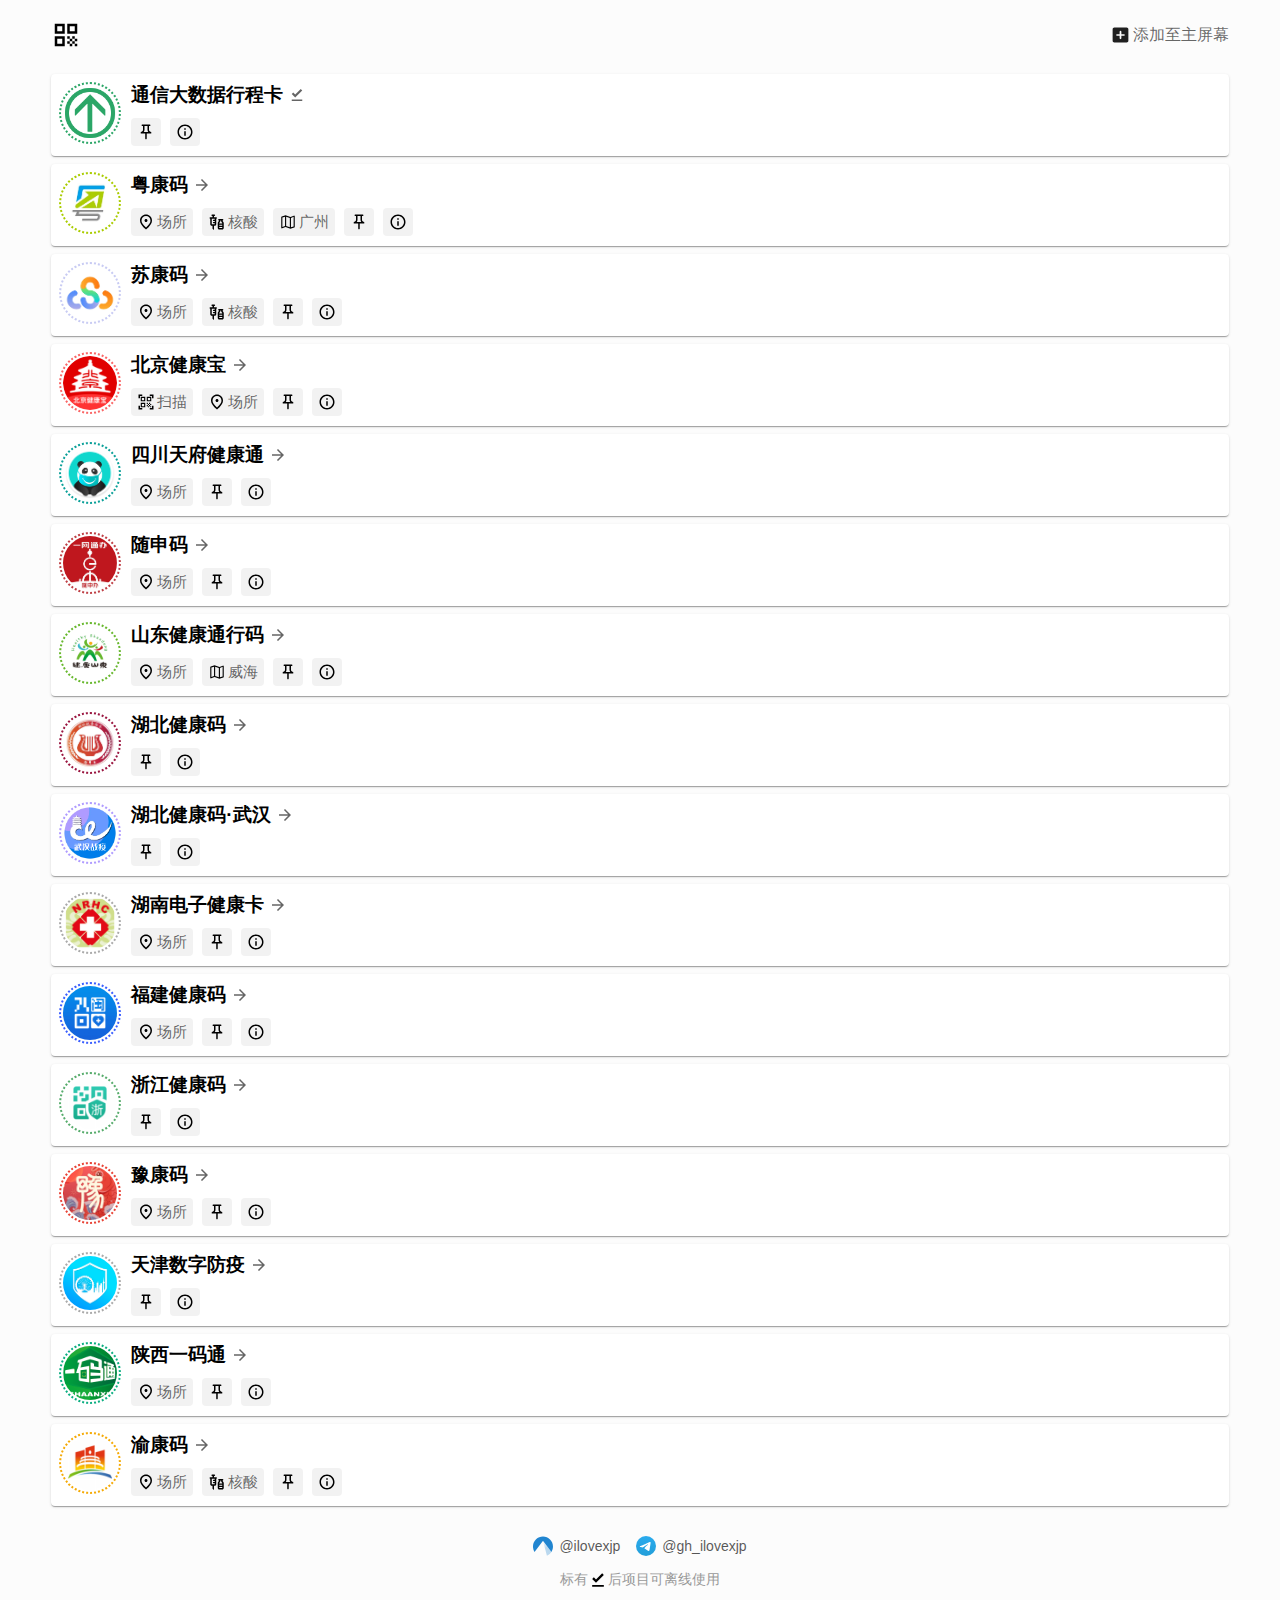
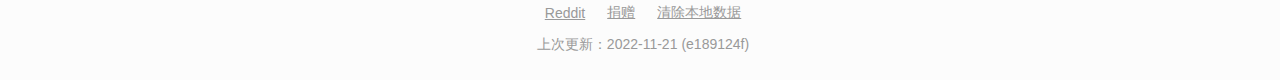
<file: index.html>
<!DOCTYPE html>
<title>健康码模拟</title>
<meta http-equiv="Content-Type" content="text/html; charset=UTF-8">
<meta name="viewport" content="width=device-width,initial-scale=1,maximum-scale=1,user-scalable=0">
<meta name="theme-color" content="#FCFCFC">
<meta name="apple-mobile-web-app-status-bar-style" content="black-translucent">
<link rel="manifest" href="manifest.json">
<link rel="icon" type="image/jpeg" href="common/images/logo.jpg">
<link rel="apple-touch-icon" sizes="512x512" href="common/images/logo.jpg">
<link rel="stylesheet" href="app.css">
<script src="app.js"></script>
<div class="header">
  <div class="page-title-container">
    <img class="page-title-icon" src="common/icons/qr_code.svg">
    <span class="page-title"></span>
  </div>
  <div class="sw-status">
  </div>
</div>
<div id="pwa-install-help" class="app-help">
  <p>添加至主屏幕后，网页将可以全屏显示。</p>
  <p>在 iOS Safari 中，先点击下方分享按钮，再点击“添加至主屏幕”。</p>
  <p>注意：若正在使用全面屏 iOS 设备，在部分带有白色背景导航栏的页面中，可能会出现设备状态栏文字变白“消失”的情况。此时可以
    <span style="text-decoration: underline;" onclick="document.querySelector('meta[name=apple-mobile-web-app-status-bar-style]').content = 'default'; alert('状态栏模式已切换，请点击分享菜单中的“添加至主屏幕”安装。');">点击这里切换状态栏样式</span>
  后再安装。此后，所有页面的状态栏颜色将会正确显示，但网页背景无法再延伸至状态栏。</p>
  <p>在 Android Chrome 中，先点击右上角菜单按钮，再点击“添加至主屏幕”。</p>
  <p>在 Android Firefox 中，先点击右上角菜单按钮，再点击“安装”。</p>
</div>
<div id="pwa-usage-help" class="app-help">
  <p>置顶项目和访问过的项目将被自动预加载，以在离线时使用。</p>
  <p>若当前并非以 https 访问，部分功能可能无法使用。</p>
  <p>若正在使用全面屏 iOS 设备，在部分带有白色背景导航栏的页面中，可能会出现设备状态栏文字变白“消失”的情况。此时请在浏览器中重新打开页面，点击页面右上角的“添加至主屏幕”，并按照指引安装。</p>
</div>
<div class="apps-list">
  <p style="text-align: center">
    如果页面无法加载，请换用较新版本的浏览器，并开启 Javascript 功能。
  </p>
</div>
<footer>
  <div class="links-list">
    <div
      class="link-wrapper"
      onclick='window.location.href="https://codeberg.org/ilovexjp/health-code-simulator"'>
      <img src="common/images/codeberg-logo.svg" /> <span>@ilovexjp</span>
    </div>
    <div
      class="link-wrapper"
      onclick='window.location.href="https://t.me/gh_ilovexjp"'>
      <img src="common/images/telegram-logo.svg" /> <span>@gh_ilovexjp</span>
    </div>
  </div>
  
  <div class="links-list links-list-help">
    <div class="link-wrapper" id="sw-help-text" style="display: none;">
      标有
      <img src="common/icons/download_done.svg">
      后项目可离线使用
    </div>
  </div>

  <div class="links-list links-list-help">
    <div class="link-wrapper">
      <a href="https://www.reddit.com/r/ILoveHealthCode/">Reddit</a>
    </div>
    <div class="link-wrapper">
      <a href="https://t.me/s/gh_ilovexjp/23">捐赠</a>
    </div>
    <div class="link-wrapper">
      <a id="clear-local-data">清除本地数据</a>
    </div>
  </div>

  <div class="links-list links-list-help">
    <div class="link-wrapper">
      <span id="last-update" onclick="updateServiceWorker(this);">上次更新：2022-11-21<span id="last-update-version"></span></span>
    </div>
  </div>
</footer>
<script>
  render();
</script>
</file>
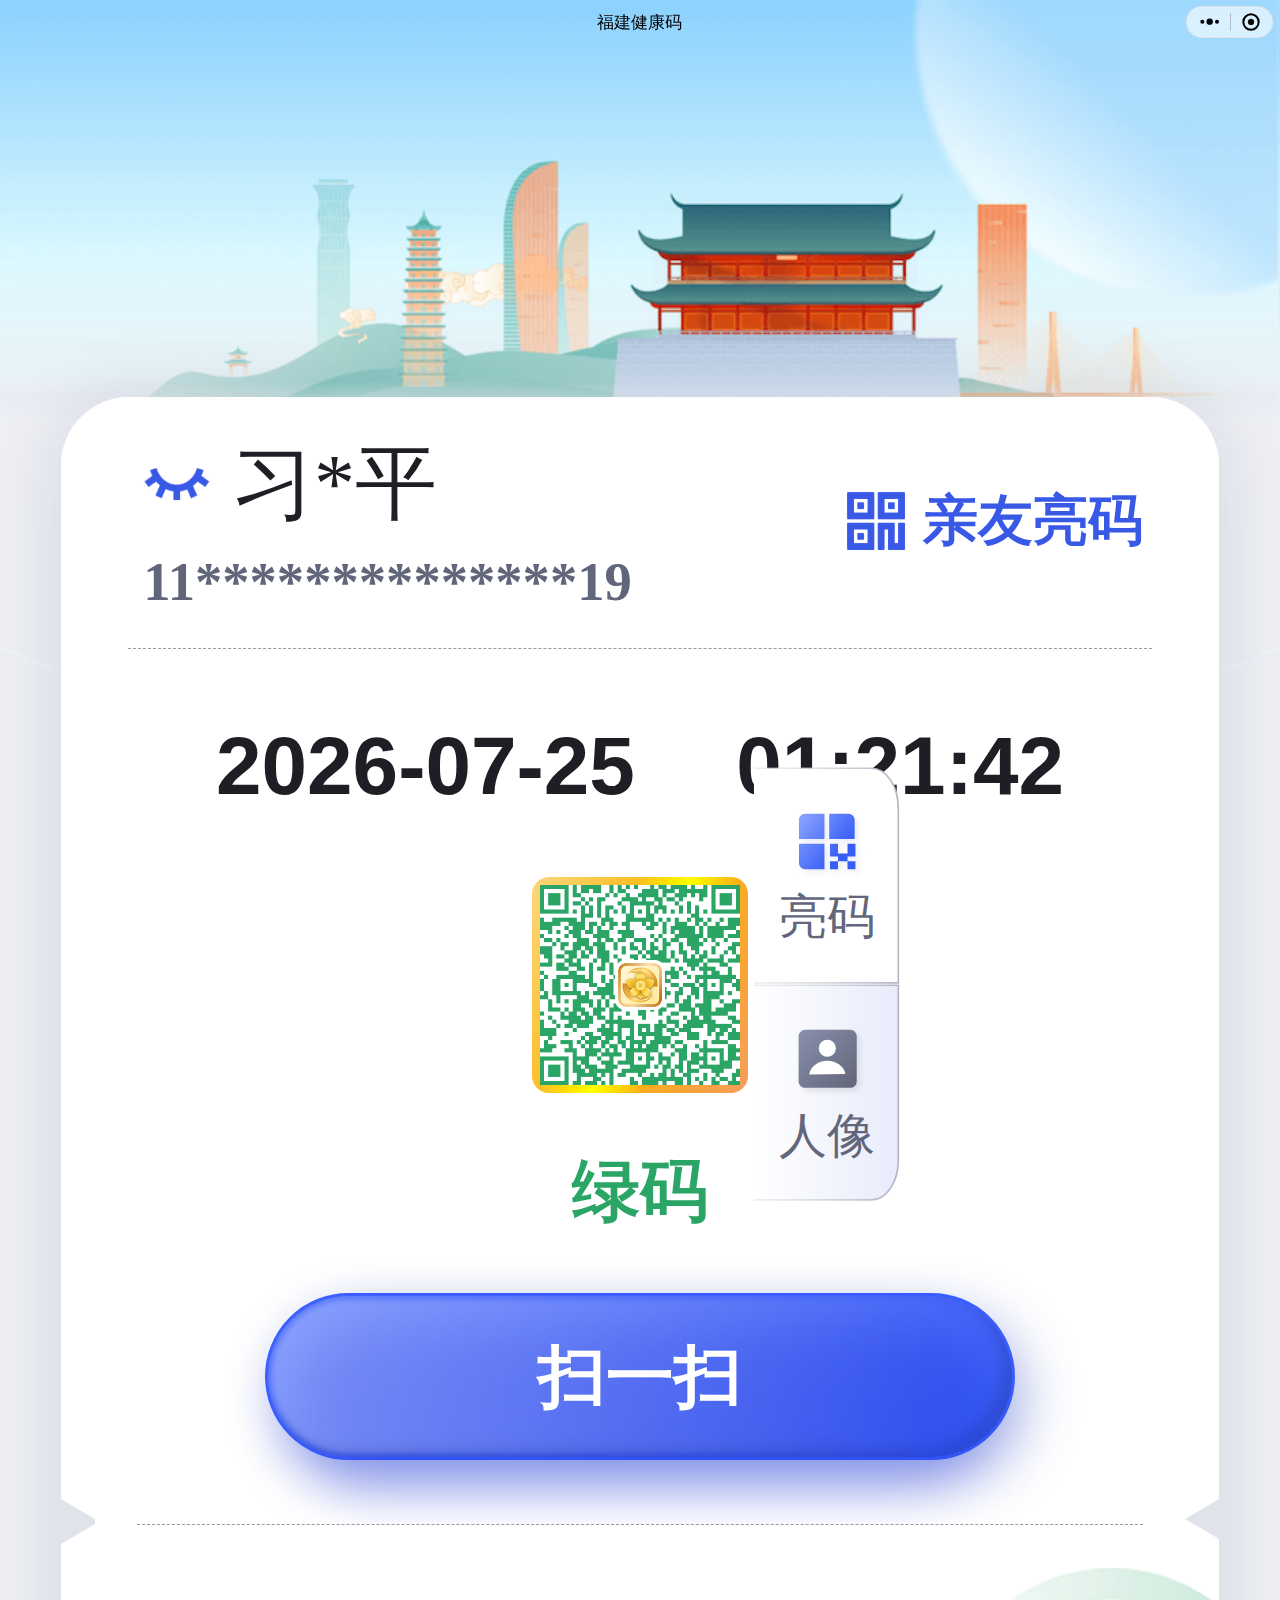
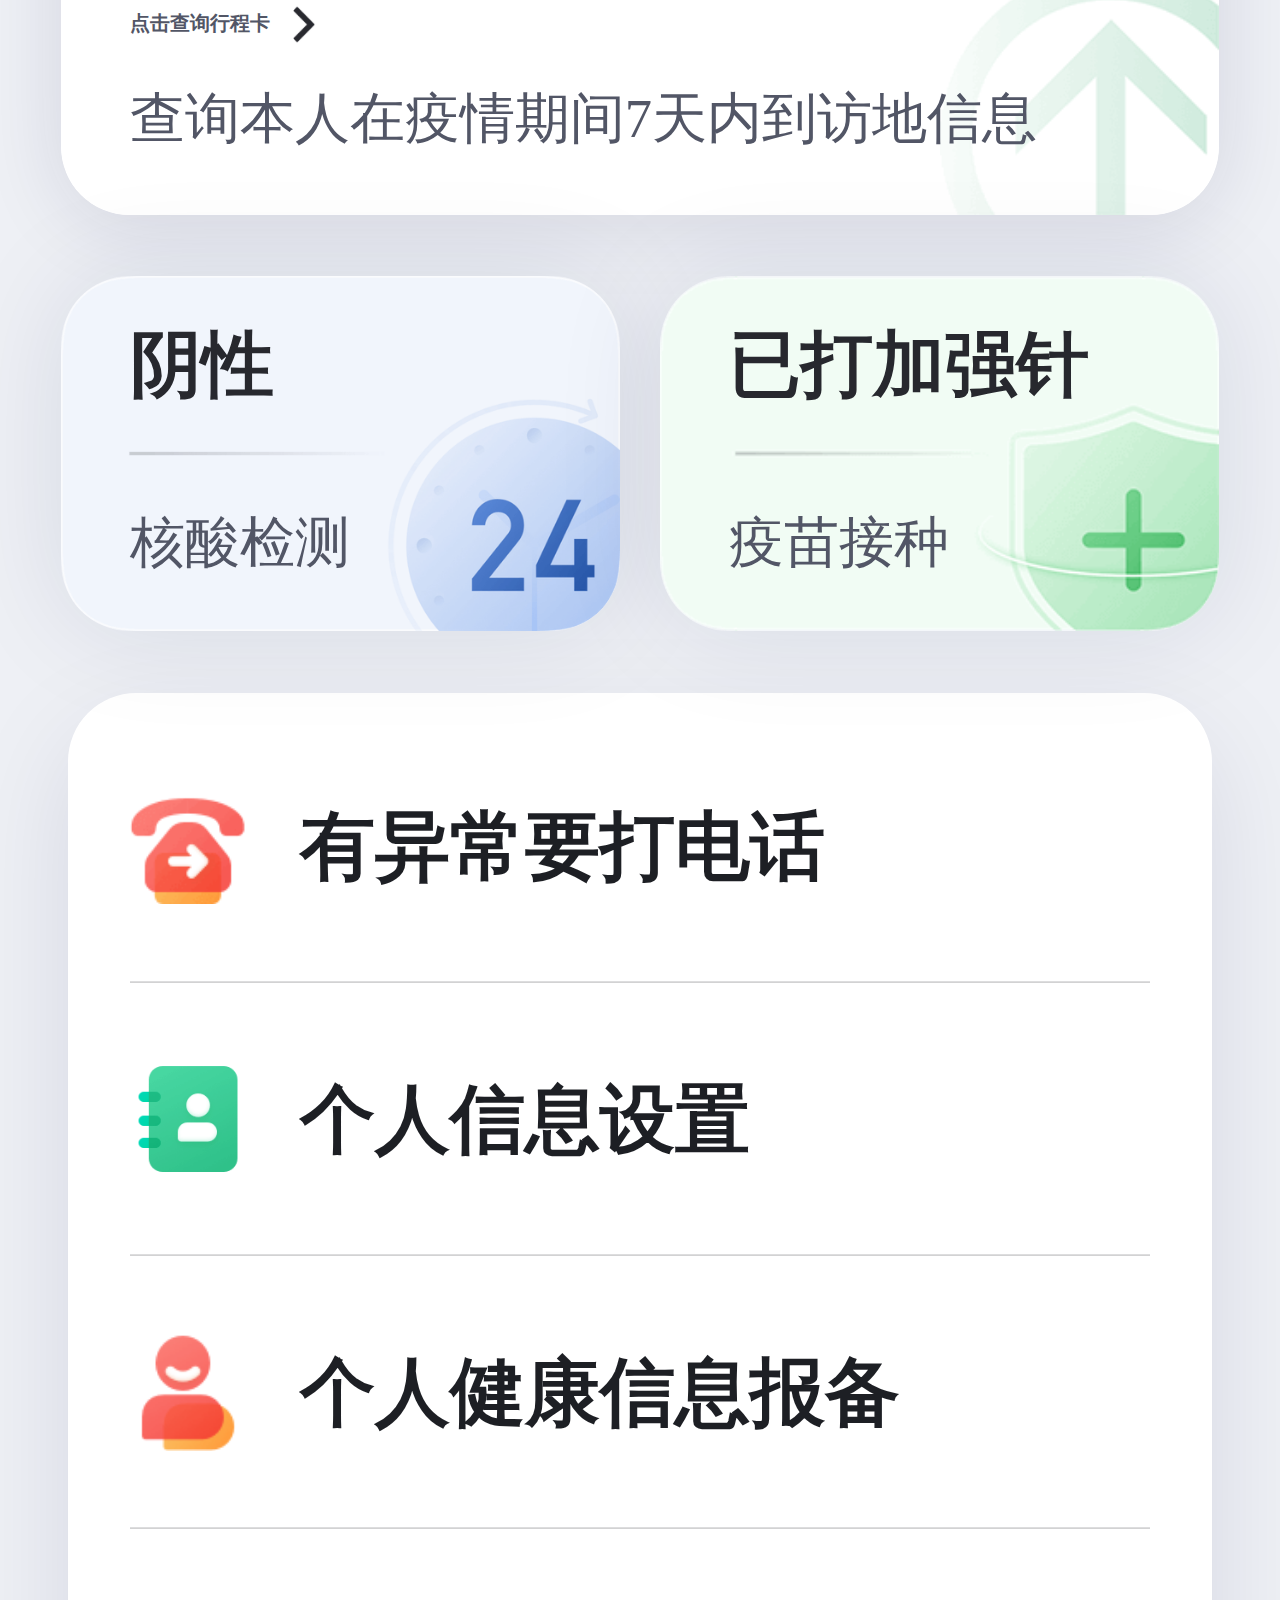
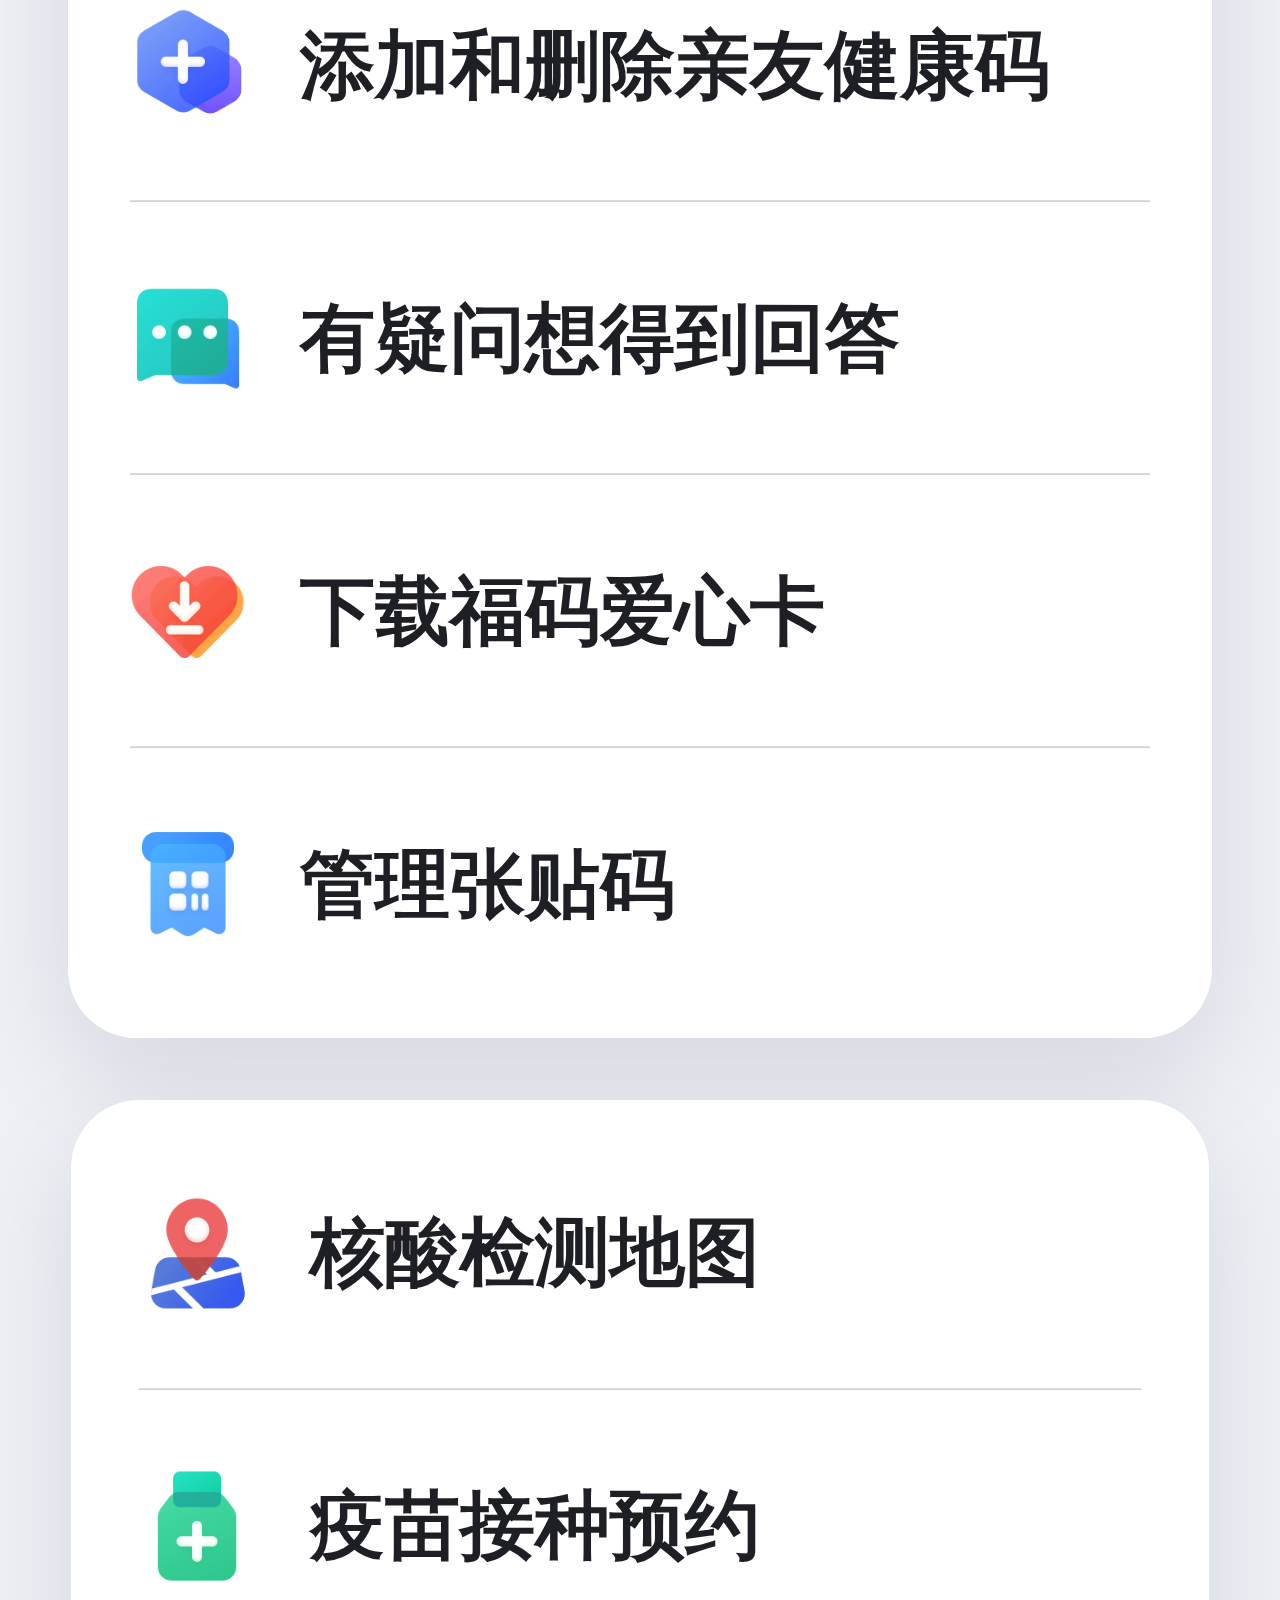
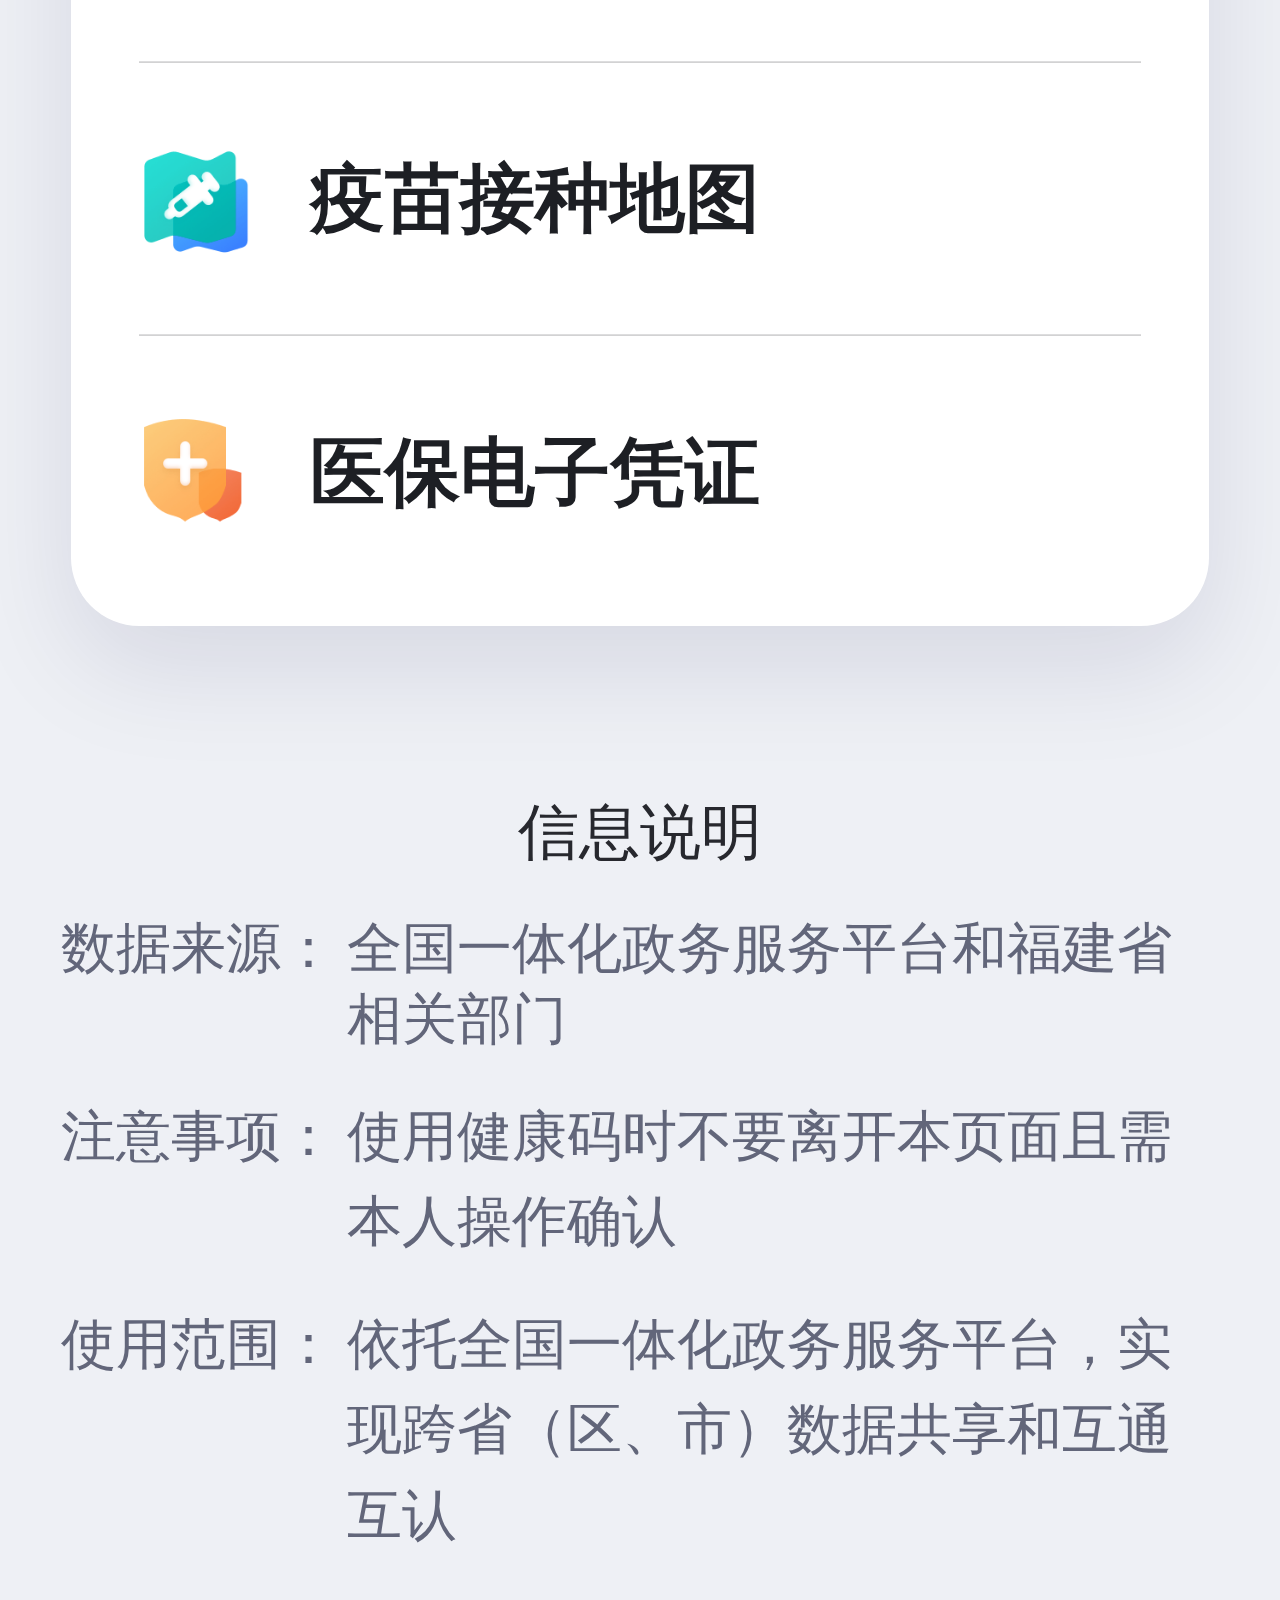
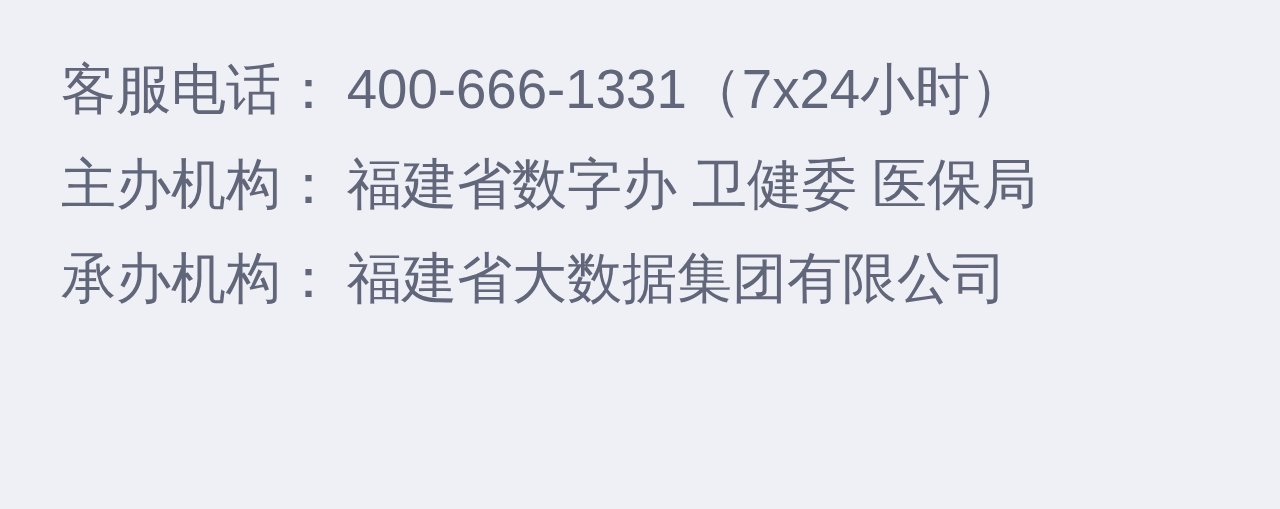
<file: fujian-hc/index.html>
<!DOCTYPE html>
<title>福建健康码</title>
<meta http-equiv="Content-Type" content="text/html;charset=UTF-8">
<meta name="viewport" content="width=device-width,height=device-height,viewport-fit=cover,initial-scale=1,maximum-scale=1,user-scalable=0">
<meta name="theme-color" content="#FFFFFF">
<meta name="apple-mobile-web-app-status-bar-style" content="black-translucent">
<link rel="manifest" href="manifest.json">
<link rel="icon" type="image/png" href="./static/jkm_logo.png">
<link rel="apple-touch-icon" sizes="360x360" href="./static/jkm_logo.png">
<link rel="stylesheet" href="app.css">
<link rel="stylesheet" href="../common/nav.css">
<script src="../common/base.js"></script>
<view class="navbar navbar--wechat">
  <view class="navbar__placeholder"></view>
  <view class="navbar__inner nav" style="color: black;">
    <view class="navbar__left">
    </view>
    <view class="navbar__center" style="font-weight: normal;">
      <text>福建健康码</text>
    </view>
    <view class="navbar__right">
    </view>
  </view>
  <div class="capsule capsule--wechat" onclick="navigateHome();">
    <svg class="capsule__menu-icon" viewBox="0 0 64 28" xmlns="http://www.w3.org/2000/svg">
      <circle cx="32" cy="14" r="9.5" />
      <circle cx="54" cy="14" r="6" />
      <circle cx="10" cy="14" r="6" />
    </svg>
    <div class="capsule__splitter"></div>
    <svg class="capsule__exit-icon" viewBox="0 0 60 60" xmlns="http://www.w3.org/2000/svg">
      <circle cx="30" cy="30" r="9" />
      <circle cx="30" cy="30" r="23" stroke-width="6" fill="transparent" />
    </svg>
  </div>
</view>
<view backgroundColor="#EEF0F5" class="type-fj-jkm:Page" style="position: absolute; top: 0;">
  <image alt="[图片]" class="type-gsd-h5-react:Image" id="id221" mode="widthFix" slot="content" src="./static/bg2@2x.png"
    style="width: 100%; height: 61.333vw; margin-top: 0vw; margin-left: 0vw; position: static; left: 0vw; top: 0vw;">
  </image>
  <view class="type-gsd-h5-react:Container" id="id69" slot="content" style="position: relative;">
    <view class="type-gsd-h5-react:Container" id="id57"
      style="width: 100%; margin-top: 0vw; padding-right: 5.333vw; padding-bottom: 1.333vw; padding-left: 5.333vw; display: none; z-index: 99; text-align: left; background: rgb(255, 255, 255); position: fixed; top: 0vw; ">
      <text class="type-gsd-h5-react:Text" id="id58"
        style="color: #1D1F24; font-size: 4.533vw; line-height: 6.933vw; text-align: center; font-family: PingFangSC-Medium; letter-spacing: 0vw;">福建健康码</text>
    </view>
    <view class="type-gsd-h5-react:Container" id="id68" style="margin-top: -30.667vw;">
      <view class="type-gsd-h5-react:Container" id="id6"
        style="margin: 0vw 4.8vw; display: flex; align-items: center; flex-direction: column; border-radius: 5.333vw; background: rgb(255, 255, 255); position: relative; overflow: hidden; box-shadow: 0vw 0.533vw 6.4vw 0vw rgba(25,24,71,0.12); filter: blur(2);">
        <view class="type-gsd-h5-react:Container" id="id24"
          style="width: 100%; height: 19.467vw; padding-right: 5.867vw; padding-left: 6.4vw; display: flex; align-items: center; flex-direction: row; border-bottom-right-radius: 4vw; border-bottom-left-radius: 4vw; background: rgb(255, 255, 255); position: relative;">
          <view class="type-gsd-h5-react:Container" id="id27"
            style="display: flex; justify-content: space-between; flex: 1;">
            <view class="type-gsd-h5-react:Container" style="display: flex; flex-direction: column; flex: auto;"
              id="masked-info-container">
              <view class="type-gsd-h5-react:Container" style="display: flex; align-items: center;">
                <image alt="[图片]" bindtap="onuuid_e0931441$tap" class="type-gsd-h5-react:Image" id="uuid_e0931441"
                  mode="scaleToFill" src="./static/close.png" onclick="toggleInfoMask(false);"
                  style="width: 5.333vw; height: 5.333vw; margin-right: 1.6vw; display: block;"></image>
                <text class="type-gsd-h5-react:Text" id="masked-name"
                  style="color: rgb(29, 31, 36); font-size: 6.4vw; line-height: 8.933vw; font-family: PingFangSC-Medium; letter-spacing: 0vw; white-space: nowrap; text-overflow: ellipsis; overflow: hidden; word-break: break-all;"></text>
              </view>
              <text class="type-gsd-h5-react:Text" id="masked-idcard"
                style="margin-top: 0.667vw; color: rgb(98, 102, 122); font-size: 4.267vw; line-height: 5.067vw; font-weight: 700; font-family: PingFangSC-Regular; letter-spacing: 0vw;"></text>
            </view>
            <view class="type-gsd-h5-react:Container" style="display: none; flex-direction: column; flex: auto;"
              id="info-container">
              <view class="type-gsd-h5-react:Container" style="display: flex; align-items: center;">
                <image alt="[图片]" bindtap="onuuid_e0931441$tap" class="type-gsd-h5-react:Image" id="uuid_e0931441"
                  mode="scaleToFill" src="./static/open.png" onclick="toggleInfoMask(true);"
                  style="width: 5.333vw; height: 5.333vw; margin-right: 1.6vw; display: block;"></image>
                <text class="type-gsd-h5-react:Text" id="name"
                  style="color: rgb(29, 31, 36); font-size: 6.4vw; line-height: 8.933vw; font-family: PingFangSC-Medium; letter-spacing: 0vw; white-space: nowrap; text-overflow: ellipsis; overflow: hidden; word-break: break-all;"></text>
              </view>
              <text class="type-gsd-h5-react:Text" id="idcard"
                style="margin-top: 0.667vw; color: rgb(98, 102, 122); font-size: 4.267vw; line-height: 5.067vw; font-weight: 700; font-family: PingFangSC-Regular; letter-spacing: 0vw;"></text>
            </view>
            <view bindtap="onid30$tap" class="type-gsd-h5-react:Container" id="id30"
              style="display: flex; justify-content: flex-end; align-items: center; flex: none;">
              <image alt="[图片]" class="type-gsd-h5-react:Image" id="uuid_1940d160" mode="scaleToFill"
                src="./static/family-btn@2x.png" style="width: 5.333vw; height: 5.333vw;"></image>
              <text class="type-gsd-h5-react:Text" id="id31"
                style="padding-left: 1.067vw; color: #3858E6; font-size: 4.267vw; line-height: 7.467vw; text-align: right; font-weight: bolder; font-family: PingFangSC-Regular; letter-spacing: 0vw;">亲友亮码</text>
            </view>
          </view>
          <view class="type-gsd-h5-react:Container" id="id35"
            style="width: 4vw; height: 4vw; display: none; border-style: none; border-radius: 50%; background: #3858E6; position: absolute; left: -2vw; top: 19.067vw;">
          </view>
          <view class="type-gsd-h5-react:Container" id="id36"
            style="width: 4vw; height: 4vw; display: none; border-radius: 50%; background: #3858E6; position: absolute; right: -2vw; top: 19.067vw;">
          </view>
        </view>
        <view bindchangePhoto="onid25$changePhoto" bindgoFirstReport="onid25$goFirstReport"
          bindgoReportAfter14days="onid25$goReportAfter14days" bindgoVerify="onid25$goVerify"
          bindgoVisitedRegion="onid25$goVisitedRegion" bindmanualRefresh="onid25$manualRefresh"
          bindpreviewOfflineCode="onid25$previewOfflineCode" bindshowReason="onid25$showReason"
          bindtoUploadPhoto="onid25$toUploadPhoto" class="type-gsd-h5-react:Container" id="id25"
          style="width: 80vw; height: 0.267vw; display: block; border-bottom: 0.133vw dashed #939AA0;"></view>
        <view class="type-gsd-h5-react:Container" id="id38"
          style="width: 100%; height: auto; border-bottom-right-radius: 5.333vw; border-bottom-left-radius: 5.333vw; overflow: hidden;">
          <view class="type-gsd-h5-react:Container" id="id39"
            style="width: 100%; display: inline-block; position: relative;">
            <!-- Begin StandardHealthCodeWrapper -->
            <view class="wa-comp-fj-jkm-StandardHealthCodeWrapper type-gsd-h5-react:Container" id="id2">
              <view class="type-gsd-h5-react:Container" id="id32">
                <view class="type-gsd-h5-react:Container" id="id11" style="padding-top: 5.333vw;">
                  <view class="wa-comp-fj-jkm-StandardHealthBaseCodeWrapper type-gsd-h5-react:Container" id="id4"
                    style="display: block;;">
                    <view class="type-gsd-h5-react:Container" id="id20" style="text-align: center;">
                      <view class="type-gsd-h5-react:Container" id="id24">
                        <view class="type-gsd-h5-react:Container" id="id52"
                          style="margin-bottom: 5.333vw; display: inline-block; color: rgb(29, 31, 36); font-size: 6.4vw; line-height: 7.733vw; font-weight: bold;"
                          title="日期、时间">
                          <text class="type-gsd-h5-react:Text" id="date" style="padding-right: 3.067vw;"></text>
                          <text class="type-gsd-h5-react:Text" id="time" style="padding-left: 3.067vw;"></text>
                        </view>
                        <view class="type-gsd-h5-react:Container" id="id29"
                          style="position: relative; height: var(--imgwidth);">
                          <view class="wa-comp-standard-city-code-BaseQrcode type-gsd-h5-react:Container" id="id1"
                            style="width: auto; margin: 0vw; display: inline-block; position: static; height: 26.667vw; z-index: 5; position: relative; transform: translateZ(1px);"
                            title="qrcode">
                            <view class="type-gsd-h5-react:Container" id="id13"
                              style="height: var(--imgwidth); width: var(--imgwidth);">
                              <view class="type-gsd-h5-react:Container" id="id6"
                                style="width: 100%; height: 100%; position: relative; display: flex; align-items: center; justify-content: center;">
                                <image alt="[图片]" binderror="onid14$error" bindload="onid14$load"
                                  class="type-gsd-h5-react:Image" id="id14" mode="scaleToFill"
                                  src="[data-uri]"
                                  style="width: 100%; height: 100%;"></image>
                                <image alt="[图片]" class="type-gsd-h5-react:Image" id="id5" mode="scaleToFill"
                                  src="./static/logo21@2x.png"
                                  style="width: 25%; height: 25%; z-index: 2; position: absolute;"></image>
                              </view>
                            </view>
                          </view>

                          <view class="type-gsd-h5-react:Container" id="uuid_c0cf3c00"
                            style="display: flex; justify-content: center; align-items: center; flex-direction: row; position: absolute; left: 0vw; right: 0vw; top: -4.267vw; bottom: -4.267vw;"
                            title="跑边">
                            <view class="horse_run_con type-gsd-h5-react:Container" id="uuid_4e457a41"
                              style="display: flex; justify-content: center; align-items: center; flex-direction: row; position: relative; box-sizing: border-box; width: calc(var(--imgwidth) + 16px); height: calc(var(--imgwidth) + 16px);">
                              <view class="type-gsd-h5-react:Container" id="uuid_770fc067"
                                style="width: calc(var(--imgwidth) + 16px); height: calc(var(--imgwidth) + 16px); padding: 1.067vw; z-index: 0; border-radius: 1.333vw; background: linear-gradient(115deg, rgba(255, 180, 0, 0.5), rgb(255, 180, 0), rgba(247, 135, 52, 0.8)); position: absolute; left: 0vw; top: 0vw; box-sizing: border-box; overflow: hidden;">
                                <view class="type-gsd-h5-react:Container" id="uuid_5ed69025"
                                  style="z-index: 2; border-radius: 1.067vw; background: rgb(255, 255, 255); position: absolute; left: 1.067vw; right: 1.067vw; top: 1.067vw; bottom: 1.067vw; transform: translateZ(1px);">
                                </view>
                                <view class="type-gsd-h5-react:Container" id="uuid_18d91490"
                                  style="width: 200%; height: 100%; z-index: 1; background: linear-gradient(115deg, rgba(0, 0, 0, 0.01), rgba(0, 0, 0, 0.01), rgba(0, 0, 0, 0.01), rgb(255, 255, 0), rgba(0, 0, 0, 0.01), rgba(0, 0, 0, 0.01), rgba(0, 0, 0, 0.01)); background-size: 50% 100% !important; position: absolute; left: 0vw; top: 0vw; animation: start-pen-frames 0.75s linear infinite;">
                                </view>
                              </view>
                            </view>
                          </view>
                          <view class="side-tabs type-gsd-h5-react:Container" id="uuid_e4323b55" title="切换人像按钮"
                            style="transform: translate(calc(var(--imgwidth) / 2 + 14px), -50%)">
                            <view bindtap="onuuid_7cb54472$tap" class="tabs-item type-gsd-h5-react:Container"
                              id="uuid_7cb54472" style="background: url(./static/TAB_UP_OFF.svg);">
                              <image alt="[图片]" class="tabs-icon type-gsd-h5-react:Image" id="uuid_0fe30019"
                                mode="scaleToFill" src="./static/QR_ON.svg">
                              </image>
                              <text class="tabs-label type-gsd-h5-react:Text" id="uuid_dd617492">亮码</text>
                            </view>
                            <view bindtap="onuuid_5fcf6006$tap" class="tabs-item type-gsd-h5-react:Container"
                              id="uuid_5fcf6006" style="background: url(./static/TAB_DOWN_ON.svg);">
                              <image alt="[图片]" class="tabs-icon type-gsd-h5-react:Image" id="uuid_a9108235"
                                mode="scaleToFill" src="./static/CAM_OFF.svg">
                              </image>
                              <text class="tabs-label type-gsd-h5-react:Text" id="uuid_242b1819">人像</text>
                            </view>
                          </view>
                        </view>
                        <view class="type-gsd-h5-react:Container" id="id30"
                          style="margin-top: 4.533vw; display: flex; justify-content: center; align-items: center; line-height: 4.8vw;"
                         >
                          <!-- <slot name="descSlot"></slot> -->
                          <view bindtap="onuuid_2eec5308$tap" class="type-gsd-h5-react:Container" id="uuid_2eec5308"
                            slot="descSlot"
                            style="display: flex; justify-content: center; align-items: center; flex-direction: row;">
                            <text class="type-gsd-h5-react:Text" id="id44"
                              style="padding-right: 0vw; padding-left: 0vw; font-size: 5.333vw; line-height: 7.467vw; font-weight: bolder;color: #2BA566;">绿码</text>
                          </view>
                        </view>
                      </view>
                    </view>
                  </view>
                </view>
              </view>
            </view>
            <!-- End StandardHealthCodeWrapper -->
          </view>
          <view class="primary-button-con type-gsd-h5-react:Container" id="id40"
            style="padding-top: 4.267vw; padding-bottom: 4.8vw; display: flex; align-items: center; flex-direction: column; border-style: none;"
           >
            <view class="wa-comp-fj-jkm-Button type-gsd-h5-react:Container type-fj-jkm:Button" id="uuid_99e59a32"
              style="width: 58.667vw; height: 13.067vw;" onclick="window.location.href = 'checkin.html';">
              <view class="btn-bg1 type-gsd-h5-react:Container" id="uuid_cb220d96"
                style="width: 100%; height: 100%; display: flex; justify-content: center; align-items: center; border: 0.267vw solid rgb(58, 94, 255); border-radius: 8.533vw; position: relative; box-shadow: 1.067vw 1.6vw 4.267vw 0 rgba(44,71,190,0.30), inset -0.8vw -0.8vw 1.067vw 0 rgba(44,71,190,0.60); filter: blur(0);">
                <view class="type-gsd-h5-react:Container" id="uuid_44fe7c67" style="z-index: 3; position: relative;">
                  <text class="type-gsd-h5-react:Text" id="uuid_e98aca79" slot="textSlot"
                    style="color: rgb(255, 255, 255); font-size: 5.333vw; line-height: 9.6vw; font-weight: 600;">扫一扫</text>
                </view>
                <view class="high-light type-gsd-h5-react:Container" id="uuid_c6960684"></view>
              </view>
            </view>
          </view>
          <view class="type-gsd-h5-react:Container" id="uuid_823e2a87"
            style="display: flex; align-items: center; flex-direction: column; border-style: none; position: relative;"
           >
            <view class="type-gsd-h5-react:Container" id="uuid_f4b50588"
              style="width: 78.667vw; height: 0.267vw; border-bottom: 0.133vw dashed rgb(147, 154, 160);"></view>
            <view bindtap="onuuid_194f0622$tap"
              class="wa-comp-fj-jkm-TravelCard type-gsd-h5-react:Container" id="uuid_194f0622"
              style="width: 100%; height: 22.667vw; padding-right: 4.267vw; padding-left: 5.333vw; display: flex; justify-content: space-between; align-items: center; flex-direction: row; border-bottom-right-radius: 5.333vw; border-bottom-left-radius: 5.333vw; background: rgb(255, 255, 255); position: relative; overflow: hidden;">
              <view class="type-gsd-h5-react:Container" id="uuid_beb0e836"
                style="width: 100%; display: flex; justify-content: space-between; align-items: center; z-index: 1; position: relative;"
                onclick="navigateToTripCard();">
                <view class="type-gsd-h5-react:Container" id="uuid_259dfd84">
                  <view class="type-gsd-h5-react:Container" id="uuid_8ba24d83"
                    style="display: flex; align-items: center; color: rgb(82, 86, 102); font-size: 5.333vw; line-height: 6.4vw; font-weight: bolder;">
                    <text class="type-gsd-h5-react:Text" id="uuid_b0d7cc24" style="font-size: 20px;">点击查询行程卡</text>
                    <image alt="[图片]" class="type-gsd-h5-react:Image" id="uuid_f0850377" mode="scaleToFill"
                      src="./static/icon-arrow-right@2x.png"
                      style="width: 4.267vw; height: 4.267vw; margin-left: 0.533vw;"></image>
                  </view>
                  <view class="type-gsd-h5-react:Container" id="uuid_280c0677" style="margin-top: 1.333vw;">
                    <text class="type-gsd-h5-react:Text" id="uuid_e574bb50"
                      style="color: rgb(82, 86, 102); font-size: 4.267vw; font-weight: 400; font-family: PingFangSC-Regular; letter-spacing: 0vw;">查询本人在疫情期间7天内到访地信息</text>
                  </view>
                </view>
              </view>
              <image alt="[图片]" class="type-gsd-h5-react:Image" id="uuid_f5ea9424" mode="scaleToFill"
                src="./static/travel-card@2x.png"
                style="width: 21.733vw; height: 19.333vw; position: absolute; right: 0vw; bottom: 0vw;"></image>
            </view>

            <view class="triangle-right type-gsd-h5-react:Container" id="uuid_c6be1741"
              style="height: 3.467vw; position: absolute; left: 0vw; top: -1.733vw;"></view>
            <view class="triangle-left type-gsd-h5-react:Container" id="uuid_cec63a89"
              style="position: absolute; right: 0vw; top: -1.733vw;"></view>
          </view>
          <view class="type-gsd-h5-react:Container" id="uuid_e7a4e889" style="display: none; border-style: none;"
           >
            <view class="type-gsd-h5-react:Container" id="uuid_62f24a90"
              style="width: 81.867vw; height: 0.133vw; display: none; border-bottom: 0.133vw dashed rgb(147, 154, 160);">
            </view>
            <view bindtap="onuuid_8e2bb990$tap" class="type-gsd-h5-react:Container" id="uuid_8e2bb990"
              style="width: auto; height: 10.667vw; margin-top: 4.4vw; padding: 0vw 4vw; display: flex; justify-content: center; align-items: center; flex-direction: row; border-radius: 5.333vw; background: rgb(235, 237, 243);">
              <image alt="[图片]" class="type-gsd-h5-react:Image" id="uuid_98428890" mode="scaleToFill"
                src="./static/family_health_code@2x.png"
                style="width: 3.733vw; height: 3.733vw; display: inline-block;"></image>
              <text class="type-gsd-h5-react:Text" id="uuid_ec6bad90"
                style="margin-right: 4.4vw; margin-left: 2.667vw; display: inline-block; color: rgb(92, 94, 102); font-size: 4.267vw; text-align: center; align-items: center; font-family: PingFangSC-Medium; letter-spacing: 0vw;">亲友健康码</text>
              <view class="type-WeApps_STD_COMP:Icon" id="uuid_4169f290" style="color: #919EAB; font-size: 1.6vw;"
                type="arrow-right"></view>
            </view>
          </view>
        </view>
      </view>
      <view class="type-gsd-h5-react:Container" id="uuid_6eefe919" style="padding-right: 4.8vw; padding-left: 4.8vw;">
        <view
          class="wa-comp-fj-jkm-NucleicAcidTestAndVaccination nucleic-vaccination-con type-gsd-h5-react:Container type-WeApps_STD_COMP:Icon"
          id="uuid_99915118"
          style="width: 100%; display: flex; justify-content: space-between; align-items: center; flex-direction: row;">
          <view bindtap="onuuid_5c181a64$tap" class="nucleic-vaccination-item type-gsd-h5-react:Container"
            id="uuid_5c181a64" style="width: 43.6vw; height: 27.733vw; padding: 0vw; position: relative;">
            <image alt="[图片]" class="status-icon type-gsd-h5-react:Image" id="uuid_0bbbf666" mode="aspectFit"
              src="./static/nucleic-24h.png" style="width: 100%; height: 100%; display: block; line-height: 0vw;">
            </image>
            <view class="type-gsd-h5-react:Container" id="uuid_61e66366"
              style="width: 100%; height: 100%; padding-right: 2.667vw; padding-left: 5.333vw; position: absolute; left: 0vw; top: 0vw;">
              <text class="type-gsd-h5-react:Text" id="uuid_ae58c966"
                style="height: 50%; display: flex; align-items: center; color: rgb(39, 40, 46); font-size: 5.6vw; font-weight: 600;">阴性</text>
              <text class="type-gsd-h5-react:Text" id="uuid_b55b1166"
                style="height: 50%; padding-right: 9.6vw; display: flex; align-items: center; color: rgb(82, 86, 102); font-size: 4.267vw; font-weight: 400;">核酸检测</text>
            </view>
          </view>
          <view bindtap="onuuid_326c8e85$tap" class="nucleic-vaccination-item type-gsd-h5-react:Container"
            id="uuid_326c8e85" style="width: 43.6vw; height: 27.733vw; padding: 0vw; position: relative;">
            <image alt="[图片]" class="status-icon type-gsd-h5-react:Image" id="uuid_2774dd30" mode="aspectFit"
              src="./static/vaccination-done.png" style="width: 100%; height: 100%; display: block; line-height: 0vw;">
            </image>
            <view class="type-gsd-h5-react:Container" id="uuid_e739c467"
              style="width: 100%; height: 100%; padding-right: 2.667vw; padding-left: 5.333vw; position: absolute; left: 0vw; top: 0vw;">
              <text class="type-gsd-h5-react:Text" id="uuid_4cf39b59"
                style="height: 50%; display: flex; align-items: center; color: rgb(39, 40, 46); font-size: 5.6vw; font-weight: 600;">已打加强针</text>
              <text class="type-gsd-h5-react:Text" id="uuid_0cc0d346"
                style="height: 50%; padding-right: 9.6vw; display: flex; align-items: center; color: rgb(82, 86, 102); font-size: 4.267vw; font-weight: 400;">疫苗接种</text>
            </view>
          </view>
        </view>
      </view>
      <view class="service-con type-gsd-h5-react:Container" id="id9"
        style="width: 89.333vw; margin: 4.8vw auto 0vw; padding: 1.333vw 4.8vw; display: block; border-radius: 5.333vw; background: rgb(255, 255, 255); box-shadow: 0vw 3.2vw 8.533vw 0vw rgba(0,13,69,0.10); filter: blur(32);">

        <view bindtap="onid15$tap" class="service-item type-gsd-h5-react:Container" id="id15-0"
          style="height: 21.333vw; display: flex; justify-content: flex-start; align-items: center; flex-direction: row;">
          <image alt="[图片]" class="type-gsd-h5-react:Image" id="id47-0" mode="scaleToFill" src="./static/menu-phone.png"
            style="width: 9.067vw; height: 9.067vw; flex-shrink: 0;"></image>
          <text class="type-gsd-h5-react:Text" id="id11-0"
            style="padding-left: 4.267vw; color: #1D1F24; font-size: 5.867vw; line-height: 5.867vw; text-align: left; font-weight: bolder; font-family: PingFangSC-Regular; letter-spacing: 0vw;">有异常要打电话</text>
          <button class="button--none type-gsd-h5-react:Button" formType="button" id="id80-0"
            style="width: 100%; height: 21.333vw; display: none; opacity: 1; border: 0vw none rgba(0, 0, 0, 0); background: transparent; position: relative;"></button>
        </view>
        <view bindtap="onid15$tap" class="service-item type-gsd-h5-react:Container" id="id15-1"
          style="height: 21.333vw; display: flex; justify-content: flex-start; align-items: center; flex-direction: row;">
          <image alt="[图片]" class="type-gsd-h5-react:Image" id="id47-1" mode="scaleToFill"
            src="./static/menu-grxxsz.png" style="width: 9.067vw; height: 9.067vw; flex-shrink: 0;"></image>
          <text class="type-gsd-h5-react:Text" id="id11-1"
            style="padding-left: 4.267vw; color: #1D1F24; font-size: 5.867vw; line-height: 5.867vw; text-align: left; font-weight: bolder; font-family: PingFangSC-Regular; letter-spacing: 0vw;">个人信息设置</text>
          <button class="button--none type-gsd-h5-react:Button" formType="button" id="id80-1"
            style="width: 100%; height: 21.333vw; display: none; opacity: 1; border: 0vw none rgba(0, 0, 0, 0); background: transparent; position: relative;"></button>
        </view>
        <view bindtap="onid15$tap" class="service-item type-gsd-h5-react:Container" id="id15-2"
          style="height: 21.333vw; display: flex; justify-content: flex-start; align-items: center; flex-direction: row;">
          <image alt="[图片]" class="type-gsd-h5-react:Image" id="id47-2" mode="scaleToFill"
            src="./static/menu-grjkxxbb.png" style="width: 9.067vw; height: 9.067vw; flex-shrink: 0;"></image>
          <text class="type-gsd-h5-react:Text" id="id11-2"
            style="padding-left: 4.267vw; color: #1D1F24; font-size: 5.867vw; line-height: 5.867vw; text-align: left; font-weight: bolder; font-family: PingFangSC-Regular; letter-spacing: 0vw;">个人健康信息报备</text>
          <button class="button--none type-gsd-h5-react:Button" formType="button" id="id80-2"
            style="width: 100%; height: 21.333vw; display: none; opacity: 1; border: 0vw none rgba(0, 0, 0, 0); background: transparent; position: relative;"></button>
        </view>
        <view bindtap="onid15$tap" class="service-item type-gsd-h5-react:Container" id="id15-3"
          style="height: 21.333vw; display: flex; justify-content: flex-start; align-items: center; flex-direction: row;">
          <image alt="[图片]" class="type-gsd-h5-react:Image" id="id47-3" mode="scaleToFill"
            src="./static/menu-gljtcyjkm.png" style="width: 9.067vw; height: 9.067vw; flex-shrink: 0;"></image>
          <text class="type-gsd-h5-react:Text" id="id11-3"
            style="padding-left: 4.267vw; color: #1D1F24; font-size: 5.867vw; line-height: 5.867vw; text-align: left; font-weight: bolder; font-family: PingFangSC-Regular; letter-spacing: 0vw;">添加和删除亲友健康码</text>
          <button class="button--none type-gsd-h5-react:Button" formType="button" id="id80-3"
            style="width: 100%; height: 21.333vw; display: none; opacity: 1; border: 0vw none rgba(0, 0, 0, 0); background: transparent; position: relative;"></button>
        </view>
        <view bindtap="onid15$tap" class="service-item type-gsd-h5-react:Container" id="id15-4"
          style="height: 21.333vw; display: flex; justify-content: flex-start; align-items: center; flex-direction: row;">
          <image alt="[图片]" class="type-gsd-h5-react:Image" id="id47-4" mode="scaleToFill" src="./static/menu-yw.png"
            style="width: 9.067vw; height: 9.067vw; flex-shrink: 0;"></image>
          <text class="type-gsd-h5-react:Text" id="id11-4"
            style="padding-left: 4.267vw; color: #1D1F24; font-size: 5.867vw; line-height: 5.867vw; text-align: left; font-weight: bolder; font-family: PingFangSC-Regular; letter-spacing: 0vw;">有疑问想得到回答</text>
          <button class="button--none type-gsd-h5-react:Button" formType="button" id="id80-4"
            style="width: 100%; height: 21.333vw; display: none; opacity: 1; border: 0vw none rgba(0, 0, 0, 0); background: transparent; position: relative;"></button>
        </view>
        <view bindtap="onid15$tap" class="service-item type-gsd-h5-react:Container" id="id15-5"
          style="height: 21.333vw; display: flex; justify-content: flex-start; align-items: center; flex-direction: row;">
          <image alt="[图片]" class="type-gsd-h5-react:Image" id="id47-5" mode="scaleToFill"
            src="./static/menu-bcjkm2.png" style="width: 9.067vw; height: 9.067vw; flex-shrink: 0;"></image>
          <text class="type-gsd-h5-react:Text" id="id11-5"
            style="padding-left: 4.267vw; color: #1D1F24; font-size: 5.867vw; line-height: 5.867vw; text-align: left; font-weight: bolder; font-family: PingFangSC-Regular; letter-spacing: 0vw;">下载福码爱心卡</text>
          <button class="button--none type-gsd-h5-react:Button" formType="button" id="id80-5"
            style="width: 100%; height: 21.333vw; display: none; opacity: 1; border: 0vw none rgba(0, 0, 0, 0); background: transparent; position: relative;"></button>
        </view>
        <view bindtap="onid15$tap" class="service-item type-gsd-h5-react:Container" id="id15-6"
          style="height: 21.333vw; display: flex; justify-content: flex-start; align-items: center; flex-direction: row;">
          <image alt="[图片]" class="type-gsd-h5-react:Image" id="id47-6" mode="scaleToFill" src="./static/menu-slztm.png"
            style="width: 9.067vw; height: 9.067vw; flex-shrink: 0;"></image>
          <text class="type-gsd-h5-react:Text" id="id11-6"
            style="padding-left: 4.267vw; color: #1D1F24; font-size: 5.867vw; line-height: 5.867vw; text-align: left; font-weight: bolder; font-family: PingFangSC-Regular; letter-spacing: 0vw;">管理张贴码</text>
          <button class="button--none type-gsd-h5-react:Button" formType="button" id="id80-6"
            style="width: 100%; height: 21.333vw; display: none; opacity: 1; border: 0vw none rgba(0, 0, 0, 0); background: transparent; position: relative;"></button>
        </view>
      </view>
      <view class="type-gsd-h5-react:Container" id="id12"
        style="width: 88.933vw; margin: 4.8vw auto; display: flex; align-items: flex-start; flex-direction: column; border-radius: 5.333vw; background: rgb(255, 255, 255); box-shadow: 0vw 3.2vw 8.533vw 0vw rgba(0,13,69,0.10); filter: blur(32);"
       >
        <text class="type-gsd-h5-react:Text" id="id48"
          style="margin-top: 4vw; margin-left: 4.8vw; display: none; color: rgb(29, 31, 36); font-size: 5.6vw; line-height: 6.4vw; font-family: PingFangSC-Medium; letter-spacing: 0vw;">热门服务</text>
        <view class="service-con type-gsd-h5-react:Container" id="id52"
          style="width: 100%; padding: 1.333vw 5.333vw; display: flex; justify-content: flex-start; align-items: center; flex-flow: column wrap;">
          <view bindtap="onid49$tap" class="service-item type-gsd-h5-react:Container" id="id49-iid49"
            style="width: 100%; height: 21.333vw; display: flex; justify-content: flex-start; align-items: center; flex-direction: row;">
            <image alt="[图片]" class="type-gsd-h5-react:Image" id="id50-iid49" mode="scaleToFill"
              src="./static/menu-hsjcdt.png" style="width: 9.067vw; height: 9.067vw;"></image>
            <text class="type-gsd-h5-react:Text" id="id51-iid49"
              style="padding-left: 4.267vw; color: #1D1F24; font-size: 5.867vw; line-height: 8.267vw; text-align: center; font-weight: bolder; font-family: PingFangSC-Regular; letter-spacing: 0vw;">核酸检测地图</text>
            <text class="type-gsd-h5-react:Text" id="id53-iid49"
              style="margin-top: -0.667vw; color: rgb(29, 31, 36); font-size: 3.733vw; line-height: 5.333vw; text-align: center; font-family: PingFangSC-Regular; letter-spacing: 0vw;"></text>
          </view>
          <view bindtap="onid49$tap" class="service-item type-gsd-h5-react:Container" id="id49-iid49"
            style="width: 100%; height: 21.333vw; display: flex; justify-content: flex-start; align-items: center; flex-direction: row;">
            <image alt="[图片]" class="type-gsd-h5-react:Image" id="id50-iid49" mode="scaleToFill"
              src="./static/menu-ymjzyy.png" style="width: 9.067vw; height: 9.067vw;"></image>
            <text class="type-gsd-h5-react:Text" id="id51-iid49"
              style="padding-left: 4.267vw; color: #1D1F24; font-size: 5.867vw; line-height: 8.267vw; text-align: center; font-weight: bolder; font-family: PingFangSC-Regular; letter-spacing: 0vw;">疫苗接种预约</text>
            <text class="type-gsd-h5-react:Text" id="id53-iid49"
              style="margin-top: -0.667vw; color: rgb(29, 31, 36); font-size: 3.733vw; line-height: 5.333vw; text-align: center; font-family: PingFangSC-Regular; letter-spacing: 0vw;"></text>
          </view>
          <view bindtap="onid49$tap" class="service-item type-gsd-h5-react:Container" id="id49-iid49"
            style="width: 100%; height: 21.333vw; display: flex; justify-content: flex-start; align-items: center; flex-direction: row;">
            <image alt="[图片]" class="type-gsd-h5-react:Image" id="id50-iid49" mode="scaleToFill"
              src="./static/menu-ymjzdt.png" style="width: 9.067vw; height: 9.067vw;"></image>
            <text class="type-gsd-h5-react:Text" id="id51-iid49"
              style="padding-left: 4.267vw; color: #1D1F24; font-size: 5.867vw; line-height: 8.267vw; text-align: center; font-weight: bolder; font-family: PingFangSC-Regular; letter-spacing: 0vw;">疫苗接种地图</text>
            <text class="type-gsd-h5-react:Text" id="id53-iid49"
              style="margin-top: -0.667vw; color: rgb(29, 31, 36); font-size: 3.733vw; line-height: 5.333vw; text-align: center; font-family: PingFangSC-Regular; letter-spacing: 0vw;"></text>
          </view>
          <view bindtap="onid49$tap" class="service-item type-gsd-h5-react:Container" id="id49-iid49"
            style="width: 100%; height: 21.333vw; display: flex; justify-content: flex-start; align-items: center; flex-direction: row;">
            <image alt="[图片]" class="type-gsd-h5-react:Image" id="id50-iid49" mode="scaleToFill"
              src="./static/menu-yldzpz.png" style="width: 9.067vw; height: 9.067vw;"></image>
            <text class="type-gsd-h5-react:Text" id="id51-iid49"
              style="padding-left: 4.267vw; color: #1D1F24; font-size: 5.867vw; line-height: 8.267vw; text-align: center; font-weight: bolder; font-family: PingFangSC-Regular; letter-spacing: 0vw;">医保电子凭证</text>
            <text class="type-gsd-h5-react:Text" id="id53-iid49"
              style="margin-top: -0.667vw; color: rgb(29, 31, 36); font-size: 3.733vw; line-height: 5.333vw; text-align: center; font-family: PingFangSC-Regular; letter-spacing: 0vw;"></text>
          </view>
        </view>
      </view>
      <view bindtap="onid67$tap" class="type-gsd-h5-react:Container" id="id67"
        style="margin-top: 12.8vw; padding-bottom: 0.133vw; text-align: left;">
        <view class="type-gsd-h5-react:Container" id="id75"
          style="display: flex; justify-content: center; align-items: center; flex-direction: row;">
          <text class="type-gsd-h5-react:Text" id="id76"
            style="color: #27282E; font-size: 4.8vw; line-height: 6.667vw; text-align: center; font-family: PingFangSC-Medium; letter-spacing: 0vw;">信息说明</text>
        </view>
        <view class="type-gsd-h5-react:Container" id="uuid_ca767008"
          style="padding-top: 2.933vw; padding-right: 4.8vw; padding-left: 4.8vw; display: flex; justify-content: flex-start; align-items: flex-start; flex-direction: row; color: rgb(98, 102, 122); font-size: 4.267vw; line-height: 5.6vw;">
          <text class="type-gsd-h5-react:Text" id="uuid_607e9298"
            style="margin-right: 0.8vw; flex-shrink: 0;">数据来源：</text>
          <text class="type-gsd-h5-react:Text" id="uuid_107ad663" style="flex: 1;">全国一体化政务服务平台和福建省相关部门</text>
        </view>
        <view class="type-gsd-h5-react:Container" id="uuid_f0035914"
          style="padding-top: 2.933vw; padding-right: 4.8vw; padding-left: 4.8vw; display: flex; justify-content: flex-start; align-items: flex-start; flex-flow: row nowrap; color: #62667A; font-size: 4.267vw; line-height: 6.667vw;">
          <text class="type-gsd-h5-react:Text" id="uuid_e9c2e716"
            style="margin-right: 0.8vw; flex-shrink: 0;">注意事项：</text>
          <text class="type-gsd-h5-react:Text" id="uuid_e9f04c16" style="display: inline;">使用健康码时不要离开本页面且需本人操作确认</text>
        </view>
        <view class="type-gsd-h5-react:Container" id="uuid_c30fe270"
          style="padding: 2.933vw 4.8vw 7.467vw; display: flex; justify-content: flex-start; align-items: flex-start; flex-flow: row nowrap; color: #62667A; font-size: 4.267vw; line-height: 6.667vw;">
          <text class="type-gsd-h5-react:Text" id="uuid_0cce6471"
            style="margin-right: 0.8vw; flex-shrink: 0;">使用范围：</text>
          <text class="type-gsd-h5-react:Text" id="uuid_27c73a71"
            style="display: inline;">依托全国一体化政务服务平台，实现跨省（区、市）数据共享和互通互认</text>
        </view>
        <view class="type-gsd-h5-react:Container" id="uuid_0c6ff114"
          style="padding-right: 4.8vw; padding-left: 4.8vw; display: flex; justify-content: flex-start; align-items: flex-start; flex-direction: row; color: #62667A; font-size: 4.267vw;">
          <text class="type-gsd-h5-react:Text" id="uuid_5c1d2714"
            style="margin-right: 0.8vw; color: rgb(98, 102, 122); flex-shrink: 0;">客服电话：</text>
          <text class="type-gsd-h5-react:Text" id="uuid_ff814e14"
            style="display: block; color: rgb(98, 102, 122); text-align: left; opacity: 1; flex: 1;">400-666-1331（7x24小时）</text>
        </view>
        <view class="type-gsd-h5-react:Container" id="uuid_369cb454"
          style="margin-bottom: 14.933vw; padding-top: 1.6vw; padding-right: 4.8vw; padding-left: 4.8vw; display: flex; justify-content: flex-start; align-items: flex-start; flex-direction: column; font-size: 4.267vw;">
          <view class="type-gsd-h5-react:Container" id="uuid_78c90b57" style="display: flex;">
            <text class="type-gsd-h5-react:Text" id="uuid_c5d49457"
              style="margin-right: 0.8vw; color: rgb(98, 102, 122); flex-shrink: 0;">主办机构：</text>
            <text class="type-gsd-h5-react:Text" id="uuid_97aa0157" style="color: rgb(98, 102, 122);">福建省数字办 卫健委
              医保局</text>
          </view>
          <view class="type-gsd-h5-react:Container" id="uuid_800f8c57" style="padding-top: 1.6vw; display: flex;">
            <text class="type-gsd-h5-react:Text" id="uuid_9a950a57"
              style="margin-right: 0.8vw; display: block; color: rgb(98, 102, 122); text-align: left; opacity: 1; flex: 1; flex-shrink: 0;">承办机构：</text>
            <text class="type-gsd-h5-react:Text" id="uuid_0583c357"
              style="color: rgb(98, 102, 122);">福建省大数据集团有限公司</text>
          </view>
        </view>
        <view class="type-gsd-h5-react:Container" id="uuid_c4c2af14"
          style="margin-bottom: 14.933vw; padding-top: 1.6vw; padding-right: 4.8vw; padding-left: 4.8vw; display: none; font-size: 4.267vw;">
          <view class="type-gsd-h5-react:Container" id="uuid_7f442742" style="width: 16.667vw; display: none;">
            <text class="type-gsd-h5-react:Text" id="uuid_c699aa15"
              style="color: rgb(98, 102, 122); font-size: 4.267vw; flex-shrink: 0;">承办机构：</text>
            <text class="type-gsd-h5-react:Text" id="uuid_83c13280"
              style="width: 16.667vw; color: rgb(98, 102, 122); font-size: 4.267vw;">承办机构：</text>
          </view>
          <view class="type-gsd-h5-react:Container" id="uuid_40f8f972" style="display: none;">
            <text class="type-gsd-h5-react:Text" id="uuid_b5b37914"
              style="display: block; color: rgb(98, 102, 122); font-size: 3.2vw; text-align: left; opacity: 1; flex: 1;">本应用由福建省数字办
              卫健委 医保局主办</text>
            <text class="type-gsd-h5-react:Text" id="uuid_39b5ae36"
              style="color: rgb(98, 102, 122); font-size: 4.267vw;">福建省大数据集团有限公司承办</text>
          </view>
        </view>
      </view>
    </view>
  </view>
</view>
<script>
  setDynamicTime("#date", 0, 10);
  setDynamicTime("#time", 11, 19);
  addStorageField("_name", "#masked-name", "名字", "习近平", presetFilters.name_preferfirstname);
  addStorageField("_name", "#name", "名字", "习近平");
  addStorageField("_idcard", "#masked-idcard", "身份证号", "110101195306153019", presetFilters.idcard());
  addStorageField("_idcard", "#idcard", "身份证号", "110101195306153019");

  function toggleInfoMask(b) {
    document.getElementById("info-container").style.display = b ? "none" : "flex";
    document.getElementById("masked-info-container").style.display = b ? "flex" : "none";
  }

  const nav_scroll = () => {
    window.addEventListener('scroll', () => {
      const percentage = Math.max(0, Math.min(window.pageYOffset / document.documentElement.clientHeight / 0.18, 1));
      document.querySelector(".nav").style.backgroundColor = `rgba(255, 255, 255, ${percentage})`;
      const color = 255 - Math.ceil(percentage * 255);
      // document.querySelector(".nav").style.color = `rgb(${color}, ${color}, ${color})`;
      document.querySelector(".nav > img") && (document.querySelector(".nav > img").style.filter = `brightness(${(1 - percentage).toFixed(1)})`);
    });
  };

  if (document.readyState === "complete" || document.readyState === "interactive") {
    setTimeout(nav_scroll, 1);
  } else {
    document.addEventListener("DOMContentLoaded", nav_scroll);
  }

  initServiceWorker("fujian-hc");
</script>
</file>
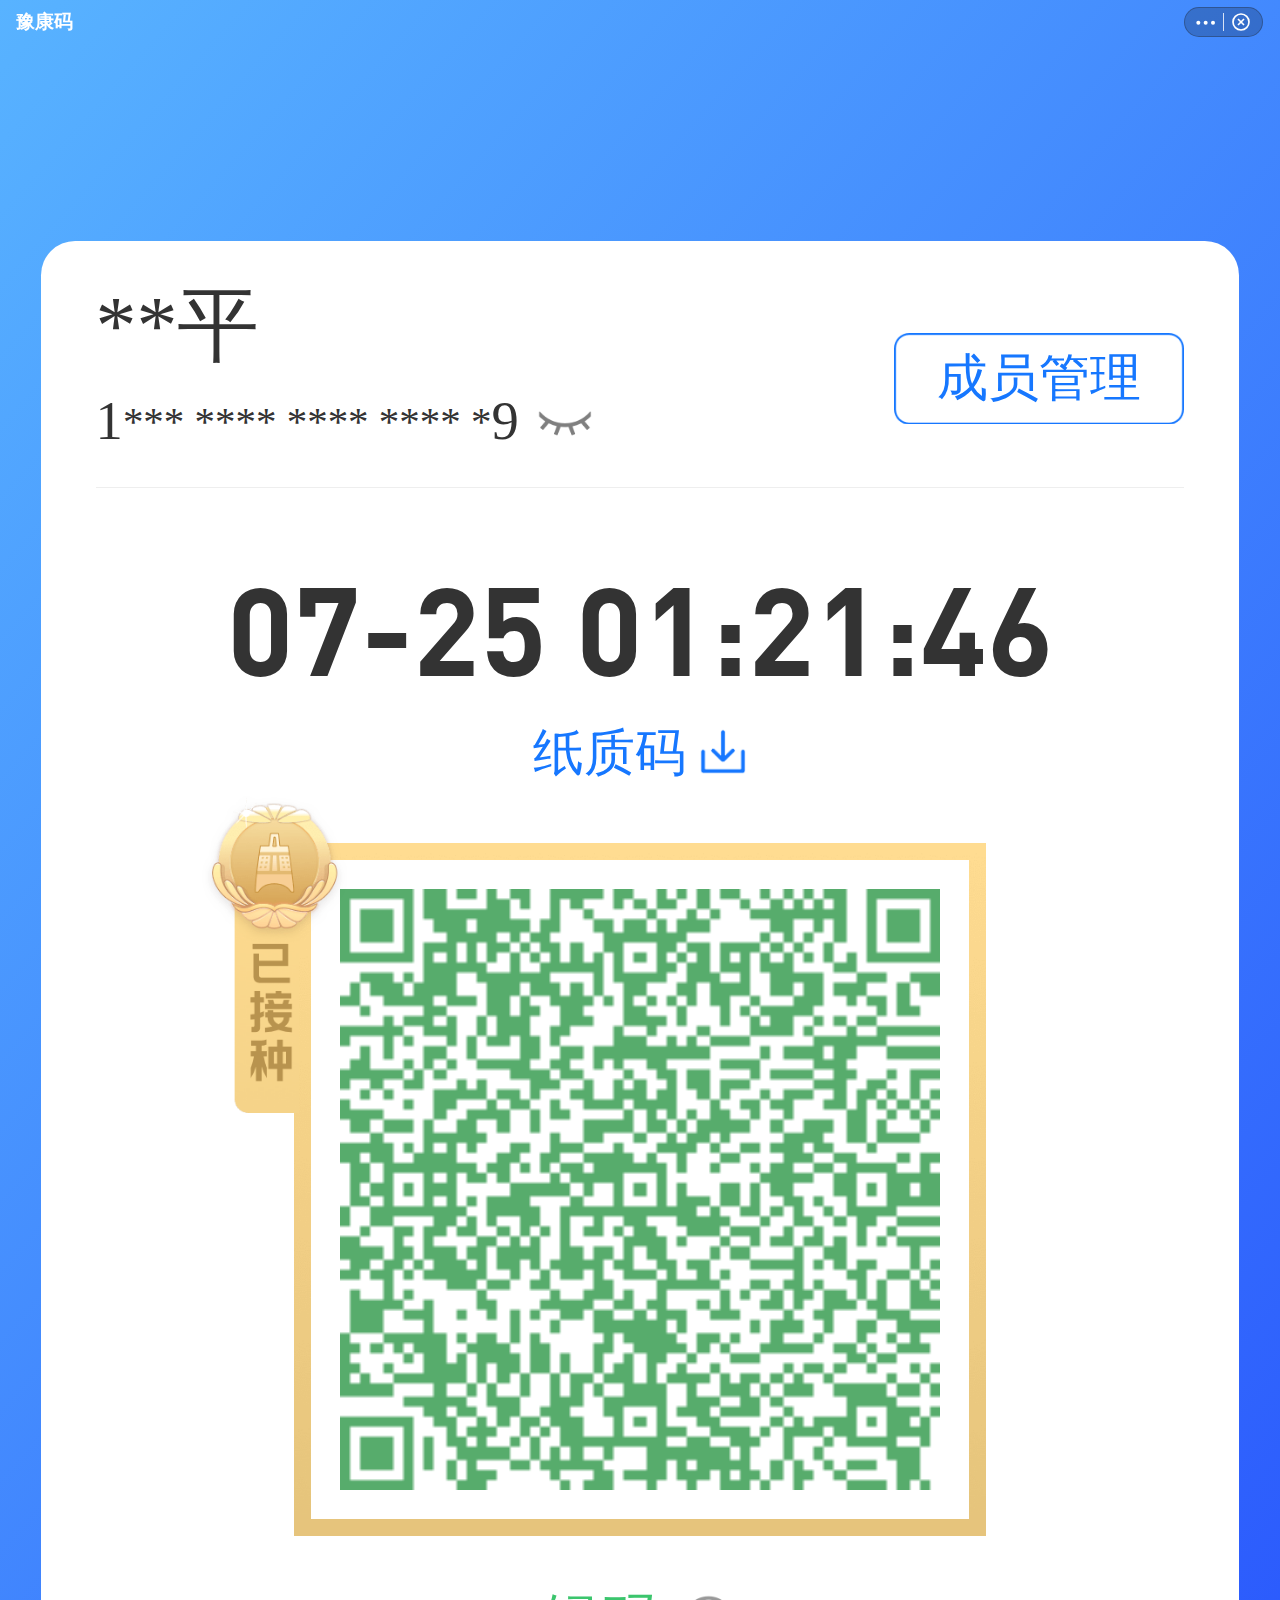
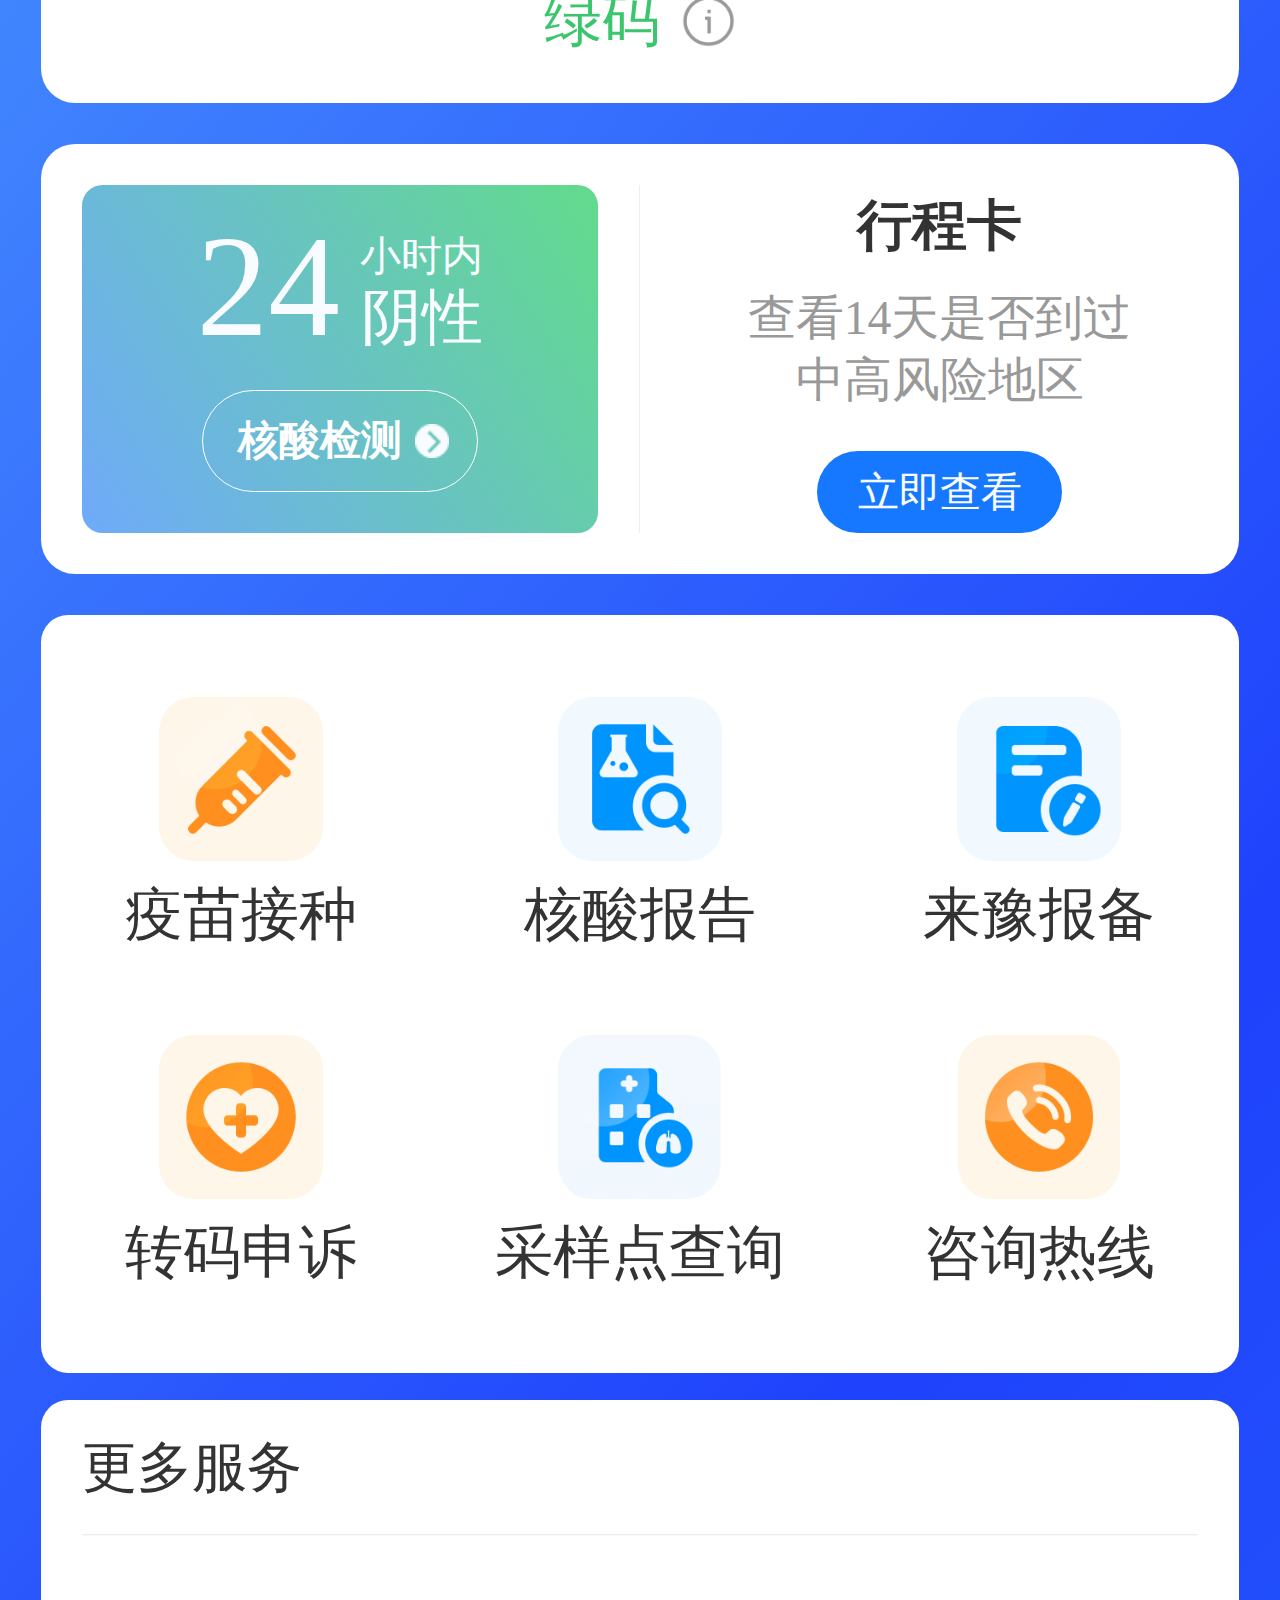
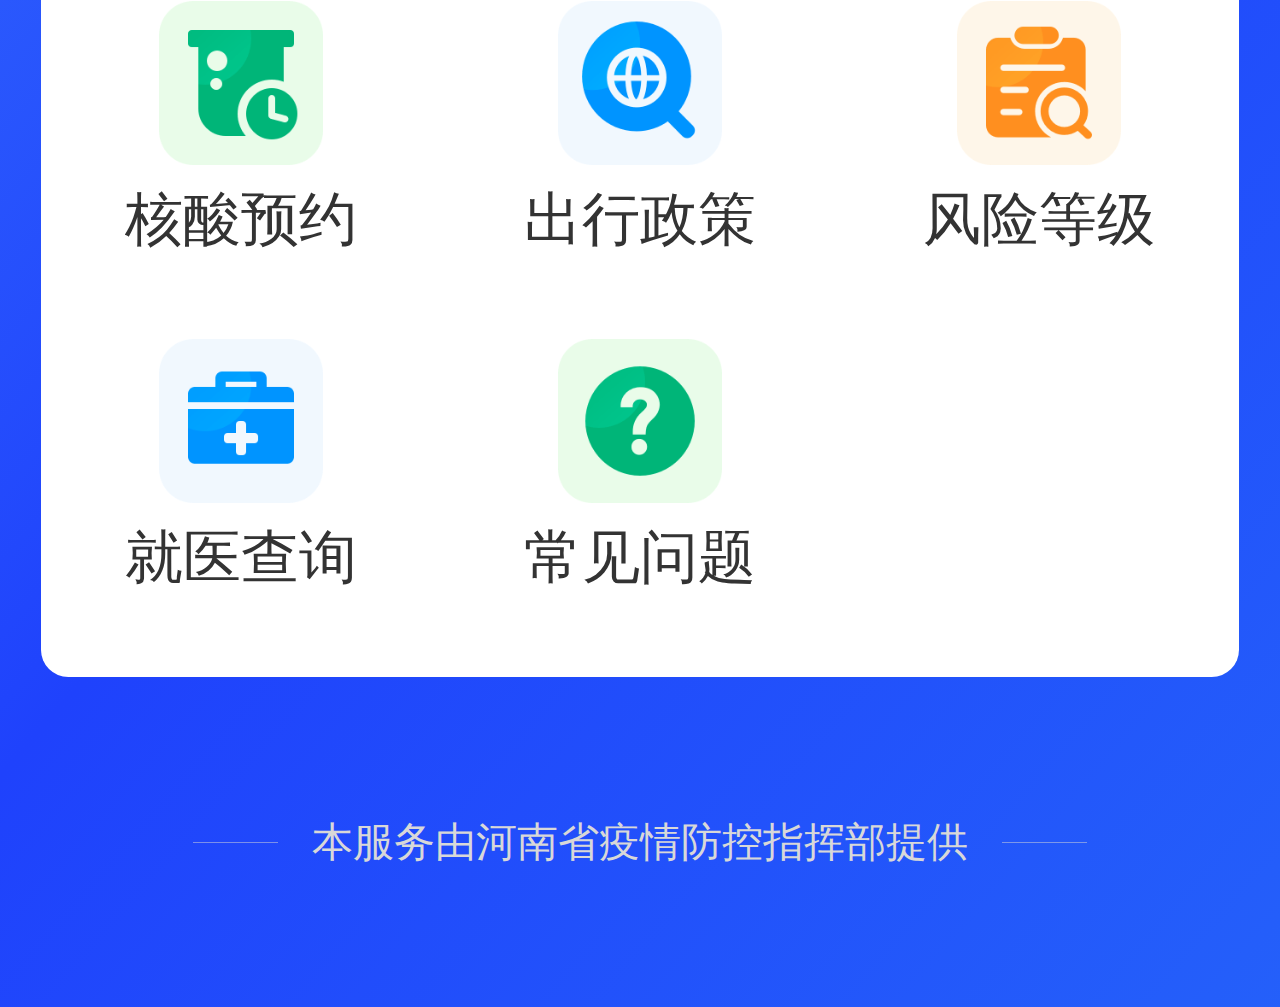
<file: henan-hc/index.html>
<!DOCTYPE html>
<title>豫康码</title>
<meta http-equiv="Content-Type" content="text/html;charset=UTF-8">
<meta name="viewport" content="width=device-width,height=device-height,viewport-fit=cover,initial-scale=1,maximum-scale=1,user-scalable=0">
<meta name="theme-color" content="#FFFFFF">
<meta name="apple-mobile-web-app-status-bar-style" content="black-translucent">
<link rel="manifest" href="manifest.json">
<link rel="icon" type="image/png" href="./static/logo.png">
<link rel="apple-touch-icon" sizes="676x676" href="./static/logo.png">

<style>
  html {
    font-size: 50px
  }

  @media only screen and (max-width:240px) {
    html {
      font-size: 32px !important
    }
  }

  @media only screen and (min-width:240px) {
    html {
      font-size: 32px !important
    }
  }

  @media only screen and (min-width:320px) {
    html {
      font-size: 42.665px !important
    }
  }

  @media only screen and (min-width:360px) {
    html {
      font-size: 48px !important
    }
  }

  @media only screen and (min-width:375px) {
    html {
      font-size: 50px !important
    }
  }

  @media only screen and (min-width:384px) {
    html {
      font-size: 51.2px !important
    }
  }

  @media only screen and (min-width:390px) {
    html {
      font-size: 52px !important
    }
  }

  @media only screen and (min-width:400px) {
    html {
      font-size: 53.33px !important
    }
  }

  @media only screen and (min-width:411px) {
    html {
      font-size: 54.8px !important
    }
  }

  @media only screen and (min-width:412px) {
    html {
      font-size: 54.935px !important
    }
  }

  @media only screen and (min-width:414px) {
    html {
      font-size: 55.2px !important
    }
  }

  @media only screen and (min-width:428px) {
    html {
      font-size: 57.1px !important
    }
  }

  @media only screen and (min-width:480px) {
    html {
      font-size: 64px !important
    }
  }

  @media only screen and (min-width:600px) {
    html {
      font-size: 80px !important
    }
  }

  @media only screen and (min-width:640px) {
    html {
      font-size: 85.33px !important
    }
  }

  @media only screen and (min-width:720px) {
    html {
      font-size: 96px !important
    }
  }

  @media only screen and (min-width:733px) {
    html {
      font-size: 97.73px !important
    }
  }

  @media only screen and (min-width:768px) {
    html {
      font-size: 102.4px !important
    }
  }

  @media only screen and (min-width:1024px) {
    html {
      font-size: 136.53px !important
    }
  }

  @media only screen and (min-width:1080px) {
    html {
      font-size: 144px !important
    }
  }

  @media only screen and (min-width:1280px) {
    html {
      font-size: 170.67px !important
    }
  }
</style>
<link href="./static/common.deed9a9a.css" rel="stylesheet">
<link href="./static/code.fdf7167f.css" rel="stylesheet">
<link href="../common/nav.css" rel="stylesheet">
<script src="../common/base.js"></script>
<div id="app">
  <div class="page-green___2ThI9" style="padding-top: 88px;">
    <div class="navbar navbar--alipay-alternative" style="display: fixed;">
      <div class="navbar__inner">
        <div class="navbar__title">
          豫康码
        </div>
        <div class="capsule capsule--alipay capsule--alternative" onclick="navigateHome();">
          <svg class="capsule__menu-icon" viewBox="0 0 64 28" xmlns="http://www.w3.org/2000/svg">
            <circle cx="32" cy="14" r="6" />
            <circle cx="54" cy="14" r="6" />
            <circle cx="10" cy="14" r="6" />
          </svg>
          <div class="capsule__splitter"></div>
          <svg class="capsule__exit-icon" viewBox="0 0 60 60" xmlns="http://www.w3.org/2000/svg">
            <line x1="21" y1="21" x2="39" y2="39" stroke-width="5" />
            <line x1="39" y1="21" x2="21" y2="39" stroke-width="5" />
            <circle cx="30" cy="30" r="24" stroke-width="5" fill="transparent" />
          </svg>
        </div>
      </div>
    </div>
    <div class="main-container___1b3g8">
      <div class="mainContent">
        <div class="qrcodeContainer">
          <div class="card-container" data-aspm="c43622">
            <div id="masked-info">
              <div class="name-wrap">
                <div class="text" id="masked-name">**平</div>
              </div>
              <div class="id-wrap">
                <div class="text" id="masked-idcard"></div>
                <div class="eye-close" onclick="toggleMask(false);"></div>
              </div>
            </div>
            <div id="info" style="display: none;">
              <div class="name-wrap">
                <div class="text" id="name"></div>
              </div>
              <div class="id-wrap">
                <div class="text id-unmasked" id="idcard"></div>
                <div class="eye-open" onclick="toggleMask(true);"></div>
              </div>
            </div>
            <div class="qrcode-btns">
              <div class="btn-item">成员管理</div>
            </div>
          </div>
          <div class="qrcode">
            <div>
              <div class="refresh-time-large">
                <div class="refresh-time">11-08 16:56:54</div>
              </div>
            </div>
            <div class="download"><span
                class="download-text">纸质码</span><img class="download-icon"
                src="./static/A5SeORrczUVUAAAAAAAAAAAAAARQnAQ.png" alt="">
            </div>
            <div class="adm-center-popup adm-modal offline-container" style="display: none; pointer-events: none;">
              <div class="adm-mask adm-center-popup-mask"
                style="background: rgba(0, 0, 0, 0.55); opacity: 0; display: none;">
                <div class="adm-mask-aria-button" role="button" aria-label="背景蒙层"></div>
                <div class="adm-mask-content"></div>
              </div>
              <div class="adm-center-popup-wrap">
                <div style="opacity: 0; transform: scale(0.8);"><a class="adm-center-popup-close adm-plain-anchor"><svg
                      width="1em" height="1em" viewBox="0 0 48 48" xmlns="http://www.w3.org/2000/svg"
                      xmlns:xlink="http://www.w3.org/1999/xlink" class="antd-mobile-icon"
                      style="vertical-align: -0.125em;">
                      <g id="CloseOutline-CloseOutline" stroke="none" stroke-width="1" fill="none" fill-rule="evenodd">
                        <g id="CloseOutline-编组">
                          <rect id="CloseOutline-矩形" fill="#FFFFFF" opacity="0" x="0" y="0" width="48" height="48">
                          </rect>
                          <path
                            d="M10.6085104,8.11754663 L24.1768397,21.8195031 L24.1768397,21.8195031 L37.7443031,8.1175556 C37.8194278,8.04168616 37.9217669,7.999 38.0285372,7.999 L41.1040268,7.999 C41.3249407,7.999 41.5040268,8.1780861 41.5040268,8.399 C41.5040268,8.50440471 41.4624226,8.60554929 41.3882578,8.68044752 L26.2773302,23.9408235 L26.2773302,23.9408235 L41.5021975,39.3175645 C41.65763,39.4745475 41.6563731,39.7278104 41.4993901,39.8832429 C41.4244929,39.9574004 41.3233534,39.999 41.2179546,39.999 L38.1434012,39.999 C38.0366291,39.999 37.9342885,39.9563124 37.8591634,39.8804408 L24.1768397,26.0621438 L24.1768397,26.0621438 L10.4936501,39.8804497 C10.4185257,39.9563159 10.3161889,39.999 10.2094212,39.999 L7.13584526,39.999 C6.91493136,39.999 6.73584526,39.8199139 6.73584526,39.599 C6.73584526,39.4936017 6.77744443,39.3924627 6.85160121,39.3175656 L22.0763492,23.9408235 L22.0763492,23.9408235 L6.96554081,8.68044639 C6.81010226,8.52346929 6.81134951,8.27020637 6.9683266,8.11476782 C7.04322474,8.04060377 7.14436883,7.999 7.24977299,7.999 L10.3242852,7.999 C10.4310511,7.999 10.5333863,8.04168267 10.6085104,8.11754663 Z"
                            id="CloseOutline-路径" fill="currentColor" fill-rule="nonzero"></path>
                        </g>
                      </g>
                    </svg></a>
                  <div class="adm-center-popup-body adm-modal-body">
                    <div class="adm-modal-content"><canvas class="content" width="702" height="988"></canvas></div>
                    <div class="adm-space adm-space-block adm-space-vertical adm-modal-footer">
                      <div class="adm-space-item"><button type="button"
                          class="adm-button adm-button-primary adm-button-block adm-button-fill-none adm-button-shape-default adm-modal-button"><span>保存到相册</span></button>
                      </div>
                    </div>
                  </div>
                </div>
              </div>
            </div>
            <div class="qrcode-img withGoldenBorder" onclick="window.location.href = 'checkin.html';"
             ><img class="qrcodeImg-img q-img"
                src="[data-uri]">
            </div>
          </div>
          <div class="qrcode-tip green">
            <div class="qrcode-tip-title" style="color: rgb(59, 197, 109);">绿码</div><img class="qrcode-tip-icon"
              src="./static/Apbe5QbKkU14AAAAAAAAAAAAAARQnAQ.png">
          </div>
        </div>
      </div>
      <div class="head-services-container" data-aspm="c121268">
        <div class="head-services">
          <div class="head-services-item">
            <div class="head-service-acid" data-acid="green">
              <div class="head-service-acid-result">
                <div class="head-service-acid-time">24</div>
                <div class="head-service-acid-info"><span class="head-service-acid-desc">小时内</span><span
                    class="head-service-acid-result2">阴性</span></div>
              </div>
              <div class="head-service-acid-btn"><span
                  class="head-service-acid-btn-text">核酸检测</span><img class="head-service-acid-btn-icon"
                  src="./static/Acb_AQbrUPVAAAAAAAAAAAAAAARQnAQ.png"></div>
            </div>
          </div>
          <div class="head-services-item">
            <div class="head-services-item-title">行程卡</div>
            <div class="head-services-item-subtitle head-services-item-subtitle-travel">查看14天是否到过中高风险地区</div>
            <div class="head-services-item-btn" onclick="navigateToTripCard();">立即查看</div>
          </div>
        </div>
      </div>
      <div class="about-service" data-aspm="c104577">
        <div class="service-container">
          <div class="service-list"
           ><img class="service-icon ignore-t2"
              src="./static/AoNGFRZnWseQAAAAAAAAAAAAAARQnAQ.png" alt="">
            <div class="service-content">
              <div class="service-title">疫苗接种</div>
            </div>
          </div>
          <div class="service-list"
           ><img class="service-icon ignore-t2"
              src="./static/AAE0_Q5LBeuoAAAAAAAAAAAAAARQnAQ.png" alt="">
            <div class="service-content">
              <div class="service-title">核酸报告</div>
            </div>
          </div>
          <div class="service-list"
           ><img class="service-icon ignore-t2"
              src="./static/A1k4zRovE_bUAAAAAAAAAAAAAARQnAQ.png" alt="">
            <div class="service-content">
              <div class="service-title">来豫报备</div>
            </div>
          </div>
          <div class="service-list"
           ><img class="service-icon ignore-t2"
              src="./static/AvuV2SpriSJ4AAAAAAAAAAAAAARQnAQ.png" alt="">
            <div class="service-content">
              <div class="service-title">转码申诉</div>
            </div>
          </div>
          <div class="service-list"
           ><img class="service-icon ignore-t2"
              src="./static/Ae4rkQItFlVsAAAAAAAAAAAAAARQnAQ.png" alt="">
            <div class="service-content">
              <div class="service-title">采样点查询</div>
            </div>
          </div>
          <div class="service-list"
           ><img class="service-icon ignore-t2"
              src="./static/APpLHR6uoJVYAAAAAAAAAAAAAARQnAQ.png" alt="">
            <div class="service-content">
              <div class="service-title">咨询热线</div>
            </div>
          </div>
        </div>
      </div>
      <div class="more-service" data-aspm="c106158">
        <p class="service-header">更多服务</p>
        <div class="service-container">
          <div class="service-list"
           ><img class="service-icon ignore-t2"
              src="./static/AJd-0Sb3G_ikAAAAAAAAAAAAAARQnAQ.png" alt="">
            <div class="service-content">
              <div class="service-title">核酸预约</div>
            </div>
          </div>
          <div class="service-list"
           ><img class="service-icon ignore-t2"
              src="./static/A2S3dTIou2YsAAAAAAAAAAAAAARQnAQ.png" alt="">
            <div class="service-content">
              <div class="service-title">出行政策</div>
            </div>
          </div>
          <div class="service-list"
           ><img class="service-icon ignore-t2"
              src="./static/Ao83ZRZGfQNMAAAAAAAAAAAAAARQnAQ.png" alt="">
            <div class="service-content">
              <div class="service-title">风险等级</div>
            </div>
          </div>
          <div class="service-list"
           ><img class="service-icon ignore-t2"
              src="./static/A_K4HToyDDUUAAAAAAAAAAAAAARQnAQ.png" alt="">
            <div class="service-content">
              <div class="service-title">就医查询</div>
            </div>
          </div>
          <div class="service-list"
           ><img class="service-icon ignore-t2"
              src="./static/A5dkJQJC1ie4AAAAAAAAAAAAAARQnAQ.png" alt="">
            <div class="service-content">
              <div class="service-title">常见问题</div>
            </div>
          </div>
        </div>
      </div>
      <div class="footer-wrap">
        <div class="service-provider">本服务由河南省疫情防控指挥部提供</div>
      </div>
    </div>
  </div>
</div>
<div class="adm-px-tester" style="--size:10;"></div>
<div class="adm-px-tester"></div>

<script>
  setDynamicTime(".refresh-time", 5, 19);

  function toggleMask(t) {
    document.getElementById("masked-info").style.display = t ? "block" : "none";
    document.getElementById("info").style.display = t ? "none" : "block";
  }

  addStorageField("_name", "#masked-name", "名字", "习近平", presetFilters.lastcharonly);
  addStorageField("_name", "#name", "名字", "习近平");
  addStorageField("_idcard", "#masked-idcard", "身份证号", "110101195306153019", (s) => 
      `<div class="id-unmasked">${s[0]}</div><div class="id-masked">*** **** **** **** *</div><div class="id-unmasked">${s.slice(-1)}</div>`);
  addStorageField("_idcard", "#idcard", "身份证号", "110101195306153019");

  const nav_scroll = () => {
    window.addEventListener('scroll', () => {
      const scroll_percentage = window.pageYOffset / document.documentElement.clientHeight;
      if (scroll_percentage > 0.25) {
        document.querySelector(".navbar").classList.remove("navbar--alipay-alternative");
        document.querySelector(".navbar").classList.add("navbar--alipay");
        document.querySelector(".capsule").classList.remove("capsule--alternative");
      } else if (scroll_percentage < 0.18) {
        document.querySelector(".navbar").classList.add("navbar--alipay-alternative");
        document.querySelector(".navbar").classList.remove("navbar--alipay");
        document.querySelector(".capsule").classList.add("capsule--alternative");
      }
    });
  };

  if (document.readyState === "complete" || document.readyState === "interactive") {
    setTimeout(nav_scroll, 1);
  } else {
    document.addEventListener("DOMContentLoaded", nav_scroll);
  }

  initServiceWorker("henan-hc");
</script>
</file>
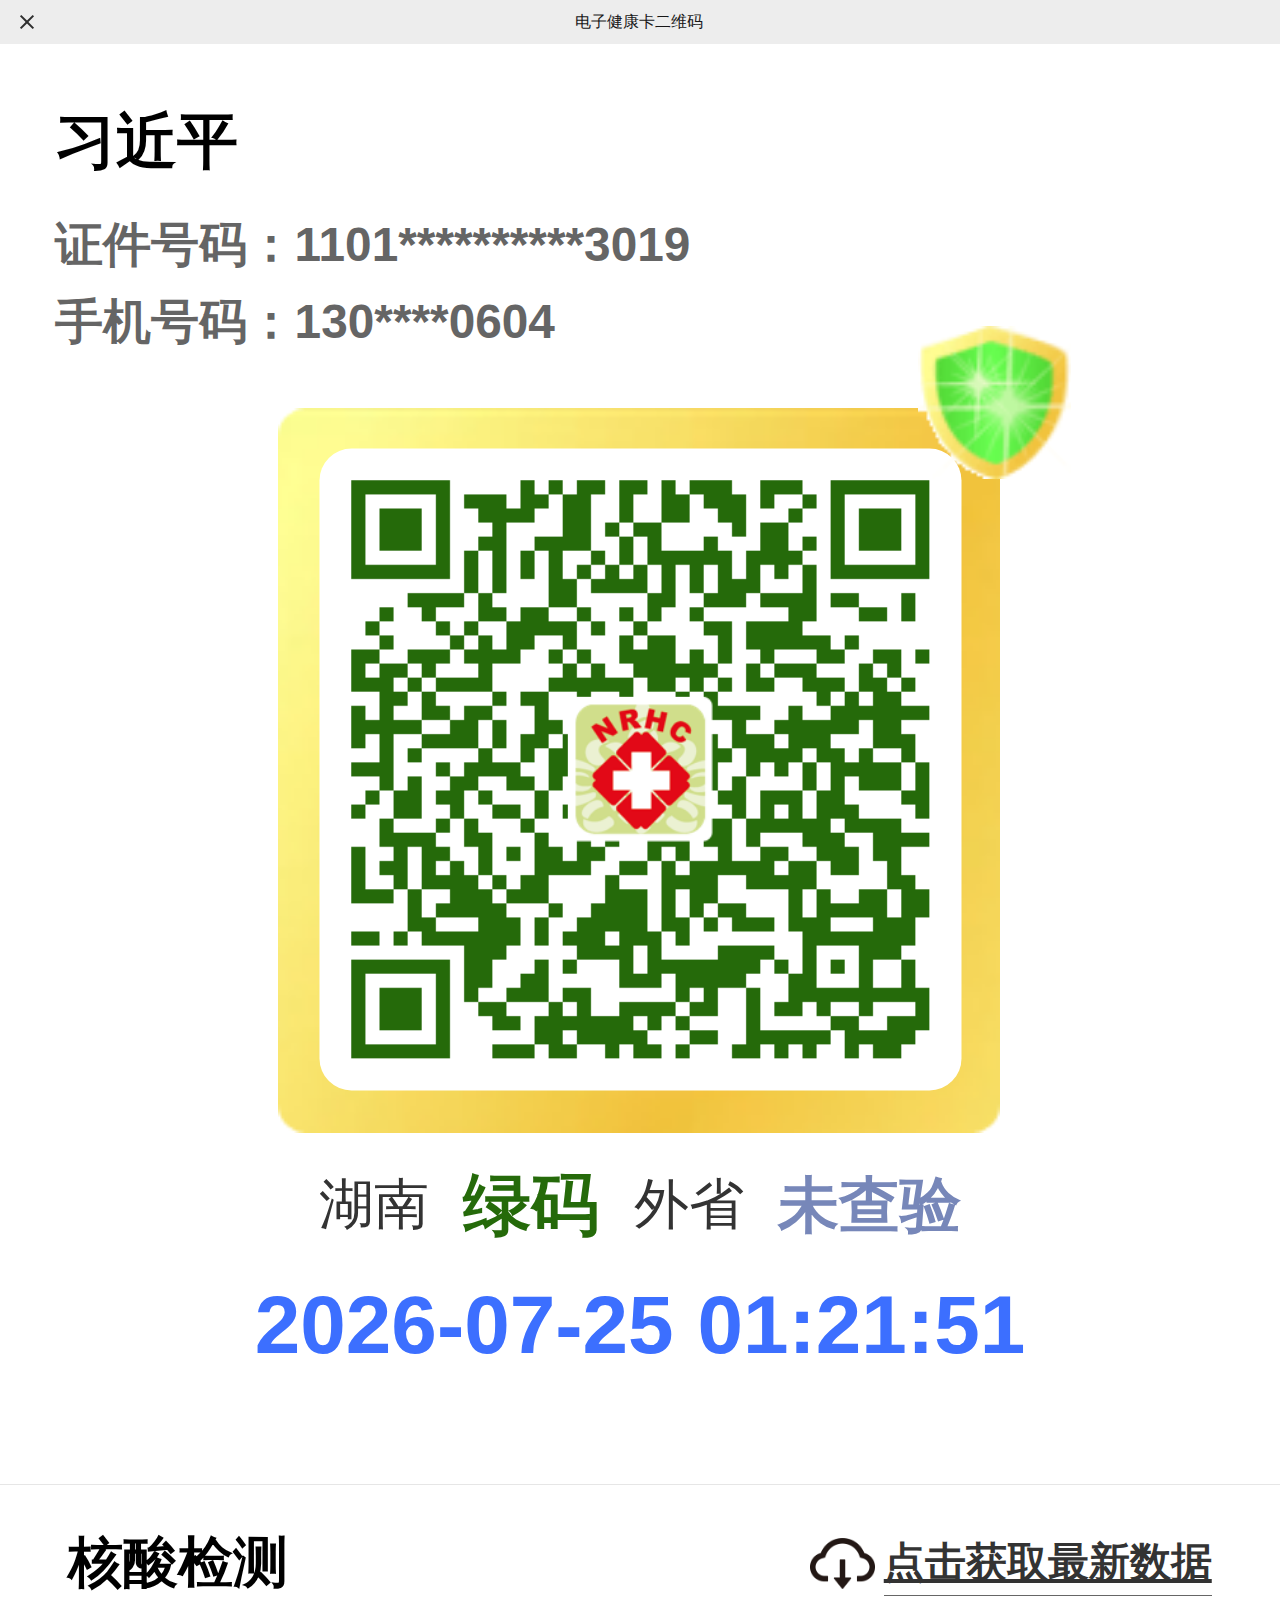
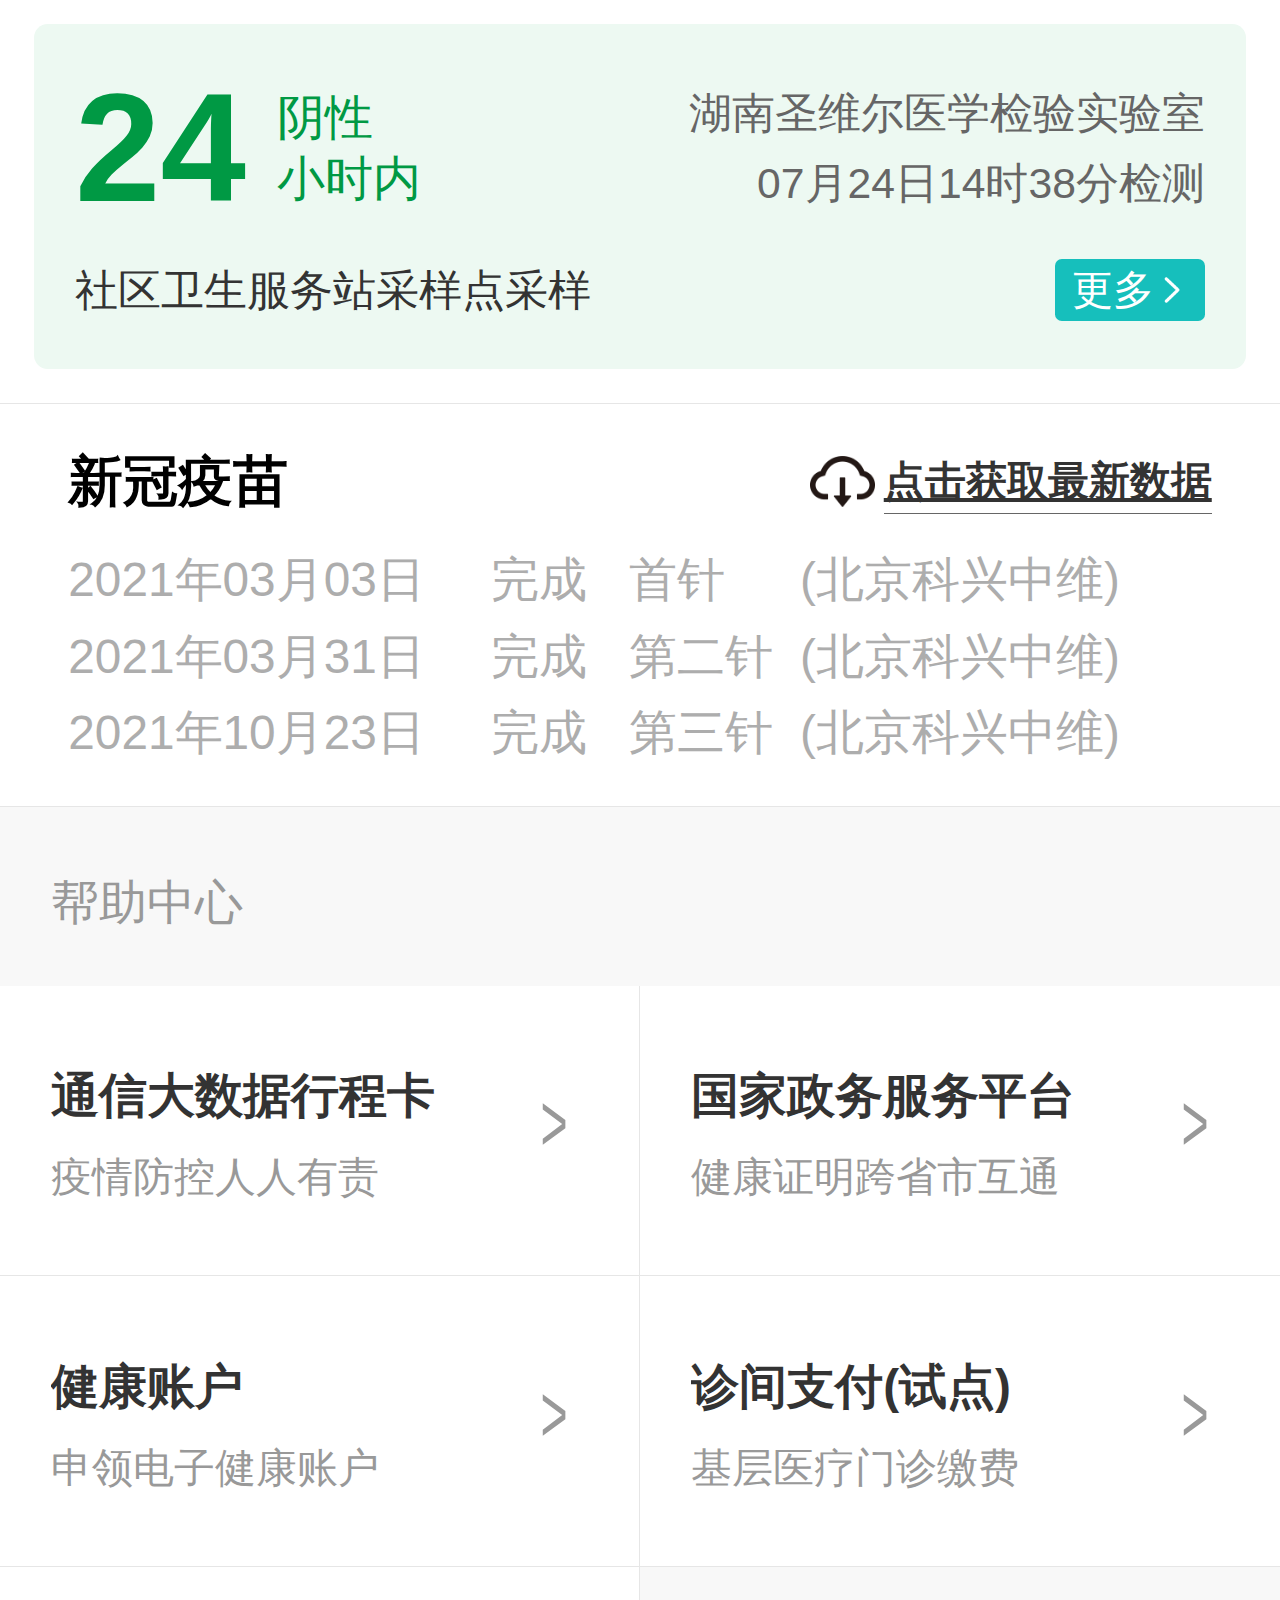
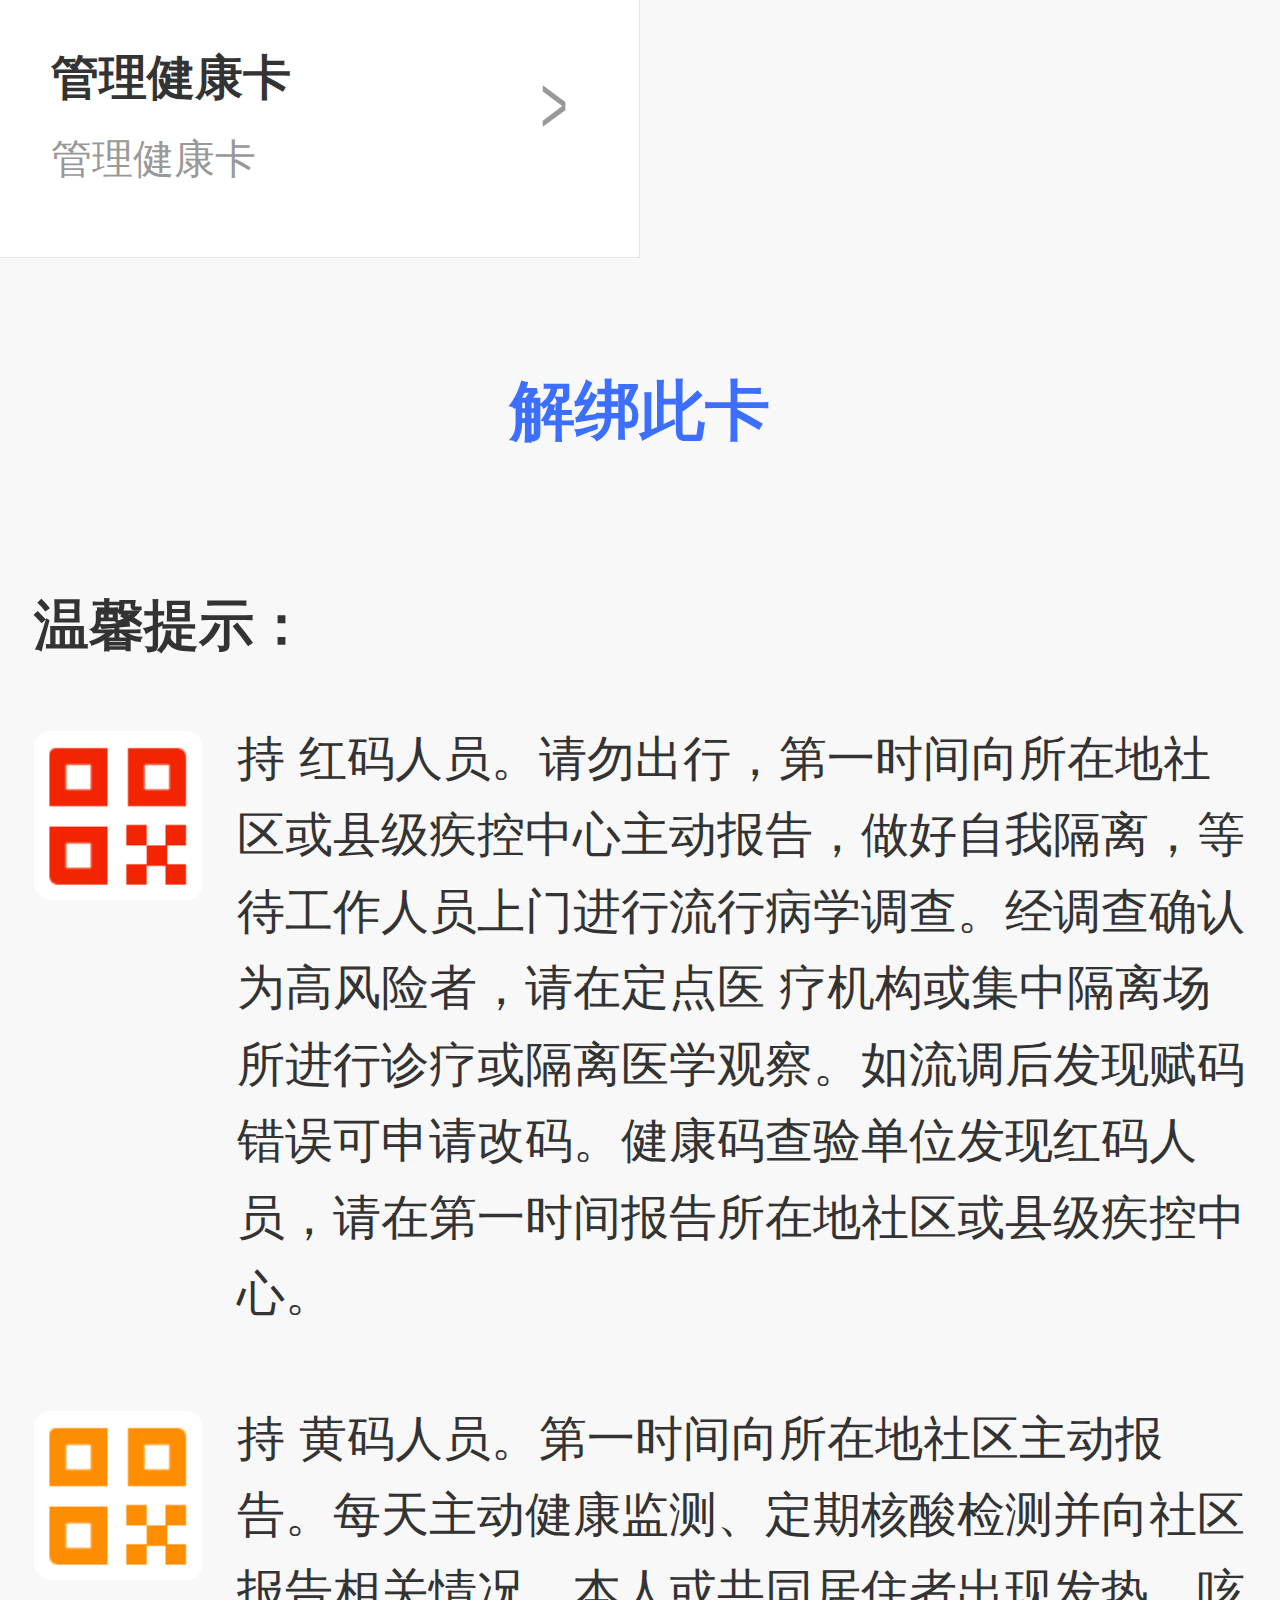
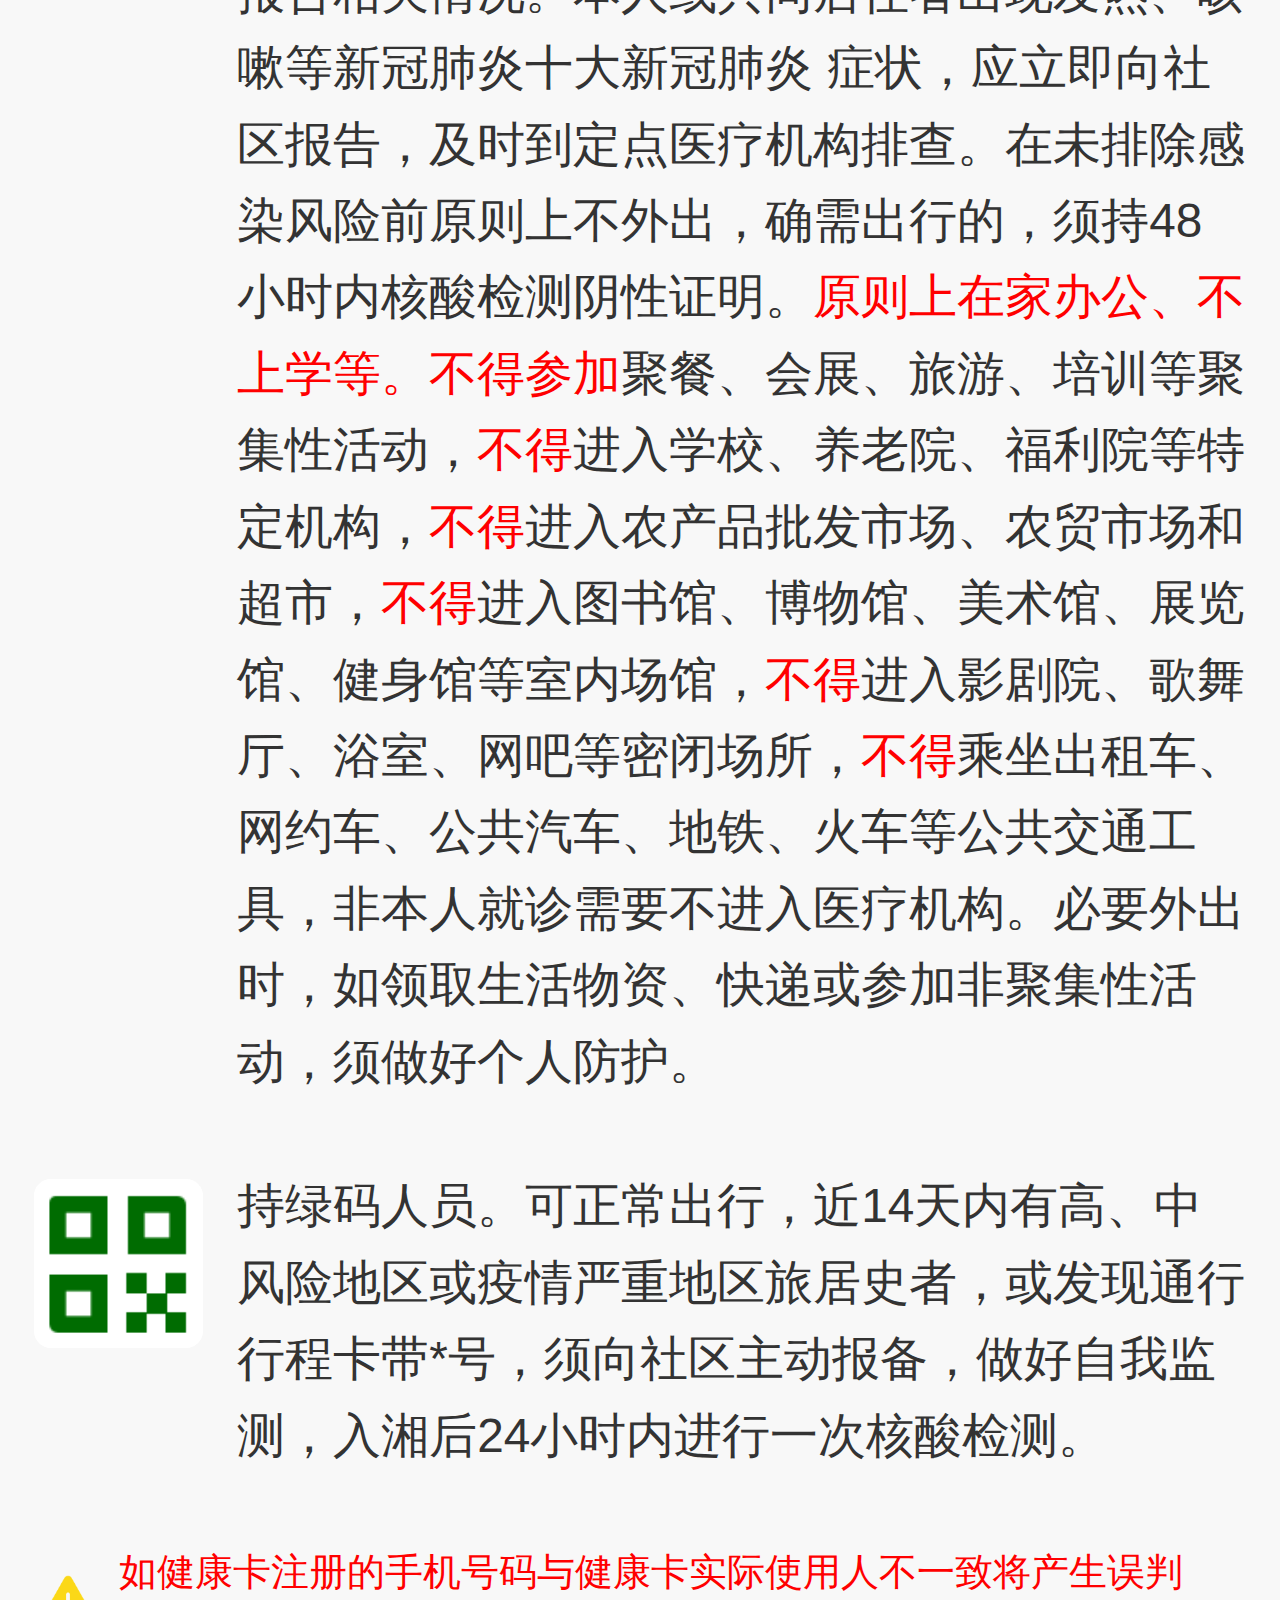
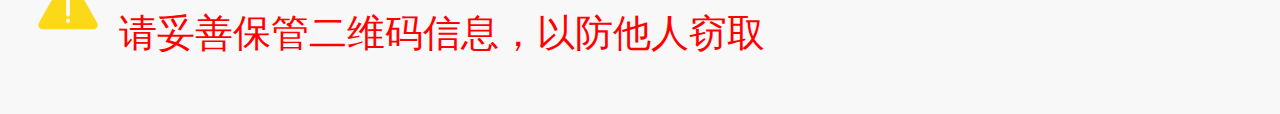
<file: hunan-hc/index.html>
<!DOCTYPE html>
<html>
<head>
  <title>电子健康卡二维码</title>
  <meta http-equiv="Content-Type" content="text/html;charset=UTF-8">
  <meta name="viewport" content="width=device-width,height=device-height,viewport-fit=cover,initial-scale=1,maximum-scale=1,user-scalable=0">
  <meta name="theme-color" content="#EDEDED">
  <meta name="apple-mobile-web-app-status-bar-style" content="default">
  <link rel="manifest" href="manifest.json">
  <link rel="icon" type="image/png" href="./static/logo-b18dcf7bf55c412ec04989061d0512ad.png">
  <link rel="apple-touch-icon" sizes="114x114" href="./static/logo-b18dcf7bf55c412ec04989061d0512ad.png">
  <link rel="stylesheet" href="app.css">
  <link rel="stylesheet" href="../common/nav.css">
  <script src="../common/base.js"></script>
</head>
<body class="vsc-initialized">
  <div class="navbar navbar--wechat-browser">
    <div class="navbar__placeholder"></div>
    <div class="navbar__inner">
      <div class="navbar__left">
        <div class="navbar__buttons" onclick="navigateHome();">
          <div class="navbar__button-goback"></div>
        </div>
      </div>
      <div class="navbar__center">
        <text>电子健康卡二维码</text>
      </div>
      <div class="navbar__right">
  
      </div>
    </div>
  </div>
  <div data-v-0fea14a0="" id="app">
    <div data-v-8d952c2c="" data-v-0fea14a0="" class="container default-page">
      <header data-v-8d952c2c="" class="">
        <div data-v-8d952c2c="" class="card-info">
          <div data-v-8d952c2c="" class="card-info-name">
            <span id="name"></span>
          </div>
          <div data-v-8d952c2c="">
            <div data-v-8d952c2c="" class="card-info-normal"><span data-v-8d952c2c="">证件号码：</span><span id="idcard"></span></div>
            <div data-v-8d952c2c="" class="card-info-normal"><span data-v-8d952c2c="">手机号码：</span><span id="phone"></span></div>
          </div>
        </div>
        <div data-v-8d952c2c="" class="qrcode xgymDone xgymDone3" onclick="window.location.href = 'checkin.html'">
          <div data-v-8d952c2c="" class="qrcode-img-body"><img data-v-8d952c2c=""
              src="static/logo-b18dcf7bf55c412ec04989061d0512ad.png" alt="" class="qrcode-logo">
            <img data-v-8d952c2c="" alt="" class="qrcode-img"
              src="[data-uri]" style="width: 90%; height: 90%;">
          </div>
        </div>
        <div data-v-8d952c2c="" class="qrcode-tips">
          <div data-v-8d952c2c="" class="qrcode-tips-content">
            <div data-v-8d952c2c="" class="qrcode-tips-label">湖南</div>
            <div data-v-8d952c2c="" class="qrcode-tips-color" style="color: rgb(37, 106, 10);"> 绿码
              <!---->
            </div>
            <div data-v-8d952c2c="" class="qrcode-tips-label">外省</div>
            <div data-v-8d952c2c="" class="qrcode-tips-value"> 未查验 </div>
          </div>
          <!---->
          <!---->
          <div data-v-8d952c2c="" class="qrcode-tips-time time"></div>
          <!---->
        </div>
        <!---->
        <ul data-v-8d952c2c="" class="qrcode-tips fxdj"></ul>
      </header>
      <div data-v-8d952c2c="" class="custom-box">
        <div data-v-8d952c2c="" class="custom-box__title"><span data-v-8d952c2c="">核酸检测</span>
          <div data-v-55beb7fc="" data-v-8d952c2c="" class="local__reload"><img data-v-55beb7fc=""
              src="[data-uri]"
              class="local__reload--mask">
            <div data-v-55beb7fc="" class="local__reload--tip"><u data-v-55beb7fc="">点击获取最新数据</u></div>
          </div>
        </div>
        <div data-v-a08fc80a="" data-v-8d952c2c="" class="custom-box__body">
          <div data-v-a08fc80a="" class="hsjc-body">
            <div data-v-8d952c2c="" data-v-a08fc80a="" class="hsjc__panel normal">
              <div data-v-8d952c2c="" data-v-a08fc80a="" class="hsjcItem1">
                <div data-v-8d952c2c="" data-v-a08fc80a="" class="hsjcItem1-top">
                  <div data-v-8d952c2c="" data-v-a08fc80a="" class="hsjcItem1-hs color_normal">
                    <div data-v-8d952c2c="" data-v-a08fc80a="" class="hsjcItem1-hs-hours">24</div>
                    <div data-v-8d952c2c="" data-v-a08fc80a="">
                      <div data-v-8d952c2c="" data-v-a08fc80a="" class="hsjcItem1-hs-str">阴性</div>
                      <div data-v-8d952c2c="" data-v-a08fc80a="" class="hsjcItem1-hs-str">小时内</div>
                    </div>
                  </div>
                  <div data-v-8d952c2c="" data-v-a08fc80a="" class="hsjcItem1-top-right">
                    <div data-v-8d952c2c="" data-v-a08fc80a="" id="test-institution"></div>
                    <div data-v-8d952c2c="" data-v-a08fc80a="" class="mt16"><span id="covid-test-month"></span>月<span id="covid-test-day"></span>日<span id="covid-test-hour"></span>时<span id="covid-test-min"></span>分检测</div>
                  </div>
                </div>
                <div data-v-8d952c2c="" data-v-a08fc80a="" class="hsjcItem1-bottom">
                  <div data-v-8d952c2c="" data-v-a08fc80a=""><span data-v-8d952c2c="" data-v-a08fc80a="" id="sample-spot"></span>
                  </div>
                  <div data-v-8d952c2c="" data-v-a08fc80a="" class="more bg_normal72"><span data-v-8d952c2c=""
                      data-v-a08fc80a="">更多</span><img data-v-8d952c2c="" data-v-a08fc80a=""
                      src="[data-uri]"
                      alt=""></div>
                </div>
              </div>
            </div>
          </div>
        </div>
      </div>
      <div data-v-8d952c2c="" class="custom-box">
        <div data-v-8d952c2c="" class="custom-box__title"><span data-v-8d952c2c="">新冠疫苗</span>
          <div data-v-55beb7fc="" data-v-8d952c2c="" class="local__reload"><img data-v-55beb7fc=""
              src="[data-uri]"
              class="local__reload--mask">
            <div data-v-55beb7fc="" class="local__reload--tip"><u data-v-55beb7fc="">点击获取最新数据</u></div>
          </div>
        </div>
        <div data-v-a08fc80a="" data-v-8d952c2c="" class="custom-box__body">
          <div data-v-a08fc80a="" class="custom-box__body--info" style="width: 100%;">
            <div data-v-8d952c2c="" data-v-a08fc80a="" class="custom-box__body--info2"><span data-v-8d952c2c=""
                data-v-a08fc80a="" class="custom-box__body--info2--date">2021年03月03日</span><span data-v-8d952c2c=""
                data-v-a08fc80a="" class="custom-box__body--info2--state">完成</span><span data-v-8d952c2c=""
                data-v-a08fc80a="" class="custom-box__body--info2--jc">首针</span><span data-v-8d952c2c=""
                data-v-a08fc80a="" class="custom-box__body--info2--factory-name">(北京科兴中维)</span></div>
            <div data-v-8d952c2c="" data-v-a08fc80a="" class="custom-box__body--info2"><span data-v-8d952c2c=""
                data-v-a08fc80a="" class="custom-box__body--info2--date">2021年03月31日</span><span data-v-8d952c2c=""
                data-v-a08fc80a="" class="custom-box__body--info2--state">完成</span><span data-v-8d952c2c=""
                data-v-a08fc80a="" class="custom-box__body--info2--jc">第二针</span><span data-v-8d952c2c=""
                data-v-a08fc80a="" class="custom-box__body--info2--factory-name">(北京科兴中维)</span></div>
            <div data-v-8d952c2c="" data-v-a08fc80a="" class="custom-box__body--info2"><span data-v-8d952c2c=""
                data-v-a08fc80a="" class="custom-box__body--info2--date">2021年10月23日</span><span data-v-8d952c2c=""
                data-v-a08fc80a="" class="custom-box__body--info2--state">完成</span><span data-v-8d952c2c=""
                data-v-a08fc80a="" class="custom-box__body--info2--jc">第三针</span><span data-v-8d952c2c=""
                data-v-a08fc80a="" class="custom-box__body--info2--factory-name">(北京科兴中维)</span></div>
          </div>
        </div>
      </div>
      <div data-v-8d952c2c="" class="banner-container">
        <!---->
      </div>
      <div data-v-8d952c2c="" class="menu-container main-menu"></div>
      <div data-v-8d952c2c="" class="menu-container other-menu">
        <div data-v-8d952c2c="" class="menu-container-title">帮助中心</div>
        <div data-v-8d952c2c="" class="other-menu-container">
          <div data-v-8d952c2c="" class="menu-item xck-box" onclick="navigateToTripCard();">
            <div data-v-8d952c2c="" class="menu-item-info" style="flex: 0 1 auto; overflow: hidden;">
              <!---->
              <div data-v-8d952c2c="" class="item-detail" style="max-width: 100%;">
                <div data-v-8d952c2c="" class="item-title"
                  style="max-width: 100%; display: inline-flex; align-items: center;">
                  <div data-v-8d952c2c="" style="flex: 0 0 auto; margin-right: 5px;">通信大数据行程卡</div>
                  <!---->
                </div>
                <div data-v-8d952c2c="" class="item-desc">疫情防控人人有责</div>
              </div>
            </div>
            <div data-v-8d952c2c="" class="menu-item-right"><span data-v-8d952c2c="" class="item-arrow"> &gt; </span>
            </div>
          </div>
          <!---->
          <div data-v-8d952c2c="" class="menu-item">
            <div data-v-8d952c2c="" class="menu-item-info" style="flex: 0 1 auto; overflow: hidden;">
              <!---->
              <div data-v-8d952c2c="" class="item-detail" style="max-width: 100%;">
                <div data-v-8d952c2c="" class="item-title"
                  style="max-width: 100%; display: inline-flex; align-items: center;">
                  <div data-v-8d952c2c="" style="flex: 0 0 auto; margin-right: 5px;">国家政务服务平台</div>
                  <!---->
                </div>
                <div data-v-8d952c2c="" class="item-desc">健康证明跨省市互通</div>
              </div>
            </div>
            <div data-v-8d952c2c="" class="menu-item-right"><span data-v-8d952c2c="" class="item-arrow"> &gt; </span>
            </div>
          </div>
          <div data-v-8d952c2c="" class="menu-item">
            <div data-v-8d952c2c="" class="menu-item-info" style="flex: 0 1 auto; overflow: hidden;">
              <!---->
              <div data-v-8d952c2c="" class="item-detail" style="max-width: 100%;">
                <div data-v-8d952c2c="" class="item-title"
                  style="max-width: 100%; display: inline-flex; align-items: center;">
                  <div data-v-8d952c2c="" style="flex: 0 0 auto; margin-right: 5px;">健康账户</div>
                  <!---->
                </div>
                <div data-v-8d952c2c="" class="item-desc">申领电子健康账户</div>
              </div>
            </div>
            <div data-v-8d952c2c="" class="menu-item-right"><span data-v-8d952c2c="" class="item-arrow"> &gt; </span>
            </div>
          </div>
          <div data-v-8d952c2c="" class="menu-item">
            <div data-v-8d952c2c="" class="menu-item-info" style="flex: 0 1 auto; overflow: hidden;">
              <!---->
              <div data-v-8d952c2c="" class="item-detail" style="max-width: 100%;">
                <div data-v-8d952c2c="" class="item-title"
                  style="max-width: 100%; display: inline-flex; align-items: center;">
                  <div data-v-8d952c2c="" style="flex: 0 0 auto; margin-right: 5px;">诊间支付(试点)</div>
                  <!---->
                </div>
                <div data-v-8d952c2c="" class="item-desc">基层医疗门诊缴费</div>
              </div>
            </div>
            <div data-v-8d952c2c="" class="menu-item-right"><span data-v-8d952c2c="" class="item-arrow"> &gt; </span>
            </div>
          </div>
          <div data-v-8d952c2c="" class="menu-item">
            <div data-v-8d952c2c="" class="menu-item-info" style="flex: 0 1 auto; overflow: hidden;">
              <!---->
              <div data-v-8d952c2c="" class="item-detail" style="max-width: 100%;">
                <div data-v-8d952c2c="" class="item-title"
                  style="max-width: 100%; display: inline-flex; align-items: center;">
                  <div data-v-8d952c2c="" style="flex: 0 0 auto; margin-right: 5px;">管理健康卡</div>
                  <!---->
                </div>
                <div data-v-8d952c2c="" class="item-desc">管理健康卡</div>
              </div>
            </div>
            <div data-v-8d952c2c="" class="menu-item-right"><span data-v-8d952c2c="" class="item-arrow"> &gt; </span>
            </div>
          </div>
        </div>
      </div>
      <div data-v-8d952c2c="" class="btn unbind-btn">解绑此卡</div>
      <div data-v-8d952c2c="" class="cardcode-notes">
        <div data-v-8d952c2c="" class="notes-title"> 温馨提示： </div>
        <div data-v-8d952c2c="">
          <div data-v-8d952c2c="" class="notes-content"><img data-v-8d952c2c=""
              src="static/code-red-3c12d9761b32ffbdc3e8e8ce553e8449.png" alt="">
            <div data-v-8d952c2c="">持
              红码人员。请勿出行，第一时间向所在地社区或县级疾控中心主动报告，做好自我隔离，等待工作人员上门进行流行病学调查。经调查确认为高风险者，请在定点医
              疗机构或集中隔离场所进行诊疗或隔离医学观察。如流调后发现赋码错误可申请改码。健康码查验单位发现红码人员，请在第一时间报告所在地社区或县级疾控中
              心。</div>
          </div>
          <div data-v-8d952c2c="" class="notes-content"><img data-v-8d952c2c=""
              src="static/code-yellow-164dd85a5a378007a8130efa1db6cb81.png" alt="">
            <div data-v-8d952c2c="">持
              黄码人员。第一时间向所在地社区主动报告。每天主动健康监测、定期核酸检测并向社区报告相关情况。本人或共同居住者出现发热、咳嗽等新冠肺炎十大新冠肺炎
              症状，应立即向社区报告，及时到定点医疗机构排查。在未排除感染风险前原则上不外出，确需出行的，须持48小时内核酸检测阴性证明。<span
                style="color: red;">原则上在家办公、不上学等。不得参加</span>聚餐、会展、旅游、培训等聚集性活动，<span
                style="color: red;">不得</span>进入学校、养老院、福利院等特定机构，<span
                style="color: red;">不得</span>进入农产品批发市场、农贸市场和超市，<span
                style="color: red;">不得</span>进入图书馆、博物馆、美术馆、展览馆、健身馆等室内场馆，<span
                style="color: red;">不得</span>进入影剧院、歌舞厅、浴室、网吧等密闭场所，<span
                style="color: red;">不得</span>乘坐出租车、网约车、公共汽车、地铁、火车等公共交通工具，非本人就诊需要不进入医疗机构。必要外出时，如领取生活物资、快递或参加非聚集性活动，须做好个人防护。
            </div>
          </div>
          <div data-v-8d952c2c="" class="notes-content"><img data-v-8d952c2c=""
              src="static/code-green-64c9b5ddb9932f9f3cea748c3db25990.png" alt="">
            <div data-v-8d952c2c="">持绿码人员。可正常出行，近14天内有高、中风险地区或疫情严重地区旅居史者，或发现通行行程卡带*号，须向社区主动报备，做好自我监测，入湘后24小时内进行一次核酸检测。
            </div>
          </div>
        </div>
      </div>
      <footer data-v-8d952c2c=""><img data-v-8d952c2c="" src="static/note-4c1d024ad82becb246a75d136a8e944f.png" alt=""
          class="note-img">
        <div data-v-8d952c2c="">
          <div data-v-8d952c2c="">如健康卡注册的手机号码与健康卡实际使用人不一致将产生误判</div>
          <div data-v-8d952c2c="">请妥善保管二维码信息，以防他人窃取</div>
        </div>
      </footer>
    </div>
  </div>
  <script>
    addStorageField("_name", "#name", "名字", "习近平");
    addStorageField("_idcard", "#idcard", "证件号码", "110101195306153019", presetFilters.idcard(4, 4));
    addStorageField("_phone", "#phone", "手机号码", "13019890604", presetFilters.phone());
    addStorageField("_sample_spot", "#sample-spot", "采样点", "社区卫生服务站采样点采样");
    addStorageField("_test_institution", "#test-institution", "检测中心", "湖南圣维尔医学检验实验室");

    const traceback_hours = 6 + Math.random() * 8;
    setDynamicTime(".qrcode-tips-time");
    setStaticTime("#covid-test-month", 5, 7, traceback_hours);
    setStaticTime("#covid-test-day", 8, 10, traceback_hours);
    setStaticTime("#covid-test-hour", 11, 13, traceback_hours);
    setStaticTime("#covid-test-min", 14, 16, traceback_hours);

    initServiceWorker("hunan-hc");
  </script>
</body>

</html>
</file>
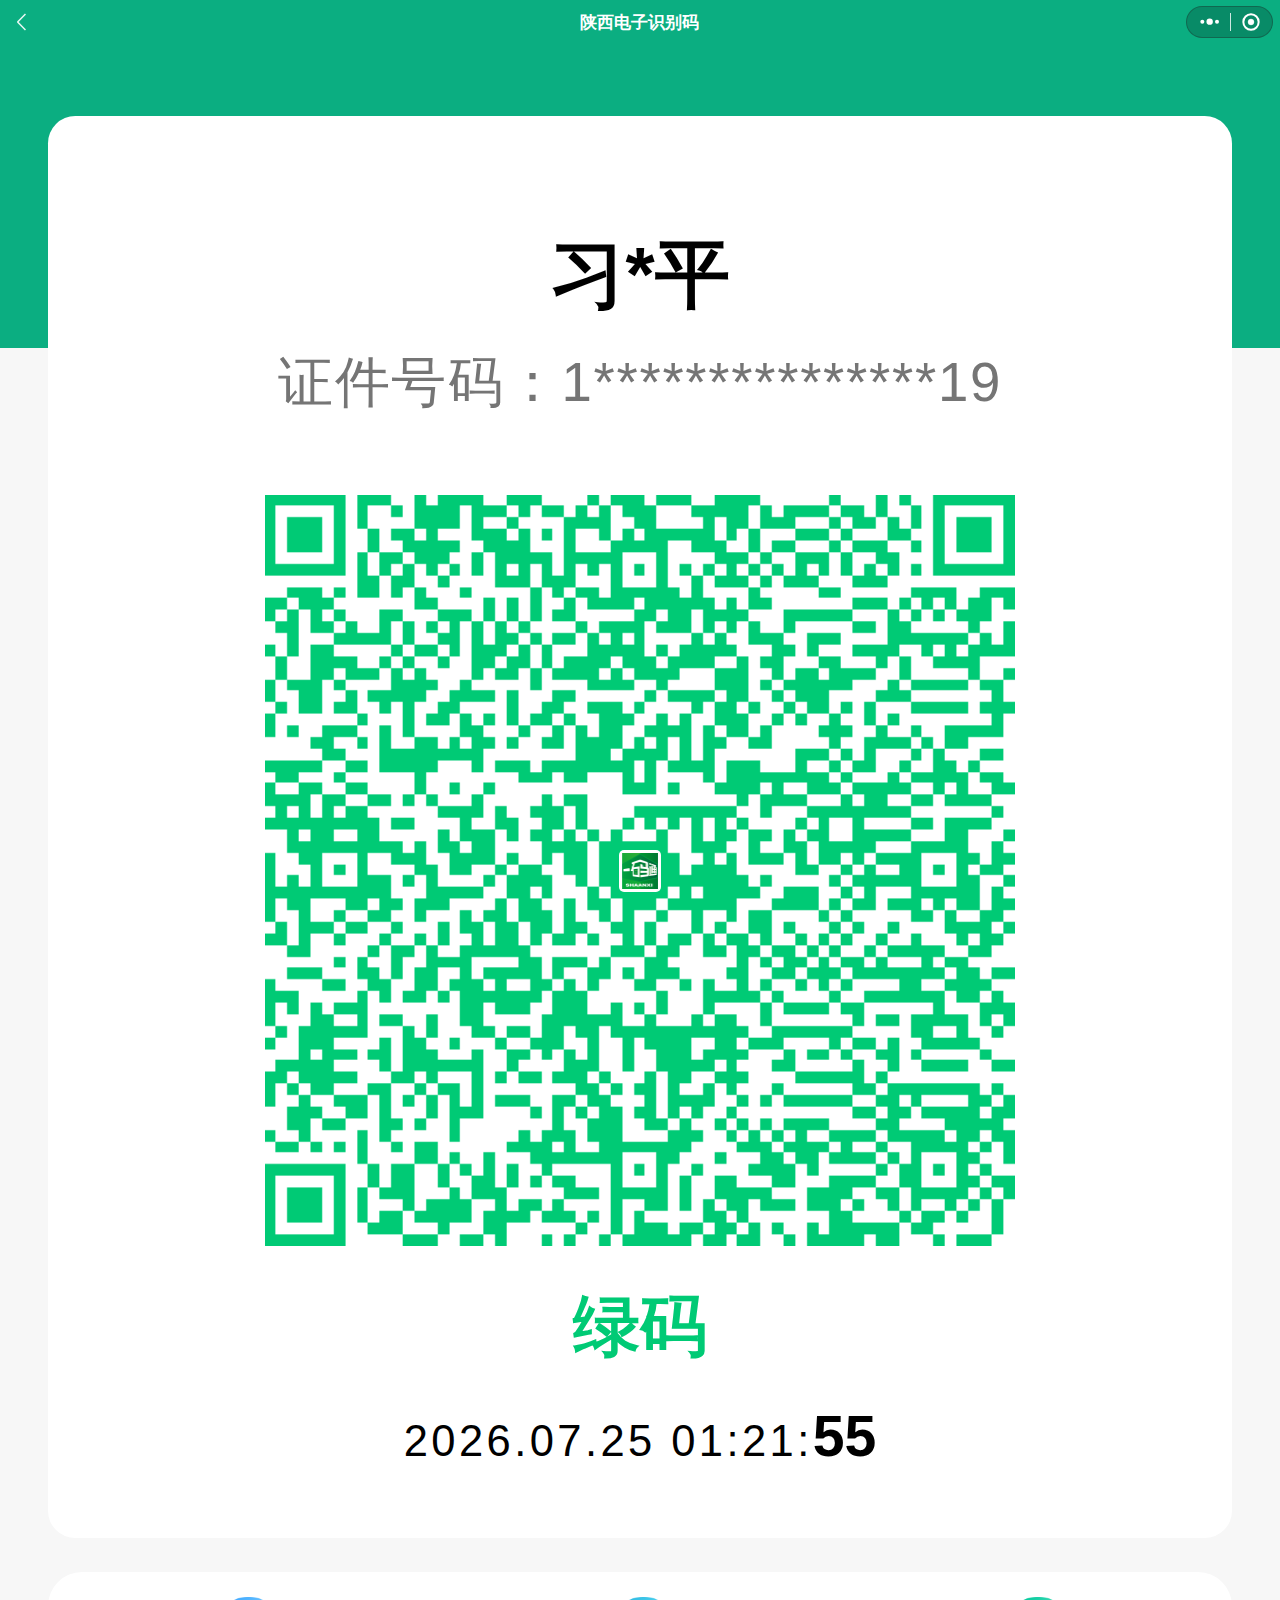
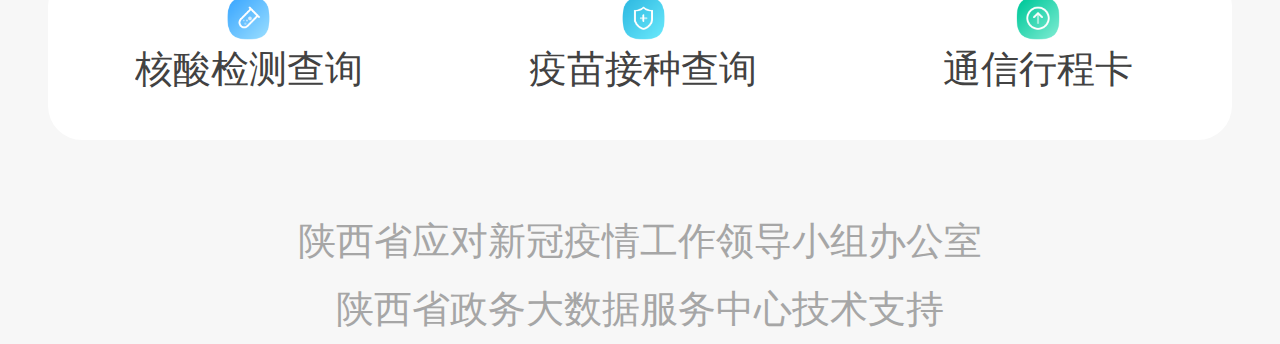
<file: shaanxi-hc/index.html>
<html>

<head>
  <title>陕西电子识别码</title>
  <meta http-equiv="Content-Type" content="text/html; charset=UTF-8">
  <meta name="viewport"
    content="width=device-width,height=device-height,viewport-fit=cover,initial-scale=1,maximum-scale=1,user-scalable=0">
  <meta name="theme-color" content="#0bae81">
  <meta name="apple-mobile-web-app-status-bar-style" content="black-translucent">
  <link rel="icon" type="image/png" href="./static/myCode/greenLogo.png">
  <link rel="manifest" href="manifest.json">
  <link rel="apple-touch-icon" sizes="145x144" href="./static/myCode/greenLogo.png">
  <link rel="stylesheet" href="../common/nav.css">
  <link rel="stylesheet" type="text/css" href="./static/css/main-menu.css">
  <link rel="stylesheet" type="text/css" href="./static/css/index.css">
  <link rel="stylesheet" type="text/css" href="./static/css/u-image.css">
  <link rel="stylesheet" type="text/css" href="./static/css/app.css">
  <link rel="stylesheet" type="text/css" href="./static/css/qrcode.css">
  <script src="../common/base.js"></script>
</head>

<body>
  <view class="navbar navbar--wechat navbar--wechat-alternative">
    <view class="navbar__placeholder"></view>
    <view class="navbar__inner" style="background:#0bae81">
      <view class="navbar__left">
        <view class="navbar__buttons" onclick="history.back()">
          <view class="navbar__button-goback"></view>
        </view>
      </view>
      <view class="navbar__center"><text>陕西电子识别码</text></view>
      <view class="navbar__right"></view>
    </view>
    <view class="capsule capsule--wechat capsule--alternative" onclick="navigateHome()"><svg class="capsule__menu-icon" viewBox="0 0 64 28"
        xmlns="http://www.w3.org/2000/svg">
        <circle cx="32" cy="14" r="9.5"></circle>
        <circle cx="54" cy="14" r="6"></circle>
        <circle cx="10" cy="14" r="6"></circle>
      </svg>
      <view class="capsule__splitter"></view><svg class="capsule__exit-icon" viewBox="0 0 60 60"
        xmlns="http://www.w3.org/2000/svg">
        <circle cx="30" cy="30" r="9"></circle>
        <circle cx="30" cy="30" r="23" stroke-width="6" fill="transparent"></circle>
      </svg>
    </view>
  </view>
  <view class="page-view data-v-f5d03344">
    <view class="top-bg data-v-f5d03344"></view>
    <view class="magin-top-68 data-v-f5d03344">
      <view class="qrCoed-box data-v-f5d03344">
        <view id="_name" class="person-name data-v-f5d03344"></view>
        <view class="person-idCard data-v-f5d03344">证件号码：<text id="_idcard"></text></view>
        <view class="code-content data-v-f5d03344" onclick="window.location.href='checkin.html';">
          <qr-code bind:__l="__l" class="data-v-f5d03344 vue-ref">
            <view class="tki-qrcode" style="display:table-cell;">
              <view class="qrcode"
                style="width: calc(4400vw/75);height: calc(4400vw/75);background-size:100%;background-position:center;background-repeat:no-repeat;object-fit:contain; display:table-cell; vertical-align:middle; text-align:center;">
                <view src="./static/myCode/greenLogo.png"
                  style="width:42px;height:42px; border-radius:5px; background-color:#fff; margin:auto; vertical-align:middle; text-align:center; object-fit:contain; display:flex;">
                  <image src="./static/myCode/greenLogo.png" style="width:36px;height:36px; margin:auto; "></image>
                </view>

              </view>
            </view>
          </qr-code>
        </view>
        <view class="code-name data-v-f5d03344"
          style="display:flex;align-items:flex-end;justify-content:center;color:#00CA75;">绿码</view>

        <view class="data-v-f5d03344">
          <text class="code-time data-v-f5d03344"></text><text class="code-second data-v-f5d03344"></text>
        </view>
      </view>
      <view bind:__l="__l" class="data-v-f5d03344"
        style="background-color:transparent;height: calc(200vw/75);margin-top:0px;margin-bottom:0px"></view>
      <main-menu bind:__l="__l" bind:openMenu="__e" class="data-v-f5d03344">
        <view class="data-v-28f9046c">
          <view class="main-menu data-v-28f9046c">
            <view style="padding-top:12px; cursor: pointer;" class="main-menu-item data-v-28f9046c u-col-4">
              <view style="transition-duration:1000ms;transition-timing-function:ease-out"
                class="u-transition data-v-8e60ec6e vue-ref u-fade-enter-to u-fade-enter-active">
                <view style="width:50px;height:50px;border-radius:0px;overflow:visible;background-color:transparent"
                  class="u-image data-v-042b391e">
                  <image src="./static/index/hsjccx.png" mode="aspectFill"
                    style="border-radius:0px;width:50px;height:50px;" role="img" class="u-image__image data-v-042b391e">
                  </image>
                </view>
              </view>
              <view style="padding-top:0px" class="main-menu-item-text u-line-2 data-v-28f9046c">核酸检测查询
              </view>
            </view>
            <view style="padding-top:12px; cursor: pointer;" class="main-menu-item data-v-28f9046c u-col-4">
              <view style="transition-duration:1000ms;transition-timing-function:ease-out"
                class="u-transition data-v-8e60ec6e vue-ref u-fade-enter-to u-fade-enter-active">
                <view style="width:50px;height:50px;border-radius:0px;overflow:visible;background-color:transparent"
                  class="u-image data-v-042b391e">
                  <image src="./static/index/ymjzcx.png" mode="aspectFill"
                    style="border-radius:0px;width:50px;height:50px;" role="img" class="u-image__image data-v-042b391e">
                  </image>
                </view>
              </view>
              <view style="padding-top:0px" class="main-menu-item-text u-line-2 data-v-28f9046c">疫苗接种查询
              </view>
            </view>
            <view style="padding-top:12px" class="main-menu-item data-v-28f9046c u-col-4"
              onclick="navigateToTripCard()">
              <view style="transition-duration:1000ms;transition-timing-function:ease-out"
                class="u-transition data-v-8e60ec6e vue-ref u-fade-enter-to u-fade-enter-active">
                <view style="width:50px;height:50px;border-radius:0px;overflow:visible;background-color:transparent"
                  class="u-image data-v-042b391e">
                  <image src="./static/index/txxck.png" mode="aspectFill"
                    style="border-radius:0px;width:50px;height:50px;" role="img" class="u-image__image data-v-042b391e">
                  </image>
                </view>
              </view>
              <view style="padding-top:0px" class="main-menu-item-text u-line-2 data-v-28f9046c">通信行程卡
              </view>
            </view>
          </view>
        </view>
      </main-menu>
      <view bind:__l="__l" class="data-v-f5d03344"
        style="background-color:transparent;height:calc(400vw/75);margin-top:0px;margin-bottom:0px"></view>
      <view class="copyright-text data-v-f5d03344">陕西省应对新冠疫情工作领导小组办公室</view>
      <view class="copyright-text data-v-f5d03344">陕西省政务大数据服务中心技术支持</view>
    </view>
  </view>
  </view>
  <script>
    setDynamicTime('.code-time', 0, 17, (s) => s.replaceAll("-", "."));
    setDynamicTime('.code-second', 17, 19);
    addStorageField('_name', '#_name', '名字', '习近平', presetFilters.name_preferfirstname);
    addStorageField('_idcard', '#_idcard', '身份证号', '110101195306153019', presetFilters.idcard(1, 2));
    initServiceWorker('shaanxi-hc');
  </script>
</body>

</html>
</file>
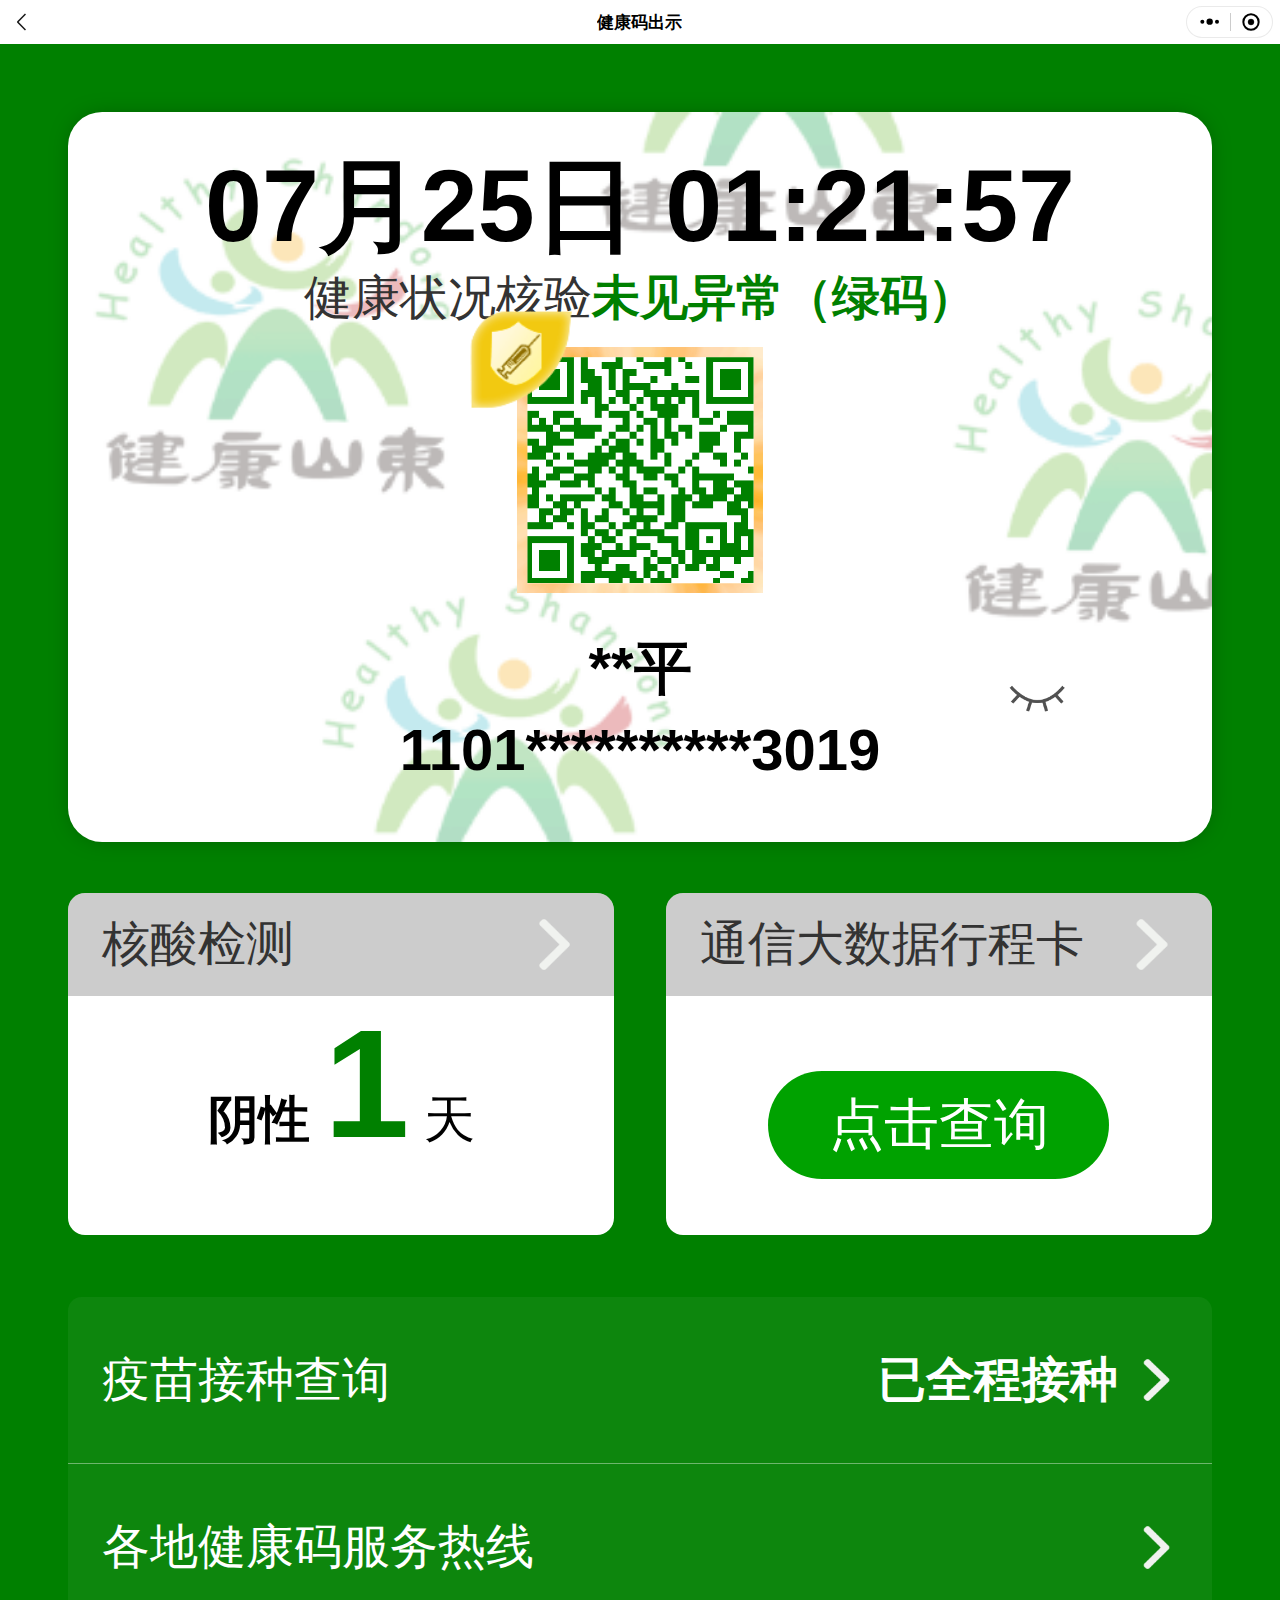
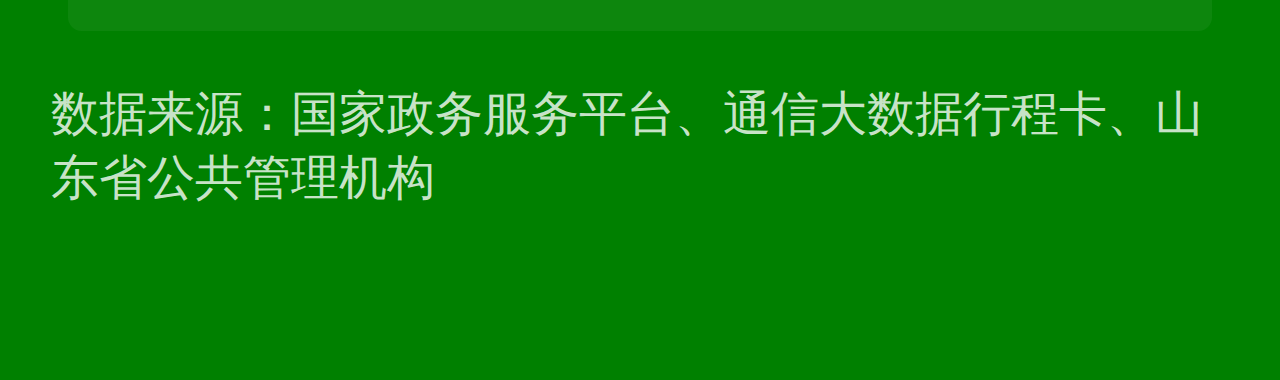
<file: shandong-hc/index.html>
<!DOCTYPE html>
<title>健康码出示</title>
<meta http-equiv="Content-Type" content="text/html;charset=UTF-8">
<meta name="viewport" content="width=device-width,height=device-height,viewport-fit=cover,initial-scale=1,maximum-scale=1,user-scalable=0">
<meta name="theme-color" content="#FFFFFF">
<meta name="apple-mobile-web-app-status-bar-style" content="default">
<link rel="manifest" href="manifest.json">
<link rel="icon" type="image/png" href="./static/logo.png">
<link rel="apple-touch-icon" sizes="360x360" href="./static/logo.png">
<link rel="stylesheet" href="app.css">
<link rel="stylesheet" href="../common/nav.css">
<script src="../common/base.js"></script>

<view class="navbar navbar--wechat">
  <view class="navbar__placeholder"></view>
  <view class="navbar__inner" style="color: black; background: white;">
    <view class="navbar__left">
      <view class="navbar__buttons" onclick="history.back();">
        <view class="navbar__button-goback"></view>
      </view>
    </view>
    <view class="navbar__center">
      <text>健康码出示</text>
    </view>
    <view class="navbar__right">

    </view>
  </view>
</view>
<div class="capsule capsule--wechat" onclick="navigateHome();">
  <svg class="capsule__menu-icon" viewBox="0 0 64 28" xmlns="http://www.w3.org/2000/svg">
    <circle cx="32" cy="14" r="9.5"/>
    <circle cx="54" cy="14" r="6"/>
    <circle cx="10" cy="14" r="6"/>
  </svg>
  <div class="capsule__splitter"></div>
  <svg class="capsule__exit-icon" viewBox="0 0 60 60" xmlns="http://www.w3.org/2000/svg">
    <circle cx="30" cy="30" r="9"/>
    <circle cx="30" cy="30" r="23" stroke-width="6" fill="transparent"/>
  </svg>
</div>
<view class="bg green">
  <view class="shade"></view>
  <view class="qrcode" style="background-image: url(./static/sy.png); background-size: 98.667vw 115.067vw; background-repeat: no-repeat;">
    <!-- <view class="sy" style="display: none;">
      <image src="./static/sy.png"></image>
      <image src="./static/sy.png" style="position: relative;top: -2.133vw;left: -5.867vw"></image>
    </view> -->
    <view class="over-time" style="font-size: 8vw;"><span id="month"></span>月<span id="day"></span>日 <span id="time"></span></view>
    <view class="health-text">健康状况核验<text class="green">未见异常（绿码）</text>
    </view>
    <view class="qr-info">
      <view class="code-wrap" onclick="toggleCheckin();">
        <image class="old " src="./static/shield1.png"></image>
        <image class="old1" src="./static/newdp.gif"></image>
        <img style="width: 230px; height: 230px" src="[data-uri]">
        <image class="qrcode-bg" src="./static/bg1.gif"></image>
      </view>
      <view style="position: relative;">
        <section id="masked">
          <span id="name-masked"></span>
          <view id="idcard-masked"></view>
          <image class="eye" src="./static/cleye.png" onclick="toggleMask(false);"></image>
        </section>
        <section id="unmasked" style="display: none;">
          <span id="name"></span>
          <view id="idcard"></view>
          <image class="eye" src="./static/opeye.png" onclick="toggleMask(true);"></image>
        </section>
      </view>
      <section id="checkin" style="display: none;">
        <view id="place-name"></view>
        <view id="place-address"></view>
      </section>
    </view>
  </view>
  <view class="card-menu">
    <view bindtap="getNATRes" class="card">
      <view class="head">
        <text>核酸检测 </text>
        <image src="./static/right.png"></image>
      </view>
      <view>
        <view class="ncov-flag"></view>
        <text style="font-size: 4vw;">
          <text style="font-weight: bold;">阴性 </text>
          <text style="font-size: 12vw;font-weight: bold;color: green;">1</text>
          <text>天</text>
        </text>
      </view>
    </view>
    <view onclick="navigateToTripCard();" class="card" style="float: right;">
      <view class="head">
        <text>通信⼤数据⾏程卡</text>
        <image src="./static/right.png"></image>
      </view>
      <view style="margin-top: 5.867vw;">
        <view style="margin: 0;"></view>
        <view class="btn">点击查询</view>
      </view>
    </view>
  </view>
  <view class="other-menu green">
    <view bindtap="vaccineInfo" class="item">
      <view class="left">
        <view>疫苗接种查询</view>
      </view>
      <view class="more">
        <view class="result">已全程接种</view>
        <image class="more" src="./static/right.png"></image>
      </view>
    </view>
    <view bindtap="toPhoneList" class="item">
      <view class="left">
        <view>各地健康码服务热线</view>
      </view>
      <image class="more" src="./static/right.png"></image>
    </view>
  </view>
  <view class="tips">数据来源：国家政务服务平台、通信⼤数据⾏程卡、⼭东省公共管理机构</view>
</view>
<script>
  addStorageField("_name", "#name-masked", "名字", "习近平", presetFilters.lastcharonly);
  addStorageField("_name", "#name", "名字", "习近平");
  addStorageField("_idcard", "#idcard-masked", "身份证号", "110101195306153019", presetFilters.idcard(4, 4));
  addStorageField("_idcard", "#idcard", "身份证号", "110101195306153019");

  addStorageField("_place_name", "#place-name", "场所名称", "四通桥");
  addStorageField("_place_address", "#place-address", "场所地址", "点击修改场所地址");

  setDynamicTime("#month", 5, 7);
  setDynamicTime("#day", 8, 10);
  setDynamicTime("#time", 11, 19);

  function toggleMask(b) {
    document.getElementById("unmasked").style.display = b ? "none" : "block";
    document.getElementById("masked").style.display = b ? "block" : "none";
  }

  let b = false;
  function toggleCheckin() {
    b = !b;
    if (b) {
      document.querySelector(".bg").classList.add("blue");
      document.getElementById("checkin").style.display = "block";
      document.body.style.backgroundColor = "#468af9";
    } else {
      document.querySelector(".bg").classList.remove("blue");
      document.getElementById("checkin").style.display = "none";
      document.body.style.backgroundColor = "green";
    }
  }
  if (window.location.hash == "#checkin") {
    toggleCheckin();
  }

  initServiceWorker("shandong-hc");
</script>
</file>
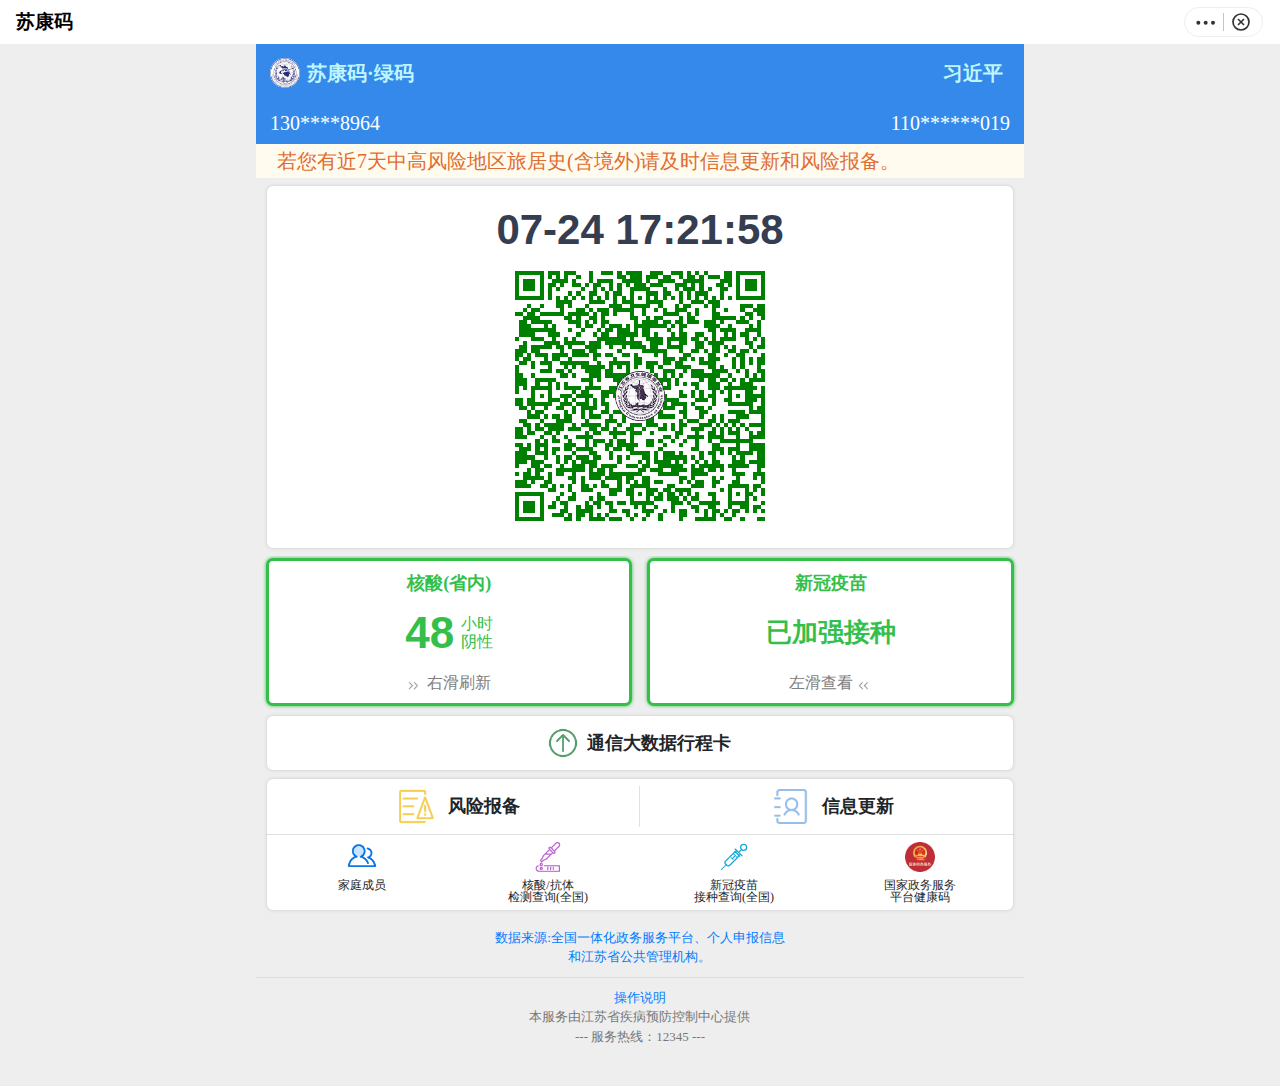
<file: skm/index.html>
<!doctype html>
<html lang="en" class="pixel-ratio-2 retina android android-6 android-6-0">
<meta http-equiv="Content-Type" content="text/html; charset=UTF-8">
<meta name="viewport" content="width=device-width,height=device-height,viewport-fit=cover,initial-scale=1,maximum-scale=1,user-scalable=0">
<meta name="theme-color" content="#ffffff">
<meta name="apple-mobile-web-app-status-bar-style" content="default">
<title>苏康码</title>
<link rel="stylesheet" href="./plug/bootstrap-4.3.1/css/bootstrap.min.css">
<link rel="stylesheet" href="./plug/mobileSelect/mobileSelect.css">
<link rel="stylesheet" href="./css/index20220509.css">
<link rel="stylesheet" href="../common/nav.css">
<link rel="manifest" href="manifest.json">
<script src="../common/base.js"></script>

<div class="navbar navbar--alipay">
  <div class="navbar__placeholder"></div>
  <div class="navbar__inner">
    <div class="navbar__title">
      苏康码
    </div>
    <div class="capsule capsule--alipay" onclick="navigateHome();">
      <svg class="capsule__menu-icon" viewBox="0 0 64 28" xmlns="http://www.w3.org/2000/svg">
        <circle cx="32" cy="14" r="6" />
        <circle cx="54" cy="14" r="6" />
        <circle cx="10" cy="14" r="6" />
      </svg>
      <div class="capsule__splitter"></div>
      <svg class="capsule__exit-icon" viewBox="0 0 60 60" xmlns="http://www.w3.org/2000/svg">
        <line x1="21" y1="21" x2="39" y2="39" stroke-width="5" />
        <line x1="39" y1="21" x2="21" y2="39" stroke-width="5" />
        <circle cx="30" cy="30" r="24" stroke-width="5" fill="transparent" />
      </svg>
    </div>
  </div>
</div>

<div class="wrapper">
  <div class="title-pic hide">
    <div class="icons">
      <div class="icon"></div>
      <div>苏康码</div>
    </div>
  </div>
  <form id="confirm14day" class="hide">
    <div class="pic"><button type="button" class="btn btn-outline-secondary hide" id="confirm14day_cancel">返回</button>
      <div class="icons"></div>
      <div class="code-name">
        <div id="confirm-name"></div>
      </div>
    </div>
    <div class="form-groups">
      <div class="spacing"></div>
      <p class="confirm14day-info">尊敬的用户，由于您申报信息已超过<span
          class="update-fday-span">14</span>天，请您主动更新相关信息，否则将影响正常使用，感谢您的配合！请按“确定”更新！
    </div>
    <div id="confirm14day_btn">确定</div>
  </form>
  <form class="hide" id="fill">
    <div class="pic"><button type="button" id="cancel" class="btn btn-outline-secondary hide">返回</button>
      <div class="icons"></div>
    </div>
    <div class="form-groups">
      <div class="form-group2">
        <div class="form-group" id="grp_10">
          <div class="field-label"><span class="req">*</span>填报人姓名：</div><input type="text" class="form-control"
            placeholder="请输入" id="name" readonly="readonly" maxlength="30">
        </div>
        <div class="form-group" id="grp_11">
          <div class="field-label"><span class="req">*</span>证件号：</div><input type="text" class="form-control"
            placeholder="请输入" id="cardid" readonly="readonly" maxlength="30">
        </div>
        <div class="form-group" id="grp_12">
          <div class="field-label"><span class="req">*</span>手机号码：</div>
          <div class="input-group mb-3"><input type="text" class="form-control" placeholder="请输入" id="telnum"
              readonly="readonly" maxlength="11">
            <div class="input-group-append"><button type="button" class="btn btn-primary" id="editPhoneNum">更新</button>
            </div>
          </div>
        </div>
      </div>
      <div class="spacing"></div>
      <div class="form-group2">
        <div class="form-group" id="grp_1">
          <div class="field-label"><span class="req">*</span>1. 您是从哪里来江苏的？<p style="color: red;">(已在江苏居住7天以上请选择现居住地)
          </div><input type="text" class="hide" id="arrivalLocation"> <input type="text" class="hide"
            id="arrivalLocationCode">
          <div id="trigger2">请选择</div>
        </div>
        <div class="form-group" id="grp_2">
          <div class="field-label"><span class="req">*</span>2. 到江苏后居住地区(选择到乡镇/街道):</div>
          <div id="trigger3">请选择</div><input type="text" class="hide" id="currentLocation"> <input type="text"
            class="hide" id="currentLocationCode">
        </div>
        <div class="form-group" id="grp_3">
          <div class="field-label"><span class="req">*</span>3. 到达江苏后详细地址(具体到门牌号码)：</div><input type="text"
            class="form-control" placeholder="请输入" id="currentAddress" maxlength="40">
        </div>
        <div class="form-group" id="grp_6">
          <div class="field-label"><span class="req">*</span>4. 7天内是否接触过发热咳嗽的人员？</div>
          <div class="ui-controlgroup">
            <div class="ui-radio"><span class="jqradiowrapper"><a class="jqradio" value="1"
                  href="javascript:;"></a></span>
              <div class="label">是</div>
            </div>
            <div class="ui-radio"><span class="jqradiowrapper"><a class="jqradio" value="0"
                  href="javascript:;"></a></span>
              <div class="label">否</div>
            </div>
          </div>
        </div>
        <div class="form-group" id="grp_7">
          <div class="field-label"><span class="req">*</span>5. 是否有发热、干咳、乏力、鼻塞流涕、咽痛、嗅觉/味觉减退、结膜炎、肌痛、腹泻等症状？</div>
          <div class="ui-controlgroup">
            <div class="ui-radio"><span class="jqradiowrapper"><a class="jqradio" value="1"
                  href="javascript:;"></a></span>
              <div class="label">是</div>
            </div>
            <div class="ui-radio"><span class="jqradiowrapper"><a class="jqradio" value="0"
                  href="javascript:;"></a></span>
              <div class="label">否</div>
            </div>
          </div>
        </div>
        <div class="form-group" id="grp_8">
          <div class="field-label"><span class="req">*</span>6. 是否同行人员无手机号，如儿童、老人、海外归国人员？</div>
          <div class="ui-controlgroup">
            <div class="ui-radio" id="isgrp_8"><span class="jqradiowrapper"><a class="jqradio" value="1"
                  href="javascript:;"></a></span>
              <div class="label">是</div>
            </div>
            <div class="ui-radio" id="unGrp_8"><span class="jqradiowrapper"><a class="jqradio" value="0"
                  href="javascript:;"></a></span>
              <div class="label">否</div>
            </div>
          </div>
        </div>
        <div class="form-group hide" id="grp_9">
          <div class="field-label"><span class="req">*</span>7. 同行人员中是否有发热或咳嗽乏力等症状？</div>
          <div class="ui-controlgroup">
            <div class="ui-radio"><span class="jqradiowrapper"><a class="jqradio" value="1"
                  href="javascript:;"></a></span>
              <div class="label">是</div>
            </div>
            <div class="ui-radio"><span class="jqradiowrapper"><a class="jqradio" value="0"
                  href="javascript:;"></a></span>
              <div class="label">否</div>
            </div>
          </div>
        </div>
      </div>
      <div class="spacing"></div>
      <div class="form-group2">
        <div class="form-group" id="grp_13">
          <div class="field-label"><span class="req">*</span>知情同意：</div>
          <div class="ui-controlgroup">
            <div class="ui-radio">
              <div class="label2">
                根据《中华人民共和国传染病防治法》和《江苏省人民代表大会常务委员会关于依法防控新型冠状病毒感染肺炎疫情切实保障人民群众生命健康安全的决定》等有关法律规定，请您如实填报各项信息。瞒报信息可能造成您的不便，甚至可能承担相关法律责任，敬请配合！<br>“苏康码”的申报信息有效期为<span
                  class="update-fday-span">14</span>天，请您于<span
                  class="update-fday-span">14</span>天后按提示更新相关信息，否则将影响正常使用！<br>本系统实行对你填报信息真实校验，登录本系统即为授权。<br><a
                  class="sjly2"
                  href="http://www.jszwfw.gov.cn/jmopen/webapp/html5/sjly/index.html">数据来源:全国一体化政务服务平台、个人申报信息和江苏省公共管理机构。</a>
              </div>
            </div>
          </div>
        </div>
        <div class="form-group" id="grp_14">
          <div class="field-label"><span class="req"></span></div>
          <div class="ui-controlgroup">
            <div class="ui-radio2"><span class="jqradiowrapper"><a class="jqradio" value="1"
                  href="javascript:;"></a></span>
              <div class="label2">本人知情同意</div>
            </div>
          </div>
        </div>
      </div>
    </div>
    <div id="getcode">激活领码</div>
    <p class="cutfield">应新型冠状病毒感染的肺炎疫情防控需要，所有来苏返苏人员需进行健康状况主动申报，请如实填报，否则将承担相应后果，感谢您的理解和配合！
  </form>
  <form class="hide" id="children">
    <div class="pic"><button type="button" class="btn btn-outline-secondary">返回</button>
      <div class="icons"></div>
    </div>
    <div class="form-groups">
      <div class="form-group2">
        <div class="form-group" id="childrengrp_10">
          <div class="field-label"><span class="req">*</span>新增填报人姓名：</div><input type="text" class="form-control"
            placeholder="请输入" id="childrenName" maxlength="30">
        </div>
        <div class="form-group" id="childrengrp_11">
          <div class="field-label"><span class="req">*</span>新增填报人身份证号：</div><input type="text" class="form-control"
            placeholder="请输入" id="childrenCardid" maxlength="18">
        </div>
        <div class="form-group hide child-pin-show" id="childrengrp_13" style="border: 0px;">
          <div class="field-label"><span class="req">*</span>手机号校验：</div><input type="text"
            style="border: 1px solid #ced4da;" class="form-control" id="childPhone" placeholder="请输入手机号" maxlength="11"
            required=""><br>
          <div class="input-group"><input type="text" style="border: 1px solid #ced4da;" class="form-control"
              placeholder="请输入验证码" id="childPin" maxlength="6" required="">
            <div class="input-group-append"><button type="button" class="btn btn-link" id="getChildPin"
                style="width: 105px;">获得验证码</button></div>
          </div>
        </div>
        <div class="form-group" id="childrengrp_12">
          <div class="field-label"><span class="req">*</span>新增填报人与本人关系？</div><input type="text" class="hide"
            id="relationValue">
          <div id="relationSelect">请选择</div>
        </div>
      </div>
      <div class="spacing"></div>
      <div class="form-group2">
        <div class="form-group" id="childrengrp_1">
          <div class="field-label"><span class="req">*</span>1. 您是从哪里来江苏的？<p style="color: red;">(已在江苏居住7天以上请选择现居住地)
          </div><input type="text" class="hide" id="childrenarrivalLocation"> <input type="text" class="hide"
            id="childrenarrivalLocationCode">
          <div id="childtrigger2">请选择</div>
        </div>
        <div class="form-group" id="childrengrp_2">
          <div class="field-label"><span class="req">*</span>2. 到江苏后居住地区(选择到乡镇/街道):</div>
          <div id="childtrigger3">请选择</div><input type="text" class="hide" id="childrencurrentLocation"> <input
            type="text" class="hide" id="childrencurrentLocationCode">
        </div>
        <div class="form-group" id="childrengrp_3">
          <div class="field-label"><span class="req">*</span>3. 到达江苏后详细地址(具体到门牌号码)：</div><input type="text"
            class="form-control" placeholder="请输入" id="childrencurrentAddress" maxlength="40">
        </div>
        <div class="form-group" id="childrengrp_6">
          <div class="field-label"><span class="req">*</span>4. 7天内是否接触过发热咳嗽的人员？</div>
          <div class="ui-controlgroup">
            <div class="ui-radio"><span class="jqradiowrapper"><a class="jqradio" value="1"
                  href="javascript:;"></a></span>
              <div class="label">是</div>
            </div>
            <div class="ui-radio"><span class="jqradiowrapper"><a class="jqradio" value="0"
                  href="javascript:;"></a></span>
              <div class="label">否</div>
            </div>
          </div>
        </div>
        <div class="form-group" id="childrengrp_7">
          <div class="field-label"><span class="req">*</span>5. 是否有发热、干咳、乏力、鼻塞流涕、咽痛、嗅觉/味觉减退、结膜炎、肌痛、腹泻等症状？</div>
          <div class="ui-controlgroup">
            <div class="ui-radio"><span class="jqradiowrapper"><a class="jqradio" value="1"
                  href="javascript:;"></a></span>
              <div class="label">是</div>
            </div>
            <div class="ui-radio"><span class="jqradiowrapper"><a class="jqradio" value="0"
                  href="javascript:;"></a></span>
              <div class="label">否</div>
            </div>
          </div>
        </div>
      </div>
    </div>
    <div id="childrenGetCode">激活领码</div>
    <p class="cutfield">应新型冠状病毒感染的肺炎疫情防控需要，所有来苏返苏人员需进行健康状况主动申报，请如实填报，否则将承担相应后果，感谢您的理解和配合！
  </form>
  <form class="hide" id="add">
    <div class="pic"><button type="button" class="btn btn-outline-secondary">返回</button>
      <div class="icons"></div>
      <div id="toptitle">
        <h1 class="h1title">每日分0点-12点，12-24点<br>两个时间段报备两次，请如实填写！</h1>
      </div>
    </div>
    <div class="form-groups">
      <div class="form-group2">
        <div class="form-group" id="addgrp_1">
          <div class="field-label"><span class="req">*</span>体温是否超过<span id="degree">37.3</span>℃</div>
          <div class="ui-controlgroup">
            <div class="ui-radio"><span class="jqradiowrapper"><a class="jqradio" value="1"
                  href="javascript:;"></a></span>
              <div class="label">是</div>
            </div>
            <div class="ui-radio"><span class="jqradiowrapper"><a class="jqradio" value="0"
                  href="javascript:;"></a></span>
              <div class="label">否</div>
            </div>
          </div>
        </div>
        <div class="form-group" id="addgrp_2">
          <div class="field-label"><span class="req">*</span>是否入境未满28天</div>
          <div class="ui-controlgroup">
            <div class="ui-radio"><span class="jqradiowrapper"><a class="jqradio" value="1"
                  href="javascript:;"></a></span>
              <div class="label">是</div>
            </div>
            <div class="ui-radio"><span class="jqradiowrapper"><a class="jqradio" value="0"
                  href="javascript:;"></a></span>
              <div class="label">否</div>
            </div>
          </div>
        </div>
        <div class="form-group" id="addgrp_3">
          <div class="field-label"><span class="req">*</span>是否有7天内国内中高风险地区旅居史</div>
          <div class="ui-controlgroup">
            <div class="ui-radio"><span class="jqradiowrapper"><a class="jqradio" value="1"
                  href="javascript:;"></a></span>
              <div class="label">是</div>
            </div>
            <div class="ui-radio"><span class="jqradiowrapper"><a class="jqradio" value="0"
                  href="javascript:;"></a></span>
              <div class="label">否</div>
            </div>
          </div>
        </div>
        <div class="form-group" id="addgrp_4">
          <div class="field-label"><span class="req">*</span>是否有江苏需管控地区旅居史</div>
          <div class="ui-controlgroup">
            <div class="ui-radio"><span class="jqradiowrapper"><a class="jqradio" value="1"
                  href="javascript:;"></a></span>
              <div class="label">是</div>
            </div>
            <div class="ui-radio"><span class="jqradiowrapper"><a class="jqradio" value="0"
                  href="javascript:;"></a></span>
              <div class="label">否</div>
            </div>
          </div>
        </div>
        <div class="form-group" id="addgrp_5">
          <div class="field-label"><span class="req">*</span>是否为江苏常住或暂住人口</div>
          <div class="ui-controlgroup">
            <div class="ui-radio"><span class="jqradiowrapper"><a class="jqradio" value="1"
                  href="javascript:;"></a></span>
              <div class="label">是</div>
            </div>
            <div class="ui-radio"><span class="jqradiowrapper"><a class="jqradio" value="0"
                  href="javascript:;"></a></span>
              <div class="label">否</div>
            </div>
          </div>
        </div>
        <div class="form-group" id="addgrp_6">
          <div class="field-label">本人联系号码</div>
          <div class="ui-controlgroup"><input type="text" class="form-control" placeholder="请输入手机号" id="addTelnum"
              maxlength="11"></div>
        </div>
      </div>
      <div id="addSave">保存</div>
    </div>
    <p class="sjly"><a
        href="http://www.jszwfw.gov.cn/jmopen/webapp/html5/sjly/index.html">数据来源:全国一体化政务服务平台、个人申报信息和江苏省公共管理机构。</a>
  </form>
  <form class="hide" id="codes">
    <div class="pic">
      <div class="icons">
        <div class="icon" onclick="navigateHome();"></div>
        <div onclick="navigateHome();">苏康码<span id="codecolor"></span></div>
        <div class="tel" id="code-name"></div>
      </div>
      <div class="code-name">
        <div id="code-tel"></div>
        <div id="code-id"></div>
      </div>
    </div>
    <div class="gxts-layout">
      <div>
        <p class="gxts">若您有近7天中高风险地区旅居史(含境外)请及时信息更新和风险报备。
      </div>
    </div>
    <div class="code-layout">
      <div class="shadow-layout">
        <p class="text-center" id="now-time">
        <div id="ymjz">
          <div class="codeimg"></div>
          <div id="output" aria-label="" role="img" style="cursor: pointer;"></div>
        </div>
        <div class="uncityData">
          <div class="tips">
            <p class="green" id="codes-text">
          </div>
          <p id="remainDays">
          <p id="rjmj">
          <p id="jjgl">
        </div>
        <div class="cityData hide">
          <p class="red">如需使用苏康码相关功能，请 <span id="cityDataSubmit">更新信息</span>
        </div>
      </div>
    </div>
    <div class="slider-layout">
      <div class="stop-center" id="slider-sz">
        <div class="slider-left">
          <div class="hs-list">
            <div class="shadow-layout">
              <div id="hs-list" class="border-bottom"></div>
              <p class="hs-tip">数据来源：江苏省卫生健康委员会，反映近30天内最近一次核酸检测情况，数据在不断汇聚和完善中。
            </div>
            <div class="hsym-shadow-layout">
              <div class="slider-btn" id="hsjcJSBtn">
                <div class="hs-detail"></div>核酸检测所有信息
              </div>
            </div>
            <div class="hsym-shadow-layout hs-goback">
              <div class="slider-btn">
                <div class="hsym-back"></div>返回主页面
              </div>
            </div>
          </div>
        </div>
        <div class="slider-center">
          <div class="hsym-refresh">
            <div></div>更新
          </div>
          <div class="hsym-layout uncityData">
            <div class="hs-layout">
              <div class="shadow-layout-hsym" id="hs-layout">
                <div class="hsym-title">核酸(省内)</div>
                <div class="hsym-contont" id="hs-content">
                  <div class="no-hsym">暂未查询到数据</div>
                </div>
                <div class="hsym-footer">
                  <div class="turn-right-icon"></div><span id="hs-footer">右滑刷新</span>
                </div>
              </div>
            </div>
            <div class="ym-layout">
              <div class="shadow-layout-hsym" id="ym-layout">
                <div class="hsym-title">新冠疫苗</div>
                <div class="hsym-contont" id="ym-content">
                  <div class="no-hsym">暂未查询到数据</div>
                </div>
                <div class="hsym-footer"><span id="ym-footer">左滑刷新</span>
                  <div class="turn-left-icon"></div>
                </div>
              </div>
            </div>
          </div>
          <div class="xingcheng uncityData">
            <div class="shadow-layout" id="xingchengBtn">
              <div class="xingcheng-layout">
                <div class="xingcheng-pic"></div>
                <div>通信大数据行程卡</div>
              </div>
            </div>
          </div>
          <div class="bottom-layout uncityData">
            <div class="shadow-layout">
              <div class="fxbb">
                <div class="fxsb-layout border-right" id="goAdd">
                  <div class="bottoms-pic addhea"></div>
                  <div class="fxsb-center">
                    <p class="fxsb-right-top">风险报备
                  </div>
                </div>
                <div class="fxsb-layout" id="reSubmit">
                  <div class="bottoms-pic updata"></div>
                  <div class="fxsb-center">
                    <p class="fxsb-right-top">信息更新
                  </div>
                </div>
              </div>
              <div class="bottoms-btns">
                <div id="addChildBtn">
                  <div class="bottoms-pic addchild"></div>
                  <p>家庭成员
                </div>
                <div id="hsjcBtn">
                  <div class="bottoms-pic kangti"></div>
                  <p>核酸/抗体<br>检测查询(全国)
                </div>
                <div id="xgymqgBtn">
                  <div class="bottoms-pic yimiao"></div>
                  <p>新冠疫苗<br>接种查询(全国)
                </div>
                <div id="queryChinaBtn">
                  <div class="bottoms-pic guo"></div>
                  <p>国家政务服务<br>平台健康码
                </div>
              </div>
            </div>
          </div>
          <p class="sjly"><a
              href="http://www.jszwfw.gov.cn/jmopen/webapp/html5/sjly/index.html">数据来源:全国一体化政务服务平台、个人申报信息和江苏省公共管理机构。</a>
          <div class="jsm-footer">
            <p class="code-footer" id="czsm" style="color: #007bff;">操作说明
            <p class="code-footer">本服务由江苏省疾病预防控制中心提供
            <p class="code-footer">--- 服务热线：12345 ---
          </div>
        </div>
        <div class="slider-right">
          <div class="ym-list">
            <div class="shadow-layout">
              <div class="xgym-modal"></div>
              <p class="hs-tip">数据来源：江苏省预防接种综合服务管理信息系统，仅可查询江苏省内的新冠疫苗接种信息。
            </div>
            <div class="hsym-shadow-layout ym-goback">
              <div class="slider-btn">
                <div class="hsym-back"></div>返回主页面
              </div>
            </div>
          </div>
        </div>
      </div>
    </div>
  </form>
  <form class="hide" id="addHit">
    <div class="pic"><button type="button" class="btn btn-outline-secondary">返回</button>
      <div class="icons"></div>
    </div>
    <div class="panel-group" id="accordion"></div>
  </form>
  <form class="hide" id="fillInfo">
    <div class="pic"><button type="button" class="btn btn-outline-secondary">返回</button>
      <div class="icons"></div>
    </div>
    <div class="modal-body">
      <div class="form-group">
        <div class="field-label">填报人姓名：</div>
        <h6 class="text-right" id="fillinfo-username"></h6>
      </div>
      <div class="form-group">
        <div class="field-label">身份证号:</div>
        <h6 class="text-right" id="fillinfo-userid"></h6>
      </div>
      <div class="form-group" id="fill-parent-grp">
        <div class="field-label">手机号码：</div>
        <h6 class="text-right" id="fillinfo-phone"></h6>
      </div>
      <div class="form-group hide" id="fill-child-grp">
        <div class="field-label">新增填报人与本人关系？</div>
        <h6 class="text-right" id="fillinfo-relation"></h6>
      </div>
      <div class="form-group">
        <div class="field-label">1. 7天内您是从哪里来江苏的？</div>
        <h6 class="text-right" id="fillinfo-arrivalLocation"></h6>
      </div>
      <div class="form-group">
        <div class="field-label">2. 到江苏后居住地区:</div>
        <h6 class="text-right" id="fillinfo-currentLocation"></h6>
      </div>
      <div class="form-group">
        <div class="field-label">3. 到达江苏后详细地址：</div>
        <h6 class="text-right" id="fillinfo-currentAddress"></h6>
      </div>
      <div class="form-group">
        <div class="field-label">4. 7天内是否接触过发热咳嗽的人员？</div>
        <h6 class="text-right" id="fillinfo-r3data"></h6>
      </div>
      <div class="form-group">
        <div class="field-label">5. 是否有发热、干咳、乏力、鼻塞流涕、咽痛、嗅觉/味觉减退、结膜炎、肌痛、腹泻等症状？</div>
        <h6 class="text-right" id="fillinfo-r4data"></h6>
      </div>
      <div class="form-group">
        <div class="field-label">6. 是否同行人员无手机号，如儿童、老人、海外归国人员？</div>
        <h6 class="text-right" id="fillinfo-r6data"></h6>
      </div>
      <div class="form-group hide" id="fillinfo-r7dataGrp">
        <div class="field-label">7. 同行人员中是否有发热或咳嗽乏力等症状？</div>
        <h6 class="text-right" id="fillinfo-r7data"></h6>
      </div>
    </div>
  </form>
  <form class="hide" id="xgymqg">
    <div class="pic"><button type="button" class="btn btn-outline-secondary">返回</button>
      <div class="icons"></div>
      <div class="code-name">
        <div id="xgymqg-name"></div>
        <div id="xgymqg-time"></div>
      </div>
    </div>
    <p style="padding:16px;margin: 0;">新冠疫苗接种查询(全国)
    <div class="modal-body" style="background-color: white;" id="xgymqg-body"></div>
  </form>
  <form class="hide" id="cncodes">
    <div class="pic"><button type="button" class="btn btn-outline-secondary">返回</button>
      <div class="icons"></div>
      <div class="code-name">
        <div id="cncode-name">黄书伟</div>
        <div id="cnnow-time"></div>
      </div>
    </div>
    <div class="code-layout">
      <div id="cn-code"></div>
      <div class="gjzw hide"></div>
      <div id="cn-layout"></div>
      <p class="mb-0">数据来源:国家政务服务平台
    </div>
  </form>
  <form class="hide" id="hsjc">
    <div class="pic"><button type="button" class="btn btn-outline-secondary">返回</button>
      <div class="icons"></div>
      <div class="code-name">
        <div id="hscj-name"></div>
        <div id="hscj-time"></div>
      </div>
    </div>
    <p>抗体、核酸检测信息
    <div class="modal-body">
      <div class="form-group">
        <div class="field-label">是否做核酸检测：</div>
        <h6 class="text-right" id="hs"></h6>
      </div>
      <div class="form-group hs-data hide">
        <div class="field-label">检测结果：</div>
        <h6 class="text-right" id="hsjcjg"></h6>
      </div>
      <div class="form-group hs-data hide">
        <div class="field-label">检测机构：</div>
        <h6 class="text-right" id="hsjcjgmc"></h6>
      </div>
      <div class="form-group hs-data hide">
        <div class="field-label">检测时间：</div>
        <h6 class="text-right" id="hsjcsj"></h6>
      </div>
      <div class="form-group border-top">
        <div class="field-label">是否做抗体检测:</div>
        <h6 class="text-right" id="kt"></h6>
      </div>
      <div class="form-group kt-data hide">
        <div class="field-label">检测结果：</div>
        <h6 class="text-right" id="ktjcjg"></h6>
      </div>
      <div class="form-group kt-data hide">
        <div class="field-label">检测机构：</div>
        <h6 class="text-right" id="ktjcjgmc"></h6>
      </div>
      <div class="form-group kt-data hide">
        <div class="field-label">检测时间：</div>
        <h6 class="text-right" id="ktjcsj"></h6>
      </div>
      <p class="hs-tip">数据来源：国家卫生健康委员会，反映7天内核酸及抗体检测情况，数据在不断汇聚和完善中。
    </div>
  </form>
  <form class="hide" id="xgym">
    <div class="pic"><button type="button" class="btn btn-outline-secondary">返回</button>
      <div class="icons"></div>
      <div class="code-name">
        <div id="xgym-name"></div>
        <div id="xgym-time"></div>
      </div>
    </div>
    <p>新冠疫苗接种信息（江苏省）
    <div class="modal-body">
      <div class="xgym-modal"></div>
      <p class="hs-tip">数据来源：江苏省预防接种综合服务管理信息系统，仅可查询江苏省内的新冠疫苗接种信息。
    </div>
  </form>
  <form class="hide" id="hsjcjs">
    <div class="pic"><button type="button" class="btn btn-outline-secondary">返回</button></div><iframe frameborder="0"
      height="100%" width="100%" scrolling="yes" src=""></iframe>
  </form>
  <form class="hide" id="xingcheng">
    <div class="pic"><button type="button" class="btn btn-outline-secondary">返回</button></div><iframe frameborder="0"
      height="100%" width="100%" scrolling="yes" src=""></iframe>
  </form>
</div>
<div class="modal fade" id="myModal1">
  <div class="modal-dialog">
    <div class="modal-content">
      <div class="modal-header">
        <h4 class="modal-title">家庭成员管理</h4><button type="button" class="close" data-dismiss="modal">&times;</button>
      </div>
      <div class="modal-body">
        <p style="color: #777;">(一张附属卡只能被一张主卡绑定)
        <div id="famliyAddBtn" style="display: none;">
          <div class="famliy-add"></div>
        </div>
      </div>
    </div>
  </div>
</div>
<div class="modal fade" id="myModal2">
  <div class="modal-dialog">
    <div class="modal-content">
      <div class="modal-header">
        <h4 class="modal-title">确认填写信息</h4><button type="button" class="close" data-dismiss="modal">&times;</button>
      </div>
      <div class="modal-body">
        <div class="form-group">
          <div class="field-label"><span class="req">*</span>新增填报人姓名：</div>
          <h6 class="text-right" id="childrengrp_1Text"></h6>
        </div>
        <div class="form-group">
          <div class="field-label"><span class="req">*</span>新增身份证号:</div>
          <h6 class="text-right" id="childrengrp_2Text"></h6>
        </div>
        <div class="form-group hide child-pin-show">
          <div class="field-label"><span class="req">*</span>手机号校验</div>
          <h6 class="text-right"><span id="childrengrp_13Text1"></span> <span style="color: #ced4da;">/</span> <span
              id="childrengrp_13Text2"></span></h6>
        </div>
        <div class="form-group" id="child-fill">
          <div class="field-label"><span class="req">*</span>新增填报人与本人关系？</div>
          <h6 class="text-right" id="childrengrp_3Text"></h6>
        </div>
        <div class="form-group">
          <div class="field-label"><span class="req">*</span>1. 7天内您是从哪里来江苏的？</div>
          <h6 class="text-right" id="childrengrp_4Text"></h6>
        </div>
        <div class="form-group">
          <div class="field-label"><span class="req">*</span>2. 到江苏后居住地区:</div>
          <h6 class="text-right" id="childrengrp_5Text"></h6>
        </div>
        <div class="form-group">
          <div class="field-label"><span class="req">*</span>3. 到达江苏后详细地址：</div>
          <h6 class="text-right" id="childrengrp_6Text"></h6>
        </div>
        <div class="form-group">
          <div class="field-label"><span class="req">*</span>4. 7天内是否接触过发热咳嗽的人员？</div>
          <h6 class="text-right" id="childrengrp_9Text"></h6>
        </div>
        <div class="form-group">
          <div class="field-label"><span class="req">*</span>5. 是否有发热、干咳、乏力、鼻塞流涕、咽痛、嗅觉/味觉减退、结膜炎、肌痛、腹泻等症状？</div>
          <h6 class="text-right" id="childrengrp_10Text"></h6>
        </div>
      </div>
      <div class="modal-footer"><button type="button" class="btn btn-primary" id="saveFamilyMember">确定</button></div>
    </div>
  </div>
</div>
<div class="modal fade" id="myModal3">
  <div class="modal-dialog">
    <div class="modal-content">
      <div class="modal-header">
        <h4 class="modal-title">确认填写信息</h4><button type="button" class="close" data-dismiss="modal">&times;</button>
      </div>
      <div class="modal-body">
        <div class="form-group">
          <div class="field-label"><span class="req">*</span>填报人姓名：</div>
          <h6 class="text-right" id="grp_10Text"></h6>
        </div>
        <div class="form-group">
          <div class="field-label"><span class="req">*</span>身份证号:</div>
          <h6 class="text-right" id="grp_11Text"></h6>
        </div>
        <div class="form-group" id="parent-fill">
          <div class="field-label"><span class="req">*</span>手机号码：</div>
          <h6 class="text-right" id="grp_12Text"></h6>
        </div>
        <div class="form-group">
          <div class="field-label"><span class="req">*</span>1. 7天内您是从哪里来江苏的？</div>
          <h6 class="text-right" id="grp_1Text"></h6>
        </div>
        <div class="form-group">
          <div class="field-label"><span class="req">*</span>2. 到江苏后居住地区:</div>
          <h6 class="text-right" id="grp_2Text"></h6>
        </div>
        <div class="form-group">
          <div class="field-label"><span class="req">*</span>3. 到达江苏后详细地址：</div>
          <h6 class="text-right" id="grp_3Text"></h6>
        </div>
        <div class="form-group">
          <div class="field-label"><span class="req">*</span>4. 7天内是否接触过发热咳嗽的人员？</div>
          <h6 class="text-right" id="grp_6Text"></h6>
        </div>
        <div class="form-group">
          <div class="field-label"><span class="req">*</span>5. 是否有发热、干咳、乏力、鼻塞流涕、咽痛、嗅觉/味觉减退、结膜炎、肌痛、腹泻等症状？</div>
          <h6 class="text-right" id="grp_7Text"></h6>
        </div>
        <div class="form-group" id="grp_8Group">
          <div class="field-label"><span class="req">*</span>6. 是否同行人员无手机号，如儿童、老人、海外归国人员？</div>
          <h6 class="text-right" id="grp_8Text"></h6>
        </div>
        <div class="form-group hide" id="grp_9Group">
          <div class="field-label"><span class="req">*</span>7. 同行人员中是否有发热或咳嗽乏力等症状？</div>
          <h6 class="text-right" id="grp_9Text"></h6>
        </div>
      </div>
      <div class="modal-footer"><button type="button" class="btn btn-primary" id="fillSubmit">确定</button></div>
    </div>
  </div>
</div>
<div class="modal fade" id="myModal4">
  <div class="modal-dialog">
    <div class="modal-content">
      <div class="modal-header">
        <h4 class="modal-title"></h4><button type="button" class="close" data-dismiss="modal">&times;</button>
      </div>
      <div class="modal-body">
        <p class="commitTip">
      </div>
      <div class="modal-footer"><button type="button" class="btn btn-primary" id="queryInfoBtn">查看</button> <button
          type="button" class="btn btn-primary" id="reSubmitConf">更新</button></div>
    </div>
  </div>
</div>
<div class="modal fade" id="myModal5">
  <div class="modal-dialog">
    <div class="modal-content">
      <div class="modal-header">
        <h4 class="modal-title"></h4><button type="button" class="close" data-dismiss="modal">&times;</button>
      </div>
      <div class="modal-body">
        <p class="commitDayTip">
      </div>
      <div class="modal-footer"><button type="button" class="btn btn-primary" id="reDatHis">查看</button> <button
          type="button" class="btn btn-primary disabled" id="reDaySubmit">报备</button></div>
    </div>
  </div>
</div>
<div class="modal fade" id="myModal6">
  <div class="modal-dialog">
    <div class="modal-content">
      <div class="modal-header">
        <h4 class="modal-title">确认填写信息</h4><button type="button" class="close" data-dismiss="modal">&times;</button>
      </div>
      <div class="modal-body">
        <div class="form-group">
          <div class="field-label"><span class="req">*</span>体温是否超过37.3℃</div>
          <h6 class="text-right" id="addgrp_1Text"></h6>
        </div>
        <div class="form-group">
          <div class="field-label"><span class="req">*</span>是否入境未满28天</div>
          <h6 class="text-right" id="addgrp_2Text"></h6>
        </div>
        <div class="form-group">
          <div class="field-label"><span class="req">*</span>是否有7天内国内中高风险地区旅居史</div>
          <h6 class="text-right" id="addgrp_3Text"></h6>
        </div>
        <div class="form-group">
          <div class="field-label"><span class="req">*</span>是否有江苏需管控地区旅居史</div>
          <h6 class="text-right" id="addgrp_4Text"></h6>
        </div>
        <div class="form-group">
          <div class="field-label"><span class="req">*</span>是否为江苏常住或暂住人口</div>
          <h6 class="text-right" id="addgrp_5Text"></h6>
        </div>
        <div class="form-group">
          <div class="field-label">本人联系号码</div>
          <h6 class="text-right" id="addgrp_6Text"></h6>
        </div>
      </div>
      <div class="modal-footer"><button type="button" class="btn btn-primary" id="addSubmit">确定</button></div>
    </div>
  </div>
</div>
<div class="modal fade" id="myModal7">
  <div class="modal-dialog">
    <div class="modal-content">
      <div class="modal-header">
        <h4 class="modal-title">公告</h4><button type="button" class="close" data-dismiss="modal">&times;</button>
      </div>
      <div class="modal-body">
        <p>
          &nbsp;&nbsp;&nbsp;&nbsp;&nbsp;&nbsp;近期发现部分人员利用苏康码"增加家庭成员"功能恶意绑定附卡行为，此行为已涉嫌违反相关法律关于个人隐私信息保护的规定。望用户在使用此功能时，确保已获得所绑定人员同意，否则<span
            class="text-danger">将有可能被追究法律责任，并被列入"苏康码"使用黑名单</span>，特此公告！
      </div>
      <div class="modal-footer"><button type="button" class="btn btn-primary" id="warning-confirm">确定</button></div>
    </div>
  </div>
</div>
<div class="modal fade" id="myModal8">
  <div class="modal-dialog">
    <div class="modal-content">
      <div class="modal-header">
        <h4 class="modal-title">请填写验证码</h4><button type="button" class="close" data-dismiss="modal">&times;</button>
        <p>
      </div>
      <div class="modal-body">
        <p style="color: #777;">验证码已发送至 <span id="xcmphone"></span>
        <div class="xcyyzminputs"><input class="code" type="number" oninput="if(value.length>6)value=value.slice(0,6)"
            placeholder="------"></div>
      </div>
    </div>
  </div>
</div>
<div class="modal fade" id="myModal9" data-backdrop="static" data-keyboard="false" tabindex="-1"
  aria-labelledby="staticBackdropLabel" aria-hidden="true">
  <div class="modal-dialog">
    <div class="modal-content">
      <div class="modal-header">
        <h4 class="modal-title">更新手机号</h4><button type="button" class="close" data-dismiss="modal">&times;</button>
        <p>
      </div>
      <div class="modal-body">
        <div class="form-group" id="grp_12"><input type="text" class="form-control" id="newPhone" placeholder="请输入新手机号"
            maxlength="11" required><br>
          <div class="input-group mb-3"><input type="text" class="form-control" placeholder="请输入验证码" id="newPin"
              maxlength="6" required>
            <div class="input-group-append"><button type="button" class="btn btn-link" id="getNewPin"
                style="width: 105px;">获得验证码</button></div>
          </div>
          <hr>
          <div class="form-check"><input class="form-check-input" type="checkbox" value="1" id="newPhoneCheck"> <label
              class="form-check-label" for="newPhoneCheck">慎重提示：请如实更新，自觉遵守疫情防控政策，否则造成的后果由本人承担！</label></div>
        </div>
      </div>
      <div class="modal-footer"><button type="button" class="btn btn-primary" id="checkPin"
          disabled="disabled">确定</button> <button type="button" class="btn btn-outline-dark"
          id="cancelEditPhone">取消</button></div>
    </div>
  </div>
</div>
<div class="modal fade" id="myModal10" data-backdrop="static" data-keyboard="false" tabindex="-1"
  aria-labelledby="staticBackdropLabel" aria-hidden="true">
  <div class="modal-dialog">
    <div class="modal-content">
      <div class="modal-header">
        <h4 class="modal-title">提示</h4><button type="button" class="close" data-dismiss="modal">&times;</button>
        <p>
      </div>
      <div class="modal-body" id="tipModal"></div>
      <div class="modal-footer"><button type="button" class="btn btn-primary" data-dismiss="modal">确定</button></div>
    </div>
  </div>
</div>
<script src="./plug/jquery/jquery.min.js"></script>
<script src="./plug/bootstrap-4.3.1/js/bootstrap.min.js"></script>
<script src="./plug/mobileSelect/mobileSelect.js"></script>
<script src="./plug/layer/layer.js"></script>
<script src="./plug/jquery.qrcode.min.js"></script>
<script src="./plug/aes.js"></script>
<script src="./static/all1651809278.min.js"></script>
<script src="./dist/skm1665467361.min.js"></script>

<style>
  .cover-view {
    position: fixed;
    max-height: 50vh;
    width: 100%;
    bottom: 0;
    left: 0;
    padding: 12.4999px;
    background-color: #575be0;
    border-top-left-radius: 12.4999px;
    border-top-right-radius: 12.4999px;
    font-size: 16.125px;
    color: #fff;
    transition: max-height ease .3s;
    -moz-transition: max-height ease .3s;
    -webkit-transition: max-height ease .3s;
    -o-transition: max-height ease .3s
  }

  .name {
    transition: opacity ease .3s;
    -moz-transition: opacity ease .3s;
    -webkit-transition: opacity ease .3s;
    -o-transition: opacity ease .3s;
    margin-bottom: 5px
  }

  .success {
    color: #79e05b;
    margin-bottom: 5px
  }

  .popup-card {
    display: flex;
    align-items: center;
    justify-content: space-between;
    width: 100%;
    padding: 0 !important;
    margin-top: 7px
  }

  .move-line {
    width: 45%;
    display: flex;
    align-items: center;
    justify-content: center;
    padding: 5px 12px;
    background: #fff;
    border: 1px solid #e5e5e5;
    border-radius: 4px;
    font-size: 0;
    color: #333;
    text-align: center;
    font-weight: 400
  }

  .btn_desc {
    font-size: 14.25px
  }

  .move-line:first-child {
    margin-right: 20px
  }

  .move-line img {
    width: 20.625px;
    height: 20.625px;
    margin-right: 6px
  }

  .triangle {
    width: 0;
    height: 0;
    border: 10px solid transparent;
    border-top: 0;
    border-bottom-color: #fff;
    transition: transform .3s;
    -moz-transition: transform .3s;
    -webkit-transition: transform .3s;
    -o-transition: transform .3s
  }

  .down {
    transform: rotateX(180deg);
    -ms-transform: rotateX(180deg);
    -moz-transform: rotateX(180deg);
    -webkit-transform: rotateX(180deg)
  }

  .toggle {
    display: flex;
    align-items: center;
    justify-content: center
  }
</style>
<div class="cover-view" id="cover" style="display:none;">
  <div class="toggle" id="toggle">
    <div class="triangle down" id="triangle" onclick="$('#cover').hide();"></div>
  </div>
  <div class="success" id="register">登记成功</div>
  <div id="name" class="name"></div>
  <div id="address" class="address"></div>
  <div class="popup-card">
    <div class="move-line" onclick="navigateToTripCard();"><img
        src="[data-uri]">
      <div class="btn_desc">大数据行程卡</div>
    </div>
    <div class="move-line"><img
        src="[data-uri]">
      <div class="btn_desc">来访登记</div>
    </div>
  </div>
</div>
<script>
  initServiceWorker("skm");
</script>
</file>
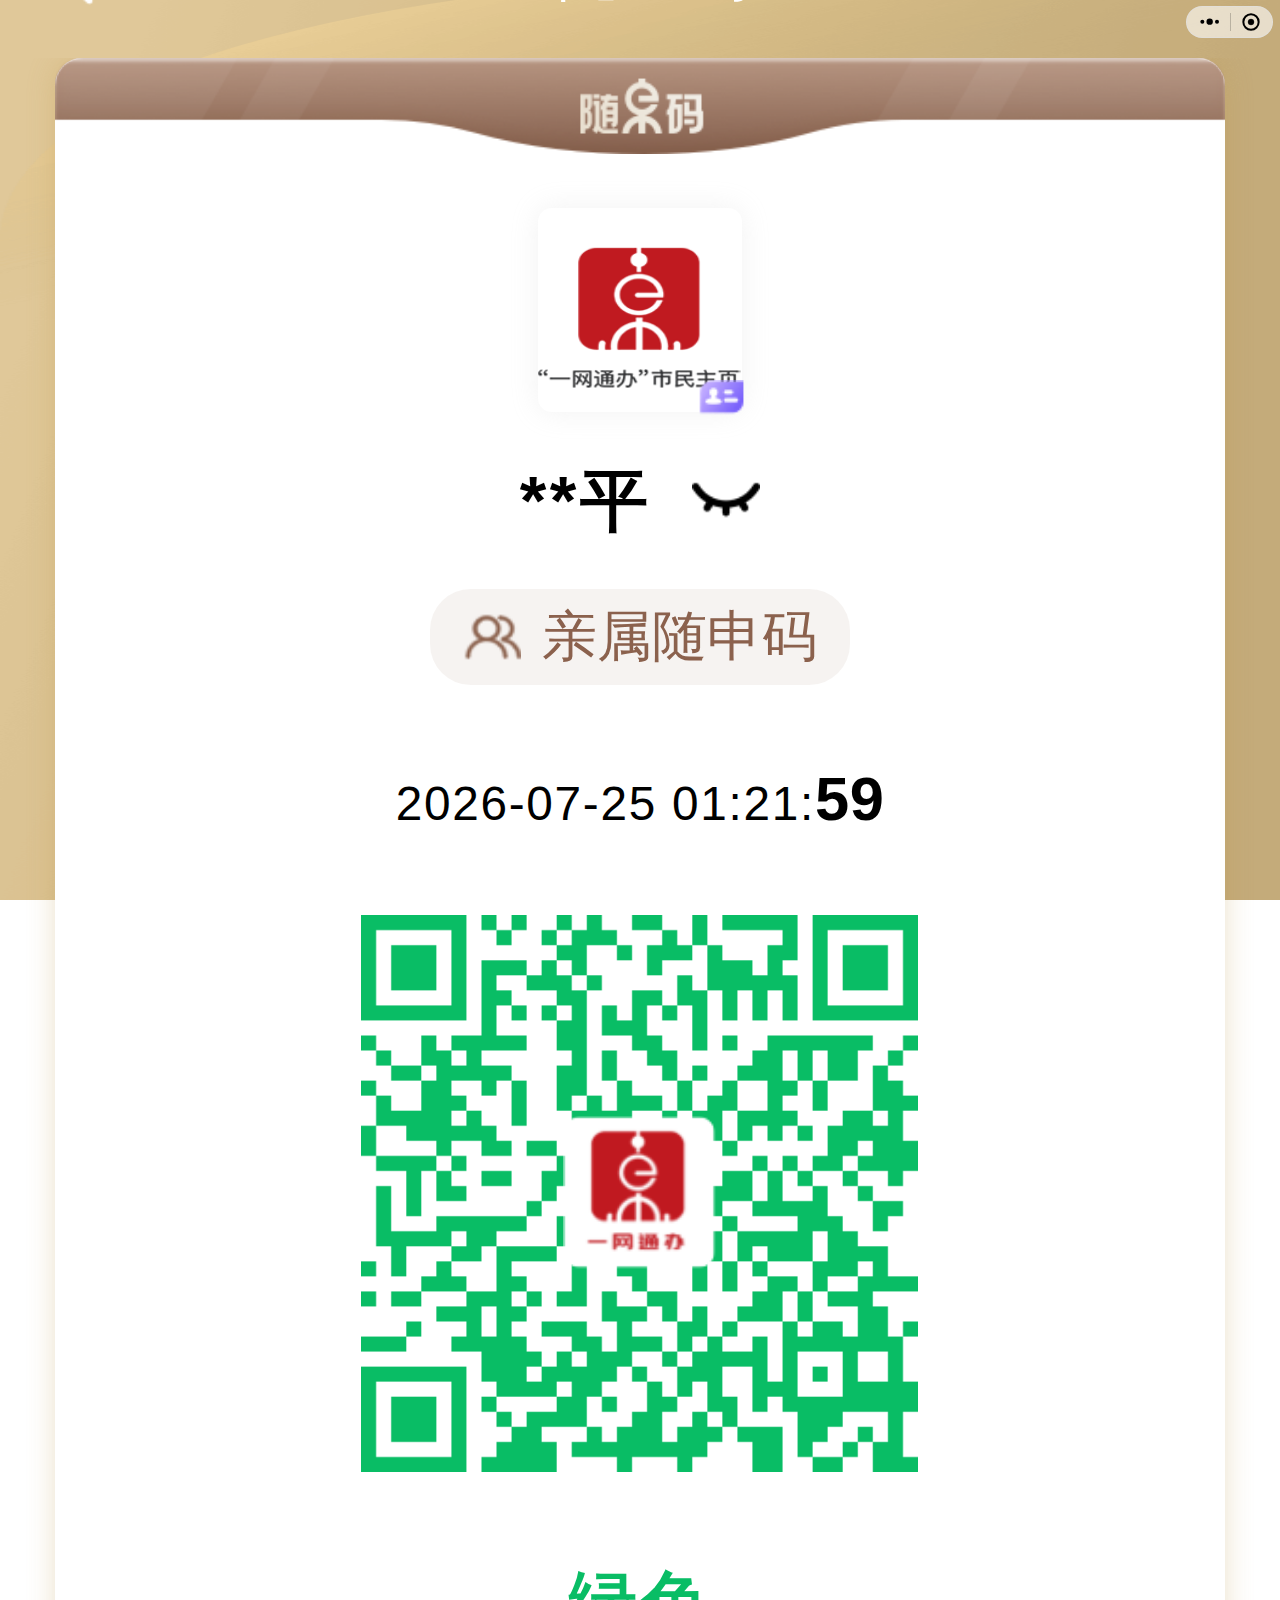
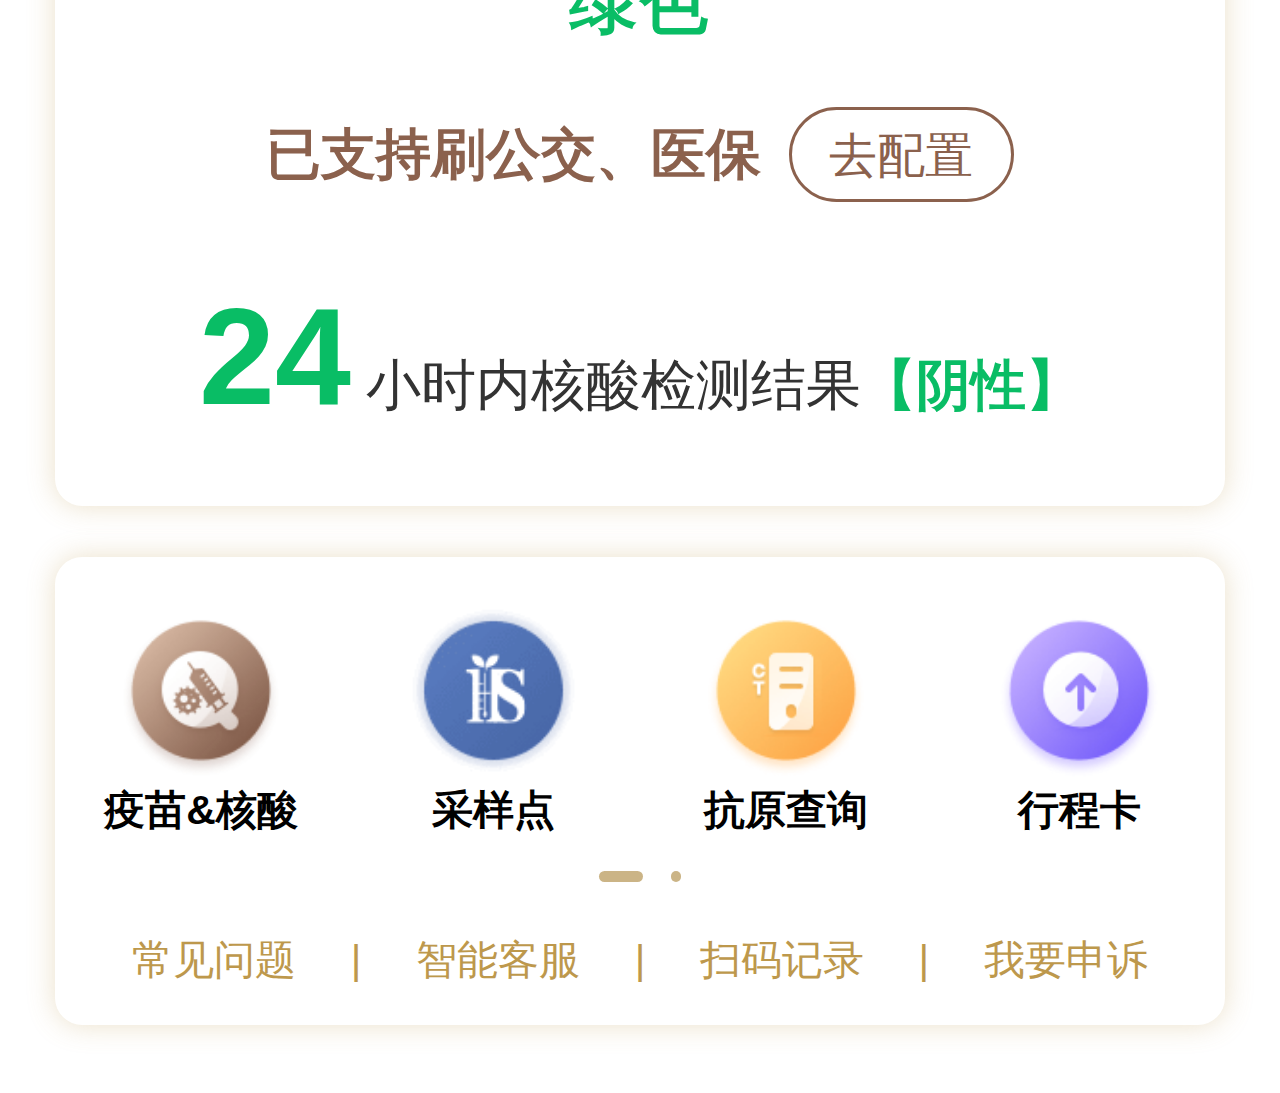
<file: ssm/index.html>
<!DOCTYPE html>
<title>随申码</title>
<meta http-equiv="Content-Type" content="text/html;charset=UTF-8">
<meta name="viewport" content="width=device-width,height=device-height,viewport-fit=cover,initial-scale=1,maximum-scale=1,user-scalable=0">
<meta name="theme-color" content="#DDC089">
<meta name="apple-mobile-web-app-status-bar-style" content="black-translucent">
<link rel="manifest" href="manifest.json">
<link rel="icon" type="image/png" href="./static/ssbapp-logo.png">
<link rel="apple-touch-icon" sizes="492x492" href="./static/ssbapp-logo.png">
<link rel="stylesheet" href="app.css">
<link rel="stylesheet" href="../common/nav.css">
<script src="../common/base.js"></script>
<style>
  .eyes-open #img-eyes-open {
    display: block;
  }
  .eyes-open #img-eyes-closed {
    display: none;
  }
  #img-eyes-open {
    display: none;
  }
  #img-eyes-closed {
    display: block;
  }
</style>
<div class="capsule capsule--wechat" onclick="navigateHome();">
  <svg class="capsule__menu-icon" viewBox="0 0 64 28" xmlns="http://www.w3.org/2000/svg">
    <circle cx="32" cy="14" r="9.5"/>
    <circle cx="54" cy="14" r="6"/>
    <circle cx="10" cy="14" r="6"/>
  </svg>
  <div class="capsule__splitter"></div>
  <svg class="capsule__exit-icon" viewBox="0 0 60 60" xmlns="http://www.w3.org/2000/svg">
    <circle cx="30" cy="30" r="9"/>
    <circle cx="30" cy="30" r="23" stroke-width="6" fill="transparent"/>
  </svg>
</div>
<view class="top" style="height: 58px; padding-top: env(safe-area-inset-top, 0); box-sizing: content-box;">
  <image src="./static/suishenma_bg.png" style="width:100%;height:813.11px;"></image>
  <view class="text" style="bottom:3.333vw">随申码</view>
  <view bindtap="goBack" class="back">
    <image src="./static/back.png" onclick="history.back();"></image>
  </view>
</view>
<view class="page" style="padding-top: 58px; padding-top: calc(58px + env(safe-area-inset-top, 0));">
  <canvas class="my-qrcode" id="myQrcode" type="2d"></canvas>
  <view class="content contentBox">
    <view style="height: 7.467vw;">
      <image class="title" src="./static/suishenma_title.png"></image>
    </view>
    <view style="display: flex;justify-content: center;margin-top: 4.267vw;">
      <view class="photo photoPicAfter">
        <image class="photoPic" mode="aspectFit" src="./static/suishenma_logo.png" id="_img"></image>
      </view>
    </view>
    <view class="nameBox">
      <view class="tainerBox eyes-open">
        <view class="name" id="_name"></view>
        <view bindtap="handleShowName" class="nameHide" id="img-eyes-open" onclick="switchNameDisplay(false);">
          <image src="./static/eysOpen.png" style="width:5.333vw;height:5.333vw;"></image>
        </view>
        <view bindtap="handleShowName" class="nameHide" id="img-eyes-closed" onclick="switchNameDisplay(true);">
          <image src="./static/eyeClose.png" style="width:5.333vw;height:5.333vw;"></image>
        </view>
      </view>
    </view>
    <view style="display: flex;justify-content: center;margin-top: 3.2vw;">
      <view bindtap="goFm" class="qsm">
        <image class="icon" src="./static/suishenma_people.png"></image>
        <text>亲属随申码</text>
      </view>
    </view>
    <view class="time">
      <span id="_date"></span>
      <span id="_time"></span><span class="timeSecond" id="_sec"></span>
    </view>
    <view style="display: flex;justify-content: center;margin-top: 2.133vw;" onclick="window.location.href = './checkin.html';">
      <view class="qrCode">
        <view style="background: url('[data-uri]'); background-size: 85% 85%; background-position: center; background-repeat:no-repeat; width: 100%; height: 100%; display: flex; align-items: center; justify-content: center;">
          <img src="./static/logo.png" style="width: 12vw; height: 12vw;">
        </view>
      </view>
    </view>
    <view class="qrText"> 绿色 </view>
    <view class="yimaduoyong">
      <!-- <view class="btn3">
        <view class="place">地铁</view>
        <view class="address">地铁</view>
      </view> -->
      <!-- <view class="btn1">
        <view class="left">
          <view class="left-top">一码多用</view>
          <view class="left-bottom">开通后，可刷码就医、乘公交等</view>
        </view>
        <view bindtap="clickToScene" class="right" id="">去开通</view>
      </view> -->
      <view class="btn2" onclick="window.location.href = './checkin.html';">
        <view bindtap="clickToScene" class="left">已支持刷公交、医保</view>
        <view bindtap="clickToScene" class="right">去配置</view>
      </view>
    </view>
    <view class="hesuan">
      <view style="color: #333333;">
        <text style="color: #09BD65;font-weight:bold;font-size:10.667vw;">24</text> 小时内核酸检测结果<text style="color: #09BD65;font-weight:bold;">【阴性】</text>
      </view>
    </view>
  </view>
  <view class="more contentBox">
    <view class="rec-swiper" style="height:19.467vw">
      <view class="case">
        <view bindtap="goHesuan" class="caseItem">
          <view style="width:14.4vw;height:14.4vw;">
            <image class="caseItemIcon" src="./static/nucleic_acid_vaccine.png"></image>
          </view>
          <view class="caseItemName">疫苗&核酸</view>
        </view>
        <view bindtap="handleClickMoreItem" class="caseItem">
          <view style="width:14.4vw;height:14.4vw;">
            <image class="caseItemIcon" src="./static/newhscyd.png"></image>
          </view>
          <view class="caseItemName">采样点</view>
        </view>
        <view bindtap="handleClickMoreItem" class="caseItem">
          <view style="width:14.4vw;height:14.4vw;">
            <image class="caseItemIcon" src="./static/kangyuan.png"></image>
          </view>
          <view class="caseItemName">抗原查询</view>
        </view>
        <view bindtap="goXingchengma" class="caseItem" onclick="navigateToTripCard();">
          <view style="width:14.4vw;height:14.4vw;">
            <image class="caseItemIcon" src="./static/icon_xingcheng.png"></image>
          </view>
          <view class="caseItemName">行程卡</view>
        </view>
      </view>
    </view>
    <view ariaHidden="true" class="dots-rec2" style="margin-top: 1.867vw;">
      <view class="dot2 active"></view>
      <view class="dot2"></view>
    </view>
    <view class="link">
      <text bindtap="goQa">常见问题</text>
      <text>|</text>
      <text bindtap="goKf">智能客服</text>
      <text>|</text>
      <text bindtap="toScan">扫码记录</text>
      <text>|</text>
      <text bindtap="goShensu">我要申诉</text>
    </view>
  </view>
</view>
<input type="file" style="display: none;" id="upload" oninput="onInput(this);">
<script>
  setDynamicTime("#_date", 0, 10);
  setDynamicTime("#_time", 11, 17);
  setDynamicTime("#_sec", 17, 19);

  let _name = localStorage.getItem("_name") || "习近平";
  document.getElementById("_name").addEventListener("click", () => {
    const res = window.prompt("修改名字：", _name);
    if (res == "" || res == null) localStorage.removeItem("_name");
    else localStorage.setItem("_name", res);
    _name = res || "习近平";
    switchNameDisplay(show_name);
  });
  let show_name = false;
  function switchNameDisplay(t) {
    show_name = t;
    const hidden_name = new Array(_name.length).join("*") + _name.substr(-1);
    document.getElementById("_name").innerText = show_name ? _name : hidden_name;
    document.getElementsByClassName("tainerBox")[0].classList.add(t ? "eyes-open" : "eyes-closed");
    document.getElementsByClassName("tainerBox")[0].classList.remove(t ? "eyes-closed" : "eyes-open");
  }
  switchNameDisplay(false);

  const default_img = "./static/suishenma_logo.png";
  document.getElementById("_img").attributes["src"].value = localStorage.getItem("_img") || default_img;
  document.getElementById("_img").addEventListener("click", () => {
    if (localStorage.getItem("_img")) {
      localStorage.removeItem("_img");
      document.getElementById("_img").attributes["src"].value = default_img;
      return;
    }
    const input = document.getElementById("upload");
    input.click();
  });

  function onInput(t) { 
    // getting a hold of the file reference
    const file = t.files[0]; 

    // setting up the reader
    const reader = new FileReader();
    
    // here we tell the reader what to do when it's done reading...
    reader.onload = readerEvent => {
      const content = readerEvent.target.result; // this is the content!
      if (content) {
        try {
          localStorage.setItem("_img", content);
        } catch (e) {
          alert("照片文件较大，暂时不能保存在本地。");
          localStorage.setItem("_img", default_img);
        }
        document.getElementById("_img").attributes["src"].value = content;
      }
    }
    
    reader.readAsDataURL(file); // this is reading as data url
  }

  initServiceWorker("ssm");
</script>
</file>
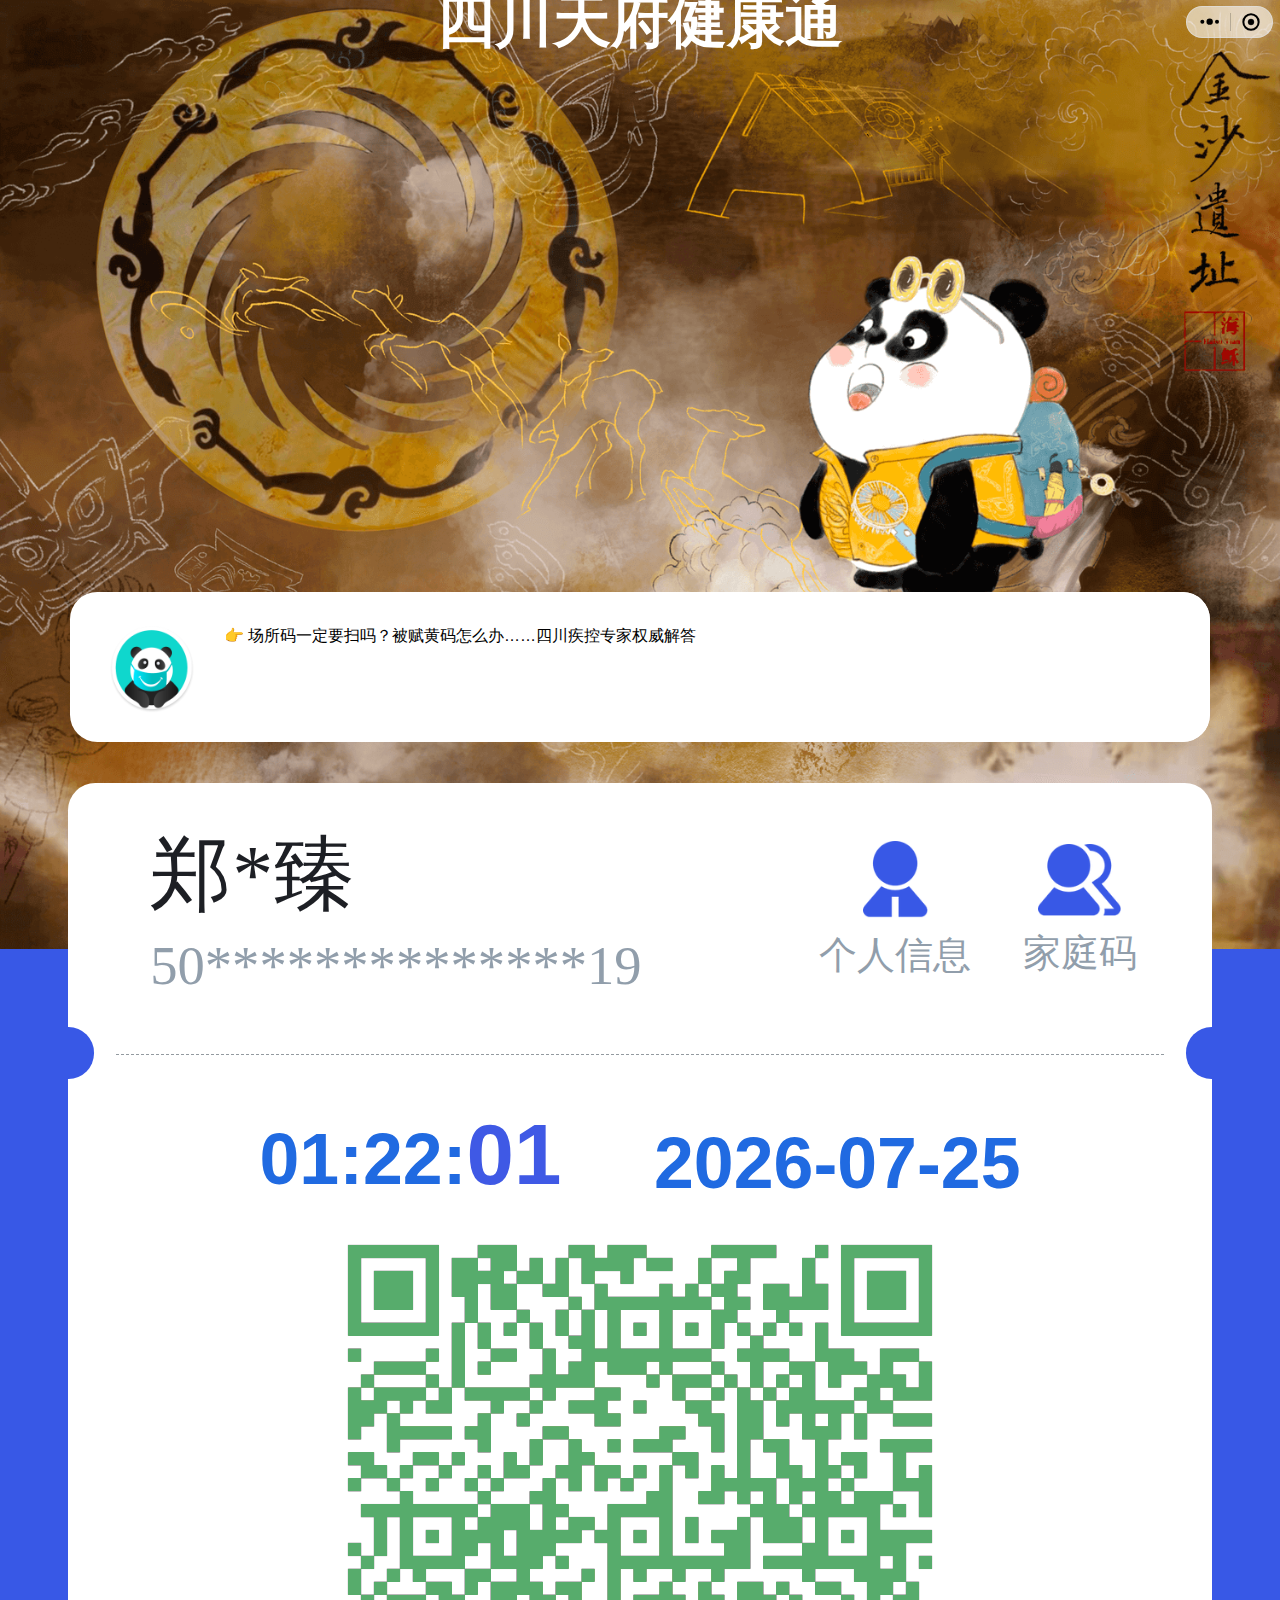
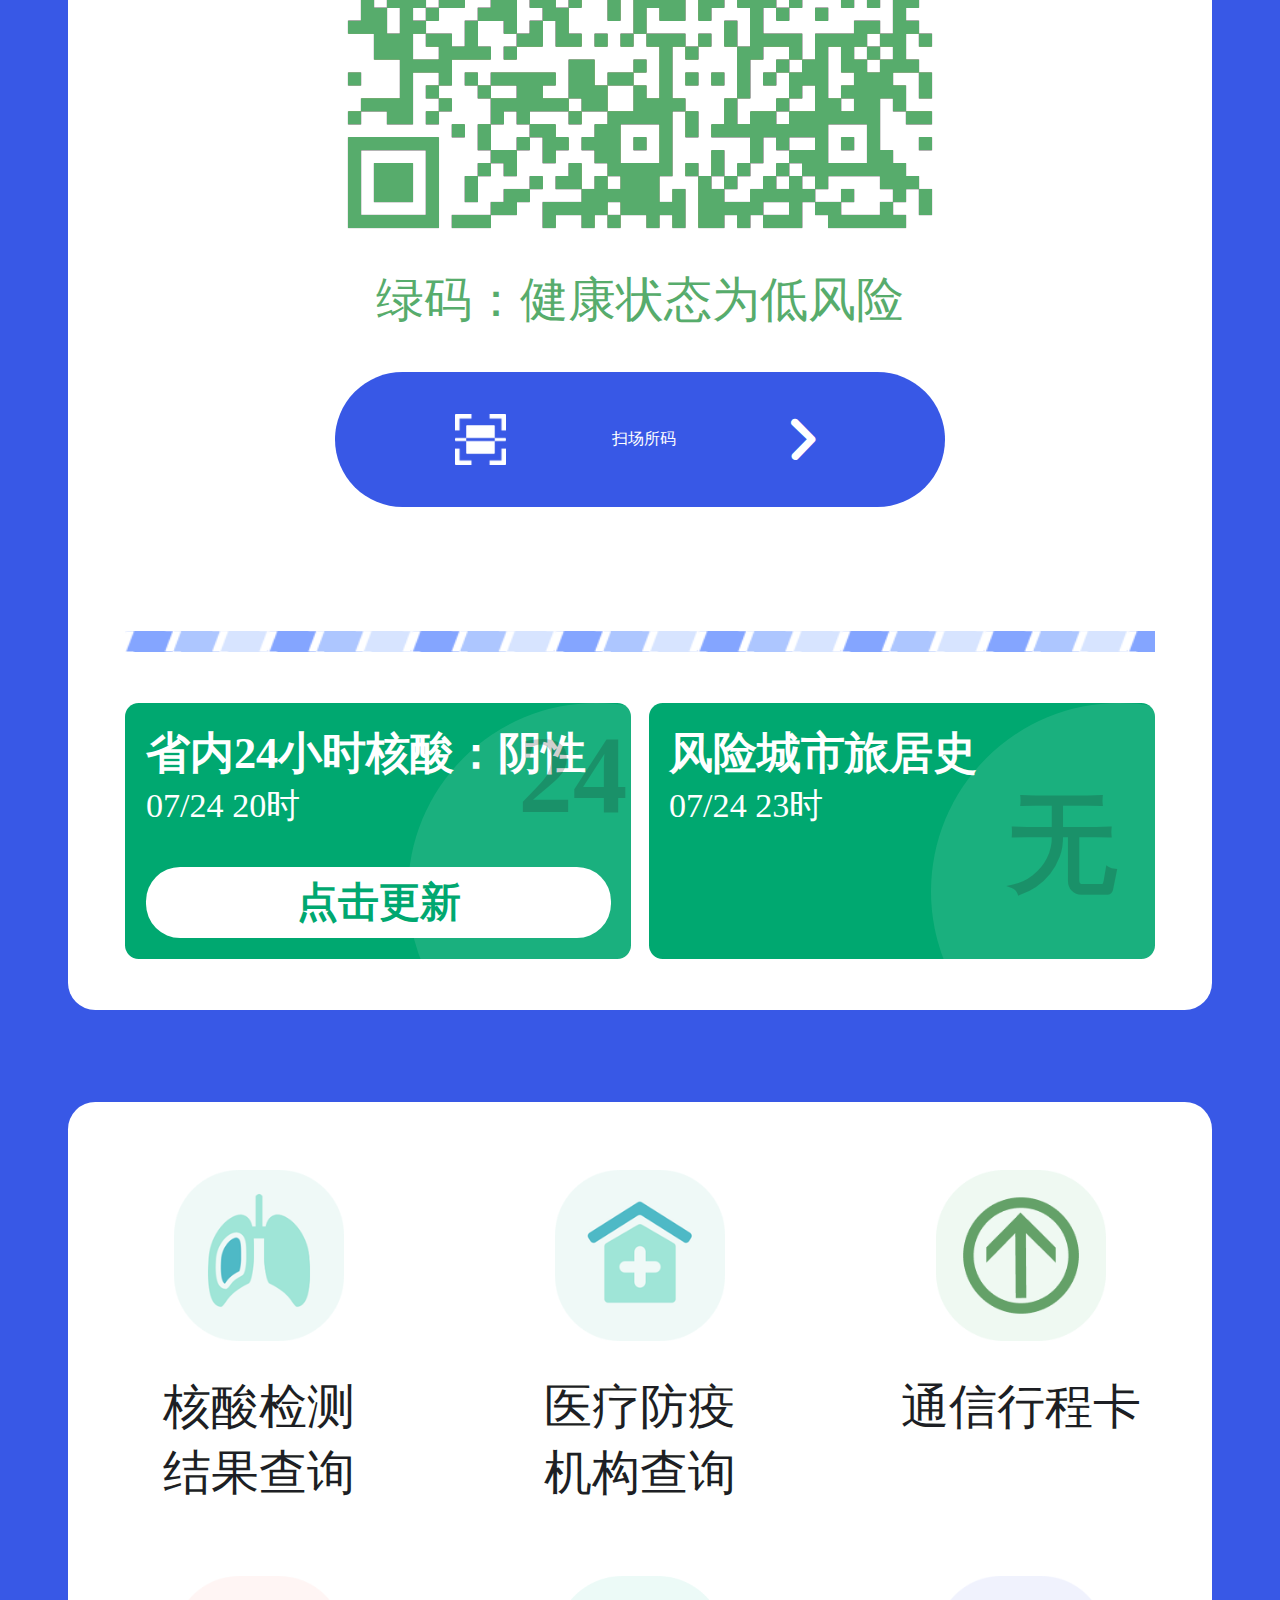
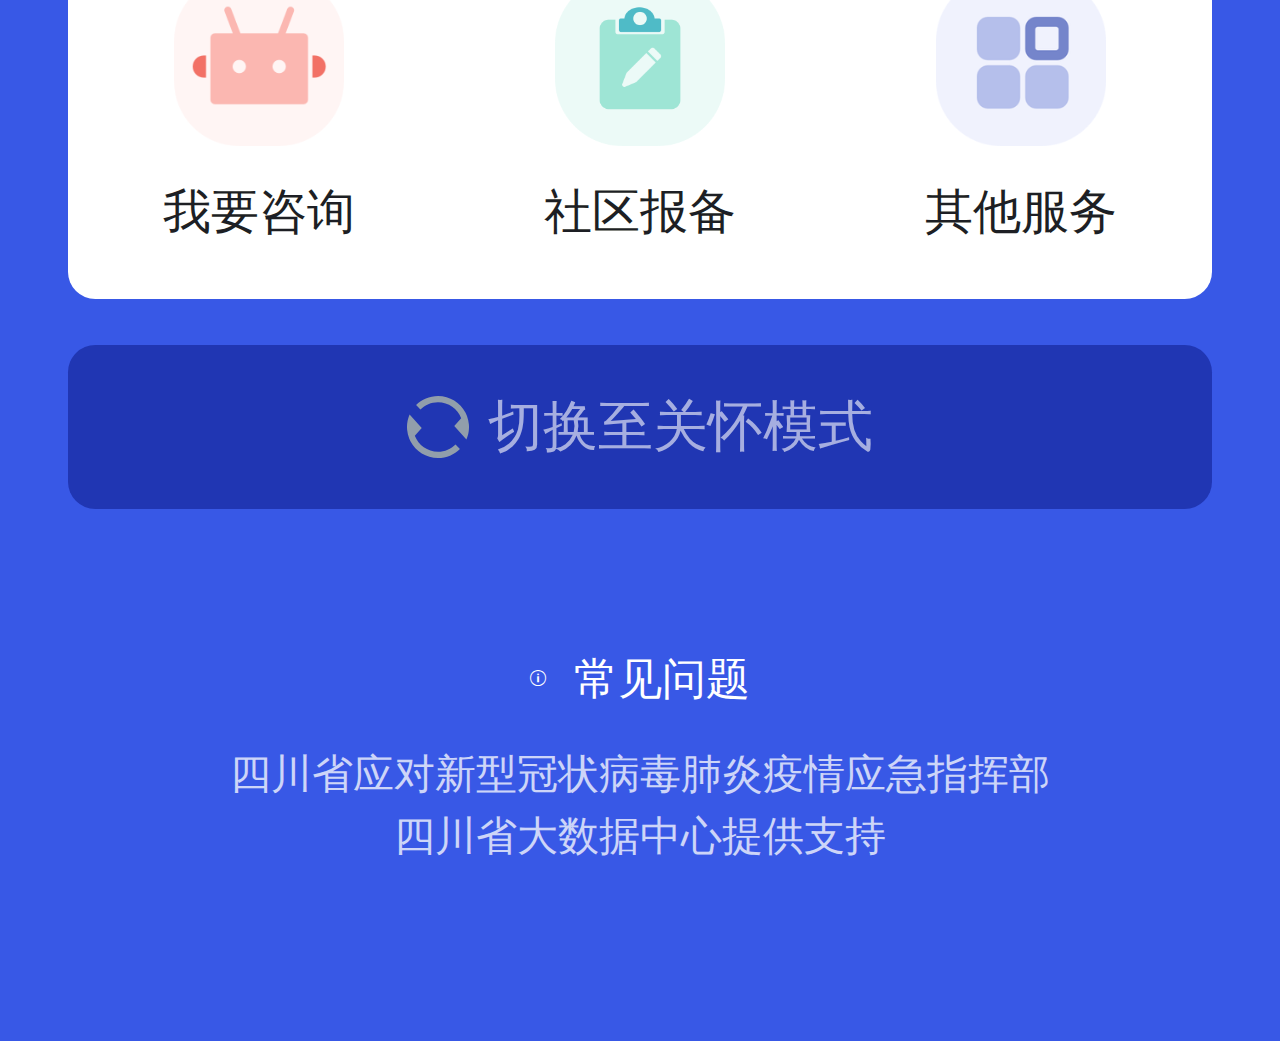
<file: tfjkt/index.html>
<!DOCTYPE html>
<title>四川天府健康通</title>
<meta http-equiv="Content-Type" content="text/html;charset=UTF-8">
<meta name="viewport" content="width=device-width,height=device-height,viewport-fit=cover,initial-scale=1,maximum-scale=1,user-scalable=0,user-scalable=no">
<meta name="theme-color" content="#FFFFFF">
<meta name="apple-mobile-web-app-status-bar-style" content="black-translucent">
<link rel="manifest" href="manifest.json">
<link rel="icon" type="image/png" href="./static/message-icon.png">
<link rel="apple-touch-icon" href="./static/message-icon.png">
<link rel="stylesheet" href="app.css">
<link rel="stylesheet" href="../common/nav.css">
<link rel="stylesheet" href="../common/g-icon.css">
<script src="../common/base.js"></script>

<div class="nav">
  <span class="title">四川天府健康通</span>
  <div></div>
</div>
<div class="capsule capsule--wechat" onclick="navigateHome();">
  <svg class="capsule__menu-icon" viewBox="0 0 64 28" xmlns="http://www.w3.org/2000/svg">
    <circle cx="32" cy="14" r="9.5"/>
    <circle cx="54" cy="14" r="6"/>
    <circle cx="10" cy="14" r="6"/>
  </svg>
  <div class="capsule__splitter"></div>
  <svg class="capsule__exit-icon" viewBox="0 0 60 60" xmlns="http://www.w3.org/2000/svg">
    <circle cx="30" cy="30" r="9"/>
    <circle cx="30" cy="30" r="23" stroke-width="6" fill="transparent"/>
  </svg>
</div>
<view class=" type-gsd-h5-react:Container" id="id69"
  style="padding-bottom: 41.6vw; position: relative; min-height: 100vh;">
  <view class=" type-gsd-h5-react:Container" id="id61"
    style="width: 100%; height: 74.133vw; margin-top: 0vw; margin-left: 0vw; position: static; left: 0vw; top: 0vw; background-size: 100% auto; background-repeat: no-repeat;">
  </view>
  <!-- <view class=" type-gsd-h5-react:Container" id="id57"
    style="width: 100%; margin-top: 30px; padding-bottom: 1.333vw; z-index: 99; text-align: center; position: fixed; top: 0vw; line-height: ; padding-top: ; background-color: rgba(255,255,255,0); color: #fff;">
    <text class=" type-gsd-h5-react:Text" id="id58" selectable="false"
      style="font-size: 4.533vw; line-height: 6.933vw; text-align: center; font-family: PingFangSC-Medium; letter-spacing: 0vw;">四川天府健康通</text>
  </view> -->
  <view class=" type-gsd-h5-react:Container" id="id68" style="margin-top: -27.867vw;">
    <view class=" type-gsd-h5-react:Container" id="id3"
      style="width: 89.067vw; height: 11.733vw; margin: 0vw auto 3.2vw; display: flex; justify-content: flex-start; align-items: center; flex-direction: row; color: rgb(255, 82, 75); text-align: left; border-radius: 2.133vw; background: rgb(255, 255, 255); position: relative; overflow: hidden;">
      <view class=" type-gsd-h5-react:Container" id="id23"
        style="width: 0.933vw; height: 11.733vw; position: absolute; left: 0vw; top: 0vw;"></view>
      <image alt="[图片]" class=" type-gsd-h5-react:Image" id="id22" mode="aspectFit" src="./static/message-icon.png"
        style="width: 7.2vw; height: 7.467vw; margin-right: 2vw; margin-left: 2.8vw; display: inline-block;"></image>
      <!-- Begin Marquee -->
      <view class="wa-comp-tf-jkt-Marquee" id="id1" style="height: 6.4vw; color: black;">
        <view class="container" id="id4" style="display: flex; flex-direction: row; animation-duration: 10s;">
          <text class="text" id="id2" style="width: 100%; white-space: nowrap;">👉 场所码一定要扫吗？被赋黄码怎么办……四川疾控专家权威解答</text>
        </view>
      </view>
      <!-- End Marquee -->
      <view class=" type-gsd-h5-react:Container" id="id201"
        style="width: 8vw; height: 11.733vw; display: inline-block; border-top-right-radius: 2.133vw; border-bottom-right-radius: 2.133vw; background: -webkit-linear-gradient(right, rgb(255, 255, 255) 40%, rgba(255, 255, 255, 0.8) 65%, rgba(255, 255, 255, 0.3) 86%, rgba(255, 255, 255, 0) 100%); position: absolute; right: 0vw; top: 0vw;">
      </view>
    </view>
    <view class=" type-gsd-h5-react:Container" id="id6"
      style="width: 89.333vw; height: auto; margin: 0vw auto; display: flex; align-items: center; flex-direction: column; color: rgb(255, 82, 75); border-radius: 2.133vw; background: rgb(255, 255, 255); overflow: hidden;">
      <view class=" type-gsd-h5-react:Container" id="id24"
        style="width: 100%; height: 20.933vw; padding-right: 5.867vw; padding-left: 6.4vw; display: flex; align-items: center; flex-direction: row; border-bottom-right-radius: 4vw; border-bottom-left-radius: 4vw; position: relative;">
        <view class=" type-gsd-h5-react:Container" id="id27"
          style="display: flex; justify-content: space-between; flex: 1;">
          <view class=" type-gsd-h5-react:Container" id="id29" style="display: flex; flex-direction: column; flex: 1;">
            <view class=" type-gsd-h5-react:Container" id="uuid_e70af543"
              style="display: flex; justify-content: flex-start; align-items: center; flex-direction: row;">
              <text class=" type-gsd-h5-react:Text" id="_name" selectable="false"
                style="color: rgb(29, 31, 36); font-size: 6.4vw; line-height: 6.933vw; font-family: PingFangSC-Medium; letter-spacing: 0vw;"></text>
              <!-- <view class=" type-gsd-h5-react:Container" id="uuid_da7f7823"
                style="width: 17.333vw; height: 5.333vw; margin-left: 5.467vw; display: flex; justify-content: center; align-items: center; flex-direction: row; border-radius: 3.067vw; background: url(./static/vaccinationSuccess@2x.png) no-repeat 50% 50%; background-size: 100% 100%;"
                wx:if="false">
                <text class=" type-gsd-h5-react:Text" id="uuid_10278d11" selectable="false"
                  style="color: rgb(255, 255, 255); font-size: 3.467vw; text-align: center; font-family: PingFangSC-Medium; letter-spacing: 0vw;"
                  text="接种完成">接种完成</text>
              </view> -->
            </view>
            <text class=" type-gsd-h5-react:Text" id="_idcard" selectable="false"
              style="margin-top: 0.667vw; color: rgb(145, 158, 171); font-size: 4.267vw; line-height: 5.867vw; font-family: PingFangSC-Regular; letter-spacing: 0vw;"></text>
          </view>
          <view class=" type-gsd-h5-react:Container" id="id30"
            style="display: flex; justify-content: flex-end; align-items: center;">
            <view bindtap="onuuid_ad3ae034$tap" class=" type-gsd-h5-react:Container" id="uuid_ad3ae034"
              style="display: flex; justify-content: center; align-items: center; flex-direction: column;">
              <view class=" type-gsd-h5-react:Container" id="uuid_ce465063"
                style="display: flex; align-items: flex-end;">
                <image alt="[图片]" class=" type-gsd-h5-react:Image" id="uuid_ff3b3219" mode="scaleToFill"
                  src="./static/userInfo.png" style="width: 5.067vw; height: 6vw;"></image>
              </view>
              <text class=" type-gsd-h5-react:Text" id="uuid_88c0d208" selectable="false"
                style="color: rgb(145, 158, 171); font-size: 2.933vw; line-height: 5.867vw; text-align: right; font-weight: 400; letter-spacing: 0vw; font-family: 'PingFang SC'; font-style: normal;"
                text="个人信息">个人信息</text>
            </view>
            <view bindtap="onuuid_127ae402$tap" class=" type-gsd-h5-react:Container" id="uuid_127ae402"
              style="margin-left: 4vw; display: flex; justify-content: center; align-items: center; flex-direction: column;">
              <view class=" type-gsd-h5-react:Container" id="uuid_2f0a8b78"
                style="display: flex; align-items: flex-end;">
                <image alt="[图片]" class=" type-gsd-h5-react:Image" id="uuid_5136a597" mode="scaleToFill"
                  src="./static/familyCode.png" style="width: 6.533vw; height: 5.6vw;"></image>
              </view>
              <text class=" type-gsd-h5-react:Text" id="id31" selectable="false"
                style="color: rgb(145, 158, 171); font-size: 2.933vw; line-height: 5.867vw; text-align: right; font-weight: 400; letter-spacing: 0vw; font-family: 'PingFang SC'; font-style: normal;"
                text="家庭码">家庭码</text>
            </view>
          </view>
        </view>
        <view class=" type-gsd-h5-react:Container" id="id35"
          style="width: 4vw; height: 4vw; border-style: none; border-radius: 50%; background: #3858E6; position: absolute; left: -2vw; top: 19.067vw; border-top-left-radius: 2vw; border-top-right-radius: 2vw; border-bottom-left-radius: 2vw;">
        </view>
        <view class=" type-gsd-h5-react:Container" id="id36"
          style="width: 4vw; height: 4vw; border-radius: 50%; background: #3858E6; position: absolute; right: -2vw; top: 19.067vw; color: #2b4fde;">
        </view>
      </view>
      <view class=" type-gsd-h5-react:Container" id="id25"
        style="width: 81.867vw; height: 0.267vw; border-bottom: 0.133vw dashed #939AA0;"></view>
      <view class=" type-gsd-h5-react:Container" id="id38" style="width: 100%; height: auto; padding-bottom: 4.4vw;">
        <view class=" type-gsd-h5-react:Container" id="id39"
          style="width: 100%; padding-top: 4vw; display: inline-block; position: relative;">
          <!-- Begin wrapper -->
          <view class="wa-comp-tf-jkt-SiChuanCodeWrapper" id="id2">
            <view id="id32">
              <view id="id11">
                <view id="id4"
                  style="margin-bottom: 2.667vw; padding-right: 14.933vw; padding-left: 14.933vw; display: flex; justify-content: space-between; align-items: flex-end; flex-direction: row; color: rgb(32, 106, 225); font-size: 5.6vw; font-weight: bolder; ">
                  <view id="uuid_33995b78">
                    <text id="_min" selectable="false"></text><text id="_sec" selectable="false"
                      style="color: #3F59E5; font-size: 6.667vw;"></text>
                  </view>
                  <text id="_date" selectable="false"></text>
                </view>
                <view class="wa-comp-tf-jkt-ShowCode4Sichuan" id="id4" style="display: block; ;">
                  <view id="id20" style="text-align: center; ">
                    <view id="id24">
                      <view id="id29"
                        style="position: relative; display: flex; align-items: center; justify-content: center;">
                        <view
                          style="background: url('[data-uri]'), linear-gradient(#57AC6C, #57AC6C); background-blend-mode: lighten; background-size: 115% 115%; background-position: center; background-repeat:no-repeat; width: 46.667vw; height: 46.667vw;">
                        </view>
                      </view>
                      <view bindtap="onid30$tap" id="id30"
                        style="margin-top: 2.667vw; padding-right: 0.667vw; padding-left: 0.667vw; display: flex; justify-content: center; align-items: center; line-height: 4.8vw; ">
                        <text class="code_explain" id="id31" selectable="false"
                          style="font-size: 3.733vw; line-height: 4.8vw; color: #57AC6C;">绿码：健康状态为低风险</text>
                      </view>
                    </view>
                  </view>
                  <view bindtap="onuuid_9fbaef96$tap" id="uuid_9fbaef96"
                    style="display: flex; justify-content: center; align-items: center; flex-direction: row; "
                    wx:if="true">
                    <view id="uuid_5ecc9016"
                      style="width: auto; height: 10.533vw; margin-top: 3.2vw; padding: 0vw 9.333vw; display: flex; justify-content: center; align-items: center; flex-direction: row; border-radius: 10.667vw; background: rgb(56, 88, 230); "
                      onclick="window.location.href='./scan.html';">
                      <image alt="[图片]" id="uuid_24969d97" mode="scaleToFill" src="./static/scan.png"
                        style="width: 4vw; height: 4vw; "></image>
                      <text id="uuid_09a68e97" selectable="false"
                        style="padding: 0vw 8.267vw; display: inline-block; color: rgb(255, 255, 255);">扫场所码</text>
                      <text id="uuid_a9d1d597" style="color: rgb(255, 255, 255); font-size: 3.467vw; "
                        type="arrow-right" class="g-icon type-WeApps_STD_COMP:Icon"></text>
                    </view>
                  </view>
                  <view class="refresh_download" id="id28"
                    style="padding-right: 11.867vw; padding-left: 11.867vw; display: flex; justify-content: center; align-items: center; margin-top: 5.333vw; ">
                  </view>
                </view>
              </view>
            </view>
          </view>
          <!-- End wrapper -->
        </view>
      </view>
      <!-- Begin xingchengka -->
      <view class="wa-comp-tf-jkt-XingChengKa  type-gsd-h5-react:Container" id="uuid_3febf311" style="position: relative; width: 100%;">
        <view class=" type-gsd-h5-react:Container" id="uuid_bd243074">
          <view class=" type-gsd-h5-react:Container" id="uuid_fe40e190" style="width: 90%; margin: 0vw auto; overflow: hidden; box-sizing: border-box;">
            <view class="code_down_line type-gsd-h5-react:Container" id="uuid_5d129d93" style="width: 400%; height: 1.6vw; background: url(./static/test.png); background-size: auto 100%;"></view>
            <view class=" type-gsd-h5-react:Container" id="uuid_d398af93" style="margin: 4vw 0; display: flex; flex-direction: row;">
              <view class=" type-gsd-h5-react:Container" id="uuid_4943af93" style="height: 20vw; padding: 1.6vw; border-radius: 1.067vw; position: relative; flex: 1; box-sizing: border-box; background-color: #00a870;">
                <text class=" type-gsd-h5-react:Text" id="uuid_9d310d93" style="color: white; font-size: 3.467vw; font-weight: 600; font-family: 'PingFang SC'; font-style: normal; white-space: nowrap; overflow: hidden; text-overflow: ellipsis;">省内24小时核酸：阴性</text>
                <text class=" type-gsd-h5-react:Text" id="covid-test-datetime" style="display: block; font-size: 2.667vw; font-weight: 400; font-family: 'PingFang SC'; font-style: normal; color: white;"></text>
                <text class=" type-gsd-h5-react:Text" id="uuid_28198393" style="color: rgb(0, 0, 0); font-size: 8.533vw; font-weight: 600; opacity: 0.2; position: absolute; right: 1.067vw; top: 2.667vw; font-family: 'PingFang SC'; font-style: normal; top: 10px; right: 4px;"">24</text>
                <view class=" type-gsd-h5-react:Container" id="uuid_a7c25c93" style="width: 29.467vw; height: 29.467vw; opacity: 0.1; border-radius: 50%; background: rgb(255, 255, 255); position: absolute; right: -12vw; top: 0;"></view>
                <view bindtap="onuuid_b7160c93$tap" class=" type-gsd-h5-react:Container" id="uuid_b7160c93" style="width: 92%; height: 5.6vw; display: flex; justify-content: center; align-items: center; border-radius: 2.667vw; background: rgb(255, 255, 255); position: absolute; bottom: 1.6vw;">
                  <text class=" type-gsd-h5-react:Text" id="tap-to-update" style="font-size: 3.2vw; font-weight: 600; font-family: 'PingFang SC'; font-style: normal; color: #00A870; opacity: 1;">点击更新</text>
                </view>
              </view>
              <view class=" type-gsd-h5-react:Container" id="uuid_2c64ac93" style="height: 20vw; margin-left: 1.333vw; padding: 1.6vw; border-radius: 1.067vw; position: relative; flex: 1; box-sizing: border-box; background-color: #00a870;">
                <text class=" type-gsd-h5-react:Text" id="uuid_60c3fd94" style="font-size: 3.467vw; font-weight: 600; font-family: 'PingFang SC'; font-style: normal; color: white;" text="风险城市旅居史">风险城市旅居史</text>
                <text class=" type-gsd-h5-react:Text" id="trace-update-datetime" selectable="false" style="display: block; font-size: 2.667vw; font-weight: 400; font-family: 'PingFang SC'; font-style: normal; color: white;"></text>
                <text class=" type-gsd-h5-react:Text" id="uuid_e0782f94" selectable="false" style="color: rgb(0, 0, 0); font-size: 8.533vw; font-weight: 600; opacity: 0.2; position: absolute; right: 2.933vw; top: 5.333vw; font-family: 'PingFang SC'; font-style: normal;">无</text>
                <view class=" type-gsd-h5-react:Container" id="uuid_5a175794" style="width: 29.467vw; height: 29.467vw; opacity: 0.1; border-radius: 50%; background: rgb(255, 255, 255); position: absolute; right: -12vw; top: 0vw;"></view>
              </view>
            </view>
          </view>
        </view>
      </view>
      <!-- End xingchengka-->
    </view>
    <view class="type-gsd-h5-react:Container" id="uuid_6b3fd361"
      style="margin-top: 3.6vw; margin-right: 5.333vw; margin-left: 5.333vw; border-radius: 2.133vw; background: rgb(255, 255, 255); overflow: hidden;"></view>
    <view class="type-gsd-h5-react:Container" id="functions"
      style="width: 89.333vw; margin: 3.6vw auto 0vw; padding: 0vw 0vw 4.267vw; display: flex; justify-content: flex-start; align-items: flex-start; flex-flow: row wrap; color: rgb(255, 82, 75); border-radius: 2.133vw; background: rgb(255, 255, 255);">
      <view class="wrapper">
        <image src="./static/antibody_result_query@2x.png" class="icon"></image>
        <text class="title">核酸检测</text>
        <text class="subtitle">结果查询</text>
      </view>
      <view class="wrapper">
        <image src="./static/medical_institution_query@2x.png" class="icon"></image>
        <text class="title">医疗防疫</text>
        <text class="subtitle">机构查询</text>
      </view> 
      <view class="wrapper" onclick="navigateToTripCard();">
        <image src="./static/txxck_server.png" class="icon"></image>
        <text class="title">通信行程卡</text>
        <text class="subtitle"></text>
      </view>
      <view class="wrapper">
        <image src="./static/consulting@2x.png" class="icon"></image>
        <text class="title">我要咨询</text>
        <text class="subtitle"></text>
      </view>
      <view class="wrapper">
        <image src="./static/sqbb2.png" class="icon"></image>
        <text class="title">社区报备</text>
        <text class="subtitle"></text>
      </view>
      <view class="wrapper" onclick="navigateHome();">
        <image src="./static/other_server.png" class="icon"></image>
        <text class="title">其他服务</text>
        <text class="subtitle"></text>
      </view>

    </view>
    <view bindtap="onid299$tap" class=" type-gsd-h5-react:Container" id="id299"
      style="width: 89.333vw; height: 12.8vw; margin: 3.6vw auto 0vw; display: flex; justify-content: center; align-items: center; flex-flow: row wrap; color: rgb(255, 82, 75); border-radius: 2.133vw; background: rgb(32, 54, 179);">
      <image alt="[图片]" class=" type-gsd-h5-react:Image" id="id306" mode="scaleToFill" src="./static/code-refresh.svg"
        style="width: 4.8vw; height: 4.8vw;"></image>
      <text class=" type-gsd-h5-react:Text" id="id300" selectable="false"
        style="margin-left: 1.467vw; color: rgb(255, 255, 255); font-size: 4.267vw; opacity: 0.6; font-family: PingFangSC-Medium; letter-spacing: 0vw;"
        text="切换至关怀模式">切换至关怀模式</text>
    </view>
    <view class=" type-gsd-h5-react:Container" id="id67"
      style="margin-top: 6.8vw; padding-bottom: 0.133vw; position: absolute; left: 0vw; right: 0vw; bottom: 0vw;">
      <view bindtap="onid75$tap" class=" type-gsd-h5-react:Container" id="id75"
        style="display: flex; justify-content: center; align-items: center; flex-direction: row; position: relative; top: 6.8vw;">
        <d class="g-icon type-WeApps_STD_COMP:Icon" id="id77"
          style="margin-right: 2.133vw; display: inline-block; color: #FFFFFF;" type="info-o"></d>
        <text class=" type-gsd-h5-react:Text" id="id76" selectable="false"
          style="color: rgb(255, 255, 255); font-size: 3.467vw; text-align: center; font-family: PingFangSC-Medium; letter-spacing: 0vw;"
          text="常见问题">常见问题</text>
      </view>
      <!-- Begin Sichuan Footer -->
      <view class="wa-comp-tf-jkt-SichuanFooter type-gsd-h5-react:Container" id="id1"
        style="height: 9.6vw; margin: 9.6vw 2.667vw 13.467vw; color: rgb(255, 255, 255); font-size: 3.2vw; line-height: 4.8vw; font-family: PingFangSC-Regular; letter-spacing: 0;">
        <text class="type-gsd-h5-react:Text" id="id2"
          style="display: block; text-align: center; opacity: .75;">四川省应对新型冠状病毒肺炎疫情应急指挥部</text>
        <text class="type-gsd-h5-react:Text" id="id3"
          style="display: block; text-align: center; opacity: .75;">四川省大数据中心提供支持</text>
      </view>
      <!-- End Sichuan Footer -->
    </view>
  </view>
</view>

<script>
  document.getElementById("id61").style.backgroundImage = `url(./static/bg${Math.floor(Math.random() * 12) + 1}.png)`;

  setStaticTime("#covid-test-datetime", 5, 13, 6, 5, (x) => x.replace("-", "/") + "时");
  setStaticTime("#trace-update-datetime", 5, 13, 2, 1, (x) => x.replace("-", "/") + "时");

  setDynamicTime("#_date", 0, 10);
  setDynamicTime("#_min", 11, 17);
  setDynamicTime("#_sec", 17, 19);

  addStorageField("_name", "#_name", "名字", "郑奇臻", presetFilters.name_preferfirstname);
  addStorageField("_idcard", "#_idcard", "身份证号", "500101195306153019", presetFilters.idcard());

  initServiceWorker("tfjkt");

  const nav_scroll = () => {
    window.addEventListener('scroll', () => {
      const percentage = Math.max(0, Math.min(window.pageYOffset / document.documentElement.clientHeight / 0.18, 1));
      document.querySelector(".nav").style.backgroundColor = `rgba(255, 255, 255, ${percentage})`;
      const color = 255 - Math.ceil(percentage * 255);
      document.querySelector(".nav").style.color = `rgb(${color}, ${color}, ${color})`;
      document.querySelector(".nav > img") && (document.querySelector(".nav > img").style.filter = `brightness(${(1 - percentage).toFixed(1)})`);
    });
  };
  if (document.readyState === "complete" || document.readyState === "interactive") {
    setTimeout(nav_scroll, 1);
  } else {
    document.addEventListener("DOMContentLoaded", nav_scroll);
  }

  const update_button = document.getElementById("tap-to-update");
  let countdown = 60;
  window.setInterval(() => {
    if (countdown > 1) {
      countdown--;
      update_button.style.opacity = 0.5;
      update_button.innerText = `点击更新（${countdown}）`;
    } else {
      countdown = 0;
      update_button.style.opacity = 1;
      update_button.innerText = `点击更新`;
    }
  }, 1000);
  update_button.addEventListener("click", () => {
    if (countdown == 0) {
      countdown = 60;
    }
  });
</script>
</file>
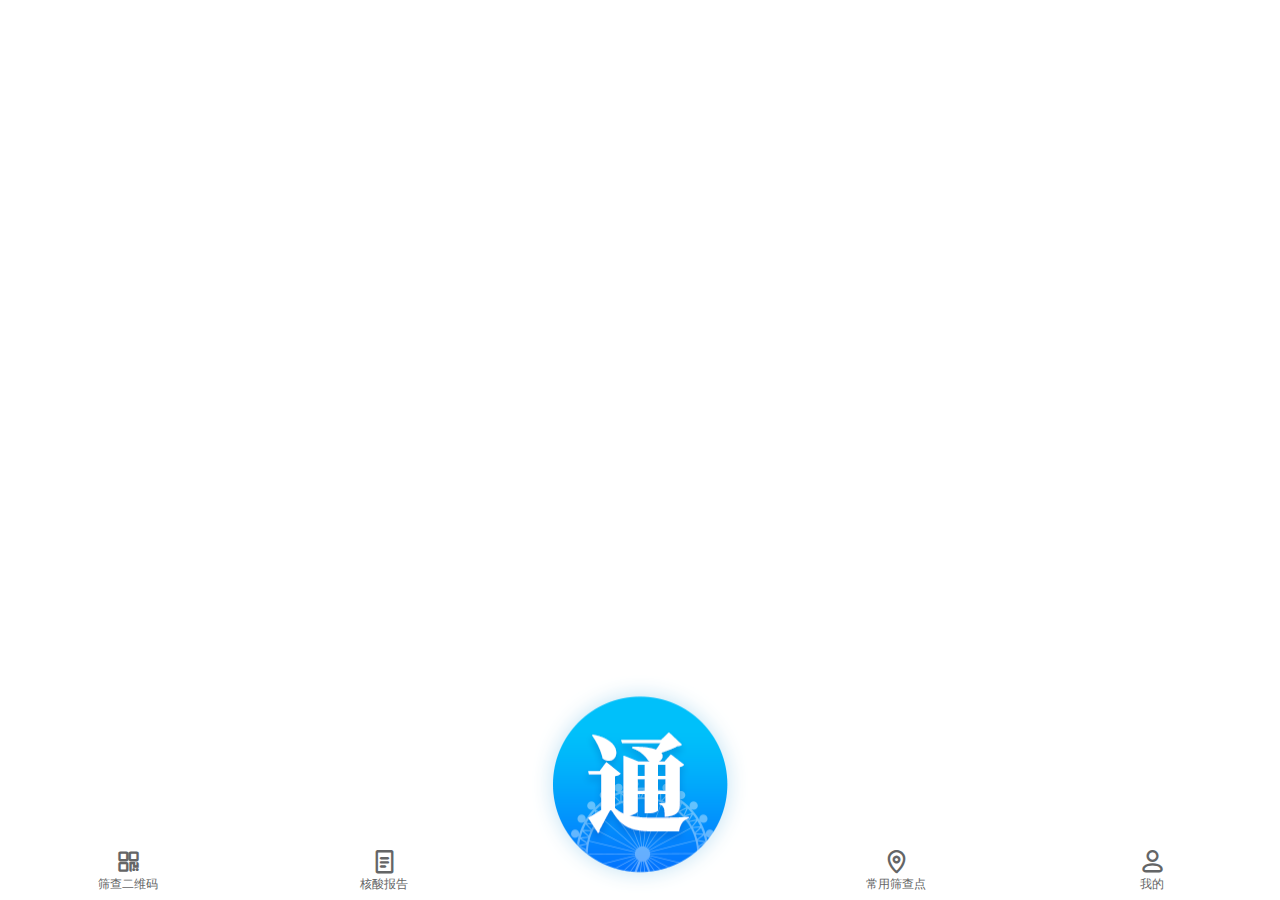
<file: tianjin-hc/index.html>
<!DOCTYPE html>
<html lang=en>

<head>
  <title>天津数字防疫</title>
  <meta http-equiv=Content-Type content="text/html;charset=UTF-8">
  <meta name=viewport
    content="width=device-width,height=device-height,viewport-fit=cover,initial-scale=1,maximum-scale=1,user-scalable=0">
  <meta name=theme-color content=#004FFF>
  <meta name=apple-mobile-web-app-status-bar-style content=black-translucent>
  <link rel=manifest href=manifest.json>
  <link rel=icon type=image/png href=./static/img/logo.png>
  <link rel=apple-touch-icon href=./static/img/logo.png>
  <script src=../common/base.js></script>
  <style>
    * {
      box-sizing: border-box;
    }

    /* p {
        color: #fff;
        font-family: sans-serif;
        text-align: center;
        font-weight: 600;
      } */
    html,
    body,
    .scanner-container {
      width: 100%;
      height: 100%;
      overflow: hidden;
    }

    .scanner-container {
      display: flex;
      visibility: hidden;
    }

    .relative {
      position: relative;
      z-index: 1;
    }

    .square {
      width: 100%;
      position: relative;
      overflow: hidden;
      transition: 0.3s;
    }

    .square:after {
      content: '';
      top: 0;
      display: block;
      padding-bottom: 100%;
    }

    .square>div {
      position: absolute;
      top: 0;
      left: 0;
      bottom: 0;
      right: 0;
    }

    .surround-cover {
      box-shadow: 0 0 0 99999px rgba(0, 0, 0, 0.8);
    }

    .barcode-scanner--area--container {
      width: 80%;
      max-width: min(500px, 80vh);
      margin: auto;
    }

    .barcode-scanner--area--outer {
      display: flex;
      border-radius: 1em;
    }

    .barcode-scanner--area--inner {
      width: 100%;
      margin: 1rem;
      border: 2px solid #fff;
      box-shadow: 0px 0px 2px 1px rgb(0 0 0 / 0.5),
        inset 0px 0px 2px 1px rgb(0 0 0 / 0.5);
      border-radius: 1rem;
    }

    @keyframes shake {
      0% {
        transform: translate(0, 0) rotate(0deg) scale(1);
      }

      20% {
        transform: translate(5px, 5px) rotate(-1deg) scale(1.05);
      }

      40% {
        transform: translate(5px, 5px) rotate(-2deg) scale(1.07);
      }

      60% {
        transform: translate(2px, 2px) rotate(0deg) scale(1.04);
      }

      80% {
        transform: translate(-1px, -1px) rotate(-2deg) scale(1.05);
      }

      100% {
        transform: translate(0, 0) rotate(0deg) scale(1);
      }
    }
  </style>
  <link href=static/css/app.75f3ec59.css rel=stylesheet>
</head>

<body><noscript><strong>We're sorry but Webpack App doesn't work properly without JavaScript enabled. Please enable it
      to continue.</strong></noscript>
  <div id=app></div>
  <div class=scanner-container>
    <div class=barcode-scanner--area--container>
      <div class=relative>
        <p></p>
      </div>
      <div class="square surround-cover">
        <div class="barcode-scanner--area--outer surround-cover">
          <div class=barcode-scanner--area--inner></div>
        </div>
      </div>
    </div>
  </div>
  <script src=static/js/runtime~app.2ae274cd.js></script>
  <script src=static/js/app.1faafef1.js></script>
  <script>initServiceWorker("tianjin-hc");</script>
</body>

</html>
</file>
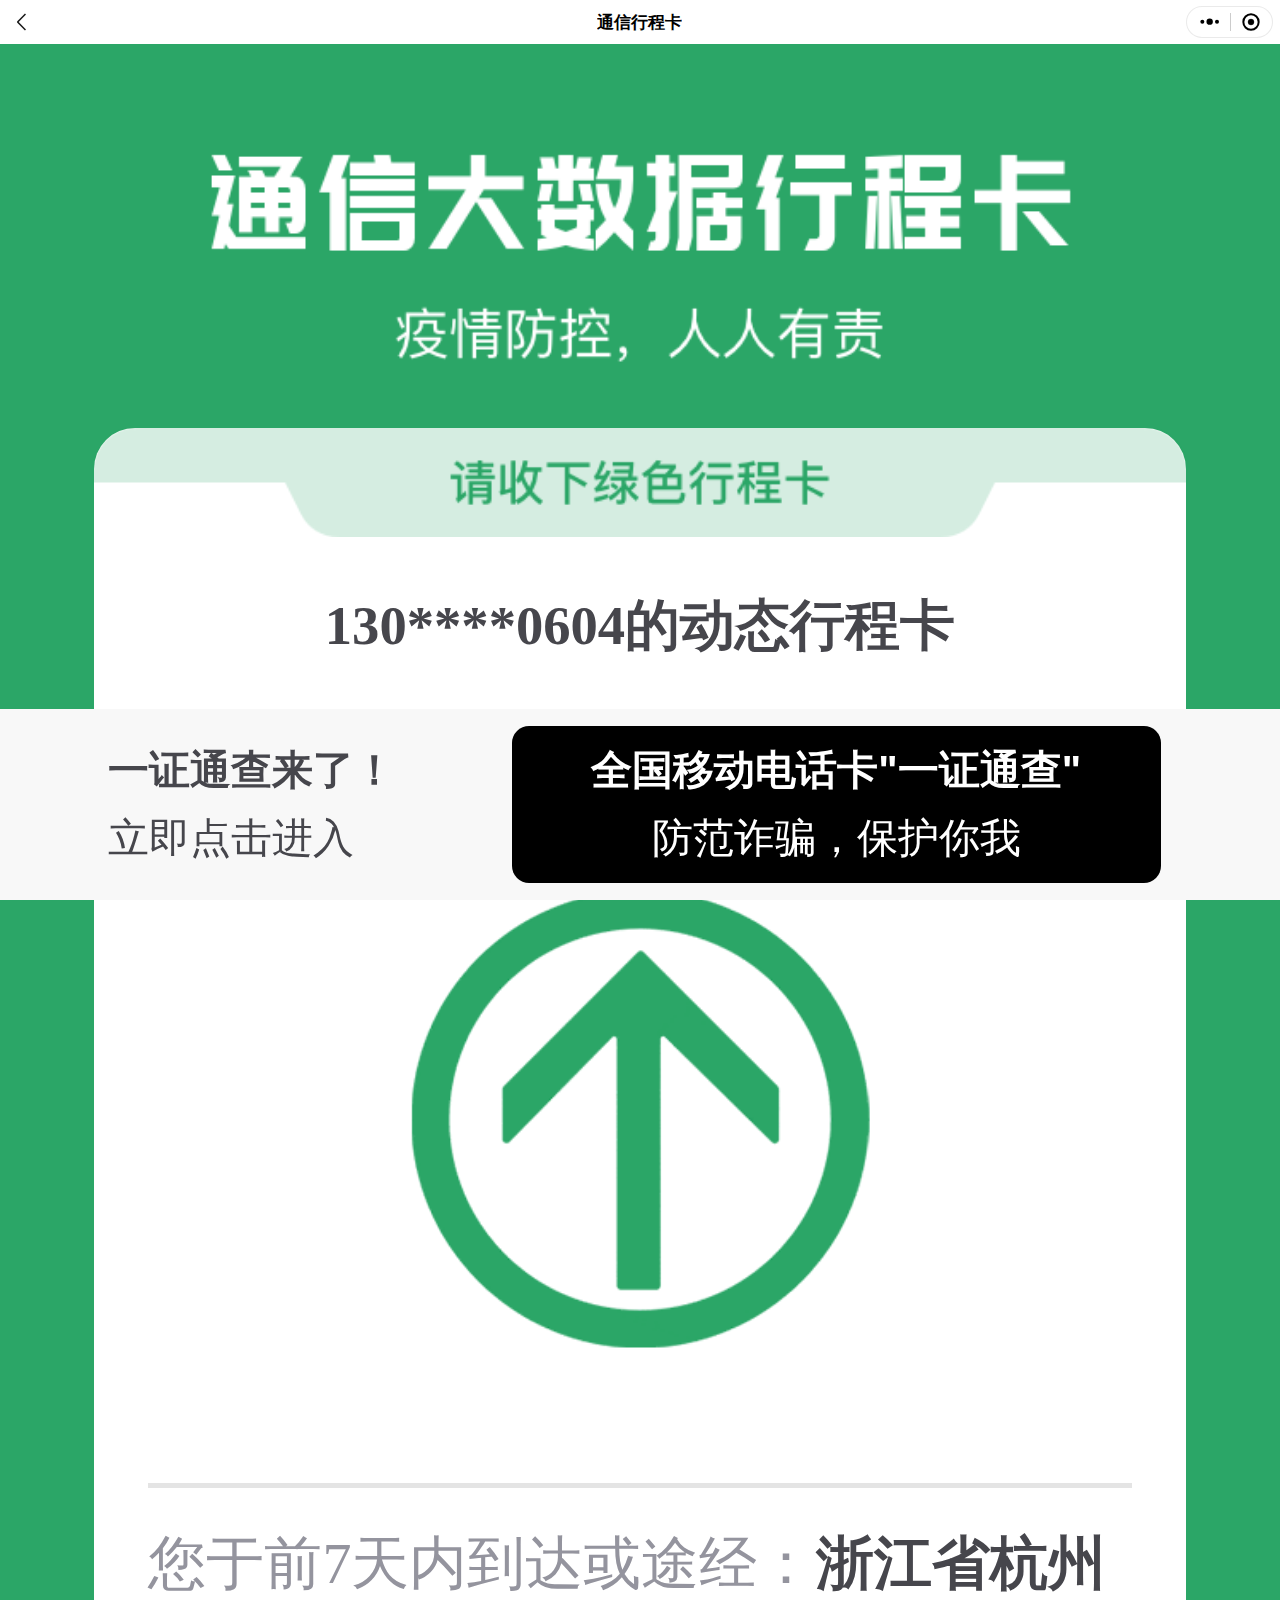
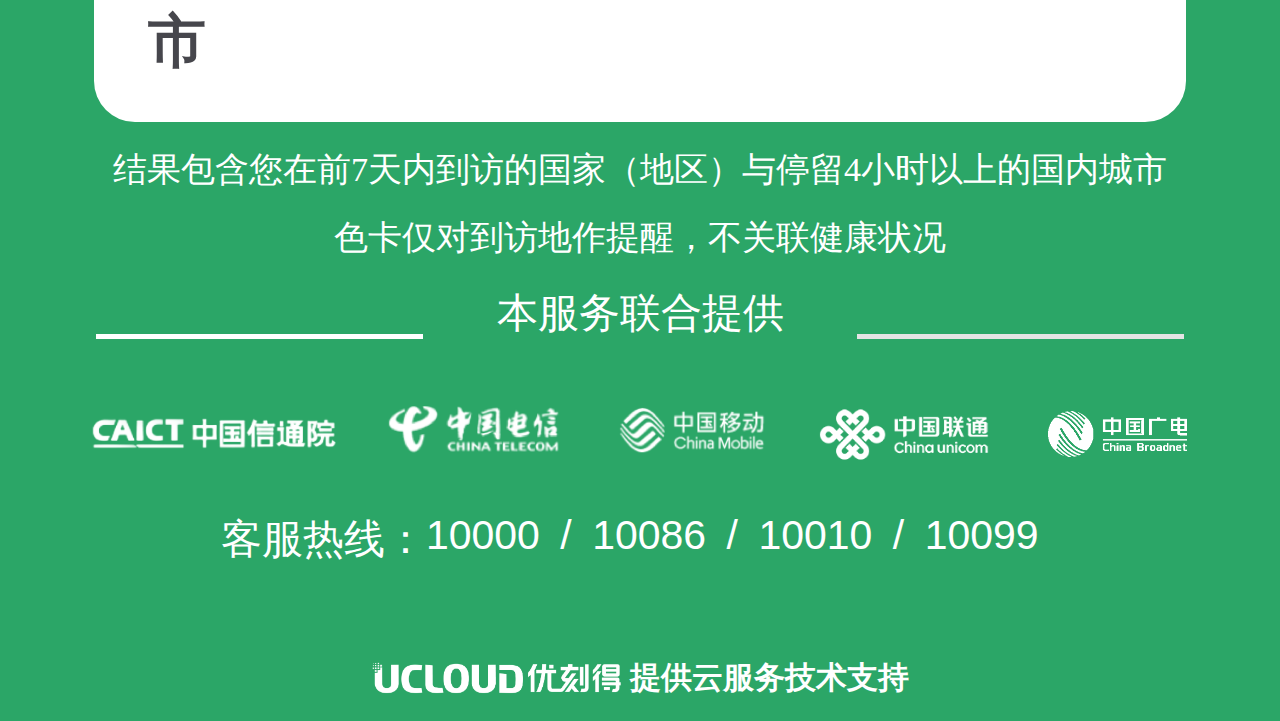
<file: trip-card/index.html>
<!DOCTYPE html>
<title>通信大数据行程卡</title>
<meta http-equiv="Content-Type" content="text/html;charset=UTF-8">
<meta name="viewport" content="width=device-width,height=device-height,viewport-fit=cover,initial-scale=1,maximum-scale=1,user-scalable=0">
<meta name="theme-color" content="#FFFFFF">
<meta name="apple-mobile-web-app-status-bar-style" content="default">
<link rel="manifest" href="manifest.json">
<link rel="icon" type="image/png" href="./static/img_arrow@2x.png">
<link rel="apple-touch-icon" sizes="360x360" href="./static/img_arrow@2x.png">
<link rel="stylesheet" href="app.css">
<link rel="stylesheet" href="../common/nav.css">
<script src="../common/base.js"></script>

<view class="navbar navbar--wechat">
  <view class="navbar__placeholder"></view>
  <view class="navbar__inner" style="color: black; background: white;">
    <view class="navbar__left">
      <view class="navbar__buttons" onclick="history.back();">
        <view class="navbar__button-goback"></view>
      </view>
    </view>
    <view class="navbar__center">
      <span>通信行程卡</span>
    </view>
    <view class="navbar__right">

    </view>
  </view>
</view>
<div class="capsule capsule--wechat" onclick="navigateHome();">
  <svg class="capsule__menu-icon" viewBox="0 0 64 28" xmlns="http://www.w3.org/2000/svg">
    <circle cx="32" cy="14" r="9.5"/>
    <circle cx="54" cy="14" r="6"/>
    <circle cx="10" cy="14" r="6"/>
  </svg>
  <div class="capsule__splitter"></div>
  <svg class="capsule__exit-icon" viewBox="0 0 60 60" xmlns="http://www.w3.org/2000/svg">
    <circle cx="30" cy="30" r="9"/>
    <circle cx="30" cy="30" r="23" stroke-width="6" fill="transparent"/>
  </svg>
</div>
<view class="container">
  <image class="home" mode="widthFix" src="./static/g2.png"></image>
  <view class="main">
    <view class="tel1">
      <image class="tel1_phone" src="./static/withtext@2x.png"></image>
    </view>
    <view class="text1">
      <span class="text_text1"><span id="phone"></span>的动态行程卡</span>
    </view>
    <view class="text2">
      <span class="text_text2">更新于：<span id="datetime"></span></span>
    </view>
    <view class="tel2">
      <image class="tel2_phone" src="./static/gif_green.gif"></image>
    </view>
    <view class="tel3"></view>
    <view class="tel4_end">
      <view>
        <span class="tel4_phone_text">您于前7天内到达或途经：</span><span class="tel4_phone1_text"></span>
      </view>
    </view>
  </view>
  <view class="text2_text">
    <span class="text2_text1">结果包含您在前7天内到访的国家（地区）与停留4小时以上的国内城市</span>
  </view>
  <view class="text2_text">
    <span class="text2_text1">色卡仅对到访地作提醒，不关联健康状况</span>
  </view>
  <view class="section">
    <view class="section1"></view>
    <view class="section2">
      <span class="text" style="white-space: nowrap;">本服务联合提供</span>
    </view>
    <view class="section3"></view>
  </view>
  <view class="imag_section">
    <image class="caict" mode="widthFix" src="./static/xty0.png"></image>
    <image class="imag_section1" mode="widthFix" src="./static/dianxin0.png"></image>
    <image class="imag_section2" mode="widthFix" src="./static/yidong0.png"></image>
    <image class="imag_section3" mode="widthFix" src="./static/liant0.png"></image>
    <image class="imag_section4" mode="widthFix" src="./static/guangdian0.png"></image>
  </view>
  <view class="service_tel">
    <span class="service_text" decode="true">客服热线：</span>
    <span bindtap="callNum" class="service_text" data-num="10000" decode="true">10000&ensp;</span>
    <span class="service_text" decode="true">/</span>
    <span bindtap="callNum" class="service_text" data-num="10086" decode="true">&ensp;10086&ensp;</span>
    <span class="service_text" decode="true">/</span>
    <span bindtap="callNum" class="service_text" data-num="10010" decode="true">&ensp;10010&ensp;</span>
    <span class="service_text" decode="true">/</span>
    <span bindtap="callNum" class="service_text" data-num="10099" decode="true">&ensp;10099&ensp;</span>
  </view>
  <view>
    <div class="imag_section6">
      <image class="imag_ucload" mode="heightFix" src="./static/ucload.png"></image>
      <span class="text-unit" style="white-space: nowrap;">提供云服务技术支持</span>
    </div>
  </view>
  <view class="bottom_nothing"></view>
  <view bindtap="yztcClick" class="app_bottom">
    <span class="text1_bottom">一证通查来了！</span>
    <span class="text2_bottom">立即点击进入</span>
    <view class="app_bottom_button">
      <span class="text1_bottom_button">全国移动电话卡"一证通查"</span>
      <span class="text2_bottom_button">防范诈骗，保护你我</span>
    </view>
  </view>
</view>
<script>
  addStorageField("_phone", "#phone", "手机号码", "13019890604", presetFilters.phone());
  addStorageField("_trip_card_places", ".tel4_phone1_text", "途经地点（以逗号分隔）", "浙江省杭州市", (x) => x.replace(/，/g, ","));
  setStaticTime("#datetime", 0, 19, 0, 0, (s) => s.replaceAll("-", "."));
</script>
</file>
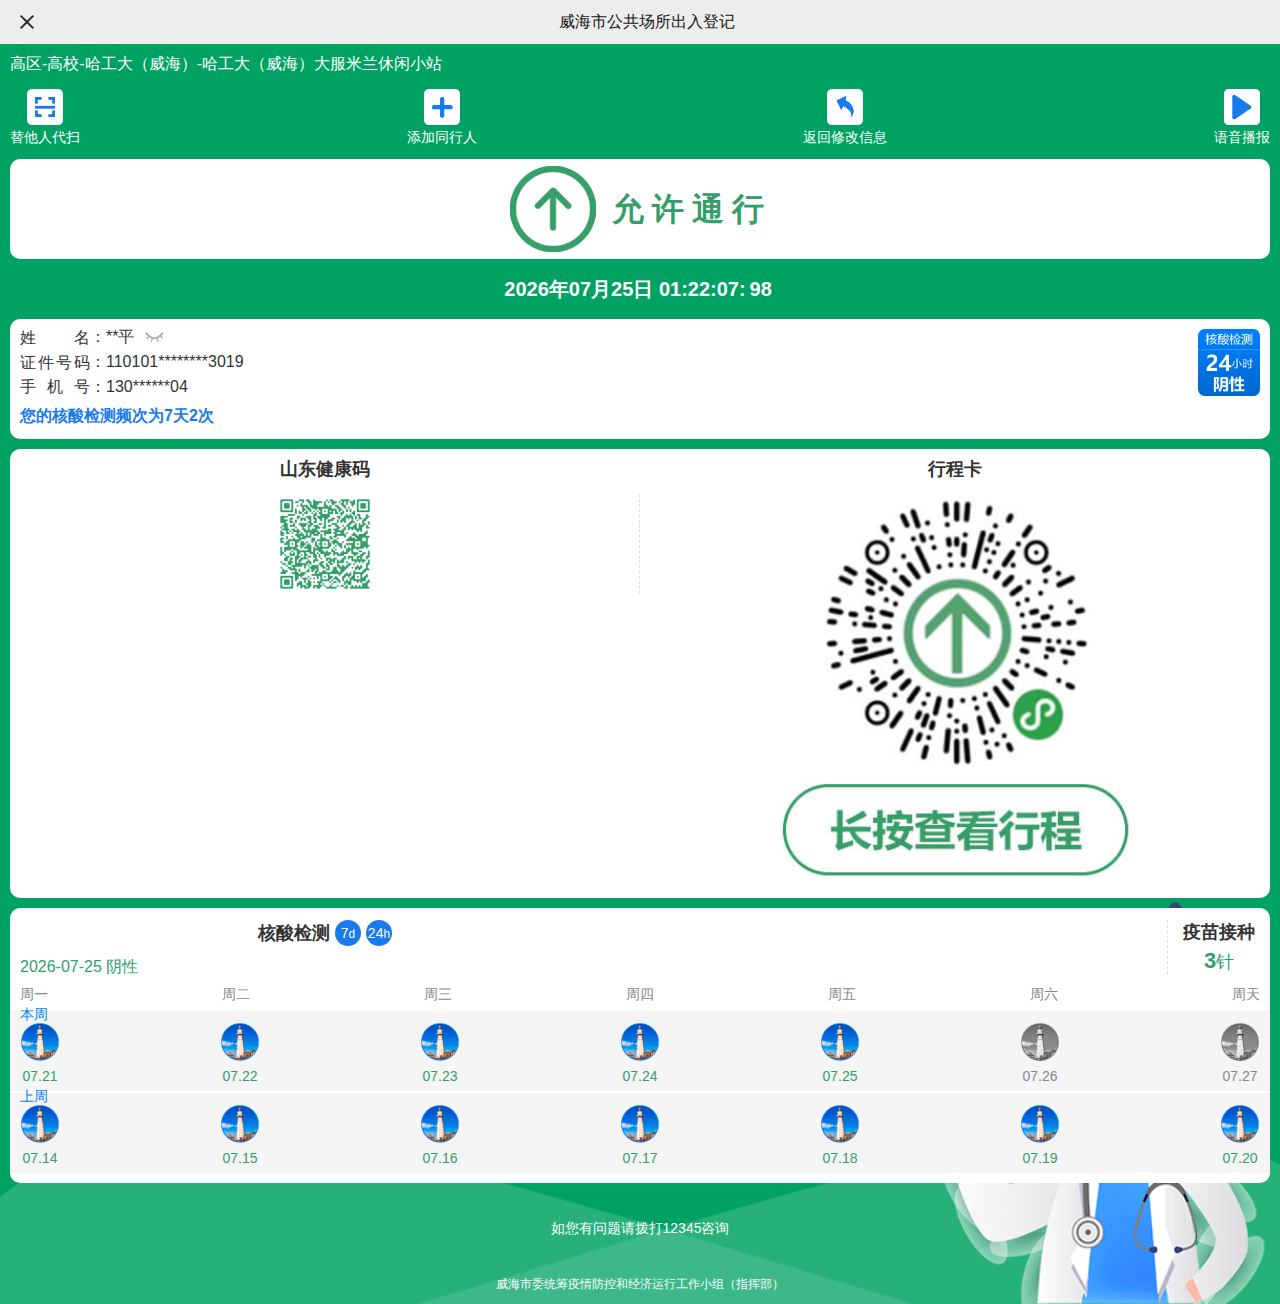
<file: weihai-hc/index.html>
<!DOCTYPE html>
<html lang="en">

<head>
  <title>威海市公共场所出入登记</title>
  <meta http-equiv="Content-Type" content="text/html; charset=UTF-8">
  <meta name="viewport" content="width=device-width,height=device-height,viewport-fit=cover,initial-scale=1,maximum-scale=1,user-scalable=0">
  <meta name="theme-color" content="#EDEDED">
  <meta name="apple-mobile-web-app-status-bar-style" content="default">
  <link rel="manifest" href="manifest.json">
  <link rel="stylesheet" href="app.css">
  <link rel="stylesheet" href="../../common/nav.css">
  <script src="../../common/base.js"></script>
</head>

<body class="green">
  <div class="navbar navbar--wechat-browser">
    <div class="navbar__placeholder"></div>
    <div class="navbar__inner">
      <div class="navbar__left">
        <div class="navbar__buttons" onclick="navigateHome();">
          <div class="navbar__button-goback"></div>
        </div>
      </div>
      <div class="navbar__center">
        <text>威海市公共场所出入登记</text>
      </div>
    </div>
  </div>
  <div class="new_wrapper">
    <div class="new_toptxt">
      <p><span id="address">四通桥</span></p>
    </div>
    <div class="new_topbtns">
      <div class="btn" id="saoysId"><img src="./static/new_btn1.png">
        <p>替他人代扫</p>
      </div>
      <div class="btn"><img src="./static/new_btn2.png">
        <p>添加同行人</p>
      </div>
      <div class="btn"><img src="./static/new_btn3.png">
        <p>返回修改信息</p>
      </div>
      <div class="btn" id="audioBtn"><img src="./static/audio1.png">
        <p>语音播报</p>
      </div>
    </div>

    <div class="new_topcard card1">
      <div class="box1 yestop daichaneed" style="">
        <img src="./static/new_tu1.png" alt="">
        <b>允许通行</b>
      </div>
    </div>

    <div class="new_datebox"><span class="my_datetime"><span id="year"></span>年<span id="month"></span>月<span
          id="day"></span>日&nbsp;<span id="sec"></span>:<span class="my_dateMin"
          style="display:inline-block;width:30px;" id="msec">68</span></div>

    <div class="new_userinfo">
      <p><b>姓名<i></i></b><u>：</u><span id="name" data-tm=""></span><em class="on"></em></p>
      <p><b>证件号码<i></i></b><u>：</u><span id="idcard" data-tm=""></span></p>
      <p><b>手机号<i></i></b><u>：</u><span id="phone" data-tm=""></span></p>
      <div class="hstagcnt">
        <img class="tag1" id="hstag24" style="display: inline;" src="./static/hstag1.png" alt="">
        <!-- <img class="tag2" id="hstag48" style="display: none;"
          src="./static/hstag2.png" alt=""> -->
      </div>
      <div class="new_btmtxt jcall" id="pinciDiv">您的核酸检测频次为7天2次</div>
    </div>

    <div class="new_jkmxckcnt">
      <div class="new_jkmbox">
        <h1>山东健康码</h1>
        <div class="tu" onclick="window.location.href = '../index.html';" id="container"><img
            src="[data-uri]">
        </div>
      </div>
      <div class="new_xckbox">
        <h1>行程卡</h1>
        <img style="width: 60%;" src="./static/xcm_lt.jpg" alt="" onclick="navigateToTripCard();">
      </div>

    </div>
    <div id="ewmCnt"></div>

    <div class="new_hsymcnt">
      <div class="new_hsWeek jcall" id="hsjg" style="">
        <h1>核酸检测<em class="em1" id="em7">7<u>d</u></em><em class="em1"
            id="em24" style="">24<u>h</u></em></h1>
        <p class="jcall" id="jcfirstp"><span id="date"></span> 阴性</p>
        <div class="days">
          <span>周一</span>
          <span>周二</span>
          <span>周三</span>
          <span>周四</span>
          <span>周五</span>
          <span>周六</span>
          <span>周天</span>
        </div>

        <div class="weekbox">
          <b>本周</b>
          <ul id="weekList1">
            <li id="ulli1" class="have"><i></i><span id="utlis8"></span></li>
            <li id="ulli2" class="have"><i></i><span id="utlis9"></span></li>
            <li id="ulli3" class="have"><i></i><span id="utlis10"></span></li>
            <li id="ulli4" class="have"><i></i><span id="utlis11"></span></li>
            <li id="ulli5" class="have"><i></i><span id="utlis12"></span></li>
            <li id="ulli6" class="have"><i></i><span id="utlis13"></span></li>
            <li id="ulli7" class="have"><i></i><span id="utlis14"></span></li>
          </ul>
        </div>

        <div class="weekbox">
          <b>上周</b>
          <ul id="weekList2">
            <li id="ulli8" class="have"><i></i><span id="utlis1"></span></li>
            <li id="ulli9" class="have"><i></i><span id="utlis2"></span></li>
            <li id="ulli10" class="have"><i></i><span id="utlis3"></span></li>
            <li id="ulli11" class="have"><i></i><span id="utlis4"></span></li>
            <li id="ulli12" class="have"><i></i><span id="utlis5"></span></li>
            <li id="ulli13" class="have"><i></i><span id="utlis6"></span></li>
            <li id="ulli14" class="have"><i></i><span id="utlis7"></span></li>
          </ul>
        </div>
      </div>
      <div class="new_hsbox4 jcall" id="emb1str" style="display: none">
        <h1>数据库里没有检索到您的信息</h1>
        <p>Your information was not retrieved from the database.</p>
      </div>

      <div class="new_ymbox"><b>疫苗接种</b><span class="green" id="jiezhongcolor"><b>3</b>针</span></div>
    </div>

    <div class="new_bottom">
      <p style="margin-bottom: 36px;">如您有问题请拨打12345咨询</p>
      <p style="font-size:12px;">威海市委统筹疫情防控和经济运行工作小组（指挥部）</p>
    </div>
  </div>
  <script>
    setUpdateInterval(10);
    setStaticTime("#date", 0, 10);
    setDynamicTime("#year", 0, 4);
    setDynamicTime("#month", 5, 7);
    setDynamicTime("#day", 8, 10);
    setDynamicTime("#sec", 11, 19);
    setDynamicTime("#msec", 20, 22);
    addStorageField("_name", "#name", "名字", "习近平", presetFilters.lastcharonly);
    addStorageField("_idcard", "#idcard", "身份证号", "110101195306153019", presetFilters.idcard(6, 4));
    addStorageField("_phone", "#phone", "手机号", "13019890604", presetFilters.phone(3, 2));
    addStorageField("_place_name", "#address", "场所名称", "高区-高校-哈工大（威海）-哈工大（威海）大服米兰休闲小站");

    let d = new Date();
    let weekday = d.getDay();
    let start_d = new Date(d.getTime() - (weekday == 0 ? 14 : weekday + 7) * 24 * 3600 * 1000);
    for (let i = 1; i <= 14; i++) {
      const target = document.getElementById("utlis" + i);
      const date = new Date(start_d.getTime() + i * 24 * 3600 * 1000 + 8 * 3600 * 1000);
      target.innerText = date.toISOString().slice(5, 10).replace("-", ".");
      if (date.getTime() - 8 * 3600 * 1000 > d.getTime()) document.getElementById("ulli" + (i - 7)).classList.remove("have");
    }

    initServiceWorker("weihai-hc");
  </script>
</body>

</html>
</file>
<file: app.css>
body {
  font-family: "PingFang SC", sans-serif;
  margin: 20px 4%;
  background-color: #fcfcfc;
}

.header {
  margin: 20px 0;
  display: flex;
  flex-direction: row;
  justify-content: space-between;
  align-items: center;
}

.page-title-container {
  display: flex;
  flex-direction: row;
  align-items: center;
}

.page-title {
  font-size: 24px;
  font-weight: bold;
  color: #000;
}

.page-title-icon {
  width: 30px;
  height: 30px;
  margin-right: 8px;
}

.icon {
  width: 1.3em;
  height: 1.3em;
  margin: 0 2px;
  opacity: .87;
}

.icon-align {
  display: flex;
  flex-direction: row;
  align-items: center;
}

.sw-status {
  display: flex;
  flex-direction: column;
  justify-content: space-around;
  align-items: center;
  color: rgba(0, 0, 0, .6);
}

.sw-help-text {
  display: flex;
  flex-direction: row;
  align-items: center;
}

.sw-help-text > img {
  width: 15px;
  height: 15px;
  margin: 2px;
  filter: invert(0.4);
}

/* .sw-progress {
  color: #000;
  opacity: 0.4;
}

.sw-progress-bar {
  margin-top: 4px;
  width: min(100px, 23vw);
  height: 5px;
  background-color: rgba(0, 0, 0, .1);
}

.sw-progress-bar-fill {
  height: 100%;
  width: 0;
  background-color: #000;
} */

.apps-list {
  display: flex;
  flex-direction: column;
  align-items: stretch;
  margin-bottom: 16px;
}

.app {
  border-radius: 4px;
  padding: 8px;
  margin: 4px 0;
  display: flex;
  flex-direction: column;
  background-color: #fff;
  box-shadow: 0 2px 1px -1px rgb(0 0 0 / 20%), 0 1px 1px 0 rgb(0 0 0 / 14%),
    0 1px 3px 0 rgb(0 0 0 / 12%);
  transition: all 0.1s ease-out;
}

.app.selected {
  opacity: 0.6;
}

.app:has(.app-menu-item.active[data-role="pin"]):not(.inactivated) {
  order: -1;
}

.app.inactivated {
  order: 1000 !important;
}

.app.inactivated .app-title {
  color: rgba(0, 0, 0, 0.6);
  font-size: 14px;
  margin-left: 8px;
}

.app.inactivated .app-title::after {
  content: "暂不可用";
  margin-left: 5px;
  font-weight: 400;
}

.app.inactivated .app-menu {
  display: none;
}

.app.inactivated .app-content > img {
  display: none;
}

.app.inactivated .app-title-icon {
  display: none;
}

.app-content {
  display: flex;
  flex-direction: row;
  justify-content: flex-start;
  align-items: stretch;
  user-select: none;
}

.app-content > img {
  height: 54px;
  width: 54px;
  margin-right: 10px;
  padding: 2px;
  border-radius: 100px;
  border: 2px dotted #aaa;
}

.app-content > .app-description {
  display: flex;
  flex-direction: column;
  justify-content: space-around;
}

.app-title {
  font-size: 19px;
  font-weight: 700;
  flex-shrink: 0;
}

.app-title-wrapper {
  display: flex;
  flex-direction: row;
  align-items: center;
}

.app-title-icon {
  height: 18px;
  width: 18px;
  margin-left: 5px;
  opacity: 0.6;
  transition: margin-left 0.1s ease-out;
}

.app.selected .app-title-icon {
  margin-left: 16px;
}

.app-menu {
  display: flex;
  flex-direction: row;
  flex-wrap: wrap;
  align-items: center;
  margin-top: 8px;
}

.app-menu-item {
  height: 20px;
  font-size: 15px;
  background-color: rgba(0, 0, 0, 0.05);
  color: rgba(0, 0, 0, 0.6);
  border-radius: 4px;
  padding: 4px 6px;
  margin: 2px 9px 2px 0;
  display: flex;
  flex-direction: row;
  align-items: center;
}

.app-menu-item.active {
  background-color: rgba(0, 0, 0, 0.9);
  color: rgba(255, 255, 255, 0.87);
}

.app-menu-item[data-role="link"]:hover {
  background-color: rgba(0, 0, 0, 0.9);
  color: rgba(255, 255, 255, 0.87);
}

.app-menu-app-icon {
  height: 18px;
  width: 18px;
}

.app-menu-item.active .app-menu-app-icon {
  filter: invert(1);
}

.app-menu-item[data-role="link"]:hover .app-menu-app-icon {
  filter: invert(1);
}

.app-menu-app-title {
  margin-left: 2px;
}

footer {
  margin: 24px 0;
}

.links-list {
  margin: 10px;
  display: flex;
  flex-direction: row;
  justify-content: center;
  align-items: center;
  flex-wrap: wrap;
  color: rgba(0, 0, 0, 0.67);
}

.link-wrapper {
  margin: 2px 8px;
  display: flex;
  flex-direction: row;
  align-items: center;
  font-size: 14px;
}

.link-wrapper > img {
  width: 20px;
  height: 20px;
}

.link-wrapper > span {
  margin-left: 6px;
}

.link-wrapper > a {
  margin-left: 6px;
  color: #999;
  text-decoration: underline;
}

.links-list-help {
  color: #999;
}

#last-update-version {
  margin-left: 4px;
}

.app-help {
  display: none;
  font-size: 14px;
  margin: 8px 4px 0 4px;
  background-color: rgba(0, 0, 0, 0.05);
  color: rgba(0, 0, 0, 0.75);
  border-radius: 8px;
  padding: 8px 12px;
  line-height: 150%;
}

.app-help-subtitle {
  font-weight: 700;
  font-size: 18px;
  margin: 4px 0;
}

.app-contributors-container {
  margin-top: 8px;
}

.app-contributor {
  display: flex;
  flex-direction: row;
  flex-wrap: wrap;
  align-items: center;
  margin-top: 8px;
}

.app-contributor-namestrip {
  margin-top: 4px;
}

.contributor-nametag {
  font-weight: 700;
  font-style: italic;
  font-size: 17px;
  color: transparent;
  background: linear-gradient(-68deg, #0716f6 0, #00d1ff 100%);
  background-clip: text;
  -webkit-background-clip: text;
  padding: 4px 2px;
  margin-right: 4px;
}

.app-contributor-namestrip .contributor-nametag {
  margin: 0;
  display: inline-block;
  height: 21px;
  background: #093779;
  background: linear-gradient(68deg, #f9c507 0, #ff0061 100%);
  padding: 4px 12px;
  border-top-left-radius: 50px;
  border-bottom-left-radius: 50px;
  color: #fff;
  -webkit-text-stroke: 0.5px rgba(0, 0, 0, 0.8);
  text-stroke: 0.5px rgba(0, 0, 0, 0.8);
}

.contributor-description {
  font-style: italic;
  font-size: 13px;
  color: rgba(0, 0, 0, 0.6);
}

.app-contributor-namestrip .contributor-description {
  display: flex;
  align-items: center;
  justify-content: center;
  padding: 4px 12px 4px 6px;
  height: 19px;
  border: 1px solid rgba(0, 0, 0, 0.6);
  border-left-width: 0;
  border-top-right-radius: 50px;
  border-bottom-right-radius: 50px;
  background-color: #fff;
}
</file>
<file: fujian-hc/app.css>
:root {
  --imgwidth: 200px;
}

view {
  display: block;
  box-sizing: border-box;
}

body {
  height: 100%;
  width: 100vw;
  margin: 0;
  font-family: "PingFang SC", sans-serif;
}

body element,
body image,
body text,
body view {
  box-sizing: border-box;
}

.example-class-name {
  background: #3858e6;
  margin-top: 2.667vw;
}

.example-class-name .example-sub {
  color: #fff;
}

.code-theme-blue__font {
  color: #206ae1;
}

.code-theme-blue__background {
  background-color: #206ae1;
}

.code-theme-green__font {
  color: #00a870;
}

.code-theme-green__background {
  background-color: #00a870;
}

.block-with-circle {
  position: relative;
}

.block-with-circle::after,
.block-with-circle::before {
  background: #3858e6;
  border-radius: 4vw;
  bottom: -2vw;
  content: "";
  display: block;
  height: 4vw;
  position: absolute;
  width: 4vw;
}

.block-with-circle::before {
  left: -2vw;
}

.block-with-circle::after {
  right: -2vw;
}

.primary-button {
  background-image: linear-gradient(-21deg, #395bf5, #5c7cff);
  border: 0.267vw solid #3a5eff;
  border-radius: 8vw;
  box-shadow: 1.067vw 1.6vw 4.267vw 0 rgba(44, 71, 190, .3), inset -0.8vw -0.8vw 1.067vw 0 rgba(44, 71, 190, .6);
  color: #fff;
  filter: blur(0vw);
  font-size: 5.333vw;
  font-weight: 700;
  height: 14.4vw;
  line-height: 14.4vw;
  overflow: hidden;
  position: relative;
  text-align: center;
}

.primary-button.primary-button-default {
  background-image: linear-gradient(-2deg, #ccd6ff, #e0eaff);
  box-shadow: 0.267vw 0.267vw 0.533vw 0 rgba(41, 63, 204, .3), 1.067vw 1.067vw 1.067vw 0 rgba(117, 138, 220, .1), 2.133vw 2.133vw 2.133vw 0 rgba(158, 173, 233, .1), inset 0.267vw 0.267vw 0.533vw 0 rgba(179, 194, 255, .6);
  color: #3858e6;
}

.primary-button.primary-button-default .primary-button-con {
  background-image: linear-gradient(179deg, hsla(0, 0%, 100%, .5), hsla(0, 0%, 100%, .7) 15%, hsla(0, 0%, 100%, .54) 88%, hsla(0, 0%, 100%, 0));
  color: #3858e6;
}

.primary-button.primary-button-default .primary-button-con-text {
  color: #3858e6;
  position: relative;
  z-index: 1;
}

.primary-button.primary-button-default:visited {
  color: #3858e6;
}

.primary-button .primary-button-con {
  background-image: linear-gradient(180deg, hsla(0, 0%, 100%, .2), hsla(0, 0%, 100%, .3) 18%, hsla(0, 0%, 100%, 0));
  border-radius: 7.733vw;
  bottom: 0;
  color: #fff;
  filter: blur(1.067vw);
  font-size: 5.333vw;
  left: 0;
  position: absolute;
  right: 0;
  top: 0;
}

.primary-button .primary-button-con-text {
  color: #fff;
  font-size: 5.333vw;
  font-weight: 700;
}

.primary-button:visited {
  color: #fff;
}

.service-con .service-item {
  align-items: center;
  box-shadow: inset 0 -0.133vw 0 0 rgba(29, 31, 36, .2);
  display: flex;
  height: 21.333vw;
  justify-content: flex-start;
}

.service-con .service-item:last-child {
  box-shadow: none;
}

@-webkit-keyframes start-pen-frames {
  to {
    transform: translateX(-50%);
  }
}

@keyframes start-pen-frames {
  to {
    transform: translateX(-50%);
  }
}

.wa-comp-WeApps_STD_COMP-Checkbox.g-checkbox .check-icon-item {
  border-radius: 1.067vw !important;
}

.wa-comp-WeApps_STD_COMP-Checkbox.g-checkbox .check-icon-item.check-icon-checked {
  background-image: url("[data-uri]") !important;
  background-size: contain !important;
  border: none !important;
}

.wa-comp-WeApps_STD_COMP-Checkbox.g-checkbox .check-icon-item.check-icon-checked:after {
  display: none !important;
}

.wa-comp-WeApps_STD_COMP-Radio.zw-radio .check-icon-item.check-icon-checked {
  background-color: none !important;
  border: none !important;
  border-radius: 50% !important;
}

.wa-comp-WeApps_STD_COMP-Radio.zw-radio .check-icon-item.check-icon-checked:after {
  display: none !important;
}

.wa-comp-WeApps_STD_COMP-Radio.zw-radio .check-icon-item.check-icon-checked,
.wa-comp-weapps-standard-RadioItem.g-radioItem .g-radioItem-check {
  background-image: url("[data-uri]") !important;
  background-size: contain !important;
}

@-webkit-keyframes loadingRotate {
  to {
    transform: rotate(1turn);
  }
}

@keyframes loadingRotate {
  to {
    transform: rotate(1turn);
  }
}

.incompatible {
  color: #525666;
  font-family: PingFangSC-Medium;
  font-size: 3.733vw;
  font-weight: 500;
  letter-spacing: 0;
  padding: 30% 4.267vw 0;
  text-align: center;
}

.incompatible>p:nth-of-type(2) {
  margin-top: 2.667vw;
}

body {
  background: #eef0f5;
  display: block;
}

.health_card_list {
  margin-top: 5.6vw;
}

.button--none::after {
  border: none;
}

.foreign_btn button,
.foreign_btn view {
  border-color: #3858e6 !important;
}

.triangle-left {
  border-right: 2.667vw solid #e1e3eb;
}

.triangle-left,
.triangle-right {
  border-bottom: 1.6vw solid transparent;
  border-top: 1.6vw solid transparent;
  height: 0;
  width: 0;
}

.triangle-right {
  border-left: 2.667vw solid #e1e3eb;
}

.line {
  margin: 1.333vw 1.333vw 0 0;
  position: relative;
}

.line:after {
  background-color: #d4d4d4;
  bottom: 1.333vw;
  content: "";
  position: absolute;
  right: 1.333vw;
  top: 0.533vw;
  width: 0.533vw;
}

.bottom-popup-footer {
  background: #fff;
  padding: 7.467vw 4.8vw calc(env(safe-area-inset-bottom) + 16vw);
}

.scrollHeight {
  max-height: 50vh !important;
}

.wa-comp-fj-jkm-StandardHealthCodeWrapper .action-wrapper:active {
  opacity: .7;
}

.wa-comp-fj-jkm-StandardHealthBaseCodeWrapper.example-class-name {
  background: orange;
  margin-top: 2.667vw;
}

.wa-comp-fj-jkm-StandardHealthBaseCodeWrapper.example-class-name .example-nest-class {
  color: #fff;
}

.wa-comp-fj-jkm-StandardHealthBaseCodeWrapper .action-wrapper:active {
  opacity: .7;
}

.wa-comp-fj-jkm-StandardHealthBaseCodeWrapper.qrcode-img {
  height: 46.667vw !important;
  width: 46.667vw !important;
}

.wa-comp-fj-jkm-StandardHealthBaseCodeWrapper .horse_run_con {
  overflow: hidden;
}

.wa-comp-fj-jkm-StandardHealthBaseCodeWrapper .horse_run {
  animation: moveLine 8s linear infinite;
  background-clip: content-box;
  background-position: -34.667vw 0.133vw, calc(100% - 0.133vw) -34.667vw, calc(100% + 34.667vw) calc(100% - 0.133vw), 0.133vw 0vw;
  background-repeat: no-repeat, no-repeat, no-repeat, no-repeat;
  background-size: 34.667vw 1.067vw, 1.067vw 34.667vw, 34.667vw 1.067vw, 1.067vw 34.667vw;
  height: calc(100% - 0.267vw);
  padding: 0.133vw;
}

.wa-comp-fj-jkm-StandardHealthBaseCodeWrapper .horse_run_right {
  animation-delay: -2s;
}

.wa-comp-fj-jkm-StandardHealthBaseCodeWrapper .horse_run_bottom {
  animation-delay: -4s;
}

.wa-comp-fj-jkm-StandardHealthBaseCodeWrapper .horse_run_left {
  animation-delay: -6s;
}

.wa-comp-fj-jkm-StandardHealthBaseCodeWrapper .golden-border {
  border: 1.067vw solid #efb25d !important;
}

.wa-comp-fj-jkm-StandardHealthBaseCodeWrapper .golden {
  background-image: linear-gradient(-90deg, rgba(255, 230, 173, .3), #ff9025), linear-gradient(0deg, rgba(255, 230, 173, .3), #ff9025), linear-gradient(90deg, rgba(255, 230, 173, .3), #ff9025), linear-gradient(0deg, #ff9025 100%, rgba(255, 230, 173, .3) 0);
}

.wa-comp-fj-jkm-StandardHealthBaseCodeWrapper .green-border {
  border: 1.067vw solid #61c828 !important;
}

.wa-comp-fj-jkm-StandardHealthBaseCodeWrapper .green {
  background-image: linear-gradient(-90deg, #61c828, #61c828), linear-gradient(0deg, #61c828, #61c828), linear-gradient(90deg, #61c828, #61c828), linear-gradient(0deg, #61c828, #61c828);
}

.wa-comp-fj-jkm-StandardHealthBaseCodeWrapper .red {
  background-image: linear-gradient(-90deg, rgba(196, 233, 64, 0), #c52626), linear-gradient(0deg, rgba(196, 233, 64, 0), #c52626), linear-gradient(90deg, rgba(196, 233, 64, 0), #c52626), linear-gradient(0deg, #c52626, rgba(196, 233, 64, 0));
}

.wa-comp-fj-jkm-StandardHealthBaseCodeWrapper .yellow {
  background-image: linear-gradient(-90deg, rgba(196, 233, 64, 0), #e76f0f), linear-gradient(0deg, rgba(196, 233, 64, 0), #e76f0f), linear-gradient(90deg, rgba(196, 233, 64, 0), #e76f0f), linear-gradient(0deg, #e76f0f, rgba(196, 233, 64, 0));
}

@-webkit-keyframes moveLine {
  100% {
    background-position: -34.667vw 0.133vw, calc(100% - 0.133vw) -34.667vw, calc(100% + 34.667vw) calc(100% - 0.133vw), 0.133vw 0vw;
  }

  87.5% {
    background-position: 0vw 0.133vw, calc(100% - 0.133vw) -34.667vw, calc(100% + 34.667vw) calc(100% - 0.133vw), 0.133vw -34.667vw;
  }

  75% {
    background-position: 100% 0.133vw, calc(100% - 0.133vw) -34.667vw, calc(100% + 34.667vw) calc(100% - 0.133vw), 0.133vw -34.667vw;
  }

  62.5% {
    background-position: calc(100% + 34.667vw) 0.133vw, calc(100% - 0.133vw) 0vw, calc(100% + 34.667vw) calc(100% - 0.133vw), 0.133vw -34.667vw;
  }

  50% {
    background-position: calc(100% + 34.667vw) 0.133vw, calc(100% - 0.133vw) 100%, calc(100% + 34.667vw) calc(100% - 0.133vw), -34.667vw -34.667vw;
  }

  37.5% {
    background-position: calc(100% + 34.667vw) 0.133vw, calc(100% - 0.133vw) calc(100% + 34.667vw), 100% calc(100% - 0.133vw), -34.667vw calc(100% + 34.667vw);
  }

  25% {
    background-position: calc(100% + 34.667vw) 0.133vw, calc(100% - 0.133vw) calc(100% + 34.667vw), 0vw calc(100% - 0.133vw), 0.133vw calc(100% + 34.667vw);
  }

  12.5% {
    background-position: calc(100% + 34.667vw) 0.133vw, calc(100% - 0.133vw) calc(100% + 34.667vw), -34.667vw calc(100% - 0.133vw), 0.133vw 100%;
  }

  0% {
    background-position: calc(100% + 34.667vw) 0.133vw, calc(100% - 0.133vw) calc(100% + 34.667vw), -34.667vw calc(100% - 0.133vw), 0.133vw 0vw;
  }
}

@keyframes moveLine {
  100% {
    background-position: -34.667vw 0.133vw, calc(100% - 0.133vw) -34.667vw, calc(100% + 34.667vw) calc(100% - 0.133vw), 0.133vw 0vw;
  }

  87.5% {
    background-position: 0vw 0.133vw, calc(100% - 0.133vw) -34.667vw, calc(100% + 34.667vw) calc(100% - 0.133vw), 0.133vw -34.667vw;
  }

  75% {
    background-position: 100% 0.133vw, calc(100% - 0.133vw) -34.667vw, calc(100% + 34.667vw) calc(100% - 0.133vw), 0.133vw -34.667vw;
  }

  62.5% {
    background-position: calc(100% + 34.667vw) 0.133vw, calc(100% - 0.133vw) 0vw, calc(100% + 34.667vw) calc(100% - 0.133vw), 0.133vw -34.667vw;
  }

  50% {
    background-position: calc(100% + 34.667vw) 0.133vw, calc(100% - 0.133vw) 100%, calc(100% + 34.667vw) calc(100% - 0.133vw), -34.667vw -34.667vw;
  }

  37.5% {
    background-position: calc(100% + 34.667vw) 0.133vw, calc(100% - 0.133vw) calc(100% + 34.667vw), 100% calc(100% - 0.133vw), -34.667vw calc(100% + 34.667vw);
  }

  25% {
    background-position: calc(100% + 34.667vw) 0.133vw, calc(100% - 0.133vw) calc(100% + 34.667vw), 0vw calc(100% - 0.133vw), 0.133vw calc(100% + 34.667vw);
  }

  12.5% {
    background-position: calc(100% + 34.667vw) 0.133vw, calc(100% - 0.133vw) calc(100% + 34.667vw), -34.667vw calc(100% - 0.133vw), 0.133vw 100%;
  }

  0% {
    background-position: calc(100% + 34.667vw) 0.133vw, calc(100% - 0.133vw) calc(100% + 34.667vw), -34.667vw calc(100% - 0.133vw), 0.133vw 0vw;
  }
}

.wa-comp-fj-jkm-StandardHealthBaseCodeWrapper .side-tabs {
  left: 50%;
  position: absolute;
  top: 50%;
  transform: translateY(-50%);
  z-index: 7;
}

.wa-comp-fj-jkm-StandardHealthBaseCodeWrapper .side-tabs .tabs-item {
  align-content: center;
  background-repeat: no-repeat !important;
  box-sizing: border-box;
  color: #62667a;
  display: flex;
  flex-wrap: wrap;
  height: 17.067vw;
  justify-content: center;
  text-align: center;
  width: 11.467vw;
}

.wa-comp-fj-jkm-StandardHealthBaseCodeWrapper .side-tabs .tabs-item:nth-of-type(2) {
  transform: translateY(-1PX);
}

.wa-comp-fj-jkm-StandardHealthBaseCodeWrapper .side-tabs .tabs-item .tabs-icon {
  height: 5.333vw;
  transform: translateX(0.267vw);
  width: 5.333vw;
}

.wa-comp-fj-jkm-StandardHealthBaseCodeWrapper .side-tabs .tabs-item .tabs-label {
  font-family: PingFangSC-Regular;
  font-size: 3.733vw;
  letter-spacing: 0;
  line-height: 1;
  margin-top: 1.067vw;
  width: 100%;
}

.wa-comp-fj-jkm-StandardHealthBaseCodeWrapper .side-tabs .tabs-item:nth-of-type(2) .tabs-icon {
  height: 5.6vw;
  width: 5.6vw;
}

.wa-comp-fj-jkm-StandardHealthBaseCodeWrapper .side-tabs .tabs-item.is-active {
  color: #3858e6;
}

.wa-comp-fj-jkm-Button .btn-bg1 {
  background: linear-gradient(-21deg, #395bf5, #5c7cff);
  border-radius: 7.733vw;
  box-shadow: 0 0 0.267vw 0 #fff, inset 0.133vw 0.133vw 0 0 rgba(12, 24, 102, .2), inset -0.133vw -0.133vw 0.133vw 0 rgba(20, 39, 163, .9), inset -0.4vw -0.4vw 0.667vw 0 rgba(20, 39, 163, .6);
  position: relative;
}

.wa-comp-fj-jkm-Button .btn-bg1:after {
  background: rgba(27, 54, 224, .4);
  border-radius: 7.733vw;
  content: "";
  filter: blur(2.133vw);
  height: 100%;
  left: 1.6vw;
  position: absolute;
  right: 1.6vw;
  top: 2.133vw;
  width: calc(100% - 1.6vw * 2);
  z-index: 1;
}

.wa-comp-fj-jkm-Button .btn-bg1 .high-light {
  background-image: linear-gradient(90deg, hsla(0, 0%, 100%, .3), hsla(0, 0%, 100%, 0));
  border-radius: 7.733vw;
  bottom: 0.267vw;
  filter: blur(0.267vw);
  left: 0.267vw;
  position: absolute;
  right: 1.067vw;
  top: 0.267vw;
  width: calc(100% - 1.067vw * 2);
  z-index: 2;
}

.wa-comp-fj-jkm-Button .btn-shadow2 {
  background-image: linear-gradient(180deg, #fff, hsla(0, 0%, 100%, 0));
  border-radius: 7.733vw;
}

.wa-comp-fj-jkm-Button .btn-bg2 {
  background-image: linear-gradient(-32deg, #e6e8ff, #f0f3ff);
  box-shadow: inset 0.133vw 0.133vw 0 0 rgba(135, 147, 224, .2), inset -0.133vw -0.133vw 0.133vw 0 rgba(171, 178, 224, .9), inset -0.4vw -0.4vw 0.667vw 0 rgba(171, 178, 224, .6);
}

.wa-comp-fj-jkm-NucleicAcidTestAndVaccination.nucleic-vaccination-con {
    align-items: center;
    display: flex;
    justify-content: space-between;
    margin: 4.8vw 0 0;
}

.wa-comp-fj-jkm-NucleicAcidTestAndVaccination.nucleic-vaccination-con .nucleic-vaccination-item {
    border-radius: 5.333vw;
    box-shadow: 0 0 8.533vw 0 rgba(13,25,79,.1);
    box-sizing: border-box;
    height: max-content;
    position: relative;
    width: calc(50% - 1.2vw);
}

.wa-comp-fj-jkm-NucleicAcidTestAndVaccination.nucleic-vaccination-con .nucleic-vaccination-item .status-icon {
    border-radius: 5.333vw;
    height: 100%;
    width: 100%;
}

.wa-comp-fj-jkm-NucleicAcidTestAndVaccination.nucleic-vaccination-con .nucleic-vaccination-item .nucleic-vaccination-name {
    color: #27282e;
    font-family: PingFangSC-Semibold;
    font-size: 5.867vw;
    font-weight: 700;
    height: 8.267vw;
    letter-spacing: 0;
    line-height: 8.267vw;
    position: relative;
    z-index: 1;
}

.wa-comp-fj-jkm-NucleicAcidTestAndVaccination.nucleic-vaccination-con .nucleic-vaccination-item .nucleic-vaccination-line {
    background-image: linear-gradient(-45deg,rgba(39,40,46,0),#27282e);
    height: 0.267vw;
    margin: 1.067vw 0 3.2vw;
    opacity: .2;
    width: 21.2vw;
}

.wa-comp-fj-jkm-NucleicAcidTestAndVaccination.nucleic-vaccination-con .nucleic-vaccination-item .nucleic-vaccination-status {
    color: #999;
    font-size: 4.267vw;
    height: 6vw;
    letter-spacing: 0;
    line-height: 6vw;
}

.wa-comp-fj-jkm-NucleicAcidTestAndVaccination.nucleic-vaccination-con .nucleic-vaccination-item .nucleic-vaccination-status-icon {
    bottom: 0;
    height: 18.667vw;
    position: absolute;
    right: 0;
    width: 18.667vw;
}

.wa-comp-fj-jkm-NucleicAcidTestAndVaccination.nucleic-vaccination-con .nucleic-vaccination-item .nucleic-vaccination-status-icon .status-icon {
    height: 18.667vw;
    width: 18.667vw;
}

.wa-comp-fj-jkm-NucleicAcidTestAndVaccination.nucleic-vaccination-con .nucleic-item.status-48-72-hours {
    background-color: #f1f5fc;
    border: 0.133vw solid hsla(0,0%,100%,.64);
    box-shadow: 0 3.2vw 8.533vw 0 rgba(13,37,79,.16);
}

.wa-comp-fj-jkm-NucleicAcidTestAndVaccination.nucleic-vaccination-con .nucleic-item.status-negative {
    background-color: #f6f1ff;
    border: 0.133vw solid hsla(0,0%,100%,.64);
    box-shadow: 0 3.2vw 8.533vw 0 rgba(54,18,125,.16);
}
</file>
<file: common/nav.css>
.capsule {
  z-index: 9000;
  box-sizing: border-box;
  border-radius: 50px;
  background-color: rgba(255, 255, 255, 0.6);
  display: flex;
  flex-direction: row;
  justify-content: space-evenly;
  align-items: center;
}
.capsule__menu-icon {
  width: 16pt;
  position: relative;
}
.capsule__exit-icon {
  width: 15pt;
  position: relative;
}
.capsule__splitter {
  width: 0.25pt;
  height: 14pt;
  position: relative;
}
.capsule--wechat {
  width: 87px;
  height: 32px;
  position: fixed;
  right: 7px;
  right: calc(7px + env(safe-area-inset-right, 0));
  top: 6px;
  top: calc(6px + env(safe-area-inset-top, 0));
  border: 0.5pt solid rgba(224, 224, 224, 0.67);
}
.capsule--wechat .capsule__menu-icon {
  fill: black;
  left: 1pt;
}
.capsule--wechat .capsule__exit-icon {
  fill: black;
  stroke: black;
}
.capsule--wechat .capsule__splitter {
  background-color: rgba(0, 0, 0, 0.2);
}
.capsule--alipay {
  width: 79px;
  height: 30px;
  position: absolute;
  right: 17px;
  right: calc(17px + env(safe-area-inset-right, 0));
  top: 7px;
  top: calc(7px + env(safe-area-inset-top, 0));
  border: 0.5pt solid #eeeeee;
}
.capsule--alipay .capsule__menu-icon {
  fill: #333;
  left: 1pt;
  top: 0.25pt;
}
.capsule--alipay .capsule__exit-icon {
  fill: #333;
  stroke: #333;
  left: -2px;
}
.capsule--alipay .capsule__splitter {
  left: -0.5pt;
  height: 13.5pt;
  background-color: #c4c4c4;
}
.capsule--alternative {
  border: 0.5pt solid rgba(32, 32, 32, 0.33);
  background-color: rgba(0, 0, 0, 0.2);
}
.capsule--alternative .capsule__menu-icon {
  fill: white;
}
.capsule--alternative .capsule__exit-icon {
  fill: white;
  stroke: white;
}
.capsule--alternative .capsule__splitter {
  background-color: rgba(255, 255, 255, 0.8);
}

.navbar {
  line-height: normal;
  padding: 0;
}
.navbar *:not(.capsule, .capsule *) {
  box-sizing: content-box;
}
.navbar--wechat {
  overflow: hidden;
  padding-top: env(safe-area-inset-top, 0);
}
.navbar--wechat .navbar__inner {
  align-items: center;
  display: flex;
  height: 44px;
  left: 0;
  padding-right: 25.333vw;
  padding-top: env(safe-area-inset-top, 0);
  position: fixed;
  top: 0;
  width: calc(100% - 25.333vw);
  z-index: 5001;
  color: black;
  font-family: sans-serif;
}
.navbar--wechat .navbar__inner .navbar__left {
  -webkit-box-pack: center;
  align-items: center;
  display: flex;
  padding-left: 16px;
  position: relative;
  width: 25.333vw;
}
.navbar--wechat .navbar__inner .navbar__left .navbar__button-goback {
  background-image: url("data:image/svg+xml;charset=utf8,%3Csvg xmlns='http://www.w3.org/2000/svg' width='12' height='24' viewBox='0 0 12 24'%3E  %3Cpath fill-opacity='.9' fill-rule='evenodd' d='M10 19.438L8.955 20.5l-7.666-7.79a1.02 1.02 0 0 1 0-1.42L8.955 3.5 10 4.563 2.682 12 10 19.438z'/%3E%3C/svg%3E");
  background-position: 50% 50%;
  background-size: cover;
  background-repeat: no-repeat;
  font-size: 12px;
  height: 2em;
  width: 1em;
}
.navbar--wechat .navbar__inner .navbar__left .navbar__button-goback:hover {
  opacity: 0.5;
}
.navbar--wechat .navbar__inner .navbar__center {
  -webkit-box-pack: center;
  align-items: center;
  display: flex;
  flex: 1;
  font-size: 17px;
  justify-content: center;
  position: relative;
  text-align: center;
  font-weight: bold;
  max-width: calc(100vw - 50.666vw);
}
.navbar--wechat .navbar__inner .navbar__center * {
  white-space: nowrap;
  overflow: hidden;
  text-overflow: ellipsis;
}
.navbar--wechat .navbar__inner .navbar__right {
  margin-right: 16px;
}
.navbar--wechat-alternative {
  overflow: hidden;
  padding-top: env(safe-area-inset-top, 0);
}
.navbar--wechat-alternative .navbar__inner {
  align-items: center;
  display: flex;
  height: 44px;
  left: 0;
  padding-right: 25.333vw;
  padding-top: env(safe-area-inset-top, 0);
  position: fixed;
  top: 0;
  width: calc(100% - 25.333vw);
  z-index: 5001;
  color: black;
  font-family: sans-serif;
}
.navbar--wechat-alternative .navbar__inner .navbar__left {
  -webkit-box-pack: center;
  align-items: center;
  display: flex;
  padding-left: 16px;
  position: relative;
  width: 25.333vw;
}
.navbar--wechat-alternative .navbar__inner .navbar__left .navbar__button-goback {
  background-image: url("data:image/svg+xml;charset=utf8,%3Csvg xmlns='http://www.w3.org/2000/svg' width='12' height='24' viewBox='0 0 12 24'%3E  %3Cpath fill-opacity='.9' fill-rule='evenodd' d='M10 19.438L8.955 20.5l-7.666-7.79a1.02 1.02 0 0 1 0-1.42L8.955 3.5 10 4.563 2.682 12 10 19.438z'/%3E%3C/svg%3E");
  background-position: 50% 50%;
  background-size: cover;
  background-repeat: no-repeat;
  font-size: 12px;
  height: 2em;
  width: 1em;
}
.navbar--wechat-alternative .navbar__inner .navbar__left .navbar__button-goback:hover {
  opacity: 0.5;
}
.navbar--wechat-alternative .navbar__inner .navbar__center {
  -webkit-box-pack: center;
  align-items: center;
  display: flex;
  flex: 1;
  font-size: 17px;
  justify-content: center;
  position: relative;
  text-align: center;
  font-weight: bold;
  max-width: calc(100vw - 50.666vw);
}
.navbar--wechat-alternative .navbar__inner .navbar__center * {
  white-space: nowrap;
  overflow: hidden;
  text-overflow: ellipsis;
}
.navbar--wechat-alternative .navbar__inner .navbar__right {
  margin-right: 16px;
}
.navbar--wechat-alternative .navbar__inner {
  color: white;
}
.navbar--wechat-alternative .navbar__inner .navbar__left .navbar__button-goback {
  background-image: url("data:image/svg+xml;charset=utf8,%3Csvg xmlns='http://www.w3.org/2000/svg' width='12' height='24' viewBox='0 0 12 24'%3E  %3Cpath fill-opacity='.9' fill-rule='evenodd' fill='white' d='M10 19.438L8.955 20.5l-7.666-7.79a1.02 1.02 0 0 1 0-1.42L8.955 3.5 10 4.563 2.682 12 10 19.438z'/%3E%3C/svg%3E");
}
.navbar--wechat-browser {
  overflow: hidden;
  padding-top: env(safe-area-inset-top, 0);
}
.navbar--wechat-browser .navbar__inner {
  align-items: center;
  display: flex;
  height: 44px;
  left: 0;
  padding-right: 25.333vw;
  padding-top: env(safe-area-inset-top, 0);
  position: fixed;
  top: 0;
  width: calc(100% - 25.333vw);
  z-index: 5001;
  color: black;
  font-family: sans-serif;
}
.navbar--wechat-browser .navbar__inner .navbar__left {
  -webkit-box-pack: center;
  align-items: center;
  display: flex;
  padding-left: 16px;
  position: relative;
  width: 25.333vw;
}
.navbar--wechat-browser .navbar__inner .navbar__left .navbar__button-goback {
  background-image: url("data:image/svg+xml;charset=utf8,%3Csvg xmlns='http://www.w3.org/2000/svg' width='12' height='24' viewBox='0 0 12 24'%3E  %3Cpath fill-opacity='.9' fill-rule='evenodd' d='M10 19.438L8.955 20.5l-7.666-7.79a1.02 1.02 0 0 1 0-1.42L8.955 3.5 10 4.563 2.682 12 10 19.438z'/%3E%3C/svg%3E");
  background-position: 50% 50%;
  background-size: cover;
  background-repeat: no-repeat;
  font-size: 12px;
  height: 2em;
  width: 1em;
}
.navbar--wechat-browser .navbar__inner .navbar__left .navbar__button-goback:hover {
  opacity: 0.5;
}
.navbar--wechat-browser .navbar__inner .navbar__center {
  -webkit-box-pack: center;
  align-items: center;
  display: flex;
  flex: 1;
  font-size: 17px;
  justify-content: center;
  position: relative;
  text-align: center;
  font-weight: bold;
  max-width: calc(100vw - 50.666vw);
}
.navbar--wechat-browser .navbar__inner .navbar__center * {
  white-space: nowrap;
  overflow: hidden;
  text-overflow: ellipsis;
}
.navbar--wechat-browser .navbar__inner .navbar__right {
  margin-right: 16px;
}
.navbar--wechat-browser .navbar__inner {
  background-color: #ededed;
}
.navbar--wechat-browser .navbar__inner .navbar__left {
  padding-left: 15px;
}
.navbar--wechat-browser .navbar__inner .navbar__left .navbar__button-goback {
  background-image: url("data:image/svg+xml,<svg width='24' height='24' xmlns='http://www.w3.org/2000/svg'><path d='M12 10.586l5.657-5.657 1.414 1.414L13.414 12l5.657 5.657-1.414 1.414L12 13.414l-5.657 5.657-1.414-1.414L10.586 12 4.929 6.343 6.343 4.93 12 10.586z' fill-rule='evenodd'/></svg>");
  height: 2em;
  width: 2em;
  opacity: 0.8;
}
.navbar--wechat-browser .navbar__inner .navbar__center {
  font-weight: 500;
  font-size: 16px;
  opacity: 0.9;
}
.navbar .navbar--wechat-alternative.navbar--wechat-browser .navbar__inner .navbar__left .navbar__button-goback {
  background-image: url("data:image/svg+xml,<svg width='24' height='24' xmlns='http://www.w3.org/2000/svg'><path d='M12 10.586l5.657-5.657 1.414 1.414L13.414 12l5.657 5.657-1.414 1.414L12 13.414l-5.657 5.657-1.414-1.414L10.586 12 4.929 6.343 6.343 4.93 12 10.586z' fill-rule='evenodd' fill='white'/></svg>");
  opacity: 1;
}
.navbar--alipay {
  box-sizing: content-box;
  width: 100%;
  height: 44px;
  top: 0;
  padding-top: env(safe-area-inset-top, 0);
  color: black;
  z-index: 5000;
}
.navbar--alipay .navbar__title {
  font-size: 19px;
  font-weight: bold;
  margin-left: 16px;
}
.navbar--alipay .navbar__inner {
  width: 100%;
  height: 44px;
  position: fixed;
  top: 0;
  left: 0;
  z-index: 5001;
  display: flex;
  padding-top: env(safe-area-inset-top, 0);
  align-items: center;
  font-family: sans-serif;
  background-color: white;
}
.navbar--alipay-alternative {
  box-sizing: content-box;
  width: 100%;
  height: 44px;
  top: 0;
  padding-top: env(safe-area-inset-top, 0);
  color: black;
  z-index: 5000;
}
.navbar--alipay-alternative .navbar__title {
  font-size: 19px;
  font-weight: bold;
  margin-left: 16px;
}
.navbar--alipay-alternative .navbar__inner {
  width: 100%;
  height: 44px;
  position: fixed;
  top: 0;
  left: 0;
  z-index: 5001;
  display: flex;
  padding-top: env(safe-area-inset-top, 0);
  align-items: center;
  font-family: sans-serif;
  background-color: white;
}
.navbar--alipay-alternative .navbar__inner {
  color: white;
  background-color: transparent;
}
.navbar__placeholder {
  background: #f8f8f8;
  height: 44px;
  position: relative;
  z-index: 50;
  visibility: hidden;
}

/*# sourceMappingURL=nav.css.map */
</file>
<file: henan-hc/static/common.deed9a9a.css>
*,:after,:before{-webkit-tap-highlight-color:transparent}blockquote,body,dd,div,dl,dt,fieldset,form,h1,h2,h3,h4,h5,h6,input,legend,li,ol,p,td,textarea,th,ul{margin:0;padding:0;box-sizing:border-box}table{border-collapse:collapse;border-spacing:0}fieldset,img{border:0}li{list-style:none}caption,th{text-align:left}q:after,q:before{content:""}input[type=password]{ime-mode:disabled}:focus{outline:0}body,html{min-height:100%}body{-webkit-user-select:none;-webkit-text-size-adjust:none;user-select:none;background-color:#fff}a,img{-webkit-touch-callout:none}body,button,input,select,textarea{font-size:.24rem;line-height:1;color:#333;font-family:PingFang SC,miui,system-ui,-apple-system,BlinkMacSystemFont,Helvetica Neue,Helvetica,sans-serif}input{line-height:normal}a{color:#0ae;text-decoration:none}h1,h2,h3,h4,h5,h6{font-size:100%;font-weight:400}.clear:after{visibility:hidden;display:block;font-size:0;content:" ";clear:both;height:0}@font-face{font-family:DINPro;src:url(https://gw.alipayobjects.com/os/basement_prod/f2e4dfe8-f696-461a-b8d9-ba3e400c3aef.ttf) format("truetype")}.error{margin:0 auto;padding-top:1.88rem;background-color:#fff;width:100vw;height:100vh}.error-img{display:block;width:3.92rem;margin:0 auto}.error-title{font-size:.4rem;color:#333;text-align:center;padding:1.6rem 0 .26rem}.error-desc{font-size:.26rem;color:#999;text-align:center}:root{--adm-radius-s:0.08rem;--adm-radius-m:0.16rem;--adm-radius-l:0.24rem;--adm-font-size-1:0.18rem;--adm-font-size-2:0.2rem;--adm-font-size-3:0.22rem;--adm-font-size-4:0.24rem;--adm-font-size-5:0.26rem;--adm-font-size-6:0.28rem;--adm-font-size-7:0.3rem;--adm-font-size-8:0.32rem;--adm-font-size-9:0.34rem;--adm-font-size-10:0.36rem;--adm-color-primary:#1677ff;--adm-color-success:#00b578;--adm-color-warning:#ff8f1f;--adm-color-danger:#ff3141;--adm-color-white:#fff;--adm-color-text:#333;--adm-color-text-secondary:#666;--adm-color-weak:#999;--adm-color-light:#ccc;--adm-color-border:#eee;--adm-color-box:#f5f5f5;--adm-color-background:#fff;--adm-font-size-main:var(--adm-font-size-5);--adm-font-family:-apple-system,blinkmacsystemfont,"Helvetica Neue",helvetica,segoe ui,arial,roboto,"PingFang SC","miui","Hiragino Sans GB","Microsoft Yahei",sans-serif;--adm-border-color:var(--adm-color-border)}html[data-prefers-color-scheme=dark]{--adm-color-primary:#3086ff;--adm-color-success:#34b368;--adm-color-warning:#ffa930;--adm-color-danger:#ff4a58;--adm-color-text:#e6e6e6;--adm-color-text-secondary:#b3b3b3;--adm-color-weak:grey;--adm-color-light:#4d4d4d;--adm-color-border:#2b2b2b;--adm-color-box:#0a0a0a;--adm-color-background:#1a1a1a;--adm-border-color:var(--adm-color-border)}:root{-webkit-tap-highlight-color:rgba(0,0,0,0)}body{color:#333;color:var(--adm-color-text);font-size:.26rem;font-size:var(--adm-font-size-main);font-family:-apple-system,blinkmacsystemfont,Helvetica Neue,helvetica,segoe ui,arial,roboto,PingFang SC,miui,Hiragino Sans GB,Microsoft Yahei,sans-serif;font-family:var(--adm-font-family)}a,button{cursor:pointer}a{color:#1677ff;color:var(--adm-color-primary);-webkit-transition:opacity .2s ease-in-out;transition:opacity .2s ease-in-out}a:active{opacity:.8}.adm-plain-anchor{color:unset;-webkit-transition:none;transition:none}.adm-plain-anchor:active{opacity:unset}body.adm-overflow-hidden{overflow:hidden!important}div.adm-px-tester{--size:1;height:calc(var(--size)/2*0.04rem);width:0;position:fixed;right:-100vw;bottom:-100vh;-webkit-user-select:none;user-select:none;pointer-events:none}.adm-modal{--z-index:var(--adm-modal-z-index,1000);---z-index:var(--z-index)}.adm-modal .adm-center-popup{--z-index:var(---z-index)}.adm-modal-body{width:100%;max-height:70vh;font-size:var(--adm-font-size-6);overflow:hidden;display:-webkit-box;display:-webkit-flex;display:flex;-webkit-box-orient:vertical;-webkit-box-direction:normal;-webkit-flex-direction:column;flex-direction:column}.adm-modal-body>*{-webkit-box-flex:0;-webkit-flex:none;flex:none}.adm-modal-body>.adm-modal-content{-webkit-box-flex:1;-webkit-flex:auto;flex:auto}.adm-modal-body:not(.adm-modal-with-image){padding-top:.4rem}.adm-modal-image-container{margin-bottom:.24rem;max-height:40vh;overflow-y:scroll}.adm-modal-header,.adm-modal-title{margin-bottom:.16rem;padding:0 .24rem}.adm-modal-title{font-weight:700;font-size:var(--adm-font-size-10);line-height:.5rem;text-align:center}.adm-modal-content{padding:0 .24rem .24rem;max-height:70vh;overflow-x:hidden;overflow-y:auto;font-size:var(--adm-font-size-7);line-height:1.4;color:var(--adm-color-text)}.adm-modal-footer{-webkit-user-select:none;user-select:none;padding:.16rem .24rem .24rem}.adm-modal-footer-empty{padding:0;height:.16rem}.adm-modal-footer.adm-space{--gap-vertical:0.4rem}.adm-modal-footer .adm-modal-button{font-size:var(--adm-font-size-10);line-height:.5rem}.adm-modal-footer .adm-modal-button:not(.adm-modal-button-primary){padding-top:0;padding-bottom:0}.adm-modal-footer .adm-modal-button:not(.adm-modal-button-primary):before{display:none}.adm-modal-footer .adm-modal-button:not(.adm-modal-button-primary):active{opacity:.7}.adm-image{--width:var(--adm-image-width,auto);--height:var(--adm-image-height,auto);width:var(--width);height:var(--height);display:block;overflow:hidden}.adm-image-img{width:100%;height:100%}.adm-image-tip{position:relative;background-color:var(--adm-color-box);height:100%;min-height:.48rem;min-width:.48rem}.adm-image-tip>svg{width:.48rem;height:.48rem;position:absolute;left:50%;top:50%;-webkit-transform:translate(-50%,-50%);transform:translate(-50%,-50%);color:var(--adm-color-weak)}.adm-auto-center{display:-webkit-box;display:-webkit-flex;display:flex;-webkit-box-pack:center;-webkit-justify-content:center;justify-content:center}.adm-auto-center-content{-webkit-box-flex:0;-webkit-flex:0 1 auto;flex:0 1 auto}.adm-space-item{-webkit-box-flex:0;-webkit-flex:none;flex:none}.adm-space{display:-webkit-inline-box;display:-webkit-inline-flex;display:inline-flex;--gap:0.16rem;--gap-vertical:var(--gap);--gap-horizontal:var(--gap)}.adm-space-vertical{-webkit-box-orient:vertical;-webkit-box-direction:normal;-webkit-flex-direction:column;flex-direction:column}.adm-space-vertical>.adm-space-item{margin-bottom:var(--gap-vertical)}.adm-space-vertical>.adm-space-item:last-child{margin-bottom:0}.adm-space-horizontal{-webkit-box-orient:horizontal;-webkit-box-direction:normal;-webkit-flex-direction:row;flex-direction:row}.adm-space-horizontal>.adm-space-item{margin-right:var(--gap-horizontal)}.adm-space-horizontal>.adm-space-item:last-child{margin-right:0}.adm-space-horizontal.adm-space-wrap{-webkit-flex-wrap:wrap;flex-wrap:wrap;margin-bottom:calc(var(--gap-vertical)*-1)}.adm-space-horizontal.adm-space-wrap>.adm-space-item{padding-bottom:var(--gap-vertical)}.adm-space.adm-space-block{display:-webkit-box;display:-webkit-flex;display:flex}.adm-space-align-center{-webkit-box-align:center;-webkit-align-items:center;align-items:center}.adm-space-align-start{-webkit-box-align:start;-webkit-align-items:flex-start;align-items:flex-start}.adm-space-align-end{-webkit-box-align:end;-webkit-align-items:flex-end;align-items:flex-end}.adm-space-align-baseline{-webkit-box-align:baseline;-webkit-align-items:baseline;align-items:baseline}.adm-space-justify-center{-webkit-box-pack:center;-webkit-justify-content:center;justify-content:center}.adm-space-justify-start{-webkit-box-pack:start;-webkit-justify-content:flex-start;justify-content:flex-start}.adm-space-justify-end{-webkit-box-pack:end;-webkit-justify-content:flex-end;justify-content:flex-end}.adm-space-justify-between{-webkit-box-pack:justify;-webkit-justify-content:space-between;justify-content:space-between}.adm-space-justify-around{-webkit-justify-content:space-around;justify-content:space-around}.adm-space-justify-evenly{-webkit-box-pack:space-evenly;-webkit-justify-content:space-evenly;justify-content:space-evenly}.adm-space-justify-stretch{-webkit-box-pack:stretch;-webkit-justify-content:stretch;justify-content:stretch}.adm-button{--color:var(--adm-color-white);--text-color:var(--adm-button-text-color,var(--adm-color-text));--background-color:var(--adm-button-background-color,var(--adm-color-background));--border-radius:var(--adm-button-border-radius,0.08rem);--border-width:var(--adm-button-border-width,0.02rem);--border-style:var(--adm-button-border-style,solid);--border-color:var(--adm-button-border-color,var(--adm-color-border));color:var(--text-color);background-color:var(--background-color);position:relative;display:inline-block;box-sizing:border-box;height:auto;padding:.14rem .24rem;margin:0;font-size:var(--adm-font-size-9);line-height:1.4;text-align:center;border:var(--border-width) var(--border-style) var(--border-color);border-radius:var(--border-radius);cursor:pointer;-webkit-transition:opacity .15s ease;transition:opacity .15s ease;-webkit-user-select:none;user-select:none}.adm-button:focus{outline:none}.adm-button:before{position:absolute;top:0;left:0;-webkit-transform:translate(calc(var(--border-width)*-1),calc(var(--border-width)*-1));transform:translate(calc(var(--border-width)*-1),calc(var(--border-width)*-1));width:100%;height:100%;background-color:#000;border:var(--border-width) var(--border-style) #000;border-radius:var(--border-radius);opacity:0;content:" ";box-sizing:content-box}.adm-button:active:before{opacity:.08}.adm-button-default.adm-button-fill-outline{--background-color:transparent;--border-color:var(--adm-color-text)}.adm-button-default.adm-button-fill-none{--background-color:transparent;--border-width:0}.adm-button:not(.adm-button-default){--text-color:var(--adm-color-white);--background-color:var(--color);--border-color:var(--color)}.adm-button:not(.adm-button-default).adm-button-fill-outline{--text-color:var(--color);--background-color:transparent}.adm-button:not(.adm-button-default).adm-button-fill-none{--text-color:var(--color);--background-color:transparent;--border-width:0}.adm-button-primary{--color:var(--adm-color-primary)}.adm-button-success{--color:var(--adm-color-success)}.adm-button-danger{--color:var(--adm-color-danger)}.adm-button-warning{--color:var(--adm-color-warning)}.adm-button-block{display:block;width:100%}.adm-button-disabled{cursor:not-allowed;opacity:.4}.adm-button-disabled:active:before{display:none}.adm-button.adm-button-mini{padding-top:.06rem;padding-bottom:.06rem;font-size:var(--adm-font-size-main)}.adm-button.adm-button-mini.adm-button-shape-rounded{padding-left:.18rem;padding-right:.18rem}.adm-button.adm-button-small{padding-top:.06rem;padding-bottom:.06rem;font-size:var(--adm-font-size-7)}.adm-button.adm-button-large{padding-top:.22rem;padding-bottom:.22rem;font-size:var(--adm-font-size-10)}.adm-button.adm-button-shape-rounded{--border-radius:20rem}.adm-button.adm-button-shape-rectangular{--border-radius:0}.adm-button-loading{vertical-align:bottom}.adm-button-loading-wrapper{display:-webkit-box;display:-webkit-flex;display:flex;height:1.4em;-webkit-box-align:center;-webkit-align-items:center;align-items:center;-webkit-box-pack:center;-webkit-justify-content:center;justify-content:center}.adm-button-loading-wrapper>.adm-loading{opacity:.6}.adm-dot-loading{display:inline-block}.adm-center-popup{--background-color:var(--adm-center-popup-background-color,var(--adm-color-background));--border-radius:var(--adm-center-popup-border-radius,0.16rem);--max-width:var(--adm-center-popup-max-width,75vw);--min-width:var(--adm-center-popup-min-width,5.6rem);--z-index:var(--adm-center-popup-z-index,1000);position:fixed;z-index:var(--z-index)}.adm-center-popup .adm-center-popup-mask{z-index:0}.adm-center-popup-wrap{position:fixed;z-index:1;top:50%;left:50%;width:auto;min-width:var(--min-width);max-width:var(--max-width);-webkit-transform:translate(-50%,-50%);transform:translate(-50%,-50%)}.adm-center-popup-body{background-color:var(--background-color);border-radius:var(--border-radius)}.adm-center-popup-close{position:absolute;z-index:100;right:.16rem;top:.16rem;cursor:pointer;padding:.08rem;font-size:.36rem;color:var(--adm-color-weak)}.adm-mask{--z-index:var(--adm-mask-z-index,1000);position:fixed;z-index:var(--z-index);display:block}.adm-mask,.adm-mask-aria-button{top:0;left:0;width:100%;height:100%}.adm-mask-aria-button{position:absolute;z-index:0;pointer-events:none}.adm-mask-content{z-index:1}.adm-popover{--z-index:var(--adm-popover-z-index,1030);--background:#fff;--arrow-size:0.16rem;--content-padding:0.16rem 0.24rem;color:#333;position:absolute;top:0;left:0;z-index:var(--z-index);white-space:normal;text-align:left;cursor:auto;-webkit-user-select:text;user-select:text;-webkit-animation:none;animation:none}.adm-popover.adm-popover-dark{--background:rgba(0,0,0,0.75);--adm-color-text:#fff;color:#fff}.adm-popover.adm-popover-dark .adm-popover-inner{box-shadow:none}.adm-popover:after{position:absolute;background:hsla(0,0%,100%,.01);content:""}.adm-popover-hidden{display:none}.adm-popover-inner{background-color:var(--background);background-clip:padding-box;border-radius:.16rem;box-shadow:0 0 .6rem 0 rgba(51,51,51,.2);font-size:var(--adm-font-size-7);width:-webkit-max-content;width:max-content;min-width:.64rem;max-width:calc(100vw - .48rem);overflow-y:hidden}.adm-popover-inner-content{padding:var(--content-padding)}.adm-popover-arrow{width:var(--arrow-size);overflow:visible;background:transparent}.adm-popover-arrow,.adm-popover-arrow-icon{position:absolute;display:block;height:var(--arrow-size)}.adm-popover-arrow-icon{width:.3rem;top:50%;left:50%;-webkit-transform:translate(-50%,-50%) rotate(var(--arrow-icon-rotate));transform:translate(-50%,-50%) rotate(var(--arrow-icon-rotate))}.adm-popover .adm-popover-arrow{color:var(--background)}.adm-popover-menu{--border-color:#eee}.adm-popover-menu.adm-popover{--content-padding:0}.adm-popover-menu-list{overflow:hidden;min-width:2.4rem}.adm-popover-menu-list-inner{margin-top:-.02rem}.adm-popover-menu-item{display:-webkit-box;display:-webkit-flex;display:flex;padding-left:.4rem;-webkit-box-pack:start;-webkit-justify-content:flex-start;justify-content:flex-start;-webkit-box-align:center;-webkit-align-items:center;align-items:center;position:relative}.adm-popover-menu-item-icon{-webkit-box-flex:0;-webkit-flex:none;flex:none;padding-right:.16rem;font-size:.4rem}.adm-popover-menu-item-text{-webkit-box-flex:1;-webkit-flex:auto;flex:auto;padding:.28rem .4rem .28rem 0;border-top:solid .02rem var(--border-color)}.adm-popover-menu-item-disabled{cursor:not-allowed}.adm-popover-menu-item-disabled>*{opacity:.4}.adm-popover-menu-item:active:not(.adm-popover-menu-item-disabled){background-color:var(--border-color)}.adm-popover-menu-item:active:not(.adm-popover-menu-item-disabled):after{content:" ";display:block;position:absolute;width:100%;bottom:-.02rem;left:0;border-bottom:solid .02rem var(--border-color)}.adm-popover.adm-popover-dark.adm-popover-menu{--border-color:#333;--background:rgba(0,0,0,0.9)}.adm-skeleton{--width:100%;--height:0;--border-radius:0;background-color:hsla(0,0%,74.5%,.2);border-radius:var(--border-radius);width:var(--width);height:var(--height);display:block}.adm-skeleton.adm-skeleton-animated{background:-webkit-linear-gradient(left,hsla(0,0%,74.5%,.2) 25%,hsla(0,0%,50.6%,.24) 37%,hsla(0,0%,74.5%,.2) 63%);background:linear-gradient(90deg,hsla(0,0%,74.5%,.2) 25%,hsla(0,0%,50.6%,.24) 37%,hsla(0,0%,74.5%,.2) 63%);background-size:400% 100%;-webkit-animation:adm-skeleton-loading 1.4s ease infinite;animation:adm-skeleton-loading 1.4s ease infinite}.adm-skeleton.adm-skeleton-title{--width:45%;--height:0.64rem;--border-radius:0.04rem;margin-bottom:.32rem;margin-top:.32rem}.adm-skeleton.adm-skeleton-paragraph-line{--height:0.36rem;--border-radius:0.04rem;margin-top:.24rem;margin-bottom:.24rem}.adm-skeleton.adm-skeleton-paragraph-line:last-child{--width:65%}@-webkit-keyframes adm-skeleton-loading{0%{background-position:100% 50%}to{background-position:0 50%}}@keyframes adm-skeleton-loading{0%{background-position:100% 50%}to{background-position:0 50%}}
</file>
<file: henan-hc/static/code.fdf7167f.css>
.head-services-container{border-radius:.2rem;margin:.24rem auto;background:#fff;overflow:hidden}.head-services{font-family:PingFangSC-Regular;height:2.52rem;padding:.24rem 0;-webkit-box-pack:justify;-webkit-justify-content:space-between;justify-content:space-between}.head-services,.head-services-item{display:-webkit-box;display:-webkit-flex;display:flex;-webkit-box-align:center;-webkit-align-items:center;align-items:center}.head-services-item{-webkit-box-orient:vertical;-webkit-box-direction:normal;-webkit-flex-direction:column;flex-direction:column;width:50%;border-right:1px solid #eee;padding:0 .24rem}.head-services-item:last-child{border-right:none}.head-services-item-title{font-size:.32rem;color:#333;line-height:.48rem;font-weight:700;margin-bottom:.12rem}.head-services-item-subtitle{font-size:.28rem;color:#999;line-height:.36rem;word-break:break-all;text-align:center;max-width:2.04rem;margin-bottom:.24rem}.head-services-item-subtitle.head-services-item-subtitle-travel{max-width:2.4rem}.head-services-item-btn{height:.48rem;border-radius:.24rem;padding:0 .24rem;font-size:.24rem;color:#f8fbff;background:#1678ff;font-weight:500;-webkit-box-pack:center;-webkit-justify-content:center;justify-content:center}.head-service-acid,.head-services-item-btn{display:-webkit-box;display:-webkit-flex;display:flex;-webkit-box-align:center;-webkit-align-items:center;align-items:center}.head-service-acid{height:2.04rem;width:100%;-webkit-box-orient:vertical;-webkit-box-direction:normal;-webkit-flex-direction:column;flex-direction:column;border-radius:.12rem}.head-service-acid.isPositive{background-color:#ff8556;background-image:-webkit-linear-gradient(43deg,#ff4a4a,#ff8556);background-image:linear-gradient(47deg,#ff4a4a,#ff8556)}.head-service-acid-result{color:#fff;display:-webkit-box;display:-webkit-flex;display:flex;-webkit-box-orient:horizontal;-webkit-box-direction:normal;-webkit-flex-direction:row;flex-direction:row;-webkit-box-align:center;-webkit-align-items:center;align-items:center;margin-top:.24rem}.head-service-acid-noresult{margin-top:.3rem;font-size:.48rem;line-height:.67rem;color:#fff}.head-service-acid-noresult,.head-service-acid-time{font-family:PingFangSC-Medium;letter-spacing:0;text-align:center}.head-service-acid-time{font-size:.84rem;color:#f8fbff;line-height:.72rem;margin-right:.12rem;max-width:2rem;white-space:nowrap;overflow:hidden;text-overflow:none}.head-service-acid-info{display:-webkit-box;display:-webkit-flex;display:flex;-webkit-box-orient:vertical;-webkit-box-direction:normal;-webkit-flex-direction:column;flex-direction:column}.head-service-acid-result2{font-size:.36rem;text-align:center}.head-service-acid-desc,.head-service-acid-result2{font-family:PingFangSC-Regular;color:#f8fbff;letter-spacing:0;line-height:.36rem}.head-service-acid-desc{font-size:.24rem}.head-service-acid-btn{margin-top:.24rem;padding-left:.2rem;padding-right:.16rem;height:.6rem;border-radius:.3rem;display:-webkit-box;display:-webkit-flex;display:flex;-webkit-box-align:center;-webkit-align-items:center;align-items:center;-webkit-box-pack:center;-webkit-justify-content:center;justify-content:center;font-size:.24rem;color:#fff;background-color:transparent;border:1px solid #fff}.head-service-acid-btn .head-service-acid-btn-text{margin-right:.08rem;font-weight:700}.head-service-acid-btn .head-service-acid-btn-icon{width:.2rem;height:.2rem}[data-acid=green]{background-color:#5ee48b;background-image:-webkit-linear-gradient(32deg,#6faafa,#62db8b);background-image:linear-gradient(58deg,#6faafa,#62db8b)}[data-acid=blue]{background-color:#7dd7ff;background-image:-webkit-linear-gradient(43deg,#3489ff,#7dd7ff);background-image:linear-gradient(47deg,#3489ff,#7dd7ff)}[data-acid=purple]{background-color:#bac6ff;background-image:-webkit-linear-gradient(43deg,#4d6aff,#bac6ff);background-image:linear-gradient(47deg,#4d6aff,#bac6ff)}[data-acid=gray]{background-color:#d5d5d5;background-image:-webkit-linear-gradient(43deg,#b4b4b4,#d5d5d5);background-image:linear-gradient(47deg,#b4b4b4,#d5d5d5)}.acidLoading{width:3.04rem;height:2.36rem;background-image:url(./AVFH2SrN1WtgAAAAAAAAAAAAAARQnAQ.png)}.acidLoading,.travelLoading{background-size:100%;background-repeat:no-repeat}.travelLoading{width:3.01rem;height:2.28rem;margin-bottom:.08rem;background-image:url(./A773USp6JAhsAAAAAAAAAAAAAARQnAQ.png);margin:0 .24rem}.bg-img{width:100%;position:absolute;z-index:-1;top:0}.card-container{-webkit-box-pack:justify;-webkit-justify-content:space-between;justify-content:space-between;color:#fff;margin:.16rem .32rem 0;padding-bottom:.16rem;border-bottom:1px solid #eee}.card-container,.card-container .name-wrap>.text{display:-webkit-box;display:-webkit-flex;display:flex}.card-container .name-wrap>.text{-webkit-box-align:center;-webkit-align-items:center;align-items:center;font-family:PingFangSC-Medium;font-size:.48rem;color:#333;line-height:.67rem}.card-container .name-wrap>.text .user-arrow{display:inline-block;margin-left:.16rem;width:.16rem;height:.12rem;background-image:url(./AjJ0HRbFr52kAAAAAAAAAAAAAARQnAQ.png);background-repeat:no-repeat;background-size:contain}.card-container .id-wrap{display:-webkit-box;display:-webkit-flex;display:flex;line-height:.45rem;color:#333;font-family:PingFangSC-Regular}.card-container .id-wrap .text{display:-webkit-box;display:-webkit-flex;display:flex;-webkit-box-orient:horizontal;-webkit-box-direction:normal;-webkit-flex-direction:row;flex-direction:row}.card-container .id-wrap .id-masked{font-size:.24rem}.card-container .id-wrap .id-unmasked{font-size:.32rem}.card-container .eye-close,.card-container .eye-open{width:.38rem;height:.38rem;background-size:contain;background-position:50%;background-repeat:no-repeat;margin-left:.08rem;margin-top:.04rem}.card-container .eye-close{background-image:url(./A-2NeSKm-QgsAAAAAAAAAAAAAARQnAQ.png)}.card-container .eye-open{background-image:url(./AetxPR4FIEr0AAAAAAAAAAAAAARQnAQ.png)}.qrcode-btns{padding-top:.38rem;display:-webkit-box;display:-webkit-flex;display:flex;-webkit-box-align:start;-webkit-align-items:flex-start;align-items:flex-start}.qrcode-btns .btn-item:last-of-type{margin-left:.24rem}.qrcode-btns-agent{padding-top:.38rem;display:-webkit-box;display:-webkit-flex;display:flex;-webkit-box-align:start;-webkit-align-items:flex-start;align-items:flex-start}.qrcode-btns-agent .btn-item:last-of-type{margin-left:.24rem}.btn-item{background:url(./A7OCDT5H8ZDAAAAAAAAAAAAAAARQnAQ.png) no-repeat;background-size:contain;height:.53rem;width:1.7rem;font-family:PingFangSC-Regular;color:#1677ff;font-size:.3rem;line-height:.53rem}.alert-modal,.btn-item{text-align:center}.alert-modal .adm-modal-content{border-bottom:1px solid #eee}.alert-modal .adm-space-vertical{-webkit-box-orient:horizontal;-webkit-box-direction:normal;-webkit-flex-direction:row;flex-direction:row;-webkit-box-pack:center;-webkit-justify-content:center;justify-content:center}.alert-modal .adm-space-vertical .adm-space-item{width:50%;margin-bottom:0}.alert-modal .adm-modal-footer .primary{font-weight:700}.user-loading{-webkit-box-orient:horizontal;-webkit-flex-direction:row;flex-direction:row;-webkit-box-pack:justify;-webkit-justify-content:space-between;justify-content:space-between;-webkit-box-align:center;-webkit-align-items:center;align-items:center;margin:.25rem .33rem 0;padding-bottom:.15rem;border-bottom:1px solid #eee}.user-loading,.user-loading .left{display:-webkit-box;display:-webkit-flex;display:flex;-webkit-box-direction:normal}.user-loading .left{-webkit-box-orient:vertical;-webkit-flex-direction:column;flex-direction:column}.user-loading .left .nameSkeleton{margin:0 0 .15rem;--width:1.38rem;--height:0.5rem;--border-radius:0.08rem}.user-loading .left .idSkeleton{margin:0;--width:2.45rem;--height:0.37rem;--border-radius:0.08rem}.user-loading .buttonSkeleton{margin:0;--width:2.12rem;--height:0.54rem;--border-radius:0.08rem}.offline-container .adm-center-popup-wrap{max-width:7.02rem}.offline-container .adm-center-popup-wrap .adm-modal-body{max-width:7.02rem;max-height:12rem;padding-top:0;background:none!important}.offline-container .adm-center-popup-wrap .adm-modal-body .adm-modal-content{padding:0;max-height:9.86rem;border-radius:.16rem;overflow-y:hidden}.offline-container .adm-center-popup-wrap .adm-modal-body .adm-modal-content .content{max-height:9.86rem;width:7.02rem;border-radius:.16rem}.offline-container .adm-center-popup-wrap .adm-modal-body .adm-modal-footer{border-radius:.16rem;margin-top:.32rem;padding:0;background:#1677ff;height:.98rem}.offline-container .adm-center-popup-wrap .adm-modal-body .adm-modal-footer button{color:#fff;line-height:.98rem}.offline-container .adm-center-popup-wrap .adm-modal-body .adm-modal-close{color:#fff}.download{display:-webkit-box;display:-webkit-flex;display:flex;padding:.16rem;margin:0 auto;width:2rem;-webkit-box-pack:center;-webkit-justify-content:center;justify-content:center;-webkit-box-align:center;-webkit-align-items:center;align-items:center}.download-text{font-size:.3rem;line-height:.42rem;color:#1677ff}.download-icon{width:.28rem;height:.28rem;margin-left:.08rem;top:-1px}.download-icon,.mainContent{position:relative}.agent-header{background-image:url(./Awv7eQ6f6Z3YAAAAAAAAAAAAAARQnAQ.png);background-size:100%;background-position:top;padding-bottom:1.5rem;margin-bottom:-.15rem;margin-top:-.3rem}.qrcodeContainer{background:#fff;border-radius:.2rem;overflow:hidden;padding-bottom:.24rem}.qrcodeContainer .qrcode .qrcode-img.withGoldenBorder{position:relative;width:4.06rem;height:4.06rem;background:url(./AkqtASpyxcVEAAAAAAAAAAAAAARQnAQ.png) no-repeat;background-size:4.06rem auto;background-position:top;display:-webkit-box;display:-webkit-flex;display:flex;-webkit-box-pack:center;-webkit-justify-content:center;justify-content:center;-webkit-box-align:center;-webkit-align-items:center;align-items:center;margin:.16rem auto .26rem}.qrcodeContainer .qrcode .qrcode-img.withGoldenBorder .q-img{position:relative;width:3.52rem;height:3.52rem}.qrcodeContainer .qrcode .qrcode-img.withGoldenBorder:after{content:"";position:absolute;width:.96rem;height:1.98rem;top:-.4rem;left:-.6rem;background:url(./AkKxZTZcbcC4AAAAAAAAAAAAAARQnAQ.png) no-repeat;background-size:auto 100%}.qrcodeContainer .qrcode .qrcode-img{width:3.72rem;height:3.72rem;margin:.26rem auto .5rem;position:relative}.qrcodeContainer .qrcode .qrcode-img .qrcode-img-img,.qrcodeContainer .qrcode .qrcode-img img{width:100%;height:100%}.qrcodeContainer .qrcode .qrcode-img .health-insurance{position:absolute;width:1.66rem;height:1.49rem;right:-1.82rem;bottom:.34rem}.qrcodeContainer .qrcode .qrcode-img-empty{width:3.2rem;height:3.2rem;margin:1.47rem auto 0}.qrcodeContainer .qrcode .qrcode-img-empty2{width:3.66rem;height:3.66rem;margin:.25rem auto 1.05rem}.qrcodeContainer .qrcode .qrcode-img-empty2 .qrcode-img-refresh-wrap2{width:1.2rem;height:1.2rem;position:absolute;top:50%;left:50%;-webkit-transform:translate(-50%,-50%);transform:translate(-50%,-50%);background:#1677ff;border-radius:.16rem;overflow:hidden;display:-webkit-box;display:-webkit-flex;display:flex;-webkit-box-pack:center;-webkit-justify-content:center;justify-content:center;-webkit-box-align:center;-webkit-align-items:center;align-items:center}.qrcodeContainer .qrcode .qrcode-img-empty2 .qrcode-img-refresh2{width:.64rem;height:.64rem}.qrcodeContainer .qrcode .qrcode-img-empty2 .qrcode-img-refresh2.loading{-webkit-animation:spin .3s linear infinite;animation:spin .3s linear infinite}.qrcodeContainer .qrcode .qrcode-img-empty2 .qrcode-refreshtext{font-family:PingFangSC-Medium;font-size:.36rem;line-height:.5rem;color:#333;position:absolute;top:80%;left:50%;-webkit-transform:translate(-50%,-50%);transform:translate(-50%,-50%);overflow:hidden;white-space:nowrap;overflow:visible}.qrcodeContainer .qrcode.qrcode-title-loading .loading-text{margin-bottom:1.33rem;font-family:PingFangSC-Regular;font-size:.36rem;color:#333;text-align:center;line-height:.5rem;padding-top:.38rem}.qrcodeContainer .qrcode.refresh-code .qrcode-refreshtext{margin:0 0 1.48rem;font-family:PingFangSC-Medium;font-size:.36rem;line-height:.5rem;padding-top:.23rem;color:#333;text-align:center}.qrcodeContainer .qrcode.refresh-code .qrcode-img-refresh-wrap{width:1.2rem;height:1.2rem;position:absolute;top:50%;left:50%;-webkit-transform:translate(-50%,-50%);transform:translate(-50%,-50%);background:#1677ff;border-radius:.16rem;overflow:hidden;display:-webkit-box;display:-webkit-flex;display:flex;-webkit-box-pack:center;-webkit-justify-content:center;justify-content:center;-webkit-box-align:center;-webkit-align-items:center;align-items:center}.qrcodeContainer .qrcode.refresh-code .qrcode-img-refresh{width:.64rem;height:.64rem}.qrcodeContainer .qrcode.refresh-code .qrcode-img-refresh.loading{-webkit-animation:spin .3s linear infinite;animation:spin .3s linear infinite}.qrcodeContainer .qrcode.qrcode-init{display:-webkit-box;display:-webkit-flex;display:flex;-webkit-box-orient:vertical;-webkit-box-direction:normal;-webkit-flex-direction:column;flex-direction:column;-webkit-box-align:center;-webkit-align-items:center;align-items:center;padding:1.36rem 0}.qrcodeContainer .qrcode.qrcode-init>img{width:2.1rem}.qrcodeContainer .qrcode.qrcode-init .msg-title{font-family:PingFangSC-Medium;font-size:.36rem;color:#333;text-align:center;line-height:.5rem;padding-top:.5rem;padding-bottom:.08rem}.qrcodeContainer .qrcode.qrcode-init .msg-sub-title{font-family:PingFangSC-Regular;font-size:.24rem;color:#999;text-align:center;line-height:.36rem;padding-bottom:.5rem}.qrcodeContainer .qrcode .init-refresh-btn{width:4.8rem;height:.98rem;border-radius:.08rem;background-color:#1677ff;font-family:PingFangSC-Regular;font-size:.36rem;color:#fff;letter-spacing:0;text-align:center;line-height:.5rem}.qrcodeContainer .big-code,.qrcodeContainer .qrcode .init-refresh-btn{display:-webkit-box;display:-webkit-flex;display:flex;-webkit-box-align:center;-webkit-align-items:center;align-items:center;-webkit-box-pack:center;-webkit-justify-content:center;justify-content:center}.qrcodeContainer .big-code{box-sizing:border-box;width:100vw;height:100vh;position:fixed;top:0;left:0;padding:0 1.25rem;z-index:10}.qrcodeContainer .big-code .big-code-bg{width:100vw;height:100vh;position:fixed;top:0;left:0;opacity:.97;background:#fff}.qrcodeContainer .big-code .big-code-img{margin-top:-1rem;width:100%;position:relative}.codeMsgModal{width:5.6rem}.codeMsgModal-content{text-align:justify;font-family:PingFangSC-Regular;font-size:.3rem;line-height:.42rem;color:#333}.codeMsgModal .am-modal-button{font-family:PingFangSC-Semibold;font-size:.36rem;color:#1677ff;text-align:center}.codeMsgModal .am-modal-button-group-h .am-modal-button:first-child{font-family:PingFangSC-Regular;font-size:.36rem;color:#1677ff}.codeMsgModal .adm-modal-content{border-bottom:1px solid #eee}.qrcode-tip{-webkit-box-orient:horizontal;-webkit-box-direction:normal;-webkit-flex-direction:row;flex-direction:row}.qrcode-tip,.qrcode-tip-title{display:-webkit-box;display:-webkit-flex;display:flex;-webkit-box-pack:center;-webkit-justify-content:center;justify-content:center}.qrcode-tip-title{font-family:PingFangSC-Medium;-webkit-box-align:center;-webkit-align-items:center;align-items:center;-webkit-align-content:center;align-content:center;font-size:.34rem;line-height:.48rem}.qrcode-tip-icon{margin-left:.12rem;margin-top:.08rem;width:.32rem;height:.32rem}.qrcode-info{-webkit-box-orient:vertical;-webkit-box-direction:normal;-webkit-flex-direction:column;flex-direction:column}.qrcode-info,.qrcode-info-title{display:-webkit-box;display:-webkit-flex;display:flex}.qrcode-info-title{font-family:PingFangSC-Medium;-webkit-box-pack:center;-webkit-justify-content:center;justify-content:center;-webkit-box-align:center;-webkit-align-items:center;align-items:center;-webkit-align-content:center;align-content:center;font-size:.34rem;line-height:.48rem}.qrcode-info-text{border-radius:.08rem;text-align:center;font-family:PingFangSC-Regular;font-size:.32rem;line-height:.4rem;padding:.24rem;margin:.24rem .24rem 0;text-align:left}.green-energy-container{background-color:rgba(109,204,61,.16);text-align:center}.green-energy-container .green-energy-content{display:-webkit-inline-box;display:-webkit-inline-flex;display:inline-flex;-webkit-box-orient:horizontal;-webkit-box-direction:normal;-webkit-flex-direction:row;flex-direction:row;-webkit-box-align:center;-webkit-align-items:center;align-items:center;-webkit-box-pack:center;-webkit-justify-content:center;justify-content:center;font-size:.24rem;color:#333;letter-spacing:0;height:.48rem}.green-energy-container .green-energy-icon{margin-right:.08rem;width:.36rem}.green-energy-container .green-tip-number{padding-left:.08rem;font-family:DINCondensed-Bold,DINPro;font-size:.28rem;color:#0f8c00;letter-spacing:0;line-height:.33rem}.green-energy-container .green-tip-icon{margin-left:.06rem;width:.24rem}.green-energy-modal{width:6rem;margin-top:1.4rem}.green-energy-modal .am-modal-content{padding-top:0;overflow:visible;overflow:initial;border-radius:.16rem}.green-energy-modal .am-modal-content .am-modal-body{padding:0;overflow:visible;overflow:initial}.green-energy-modal .am-modal-content .am-modal-button-group-v .am-modal-button{background:#1677ff;color:#fff;font-family:PingFangSC-Semibold;font-size:.32rem;letter-spacing:.56px;border-radius:0 0 .16rem .16rem}.green-dialog-content .green-dialog-title{padding-top:.12rem;font-family:PingFangSC-Medium;font-size:.36rem;color:#333;text-align:center}.green-dialog-content .green-dialog-text{margin:.24rem;margin-bottom:.3rem;padding:.3rem .24rem;background:#fafafa;border-radius:.16rem;font-family:PingFangSC-Regular;font-size:.24rem;color:#999;letter-spacing:0;line-height:.36rem;text-align:justify}.dialog-img{width:6rem;margin-top:-1.68rem}@-webkit-keyframes spin{0%{-webkit-transform:rotate(0);transform:rotate(0)}to{-webkit-transform:rotate(-1turn);transform:rotate(-1turn)}}@keyframes spin{0%{-webkit-transform:rotate(0);transform:rotate(0)}to{-webkit-transform:rotate(-1turn);transform:rotate(-1turn)}}.refresh-time-large{padding:.46rem 0 0}.refresh-time-large,.refresh-time-large .refresh-time{display:-webkit-box;display:-webkit-flex;display:flex;-webkit-box-pack:center;-webkit-justify-content:center;justify-content:center;-webkit-box-align:center;-webkit-align-items:center;align-items:center}.refresh-time-large .refresh-time{font-family:DINPro-Bold;font-size:.72rem;color:#333;text-align:center;overflow:hidden}.refresh-time-large .time{display:-webkit-box;display:-webkit-flex;display:flex}.refresh-time-large .appear-active{-webkit-animation:slideUp .4s;animation:slideUp .4s}@-webkit-keyframes slideUp{0%{opacity:0;-webkit-transform:translateY(50%);transform:translateY(50%)}to{opacity:1;-webkit-transform:translateY(0);transform:translateY(0)}}@keyframes slideUp{0%{opacity:0;-webkit-transform:translateY(50%);transform:translateY(50%)}to{opacity:1;-webkit-transform:translateY(0);transform:translateY(0)}}.about-service{margin-top:.16rem;position:relative;background:#fff;border-radius:.16rem;padding-top:0 .24rem}.about-service>.service-header{font-family:PingFangSC-Medium;font-size:.32rem;color:#333;padding:.24rem;position:relative}.about-service>.service-header:after{content:"";position:absolute;bottom:0;left:0;right:0;height:.02rem;-webkit-transform:scaleY(.5);transform:scaleY(.5);background-color:#eee}.about-service .service-container{-webkit-box-orient:horizontal;-webkit-flex-direction:row;flex-direction:row;-webkit-flex-wrap:wrap;flex-wrap:wrap;padding:.48rem 0 .48rem}.about-service .service-container,.about-service .service-container .service-list{display:-webkit-box;display:-webkit-flex;display:flex;-webkit-box-direction:normal}.about-service .service-container .service-list{-webkit-box-orient:vertical;-webkit-flex-direction:column;flex-direction:column;-webkit-box-align:center;-webkit-align-items:center;align-items:center;height:1.5rem;width:33.33%;overflow:hidden;margin-top:.48rem}.about-service .service-container .service-list .iconSkeleton{margin:0;--width:0.96rem;--height:0.96rem;--border-radius:0.2rem}.about-service .service-container .service-list .textSkeleton{margin:.12rem 0 0;--width:1.18rem;--height:0.44rem;--border-radius:0.08rem}.about-service .service-container .service-list:nth-child(-n+3){margin-top:0}.about-service .service-container .service-icon{width:.96rem;height:.96rem;overflow:hidden}.about-service .service-container .service-content{display:-webkit-box;display:-webkit-flex;display:flex;-webkit-box-flex:1;-webkit-flex:1 1;flex:1 1;-webkit-flex-shrink:0;flex-shrink:0;-webkit-box-orient:vertical;-webkit-box-direction:normal;-webkit-flex-direction:column;flex-direction:column;overflow:hidden}.about-service .service-container .service-title{margin-top:.08rem;white-space:nowrap;overflow:hidden;text-overflow:ellipsis;font-family:PingFangSC-Regular;font-size:.34rem;color:#333;line-height:.48rem}.footer-wrap{padding:.64rem 0;text-align:center}.service-provider{display:inline-block;font-family:PingFangSC-Regular;font-size:.24rem;color:#d8d8d8;text-align:center;line-height:.33rem;padding:.16rem 0;position:relative}.service-provider:after,.service-provider:before{content:"";position:absolute;width:.5rem;height:1px;background-color:#d8d8d8;top:50%;-webkit-transform:scaleY(.5) translateY(-50%);transform:scaleY(.5) translateY(-50%)}.service-provider:before{left:-.7rem}.service-provider:after{right:-.7rem}.more-service{position:relative;margin-top:.16rem;background:#fff;border-radius:.16rem;padding-top:0 .24rem}.more-service>.service-header{font-family:PingFangSC-Medium;font-size:.32rem;color:#333;padding:.24rem 0;margin:0 .24rem;position:relative}.more-service>.service-header:after{content:"";position:absolute;bottom:0;left:0;right:0;height:.02rem;-webkit-transform:scaleY(.5);transform:scaleY(.5);background-color:#eee}.more-service>.service-header .titleSkeleton{margin:0;--width:1.18rem;--height:0.44rem;--border-radius:0.08rem}.more-service .service-container{-webkit-box-orient:horizontal;-webkit-flex-direction:row;flex-direction:row;-webkit-flex-wrap:wrap;flex-wrap:wrap;padding:.38rem 0 .48rem}.more-service .service-container,.more-service .service-container .service-list{display:-webkit-box;display:-webkit-flex;display:flex;-webkit-box-direction:normal}.more-service .service-container .service-list{-webkit-box-orient:vertical;-webkit-flex-direction:column;flex-direction:column;-webkit-box-align:center;-webkit-align-items:center;align-items:center;height:1.5rem;width:33.33%;overflow:hidden;margin-top:.48rem}.more-service .service-container .service-list .iconSkeleton{margin:0;--width:0.96rem;--height:0.96rem;--border-radius:0.2rem}.more-service .service-container .service-list .textSkeleton{margin:.12rem 0 0;--width:1.18rem;--height:0.44rem;--border-radius:0.08rem}.more-service .service-container .service-icon{width:.96rem;height:.96rem;overflow:hidden}.more-service .service-container .service-content{display:-webkit-box;display:-webkit-flex;display:flex;-webkit-box-flex:1;-webkit-flex:1 1;flex:1 1;-webkit-flex-shrink:0;flex-shrink:0;-webkit-box-orient:vertical;-webkit-box-direction:normal;-webkit-flex-direction:column;flex-direction:column;overflow:hidden}.more-service .service-container .service-title{margin-top:.08rem;white-space:nowrap;overflow:hidden;text-overflow:ellipsis;font-family:PingFangSC-Regular;font-size:.34rem;color:#333;line-height:.48rem}.more-service .service-container .service-list:nth-child(-n+3){margin-top:0}body{background-color:#f2f2f2}@-webkit-keyframes gradient___KyzoK{0%{background-position:10% 10%}to{background-position:100% 70%}}@keyframes gradient___KyzoK{0%{background-position:10% 10%}to{background-position:100% 70%}}.page-container___3bDPl{height:100%;background:-webkit-linear-gradient(319deg,#58b3ff,#1f42fc 10%,#38ccf2 30%,#1677ff 50%,#58b3ff 60%,#1f42fc 70%,#1f42fc 80%,#58b3ff);background:linear-gradient(131deg,#58b3ff,#1f42fc 10%,#38ccf2 30%,#1677ff 50%,#58b3ff 60%,#1f42fc 70%,#1f42fc 80%,#58b3ff);background-size:100% 100%}.page-green___2ThI9{background:-webkit-linear-gradient(319deg,#58b3ff,#1f42fc 10%,#38ccf2 30%,#1677ff 50%,#58b3ff 60%,#1f42fc 70%,#1f42fc 80%,#58b3ff);background:linear-gradient(131deg,#58b3ff,#1f42fc 10%,#38ccf2 30%,#1677ff 50%,#58b3ff 60%,#1f42fc 70%,#1f42fc 80%,#58b3ff);height:100%;background-size:700% 700%;-webkit-animation:gradient___KyzoK 8s linear infinite;animation:gradient___KyzoK 8s linear infinite}.page-yellow___18RsP{height:100%;background-image:-webkit-linear-gradient(280deg,#ffaf5f,#ff8f1f 35%,#ffe682 61%,#ff8f1f);background-image:linear-gradient(170deg,#ffaf5f,#ff8f1f 35%,#ffe682 61%,#ff8f1f)}.page-red___36VcM{height:100%;background-image:-webkit-linear-gradient(280deg,#ff5147,#fb382d 21%,#fd8181 62%,#fb382d);background-image:linear-gradient(170deg,#ff5147,#fb382d 21%,#fd8181 62%,#fb382d)}.main-container___1b3g8{height:100%;width:100%;margin-top:.64rem;padding:0 .24rem;box-sizing:border-box}.ignore-t2-after___1yncZ:after,.ignore-t2-before___3MOrj:before,.ignore-t2___2zMn9{uc-perf-stat-ignore:image}@font-face{font-family:DINPro-Medium;src:url(https://resource/DINPro-Medium.ttf)}@font-face{font-family:DINPro-Bold;src:url(./font.ttf)}
</file>
<file: hunan-hc/app.css>
html {
  font-family: -apple-system, Helvetica, sans-serif;
  font-size: 13.333vw;
  word-spacing: 1px;
  -moz-osx-font-smoothing: grayscale;
  -webkit-font-smoothing: antialiased;
  -webkit-box-sizing: border-box;
  box-sizing: border-box;
  background: #fff;
  height: 100%;
  content: "viewport-units-buggyfill; font-size: 13.333vw"
}

*,
:after,
:before {
  -webkit-tap-highlight-color: rgba(0, 0, 0, 0)
}

* {
  margin: 0;
  padding: 0;
  -webkit-box-sizing: border-box;
  box-sizing: border-box
}

:focus {
  outline: 0
}

html {
  -ms-text-size-adjust: 100%;
  -webkit-text-size-adjust: 100%
}

body,
input,
textarea {
  font-family: -apple-system, SF UI Text, Roboto, Noto, Helvetica Neue, Helvetica, PingFang SC, Hiragino Sans GB, Microsoft YaHei, 微软雅黑, Arial, sans-serif
}

a img {
  border: 0
}

a {
  text-decoration: none;
  background: 0 0;
  outline: 0;
  -webkit-tap-highlight-color: rgba(0, 0, 0, 0)
}

body {
  height: 100%;
  width: 100%;
  margin: 0 auto;
  line-height: 1.6;
  -webkit-text-size-adjust: 100% !important
}

li {
  list-style: none
}

.weui-dialog .weui-dialog__hd {
  font-size: 4.8vw;
  color: #000;
  content: "viewport-units-buggyfill; font-size: 4.8vw"
}

.weui-dialog .weui-dialog__hd strong {
  font-size: inherit
}

.weui-dialog .weui-dialog__bd {
  min-height: 0
}

.weui-dialog__btn_primary {
  color: #668cff
}

.weui-picker {
  font-size: 4.267vw;
  content: "viewport-units-buggyfill; font-size: 4.267vw"
}

.weui-input {
  width: auto
}

.weui-input[disabled] {
  color: #666
}

.weui-toast {
  font-size: 3.733vw;
  width: 32vw;
  min-height: 32vw;
  margin-left: -16vw;
  content: "viewport-units-buggyfill; font-size: 3.733vw; width: 32vw; min-height: 32vw; margin-left: -16vw"
}

a {
  color: #668cff
}

.weui-cells__title {
  padding-top: 2vw;
  padding-bottom: 1.333vw;
  margin: 0;
  font-size: 3.2vw;
  color: rgba(61, 61, 69, .4);
  content: "viewport-units-buggyfill; padding-top: 2vw; padding-bottom: 1.333vw; font-size: 3.2vw"
}

.weui-cells_checkbox .weui-icon-checked:before {
  font-size: 4.267vw;
  content: "viewport-units-buggyfill; font-size: 4.267vw"
}

.weui-cells_checkbox .weui-check+.weui-icon-checked:before {
  content: "";
  color: #c9c9c9
}

.weui-cells_checkbox .weui-check:checked+.weui-icon-checked:before {
  content: "";
  color: #668cff
}

.weui-cells {
  font-size: 4.533vw;
  content: "viewport-units-buggyfill; font-size: 4.533vw"
}

.weui-cell {
  padding: 2.667vw 4vw;
  -webkit-box-sizing: border-box;
  box-sizing: border-box;
  content: "viewport-units-buggyfill; padding: 2.667vw 4vw"
}

.weui-cell:before {
  content: "" !important
}

.weui-cell.weui-cell_access .weui-cell__ft:after {
  content: "" !important;
  height: 2vw;
  width: 2vw;
  border-width: .4vw .4vw 0 0;
  border-color: #3f4659
}

.weui-cell_swiped {
  padding: 0
}

button.weui-btn_block {
  width: 100%;
  -webkit-box-sizing: border-box;
  box-sizing: border-box
}

.weui-btn {
  height: 13.333vw;
  font-family: PingFangSC-Regular;
  font-size: 5.333vw;
  content: "viewport-units-buggyfill; height: 13.333vw; font-size: 5.333vw"
}

.weui-btn:after {
  border: none
}

.weui-btn_primary {
  background-color: #668cff
}

.weui-btn_primary.weui-btn_disabled {
  color: #fff;
  background-color: #668cff;
  opacity: .5
}

.weui-btn_primary.weui-btn_loading {
  background-color: #668cff
}

.weui-btn_primary:not(.weui-btn_disabled):visited {
  color: #fff
}

.weui-btn_primary:not(.weui-btn_disabled):active {
  color: #f2f2f2;
  background-color: #4d79ff
}

.weui-btn_default {
  background-color: #edf1fa
}

.weui-btn_cell-warn {
  color: #fa5151
}

.weui-icon-warn {
  color: #f54949
}

img {
  content: normal !important
}

.shadow {
  -webkit-box-shadow: 0 1.333vw 2.667vw hsla(0, 0%, 84.7%, .5);
  box-shadow: 0 1.333vw 2.667vw hsla(0, 0%, 84.7%, .5);
  content: "viewport-units-buggyfill; -webkit-box-shadow: 0px 1.333vw 2.667vw rgba(216, 216, 216, .5); box-shadow: 0px 1.333vw 2.667vw rgba(216, 216, 216, .5)"
}

.no-before:before {
  display: none
}

.item-arrow {
  padding-bottom: 2.667vw;
  height: 1.333vw;
  line-height: 1.333vw;
  display: inline-block;
  font-size: 4.533vw;
  -webkit-transform: scale(.8, 1.4);
  transform: scale(.8, 1.4);
  content: "viewport-units-buggyfill; padding-bottom: 2.667vw; height: 1.333vw; line-height: 1.333vw; font-size: 4.533vw"
}

.btn {
  font-weight: 700;
  font-size: 5.067vw;
  color: #3c6fff;
  width: 94.667vw;
  height: 13.333vw;
  line-height: 13.333vw;
  background: rgba(60, 111, 255, .1);
  border-radius: 1.333vw;
  text-align: center;
  margin: 5.333vw auto 0;
  content: "viewport-units-buggyfill; font-size: 5.067vw; width: 94.667vw; height: 13.333vw; line-height: 13.333vw; border-radius: 1.333vw; margin-top: 5.333vw"
}

.menu-item {
  display: -webkit-box;
  display: -webkit-flex;
  display: -ms-flexbox;
  display: flex;
  -webkit-box-pack: justify;
  -ms-flex-pack: justify;
  justify-content: space-between;
  -webkit-box-align: center;
  -ms-flex-align: center;
  align-items: center;
  padding: 4.267vw 5.333vw;
  border-top: 1px solid #e6e6e6;
  content: "viewport-units-buggyfill; padding: 4.267vw 5.333vw"
}

.menu-item:last-child {
  border-bottom: 1px solid #e6e6e6
}

.menu-item .menu-item-info {
  display: -webkit-box;
  display: -webkit-flex;
  display: -ms-flexbox;
  display: flex;
  -webkit-box-align: center;
  -ms-flex-align: center;
  align-items: center;
  font-size: 4.267vw;
  color: #333;
  content: "viewport-units-buggyfill; font-size: 4.267vw"
}

.menu-item .menu-item-info img {
  width: 7.467vw;
  height: 7.467vw;
  margin-right: 2.667vw;
  content: "viewport-units-buggyfill; width: 7.467vw; height: 7.467vw; margin-right: 2.667vw"
}

.menu-item .menu-item-info .item-detail .item-title {
  font-weight: 700;
  margin-bottom: .8vw;
  content: "viewport-units-buggyfill; margin-bottom: 0.8vw"
}

.menu-item .menu-item-info .item-detail .item-desc {
  font-size: 3.2vw;
  color: #999;
  content: "viewport-units-buggyfill; font-size: 3.2vw"
}

.menu-item .menu-item-info .item-detail div:last-child {
  margin-bottom: 0
}

.menu-item .menu-item-right {
  font-size: 3.733vw;
  color: #999;
  content: "viewport-units-buggyfill; font-size: 3.733vw"
}

.menu-item .menu-item-right .item-tips {
  margin-right: 2.667vw;
  content: "viewport-units-buggyfill; margin-right: 2.667vw"
}

.menu-item .menu-item-right .item-tips.active {
  color: #4d88ff
}

.hc-tags {
  font-size: 0
}

.hc-tag {
  height: 8vw;
  font-family: PingFangSC-Semibold;
  font-size: 3.733vw;
  font-weight: 700;
  color: #888;
  background-color: #edf1fa;
  display: -webkit-inline-box;
  display: -webkit-inline-flex;
  display: -ms-inline-flexbox;
  display: inline-flex;
  padding: .267vw 2.667vw;
  position: relative;
  -webkit-box-align: center;
  -ms-flex-align: center;
  align-items: center;
  border-radius: 4vw;
  content: "viewport-units-buggyfill; height: 8vw; font-size: 3.733vw; padding: 0.267vw 2.667vw; border-radius: 4vw"
}

.hc-tag:not(:last-child) {
  margin-right: 1.6vw;
  content: "viewport-units-buggyfill; margin-right: 1.6vw"
}

.hc-tag.hc-tag__default {
  opacity: .7
}

.hc-tag.hc-tag__primary {
  color: #668cff
}

.hc-tag.hc-tag__primary .hc-tag__text+.hc-tag__icon {
  margin-left: 1.333vw;
  content: "viewport-units-buggyfill; margin-left: 1.333vw"
}

.hc-tag.hc-tag__primary .hc-tag__icon {
  width: 2.933vw;
  height: 2.933vw;
  z-index: 1;
  content: "viewport-units-buggyfill; width: 2.933vw; height: 2.933vw"
}

.hc-tag.hc-tag__primary .hc-tag__icon+.hc-tag__text {
  margin-left: 1.333vw;
  content: "viewport-units-buggyfill; margin-left: 1.333vw"
}

.hc-badge {
  height: 5.467vw;
  border-radius: 4vw;
  padding: 0 2.667vw;
  line-height: 5.467vw;
  text-align: center;
  background-color: #f2f2f5;
  font-size: 3.733vw;
  color: #2b2b2b;
  content: "viewport-units-buggyfill; height: 5.467vw; border-radius: 4vw; padding: 0 2.667vw; line-height: 5.467vw; font-size: 3.733vw"
}

.hc-badge.active {
  color: #fff;
  background-color: #888
}

.hc-badge.hc-badge__primary {
  background-color: #e3e8f5;
  color: #2054d1
}

#app[data-v-0fea14a0] {
  height: 100%;
  width: 100%
}

.default-page[data-v-0fea14a0] :not(input):not(textarea) {
  -webkit-user-select: none;
  -moz-user-select: none;
  -ms-user-select: none;
  user-select: none
}

html {
  -webkit-tap-highlight-color: transparent
}

body {
  margin: 0;
  font-family: -apple-system, BlinkMacSystemFont, Helvetica Neue, Helvetica, Segoe UI, Arial, Roboto, PingFang SC, miui, Hiragino Sans GB, Microsoft Yahei, sans-serif
}

a {
  text-decoration: none
}

button,
input,
textarea {
  color: inherit;
  font: inherit
}

ol,
ul {
  margin: 0;
  padding: 0;
  list-style: none
}

.local__reload[data-v-55beb7fc] {
  position: absolute;
  right: 5.333vw;
  display: -webkit-box;
  display: -webkit-flex;
  display: -ms-flexbox;
  display: flex;
  -webkit-box-align: center;
  -ms-flex-align: center;
  align-items: center;
  content: "viewport-units-buggyfill; right: 5.333vw"
}

.local__reload--mask[data-v-55beb7fc] {
  width: 5.067vw;
  height: 4vw;
  margin: .667vw;
  content: "viewport-units-buggyfill; width: 5.067vw; height: 4vw; margin: 0.667vw"
}

.local__reload--tip[data-v-55beb7fc] {
  font-size: 3.2vw;
  white-space: nowrap;
  color: #333;
  position: relative;
  content: "viewport-units-buggyfill; font-size: 3.2vw"
}

.local__reload--tip[data-v-55beb7fc]:after {
  content: "";
  width: 100%;
  height: 1px;
  background: #666;
  position: absolute;
  left: 0;
  bottom: 0
}

.local__loading[data-v-a08fc80a] {
  font-size: 3.867vw;
  display: -webkit-box;
  display: -webkit-flex;
  display: -ms-flexbox;
  display: flex;
  -webkit-box-align: center;
  -ms-flex-align: center;
  align-items: center;
  content: "viewport-units-buggyfill; font-size: 3.867vw"
}

.local__loading--mask[data-v-a08fc80a],
.local__loading--mask2[data-v-a08fc80a] {
  width: 8vw;
  height: 8vw;
  margin: 1.333vw;
  content: "viewport-units-buggyfill; width: 8vw; height: 8vw; margin: 1.333vw"
}

.local__loading--mask[data-v-a08fc80a] {
  -webkit-animation: turn 2.5s linear infinite;
  animation: turn 2.5s linear infinite
}

.local__loading--tip[data-v-a08fc80a],
.local__loading--tip2[data-v-a08fc80a] {
  white-space: nowrap
}

.local__loading--tip[data-v-a08fc80a]:after {
  content: "...";
  -webkit-animation: turnText 2.5s linear infinite;
  animation: turnText 2.5s linear infinite
}

.custom-box__body[data-v-a08fc80a] {
  width: 100%;
  height: 100%;
  display: -webkit-box;
  display: -webkit-flex;
  display: -ms-flexbox;
  display: flex;
  -webkit-box-align: center;
  -ms-flex-align: center;
  align-items: center;
  padding: 0 5.333vw;
  margin: auto 0;
  content: "viewport-units-buggyfill; padding: 0 5.333vw"
}

.container[data-v-8d952c2c] {
  position: relative;
  padding-bottom: 4vw;
  min-height: 100%;
  background: #f8f8f8;
  content: "viewport-units-buggyfill; padding-bottom: 4vw"
}

.container header[data-v-8d952c2c] {
  padding: 3.733vw 4.267vw 4.267vw;
  background: #fff;
  content: "viewport-units-buggyfill; padding: 3.733vw 4.267vw 4.267vw"
}

.container header.placeCode[data-v-8d952c2c] {
  padding-bottom: 1px
}

.container header .server-title[data-v-8d952c2c] {
  font-size: 3.733vw;
  content: "viewport-units-buggyfill; font-size: 3.733vw"
}

.container header .card-info[data-v-8d952c2c] {
  font-weight: 700;
  font-size: 4.8vw;
  content: "viewport-units-buggyfill; font-size: 4.8vw"
}

.container header .card-info.inline>div[data-v-8d952c2c] {
  vertical-align: top;
  display: inline-block
}

.container header .card-info.inline>.card-info-name[data-v-8d952c2c] {
  margin-right: 9.333vw;
  content: "viewport-units-buggyfill; margin-right: 9.333vw"
}

.container header .card-info.inline .card-info-normal>span[data-v-8d952c2c] {
  display: none
}

.container header .card-info .card-info-name[data-v-8d952c2c] {
  margin-bottom: 1.333vw;
  content: "viewport-units-buggyfill; margin-bottom: 1.333vw"
}

.container header .card-info .card-info-normal[data-v-8d952c2c] {
  font-size: 3.733vw;
  color: #656565;
  content: "viewport-units-buggyfill; font-size: 3.733vw"
}

.container header .qrcode[data-v-8d952c2c] {
  position: relative;
  margin: 0 auto;
  padding-top: 5.333vw;
  width: 53.333vw;
  height: 58.667vw;
  -webkit-animation: toOpc-data-v-8d952c2c 2s ease-out infinite;
  animation: toOpc-data-v-8d952c2c 2s ease-out infinite;
  content: "viewport-units-buggyfill; padding-top: 5.333vw; width: 53.333vw; height: 58.667vw"
}

@-webkit-keyframes toOpc-data-v-8d952c2c {
  0% {
    opacity: 1
  }

  50% {
    opacity: .6
  }

  to {
    opacity: 1
  }
}

@keyframes toOpc-data-v-8d952c2c {
  0% {
    opacity: 1
  }

  50% {
    opacity: .6
  }

  to {
    opacity: 1
  }
}

.container header .qrcode .qrcode-img[data-v-8d952c2c] {
  position: absolute;
  left: 50%;
  top: 50%;
  width: 12vw;
  height: 12vw;
  -webkit-transform: translate(-50%, -50%);
  transform: translate(-50%, -50%);
  content: "viewport-units-buggyfill; width: 12vw; height: 12vw"
}

@-webkit-keyframes toBig-data-v-8d952c2c {
  0% {
    -webkit-transform: scale(1) translate(-50%, -50%);
    transform: scale(1) translate(-50%, -50%)
  }

  50% {
    -webkit-transform: scale(1.03) translate(-50%, -50%);
    transform: scale(1.03) translate(-50%, -50%)
  }

  to {
    -webkit-transform: scale(1) translate(-50%, -50%);
    transform: scale(1) translate(-50%, -50%)
  }
}

@keyframes toBig-data-v-8d952c2c {
  0% {
    -webkit-transform: scale(1) translate(-50%, -50%);
    transform: scale(1) translate(-50%, -50%)
  }

  50% {
    -webkit-transform: scale(1.03) translate(-50%, -50%);
    transform: scale(1.03) translate(-50%, -50%)
  }

  to {
    -webkit-transform: scale(1) translate(-50%, -50%);
    transform: scale(1) translate(-50%, -50%)
  }
}

.container header .qrcode .qrcode-logo[data-v-8d952c2c] {
  position: absolute;
  left: 50%;
  top: 50%;
  width: 12vw;
  height: 12vw;
  -webkit-transform: translate(-50%, -50%);
  transform: translate(-50%, -50%);
  z-index: 1;
  content: "viewport-units-buggyfill; width: 12vw; height: 12vw"
}

@-webkit-keyframes toBig2-data-v-8d952c2c {
  0% {
    -webkit-transform: scale(.94);
    transform: scale(.94)
  }

  27% {
    -webkit-transform: scale(1.055);
    transform: scale(1.055)
  }

  50% {
    -webkit-transform: scale(1.055);
    transform: scale(1.055)
  }

  74% {
    -webkit-transform: scale(1.055);
    transform: scale(1.055)
  }

  to {
    -webkit-transform: scale(.94);
    transform: scale(.94)
  }
}

@keyframes toBig2-data-v-8d952c2c {
  0% {
    -webkit-transform: scale(.94);
    transform: scale(.94)
  }

  27% {
    -webkit-transform: scale(1.055);
    transform: scale(1.055)
  }

  50% {
    -webkit-transform: scale(1.055);
    transform: scale(1.055)
  }

  74% {
    -webkit-transform: scale(1.055);
    transform: scale(1.055)
  }

  to {
    -webkit-transform: scale(.94);
    transform: scale(.94)
  }
}

.container header .qrcode .qrcode-img[data-v-8d952c2c] {
  width: 110%;
  height: 110%
}

.container header .qrcode .qrcode-img-body[data-v-8d952c2c] {
  overflow: hidden;
  position: relative;
  border-radius: 2.667vw;
  width: 100%;
  height: 100%;
  background-color: #fff;
  -webkit-animation: toBig2-data-v-8d952c2c 1.7s ease-out infinite;
  animation: toBig2-data-v-8d952c2c 1.7s ease-out infinite;
  -webkit-transform: scale(.94);
  transform: scale(.94);
  content: "viewport-units-buggyfill; border-radius: 2.667vw"
}

.container header .qrcode.xgymDone[data-v-8d952c2c] {
  position: relative
}

.container header .qrcode.xgymDone[data-v-8d952c2c]:before {
  width: 56.667vw;
  height: 56.667vw;
  left: -1.6vw;
  top: 3.733vw;
  content: "viewport-units-buggyfill; width: 56.667vw; height: 56.667vw; left: -1.6vw; top: 3.733vw"
}

.container header .qrcode.xgymDone[data-v-8d952c2c]:after {
  right: -6.667vw;
  top: -2.667vw;
  width: 11.467vw;
  height: 12.533vw;
  content: "viewport-units-buggyfill; right: -6.667vw; top: -2.667vw; width: 11.467vw; height: 12.533vw"
}

.container header .qrcode.xgymDone[data-v-8d952c2c]:after,
.container header .qrcode.xgymDone[data-v-8d952c2c]:before {
  position: absolute;
  background-repeat: no-repeat;
  background-size: contain;
  content: "" !important
}

.container header .qrcode.xgymDone1[data-v-8d952c2c]:before {
  background-image: url([data-uri])
}

.container header .qrcode.xgymDone1[data-v-8d952c2c]:after {
  background-image: url([data-uri])
}

.container header .qrcode.xgymDone2[data-v-8d952c2c]:before {
  background-image: url(static/goldenbakBG.ceebf26d.png)
}

.container header .qrcode.xgymDone2[data-v-8d952c2c]:after {
  background-image: url(static/goldenbak2.aa5fe62f.png)
}

.container header .qrcode.xgymDone3[data-v-8d952c2c]:before {
  background-image: url(static/goldenbakBG.ceebf26d.png)
}

.container header .qrcode.xgymDone3[data-v-8d952c2c]:after {
  right: -7.067vw;
  top: -2.667vw;
  width: 12vw;
  height: 12vw;
  background-image: url(static/dun.f20ea1e5.gif);
  content: "viewport-units-buggyfill; right: -7.067vw; top: -2.667vw; width: 12vw; height: 12vw"
}

.container header .qrcode-tips[data-v-8d952c2c] {
  margin-top: 3.067vw;
  text-align: center;
  font-size: 3.733vw;
  color: #999;
  --color: #333;
  content: "viewport-units-buggyfill; margin-top: 3.067vw; font-size: 3.733vw"
}

.container header .qrcode-tips.fxdj[data-v-8d952c2c] {
  position: relative;
  list-style: square
}

.container header .qrcode-tips .qrcode-tips-content[data-v-8d952c2c] {
  font-weight: 700;
  font-size: 4.8vw;
  color: var(--color);
  content: "viewport-units-buggyfill; font-size: 4.8vw"
}

.container header .qrcode-tips .qrcode-tips-content[data-v-8d952c2c],
.container header .qrcode-tips .qrcode-tips-content.fxdj[data-v-8d952c2c] {
  display: -webkit-box;
  display: -webkit-flex;
  display: -ms-flexbox;
  display: flex;
  -webkit-box-pack: center;
  -ms-flex-pack: center;
  justify-content: center;
  -webkit-box-align: center;
  -ms-flex-align: center;
  align-items: center
}

.container header .qrcode-tips .qrcode-tips-content.fxdj>.icon[data-v-8d952c2c] {
  margin-right: 2.667vw;
  width: 6.667vw;
  height: 6.667vw;
  content: "viewport-units-buggyfill; margin-right: 2.667vw; width: 6.667vw; height: 6.667vw"
}

.container header .qrcode-tips .qrcode-tips-content .qrcode-tips-label[data-v-8d952c2c] {
  font-weight: 400;
  font-size: 4.267vw;
  margin-right: 2.667vw;
  content: "viewport-units-buggyfill; font-size: 4.267vw; margin-right: 2.667vw"
}

.container header .qrcode-tips .qrcode-tips-content .qrcode-tips-value[data-v-8d952c2c] {
  color: #7787b9;
  display: -webkit-inline-box;
  display: -webkit-inline-flex;
  display: -ms-inline-flexbox;
  display: inline-flex;
  -webkit-box-align: center;
  -ms-flex-align: center;
  align-items: center
}

.container header .qrcode-tips .qrcode-tips-content .qrcode-tips-value--confirm[data-v-8d952c2c] {
  color: #3c6fff
}

.container header .qrcode-tips .qrcode-phone[data-v-8d952c2c] {
  text-decoration: underline;
  font-size: 4.8vw;
  color: #333;
  font-weight: 600;
  content: "viewport-units-buggyfill; font-size: 4.8vw"
}

.container header .qrcode-tips .qrcode-tips-time.time[data-v-8d952c2c] {
  font-weight: 700;
  font-size: 6.4vw;
  content: "viewport-units-buggyfill; font-size: 6.4vw"
}

.container header .qrcode-tips .qrcode-tips-time.fxdj2[data-v-8d952c2c] {
  text-align: left;
  color: var(--color)
}

.container header .qrcode-tips .qrcode-tips-time.fxdj[data-v-8d952c2c] {
  display: -webkit-box;
  display: -webkit-flex;
  display: -ms-flexbox;
  display: flex;
  -webkit-box-align: center;
  -ms-flex-align: center;
  align-items: center;
  padding-left: 4vw;
  text-align: left;
  color: var(--color);
  content: "viewport-units-buggyfill; padding-left: 4vw"
}

.container header .qrcode-tips .qrcode-tips-time.fxdj.z[data-v-8d952c2c] {
  --color: #f39119
}

.container header .qrcode-tips .qrcode-tips-time.fxdj.g[data-v-8d952c2c] {
  --color: #e02020
}

.container header .qrcode-tips .qrcode-tips-time.fxdj.g[data-v-8d952c2c],
.container header .qrcode-tips .qrcode-tips-time.fxdj.z[data-v-8d952c2c] {
  margin-top: 1.333vw;
  content: "viewport-units-buggyfill; margin-top: 1.333vw"
}

.container header .qrcode-tips .qrcode-tips-time.fxdj[data-v-8d952c2c]:before {
  position: absolute;
  left: 1.333vw;
  border-radius: 100%;
  width: 1.333vw;
  height: 1.333vw;
  background-color: #000;
  content: " "
}

.container .menu-container[data-v-8d952c2c] {
  display: -webkit-box;
  display: -webkit-flex;
  display: -ms-flexbox;
  display: flex;
  -ms-flex-wrap: wrap;
  flex-wrap: wrap;
  border-bottom: none;
  background: #fff
}

.container .menu-container .menu-container-title[data-v-8d952c2c] {
  padding: 4.533vw 4vw 3.467vw;
  width: 100%;
  background: #f8f8f8;
  font-size: 3.733vw;
  color: #999;
  content: "viewport-units-buggyfill; padding: 4.533vw 4vw 3.467vw 4vw; font-size: 3.733vw"
}

.container .menu-container .xck-box[data-v-8d952c2c] {
  position: relative;
  width: 100%
}

.container .menu-container .xck-box .item-detail[data-v-8d952c2c] {
  position: relative;
  z-index: 2
}

.container .menu-container .xck-box #launch-btn[data-v-8d952c2c] {
  width: 100%;
  height: 100%;
  position: absolute;
  left: 0;
  top: 0;
  overflow: hidden;
  z-index: 9;
  opacity: 0
}

.container .main-menu .other-menu-container[data-v-8d952c2c],
.container .other-menu .other-menu-container[data-v-8d952c2c] {
  display: -webkit-box;
  display: -webkit-flex;
  display: -ms-flexbox;
  display: flex;
  -ms-flex-wrap: wrap;
  flex-wrap: wrap;
  background: #f8f8f8
}

.container .main-menu .menu-item[data-v-8d952c2c],
.container .other-menu .menu-item[data-v-8d952c2c] {
  padding: 5.067vw 4vw;
  border-right: 1px solid #e6e6e6;
  border-top: none;
  border-bottom: 1px solid #e6e6e6;
  width: 50%;
  background: #fff;
  content: "viewport-units-buggyfill; padding: 5.067vw 4vw"
}

.container .main-menu .menu-item[data-v-8d952c2c]:nth-child(2n),
.container .other-menu .menu-item[data-v-8d952c2c]:nth-child(2n) {
  border-right: none
}

.container .main-menu .menu-item .item-title[data-v-8d952c2c],
.container .other-menu .menu-item .item-title[data-v-8d952c2c] {
  font-size: 3.733vw;
  content: "viewport-units-buggyfill; font-size: 3.733vw"
}

.container .main-menu .menu-item .item-arrow[data-v-8d952c2c],
.container .other-menu .menu-item .item-arrow[data-v-8d952c2c] {
  margin-right: 1.333vw;
  content: "viewport-units-buggyfill; margin-right: 1.333vw"
}

.container .main-menu[data-v-8d952c2c] {
  border-top: 1px solid #e6e6e6
}

.container .main-menu .menu-item[data-v-8d952c2c] {
  padding-right: 0
}

.container .main-menu .menu-item[data-v-8d952c2c]:last-child,
.container .main-menu .menu-item[data-v-8d952c2c]:nth-last-child(2) {
  border-bottom: none
}

.container .main-menu .menu-item .item-title[data-v-8d952c2c] {
  font-size: 4.267vw;
  content: "viewport-units-buggyfill; font-size: 4.267vw"
}

.container .unbind-btn[data-v-8d952c2c] {
  background: transparent
}

.container .cardcode-notes[data-v-8d952c2c] {
  margin-top: 6.667vw;
  padding: 0 2.667vw;
  font-size: 3.733vw;
  color: #333;
  content: "viewport-units-buggyfill; margin-top: 6.667vw; padding: 0 2.667vw; font-size: 3.733vw"
}

.container .cardcode-notes .notes-title[data-v-8d952c2c] {
  margin-bottom: 4vw;
  font-weight: 700;
  font-size: 4.267vw;
  content: "viewport-units-buggyfill; margin-bottom: 4vw; font-size: 4.267vw"
}

.container .cardcode-notes .notes-content[data-v-8d952c2c] {
  display: -webkit-box;
  display: -webkit-flex;
  display: -ms-flexbox;
  display: flex;
  -webkit-box-pack: start;
  -ms-flex-pack: start;
  justify-content: flex-start;
  margin-bottom: 5.333vw;
  content: "viewport-units-buggyfill; margin-bottom: 5.333vw"
}

.container .cardcode-notes .notes-content img[data-v-8d952c2c] {
  margin-right: 2.667vw;
  margin-top: .8vw;
  border-radius: 1.333vw;
  width: 13.2vw;
  height: 13.2vw;
  background: #fff;
  content: "viewport-units-buggyfill; margin-right: 2.667vw; margin-top: 0.8vw; border-radius: 1.333vw; width: 13.2vw; height: 13.2vw"
}

.container .cardcode-notes .notes-content div[data-v-8d952c2c] {
  -webkit-box-flex: 1;
  -ms-flex: 1;
  flex: 1
}

.container footer[data-v-8d952c2c] {
  display: -webkit-box;
  display: -webkit-flex;
  display: -ms-flexbox;
  display: flex;
  -webkit-box-align: center;
  -ms-flex-align: center;
  align-items: center;
  padding: 0 2.667vw;
  font-size: 2.933vw;
  color: red;
  content: "viewport-units-buggyfill; padding: 0 2.667vw; font-size: 2.933vw"
}

.container footer .note-img[data-v-8d952c2c] {
  margin-right: 1.333vw;
  width: 5.333vw;
  height: 5.333vw;
  content: "viewport-units-buggyfill; margin-right: 1.333vw; width: 5.333vw; height: 5.333vw"
}

.time[data-v-8d952c2c] {
  font-size: 5.067vw;
  color: #3c6fff;
  content: "viewport-units-buggyfill; font-size: 5.067vw"
}

.seeServiceTip[data-v-8d952c2c] {
  padding-top: 1.333vw;
  content: "viewport-units-buggyfill; padding-top: 1.333vw"
}

.qrcode-tips-color[data-v-8d952c2c] {
  margin-right: 2.667vw;
  font-size: 5.333vw;
  content: "viewport-units-buggyfill; margin-right: 2.667vw; font-size: 5.333vw"
}

.refresh_tip[data-v-8d952c2c] {
  font-size: 4.533vw;
  text-align: center;
  position: absolute;
  bottom: 0;
  width: 100%;
  z-index: 2;
  font-weight: 700;
  content: "viewport-units-buggyfill; font-size: 4.533vw"
}

.qrcode-tips-refresh[data-v-8d952c2c],
.refresh_tip[data-v-8d952c2c] {
  color: #fff;
  background-color: #3c6fff
}

.qrcode-tips-refresh[data-v-8d952c2c] {
  font-size: 3.333vw;
  white-space: nowrap;
  padding: .4vw 1.067vw;
  border-radius: 1.333vw;
  margin-left: .667vw;
  content: "viewport-units-buggyfill; font-size: 3.333vw; padding: 0.4vw 1.067vw; border-radius: 1.333vw; margin-left: 0.667vw"
}

.custom-box[data-v-8d952c2c] {
  display: -webkit-box;
  display: -webkit-flex;
  display: -ms-flexbox;
  display: flex;
  position: relative;
  -webkit-box-orient: vertical;
  -webkit-box-direction: normal;
  -ms-flex-direction: column;
  flex-direction: column;
  -webkit-box-align: center;
  -ms-flex-align: center;
  align-items: center;
  padding: 2.667vw 0;
  border-top: 1px solid #e6e6e6;
  min-height: 23.2vw;
  background-color: #fff;
  content: "viewport-units-buggyfill; padding: 2.667vw 0; min-height: 23.2vw"
}

.custom-box__title[data-v-8d952c2c] {
  position: relative;
  padding-left: 5.333vw;
  padding-bottom: 1.333vw;
  font-weight: 600;
  font-size: 4.267vw;
  content: "viewport-units-buggyfill; padding-left: 5.333vw; padding-bottom: 1.333vw; font-size: 4.267vw"
}

.custom-box__body[data-v-8d952c2c],
.custom-box__title[data-v-8d952c2c] {
  display: -webkit-box;
  display: -webkit-flex;
  display: -ms-flexbox;
  display: flex;
  -webkit-box-align: center;
  -ms-flex-align: center;
  align-items: center;
  width: 100%;
  height: 100%
}

.custom-box__body[data-v-8d952c2c] {
  margin: auto 0;
  padding: 0 5.333vw;
  content: "viewport-units-buggyfill; padding: 0 5.333vw"
}

.custom-box__body--empty[data-v-8d952c2c] {
  padding-right: 5.333vw;
  width: 100%;
  text-align: center;
  font-weight: 500;
  font-size: 4vw;
  color: #adadad;
  content: "viewport-units-buggyfill; padding-right: 5.333vw; font-size: 4vw"
}

.custom-box__body--result[data-v-8d952c2c] {
  display: -webkit-inline-box;
  display: -webkit-inline-flex;
  display: -ms-inline-flexbox;
  display: inline-flex;
  position: relative;
  -webkit-box-pack: center;
  -ms-flex-pack: center;
  justify-content: center;
  -webkit-box-align: center;
  -ms-flex-align: center;
  align-items: center;
  margin-right: 8vw;
  width: 24vw;
  height: 10.667vw;
  padding: .667vw .667vw .667vw 2.667vw;
  font-size: 5.333vw;
  color: #fff;
  white-space: nowrap;
  content: "viewport-units-buggyfill; margin-right: 8vw; width: 24vw; height: 10.667vw; padding: 0.667vw 0.667vw 0.667vw 2.667vw; font-size: 5.333vw"
}

.custom-box__body--result.warning[data-v-8d952c2c] {
  background-color: #e02020
}

.custom-box__body--result.normal[data-v-8d952c2c] {
  background-color: #236b08
}

.custom-box__body--result.normal72[data-v-8d952c2c] {
  background-color: #16bfbc
}

.custom-box__body--result.gray[data-v-8d952c2c] {
  background-color: #aaa
}

.custom-box__body--result-str[data-v-8d952c2c] {
  text-align: center;
  width: 10vw;
  content: "viewport-units-buggyfill; width: 10vw"
}

.custom-box__body--label[data-v-8d952c2c] {
  display: -webkit-box;
  display: -webkit-flex;
  display: -ms-flexbox;
  display: flex;
  -webkit-box-orient: vertical;
  -webkit-box-direction: normal;
  -ms-flex-direction: column;
  flex-direction: column;
  -webkit-box-align: center;
  -ms-flex-align: center;
  align-items: center;
  font-size: 2.667vw;
  line-height: 1;
  margin-left: 1.333vw;
  -webkit-box-flex: 1;
  -ms-flex: 1;
  flex: 1;
  content: "viewport-units-buggyfill; font-size: 2.667vw; margin-left: 1.333vw"
}

.custom-box__body--hours[data-v-8d952c2c] {
  font-size: 6.133vw;
  font-weight: 500;
  content: "viewport-units-buggyfill; font-size: 6.133vw"
}

.custom-box__body--info[data-v-8d952c2c] {
  overflow: hidden;
  -webkit-box-flex: 1;
  -ms-flex: 1;
  flex: 1;
  font-size: 3.733vw;
  color: #adadad;
  content: "viewport-units-buggyfill; font-size: 3.733vw"
}

.custom-box__body--info--addr[data-v-8d952c2c] {
  overflow: hidden;
  padding-right: 1.333vw;
  text-overflow: ellipsis;
  white-space: nowrap;
  content: "viewport-units-buggyfill; padding-right: 1.333vw"
}

.custom-box__body--info--date[data-v-8d952c2c] {
  display: -webkit-inline-box;
  display: -webkit-inline-flex;
  display: -ms-inline-flexbox;
  display: inline-flex
}

.custom-box__body--info2[data-v-8d952c2c],
.custom-box__body--info--date[data-v-8d952c2c] {
  -webkit-box-align: center;
  -ms-flex-align: center;
  align-items: center
}

.custom-box__body--info2[data-v-8d952c2c] {
  display: -webkit-box;
  display: -webkit-flex;
  display: -ms-flexbox;
  display: flex;
  font-size: 3.733vw;
  content: "viewport-units-buggyfill; font-size: 3.733vw"
}

.custom-box__body--info2--date[data-v-8d952c2c] {
  width: 37%
}

.custom-box__body--info2--state[data-v-8d952c2c] {
  width: 12%
}

.custom-box__body--info2--jc[data-v-8d952c2c] {
  width: 15%
}

.custom-box__body--info2--factory-name[data-v-8d952c2c] {
  overflow: hidden;
  width: 35%;
  word-break: break-all
}

.custom-box__body .itinerary[data-v-8d952c2c] {
  margin-top: .667vw;
  width: 100%;
  font-weight: 600;
  font-size: 3.867vw;
  content: "viewport-units-buggyfill; margin-top: 0.667vw; font-size: 3.867vw"
}

.custom-box__body .itinerary.danger[data-v-8d952c2c] {
  color: #ff1800
}

.custom-box__body .itinerary.security[data-v-8d952c2c] {
  color: #23670b
}

.custom-box__body .itinerary.itinerary2[data-v-8d952c2c] {
  display: -webkit-box;
  display: -webkit-flex;
  display: -ms-flexbox;
  display: flex;
  padding-right: 5.333vw;
  font-weight: 400;
  content: "viewport-units-buggyfill; padding-right: 5.333vw"
}

.custom-box__body .itinerary.itinerary2[data-v-8d952c2c],
.custom-box__body .itinerary.itinerary2 a.active[data-v-8d952c2c] {
  -webkit-box-orient: vertical;
  -webkit-box-direction: normal;
  -ms-flex-direction: column;
  flex-direction: column;
  -webkit-box-align: center;
  -ms-flex-align: center;
  align-items: center
}

.custom-box__body .itinerary.itinerary2 a.active[data-v-8d952c2c] {
  display: -webkit-inline-box;
  display: -webkit-inline-flex;
  display: -ms-inline-flexbox;
  display: inline-flex;
  position: relative
}

.custom-box__body .itinerary.itinerary2 a.active[data-v-8d952c2c]:after {
  position: absolute;
  top: 6vw;
  border-left: 2.667vw solid transparent;
  border-right: 2.667vw solid transparent;
  border-bottom: 2.667vw solid #f3f3f3;
  width: 0;
  height: 0;
  content: ""
}

.custom-box__body2[data-v-8d952c2c] {
  padding-left: 10.667vw;
  content: "viewport-units-buggyfill; padding-left: 10.667vw"
}

.color-y[data-v-8d952c2c] {
  background-color: #ffc03a !important;
  border-radius: 2.667vw;
  content: "viewport-units-buggyfill; border-radius: 2.667vw"
}

.txdsjxckTipBody[data-v-8d952c2c] {
  margin-top: 2.667vw;
  padding: 2.667vw;
  background-color: #f3f3f3;
  color: #626161;
  content: "viewport-units-buggyfill; margin-top: 2.667vw; padding: 2.667vw"
}

@-webkit-keyframes turn-data-v-8d952c2c {
  0% {
    -webkit-transform: rotate(0deg);
    transform: rotate(0deg)
  }

  25% {
    -webkit-transform: rotate(90deg);
    transform: rotate(90deg)
  }

  50% {
    -webkit-transform: rotate(180deg);
    transform: rotate(180deg)
  }

  75% {
    -webkit-transform: rotate(270deg);
    transform: rotate(270deg)
  }

  to {
    -webkit-transform: rotate(1turn);
    transform: rotate(1turn)
  }
}

@keyframes turn-data-v-8d952c2c {
  0% {
    -webkit-transform: rotate(0deg);
    transform: rotate(0deg)
  }

  25% {
    -webkit-transform: rotate(90deg);
    transform: rotate(90deg)
  }

  50% {
    -webkit-transform: rotate(180deg);
    transform: rotate(180deg)
  }

  75% {
    -webkit-transform: rotate(270deg);
    transform: rotate(270deg)
  }

  to {
    -webkit-transform: rotate(1turn);
    transform: rotate(1turn)
  }
}

@-webkit-keyframes turnText-data-v-8d952c2c {
  0% {
    content: "..."
  }

  25% {
    content: ""
  }

  50% {
    content: "."
  }

  75% {
    content: ".."
  }

  to {
    content: "..."
  }
}

@keyframes turnText-data-v-8d952c2c {
  0% {
    content: "..."
  }

  25% {
    content: ""
  }

  50% {
    content: "."
  }

  75% {
    content: ".."
  }

  to {
    content: "..."
  }
}

.hsjc-body[data-v-8d952c2c] {
  display: -webkit-box;
  display: -webkit-flex;
  display: -ms-flexbox;
  display: flex;
  -webkit-box-orient: vertical;
  -webkit-box-direction: normal;
  -ms-flex-direction: column;
  flex-direction: column;
  width: 100%
}

.hsjc-body .custom-box__body--info--date[data-v-8d952c2c] {
  line-height: 1;
  font-size: 4.267vw;
  content: "viewport-units-buggyfill; font-size: 4.267vw"
}

.hsjc-body .custom-box__body--info--addr[data-v-8d952c2c] {
  font-size: 3.2vw;
  content: "viewport-units-buggyfill; font-size: 3.2vw"
}

.hsjcItem1[data-v-8d952c2c] {
  width: 100%;
  height: 100%;
  padding: 3.733vw 3.2vw;
  -webkit-box-sizing: border-box;
  box-sizing: border-box;
  color: #fff;
  font-size: 3.333vw;
  font-weight: 400;
  content: "viewport-units-buggyfill; padding: 3.733vw 3.2vw; font-size: 3.333vw"
}

.hsjcItem1 .hsjcItem1-top[data-v-8d952c2c] {
  width: 100%;
  display: -webkit-box;
  display: -webkit-flex;
  display: -ms-flexbox;
  display: flex;
  -webkit-box-align: center;
  -ms-flex-align: center;
  align-items: center;
  -webkit-box-pack: justify;
  -ms-flex-pack: justify;
  justify-content: space-between
}

.hsjcItem1 .hsjcItem1-top .hsjcItem1-cy[data-v-8d952c2c] {
  font-size: 6.667vw;
  font-family: Source Han Sans CN;
  color: #40a9ff !important;
  content: "viewport-units-buggyfill; font-size: 6.667vw"
}

.hsjcItem1 .hsjcItem1-top .hsjcItem1-hs[data-v-8d952c2c] {
  display: -webkit-box;
  display: -webkit-flex;
  display: -ms-flexbox;
  display: flex;
  -webkit-box-align: center;
  -ms-flex-align: center;
  align-items: center
}

.hsjcItem1 .hsjcItem1-top .hsjcItem1-hs.color_normal[data-v-8d952c2c] {
  color: #094
}

.hsjcItem1 .hsjcItem1-top .hsjcItem1-hs.color_warning[data-v-8d952c2c] {
  color: #e02020
}

.hsjcItem1 .hsjcItem1-top .hsjcItem1-hs.color_normal72[data-v-8d952c2c] {
  color: #16bfbc
}

.hsjcItem1 .hsjcItem1-top .hsjcItem1-hs.color_gray[data-v-8d952c2c] {
  color: #10731a
}

.hsjcItem1 .hsjcItem1-top .hsjcItem1-hs .hsjcItem1-hs-hours[data-v-8d952c2c] {
  font-size: 12vw;
  font-weight: 700;
  content: "viewport-units-buggyfill; font-size: 12vw"
}

.hsjcItem1 .hsjcItem1-top .hsjcItem1-hs .hsjcItem1-hs-str[data-v-8d952c2c] {
  font-size: 3.733vw;
  font-weight: 400;
  text-align: left;
  margin-left: 2.4vw;
  content: "viewport-units-buggyfill; font-size: 3.733vw; margin-left: 2.4vw"
}

.hsjcItem1 .hsjcItem1-top .hsjcItem1-hs .hsjcItem1-hs-str[data-v-8d952c2c]:last-child {
  margin-top: 1.067vw;
  content: "viewport-units-buggyfill; margin-top: 1.067vw"
}

.hsjcItem1 .hsjcItem1-top .hsjcItem1-top-right[data-v-8d952c2c] {
  text-align: right;
  color: #666
}

.hsjcItem1 .hsjcItem1-top .hsjcItem1-top-right .mt16[data-v-8d952c2c] {
  margin-top: 2.133vw;
  content: "viewport-units-buggyfill; margin-top: 2.133vw"
}

.hsjcItem1 .hsjcItem1-bottom[data-v-8d952c2c] {
  display: -webkit-box;
  display: -webkit-flex;
  display: -ms-flexbox;
  display: flex;
  -webkit-box-align: center;
  -ms-flex-align: center;
  align-items: center;
  -webkit-box-pack: justify;
  -ms-flex-pack: justify;
  justify-content: space-between;
  margin-top: 2.667vw;
  font-size: 3.333vw;
  font-weight: 400;
  color: #333;
  content: "viewport-units-buggyfill; margin-top: 2.667vw; font-size: 3.333vw"
}

.hsjcItem1 .hsjcItem1-bottom .bg_warning[data-v-8d952c2c] {
  background-color: #e02020
}

.hsjcItem1 .hsjcItem1-bottom .bg_normal[data-v-8d952c2c] {
  background-color: #094
}

.hsjcItem1 .hsjcItem1-bottom .bg_normal72[data-v-8d952c2c] {
  background-color: #16bfbc
}

.hsjcItem1 .hsjcItem1-bottom .bg_gray[data-v-8d952c2c] {
  background-color: #10731a
}

.hsjcItem1 .hsjcItem1-bottom .bg_blue[data-v-8d952c2c] {
  background-color: #40a9ff !important
}

.hsjcItem1 .hsjcItem1-bottom .more[data-v-8d952c2c] {
  width: 11.733vw;
  height: 4.8vw;
  border-radius: .533vw;
  font-size: 3.2vw;
  font-weight: 400;
  color: #fff;
  display: -webkit-box;
  display: -webkit-flex;
  display: -ms-flexbox;
  display: flex;
  -webkit-box-align: center;
  -ms-flex-align: center;
  align-items: center;
  -webkit-box-pack: center;
  -ms-flex-pack: center;
  justify-content: center;
  content: "viewport-units-buggyfill; width: 11.733vw; height: 4.8vw; border-radius: 0.533vw; font-size: 3.2vw"
}

.hsjcItem1 .hsjcItem1-bottom .more>img[data-v-8d952c2c] {
  width: 2.667vw;
  height: 2.667vw;
  content: "viewport-units-buggyfill; width: 2.667vw; height: 2.667vw"
}

.hsjc__panel[data-v-8d952c2c] {
  width: 94.667vw;
  border-radius: 1.067vw;
  position: relative;
  left: -2.667vw;
  padding: 0 !important;
  overflow: hidden;
  line-height: 1;
  content: "viewport-units-buggyfill; width: 94.667vw; border-radius: 1.067vw; left: -2.667vw"
}

.hsjc__panel.warning[data-v-8d952c2c] {
  background-color: #fbf1f2
}

.hsjc__panel.normal[data-v-8d952c2c] {
  background-color: #edf9f2
}

.hsjc__panel.normal72[data-v-8d952c2c] {
  background-color: #e9f8f8
}

.hsjc__panel.gray[data-v-8d952c2c] {
  background-color: #f2f2f2
}

.hsjc__panel.bg_blue[data-v-8d952c2c] {
  background-color: #ecf3f9
}

.custom-box {
  display: -webkit-box;
  display: -webkit-flex;
  display: -ms-flexbox;
  display: flex;
  position: relative;
  -webkit-box-orient: vertical;
  -webkit-box-direction: normal;
  -ms-flex-direction: column;
  flex-direction: column;
  -webkit-box-align: center;
  -ms-flex-align: center;
  align-items: center;
  padding: 2.667vw 0;
  border-top: 1px solid #e6e6e6;
  min-height: 23.2vw;
  background-color: #fff;
  content: "viewport-units-buggyfill; padding: 2.667vw 0; min-height: 23.2vw"
}

.custom-box__title {
  position: relative;
  padding-left: 5.333vw;
  padding-bottom: 1.333vw;
  font-weight: 600;
  font-size: 4.267vw;
  content: "viewport-units-buggyfill; padding-left: 5.333vw; padding-bottom: 1.333vw; font-size: 4.267vw"
}

.custom-box__body,
.custom-box__title {
  display: -webkit-box;
  display: -webkit-flex;
  display: -ms-flexbox;
  display: flex;
  -webkit-box-align: center;
  -ms-flex-align: center;
  align-items: center;
  width: 100%;
  height: 100%
}

.custom-box__body {
  margin: auto 0;
  padding: 0 5.333vw;
  content: "viewport-units-buggyfill; padding: 0 5.333vw"
}

.custom-box__body--empty {
  padding-right: 5.333vw;
  width: 100%;
  text-align: center;
  font-weight: 500;
  font-size: 4vw;
  color: #adadad;
  content: "viewport-units-buggyfill; padding-right: 5.333vw; font-size: 4vw"
}

.custom-box__body--result {
  display: -webkit-inline-box;
  display: -webkit-inline-flex;
  display: -ms-inline-flexbox;
  display: inline-flex;
  position: relative;
  -webkit-box-pack: center;
  -ms-flex-pack: center;
  justify-content: center;
  -webkit-box-align: center;
  -ms-flex-align: center;
  align-items: center;
  margin-right: 8vw;
  width: 24vw;
  height: 10.667vw;
  padding: .667vw .667vw .667vw 2.667vw;
  font-size: 5.333vw;
  color: #fff;
  white-space: nowrap;
  content: "viewport-units-buggyfill; margin-right: 8vw; width: 24vw; height: 10.667vw; padding: 0.667vw 0.667vw 0.667vw 2.667vw; font-size: 5.333vw"
}

.custom-box__body--result.warning {
  background-color: #e02020
}

.custom-box__body--result.normal {
  background-color: #236b08
}

.custom-box__body--result-str {
  text-align: center;
  width: 10vw;
  content: "viewport-units-buggyfill; width: 10vw"
}

.custom-box__body--label {
  display: -webkit-box;
  display: -webkit-flex;
  display: -ms-flexbox;
  display: flex;
  -webkit-box-orient: vertical;
  -webkit-box-direction: normal;
  -ms-flex-direction: column;
  flex-direction: column;
  -webkit-box-align: center;
  -ms-flex-align: center;
  align-items: center;
  font-size: 2.667vw;
  line-height: 1;
  margin-left: 1.333vw;
  -webkit-box-flex: 1;
  -ms-flex: 1;
  flex: 1;
  content: "viewport-units-buggyfill; font-size: 2.667vw; margin-left: 1.333vw"
}

.custom-box__body--hours {
  font-size: 6.133vw;
  font-weight: 500;
  content: "viewport-units-buggyfill; font-size: 6.133vw"
}

.custom-box__body--info {
  overflow: hidden;
  -webkit-box-flex: 1;
  -ms-flex: 1;
  flex: 1;
  font-size: 3.733vw;
  color: #adadad;
  content: "viewport-units-buggyfill; font-size: 3.733vw"
}

.custom-box__body--info--addr {
  overflow: hidden;
  padding-right: 1.333vw;
  text-overflow: ellipsis;
  white-space: nowrap;
  content: "viewport-units-buggyfill; padding-right: 1.333vw"
}

.custom-box__body--info--date {
  display: -webkit-inline-box;
  display: -webkit-inline-flex;
  display: -ms-inline-flexbox;
  display: inline-flex
}

.custom-box__body--info2,
.custom-box__body--info--date {
  -webkit-box-align: center;
  -ms-flex-align: center;
  align-items: center
}

.custom-box__body--info2 {
  display: -webkit-box;
  display: -webkit-flex;
  display: -ms-flexbox;
  display: flex;
  font-size: 3.733vw;
  content: "viewport-units-buggyfill; font-size: 3.733vw"
}

.custom-box__body--info2--date {
  width: 37%
}

.custom-box__body--info2--state {
  width: 12%
}

.custom-box__body--info2--jc {
  width: 15%
}

.custom-box__body--info2--factory-name {
  overflow: hidden;
  width: 35%;
  word-break: break-all
}

.custom-box__body .itinerary {
  margin-top: .667vw;
  width: 100%;
  font-weight: 600;
  font-size: 3.867vw;
  content: "viewport-units-buggyfill; margin-top: 0.667vw; font-size: 3.867vw"
}

.custom-box__body .itinerary.danger {
  color: #ff1800
}

.custom-box__body .itinerary.security {
  color: #23670b
}

.custom-box__body .itinerary.itinerary2 {
  display: -webkit-box;
  display: -webkit-flex;
  display: -ms-flexbox;
  display: flex;
  padding-right: 5.333vw;
  font-weight: 400;
  content: "viewport-units-buggyfill; padding-right: 5.333vw"
}

.custom-box__body .itinerary.itinerary2,
.custom-box__body .itinerary.itinerary2 a.active {
  -webkit-box-orient: vertical;
  -webkit-box-direction: normal;
  -ms-flex-direction: column;
  flex-direction: column;
  -webkit-box-align: center;
  -ms-flex-align: center;
  align-items: center
}

.custom-box__body .itinerary.itinerary2 a.active {
  display: -webkit-inline-box;
  display: -webkit-inline-flex;
  display: -ms-inline-flexbox;
  display: inline-flex;
  position: relative
}

.custom-box__body .itinerary.itinerary2 a.active:after {
  position: absolute;
  top: 6vw;
  border-left: 2.667vw solid transparent;
  border-right: 2.667vw solid transparent;
  border-bottom: 2.667vw solid #f3f3f3;
  width: 0;
  height: 0;
  content: ""
}

.custom-box__body2 {
  padding-left: 10.667vw;
  content: "viewport-units-buggyfill; padding-left: 10.667vw"
}

.txdsjxckTipBody {
  margin-top: 2.667vw;
  padding: 2.667vw;
  background-color: #f3f3f3;
  color: #626161;
  content: "viewport-units-buggyfill; margin-top: 2.667vw; padding: 2.667vw"
}

@-webkit-keyframes turn {
  0% {
    -webkit-transform: rotate(0deg);
    transform: rotate(0deg)
  }

  25% {
    -webkit-transform: rotate(90deg);
    transform: rotate(90deg)
  }

  50% {
    -webkit-transform: rotate(180deg);
    transform: rotate(180deg)
  }

  75% {
    -webkit-transform: rotate(270deg);
    transform: rotate(270deg)
  }

  to {
    -webkit-transform: rotate(1turn);
    transform: rotate(1turn)
  }
}

@keyframes turn {
  0% {
    -webkit-transform: rotate(0deg);
    transform: rotate(0deg)
  }

  25% {
    -webkit-transform: rotate(90deg);
    transform: rotate(90deg)
  }

  50% {
    -webkit-transform: rotate(180deg);
    transform: rotate(180deg)
  }

  75% {
    -webkit-transform: rotate(270deg);
    transform: rotate(270deg)
  }

  to {
    -webkit-transform: rotate(1turn);
    transform: rotate(1turn)
  }
}

@-webkit-keyframes turnText {
  0% {
    content: "..."
  }

  25% {
    content: ""
  }

  50% {
    content: "."
  }

  75% {
    content: ".."
  }

  to {
    content: "..."
  }
}

@keyframes turnText {
  0% {
    content: "..."
  }

  25% {
    content: ""
  }

  50% {
    content: "."
  }

  75% {
    content: ".."
  }

  to {
    content: "..."
  }
}

.hsjc-body {
  display: -webkit-box;
  display: -webkit-flex;
  display: -ms-flexbox;
  display: flex;
  -webkit-box-orient: vertical;
  -webkit-box-direction: normal;
  -ms-flex-direction: column;
  flex-direction: column;
  width: 100%
}

.hsjc-body .custom-box__body--info--date {
  line-height: 1;
  font-size: 4.267vw;
  content: "viewport-units-buggyfill; font-size: 4.267vw"
}

.hsjc-body .custom-box__body--info--addr {
  font-size: 3.2vw;
  content: "viewport-units-buggyfill; font-size: 3.2vw"
}

.hsjcItem {
  display: -webkit-box;
  display: -webkit-flex;
  display: -ms-flexbox;
  display: flex;
  -webkit-box-align: center;
  -ms-flex-align: center;
  align-items: center;
  width: 100%
}

.hsjc__panel,
.hsjcItem {
  padding: 1.333vw 0;
  content: "viewport-units-buggyfill; padding: 1.333vw 0"
}

.hsjc__panel {
  border-bottom: 1px solid #e6e6e6
}

.hsjc__panel:last-child {
  border-bottom: none;
  padding-bottom: 0
}
</file>
<file: shaanxi-hc/static/css/main-menu.css>
.page-view.data-v-28f9046c {
  background: #f7f7f7;
  min-height: 100vh;
  position: relative;
}

.u-form-item__body.data-v-28f9046c {
  padding: 24px 0 !important;
}

.u-form-item__body__left__content__label.data-v-28f9046c {
  color: #a6a6a6 !important;
  font-size: 24px !important;
}

.data-v-28f9046c .ymt-pla {
  color: #c0c4cc;
  font-size: 32px;
  font-weight: 400;
}

.u-input__content__field-wrapper__field.data-v-28f9046c {
  font-size: 32px !important;
}

.u-col-3.data-v-28f9046c {
  width: calc(100%/12 * 3);
}

.u-col-4.data-v-28f9046c {
  width: calc(100%/12 * 4);
}

.u-col-6.data-v-28f9046c {
  width: calc(100%/12 * 6);
}

.form-info.data-v-28f9046c {
  background: #fff;
  border-radius: 20px;
  padding-left: 28px;
  padding-right: 28px;
}

.bottom-btn.data-v-28f9046c {
  align-items: center;
  background: #fff;
  bottom: 0;
  box-sizing: border-box;
  display: flex;
  height: calc(124px + env(safe-area-inset-bottom));
  justify-content: space-between;
  left: 0;
  padding-bottom: env(safe-area-inset-bottom);
  padding-left: 34px;
  padding-right: 34px;
  position: fixed;
  width: 100vw;
  z-index: 2;
}

.data-v-28f9046c .u-radio__text {
  font-weight: 700;
}

.picker-value.data-v-28f9046c {
  color: #303133;
  font-size: 32px;
  font-weight: 700;
  height: 48px;
  line-height: 48px;
}

.picker-placeholder.data-v-28f9046c {
  color: #c0c4cc;
  font-size: 32px;
  font-weight: 400;
  height: 48px;
  line-height: 48px;
}

.word13.data-v-28f9046c {
  color: #303133;
  font-size: 32px;
  font-weight: 700;
}

.uni-picker-container .uni-picker-action.uni-picker-action-confirm.data-v-28f9046c {
  color: #0bae81;
}

.uni-picker-container .uni-picker-action.uni-picker-action-cancel.data-v-28f9046c {
  color: #a6a6a6;
}

.login-model .u-modal__button-group--confirm-button.data-v-28f9046c {
  border-top: 2px solid #f0f0f0;
  padding: 0 !important;
}

.u-popup__content.data-v-28f9046c {
  border-radius: 20px !important;
}

.u-modal__title.data-v-28f9046c {
  color: #343434 !important;
  font-size: 36px !important;
  padding-top: 26px !important;
}

.main-menu.data-v-28f9046c {
  align-items: flex-start;
  background: #fff;
  border-radius: calc(200vw/75);
  display: flex;
  flex-basis: auto;
  flex-direction: row;
  flex-grow: 0;
  flex-shrink: 0;
  flex-wrap: wrap;
  justify-content: flex-start;
  padding-bottom: calc(280vw/75);
  padding-top: calc(80vw/75);
  width: 100%;
}

.main-menu .main-menu-item.data-v-28f9046c {
  align-items: center;
  box-sizing: border-box;
  color: #424242;
  display: flex;
  flex-direction: column;
  font-size: calc(220vw/75);
  justify-content: center;
  line-height: 1.2;
  padding-left: calc(40vw/75);
  position: relative;
}

.main-menu .main-menu-item-text.data-v-28f9046c {
  word-break: break-word;
}
</file>
<file: shaanxi-hc/static/css/index.css>
.page-view.data-v-f5d03344 {
  background-color: #f7f7f7;
  position: relative;
}

.u-form-item__body.data-v-f5d03344 {
  padding: 24px 0 !important;
}

.u-form-item__body__left__content__label.data-v-f5d03344 {
  color: #a6a6a6 !important;
  font-size: 24px !important;
}

.data-v-f5d03344 .ymt-pla {
  color: #c0c4cc;
  font-size: 32px;
  font-weight: 400;
}

.u-input__content__field-wrapper__field.data-v-f5d03344 {
  font-size: 32px !important;
}

.u-col-3.data-v-f5d03344 {
  width: calc(100%/12 * 3);
}

.u-col-4.data-v-f5d03344 {
  width: calc(100%/12 * 4);
}

.u-col-6.data-v-f5d03344 {
  width: calc(100%/12 * 6);
}

.form-info.data-v-f5d03344 {
  background: #fff;
  border-radius: 20px;
  padding-left: 28px;
  padding-right: 28px;
}

.bottom-btn.data-v-f5d03344 {
  align-items: center;
  background: #fff;
  bottom: 0;
  box-sizing: border-box;
  display: flex;
  height: calc(124px + env(safe-area-inset-bottom));
  justify-content: space-between;
  left: 0;
  padding-bottom: env(safe-area-inset-bottom);
  padding-left: 34px;
  padding-right: 34px;
  position: fixed;
  width: 100vw;
  z-index: 2;
}

.data-v-f5d03344 .u-radio__text {
  font-weight: 700;
}

.picker-value.data-v-f5d03344 {
  color: #303133;
  font-size: 32px;
  font-weight: 700;
  height: 48px;
  line-height: 48px;
}

.picker-placeholder.data-v-f5d03344 {
  color: #c0c4cc;
  font-size: 32px;
  font-weight: 400;
  height: 48px;
  line-height: 48px;
}

.word13.data-v-f5d03344 {
  color: #303133;
  font-size: 32px;
  font-weight: 700;
}

.uni-picker-container .uni-picker-action.uni-picker-action-confirm.data-v-f5d03344 {
  color: #0bae81;
}

.uni-picker-container .uni-picker-action.uni-picker-action-cancel.data-v-f5d03344 {
  color: #a6a6a6;
}

.login-model .u-modal__button-group--confirm-button.data-v-f5d03344 {
  border-top: 2px solid #f0f0f0;
  padding: 0 !important;
}

.u-popup__content.data-v-f5d03344 {
  border-radius: 20px !important;
}

.u-modal__title.data-v-f5d03344 {
  color: #343434 !important;
  font-size: 36px !important;
  padding-top: 26px !important;
}

.top-bg.data-v-f5d03344 {
  background-color: #0bae81;
  height: calc(1780vw/75);
}

.gery-tips.data-v-f5d03344 {
  background: #fcf8f1;
  color: #e37600;
  font-size: 28px;
  line-height: 48px;
  margin: 0 0 40px;
  padding: 20px 22px;
  text-align: justify;
}

.magin-top-68.data-v-f5d03344 {
  margin-top: calc(-1360vw/75);
  padding-left: calc(280vw/75);
  padding-right: calc(280vw/75);
}

.qrCoed-box.data-v-f5d03344 {
  background-color: #fff;
  border-radius: calc(160vw/75);
  padding: calc(640vw/75) calc(320vw/75) calc(400vw/75);
  text-align: center;
}

.qrCoed-box .person-name.data-v-f5d03344 {
  color: #000;
  font-size: calc((440vw/75));
  font-weight: 700;
}

.qrCoed-box .person-idCard.data-v-f5d03344 {
  color: #757575;
  font-size: calc(320vw/75);
  letter-spacing: calc(10vw/75);
  margin-top: calc(120vw/75);
}

.qrCoed-box .code-content.data-v-f5d03344 {
  margin-bottom: calc(220vw/75);
  margin-top: calc(440vw/75);
}

.qrCoed-box .code-name.data-v-f5d03344 {
  font-size: calc(390vw/75);
  font-weight: 700;
  line-height: calc(500vw/75);
  margin-bottom: calc(200vw/75);
}

.qrCoed-box .code-time.data-v-f5d03344 {
  font-size: calc(255vw/75);
  font-weight: 400;
  letter-spacing: calc(20vw/75);
}

.qrCoed-box .code-second.data-v-f5d03344 {
  font-size: calc(335vw/75);
  font-weight: 700;
}

.copyright-text.data-v-f5d03344 {
  color: #a6a6a6;
  display: flex;
  flex-direction: row;
  font-size: calc(220vw/75);
  font-weight: 400;
  justify-content: center;
  line-height: 1.8;
}

.tki-qrcode {
  position: relative;
}

.tki-qrcode-canvas {
  left: -99999px;
  position: fixed;
  top: -99999px;
  z-index: -99999;
}

.copyright-text .copyright-link.data-v-f5d03344 {
  color: #3e6ccb;
}
</file>
<file: shaanxi-hc/static/css/u-image.css>
.page-view.data-v-042b391e {
  background: #f7f7f7;
  min-height: 100vh;
  position: relative;
}

.u-form-item__body.data-v-042b391e {
  padding: 24rpx 0 !important;
}

.u-form-item__body__left__content__label.data-v-042b391e {
  color: #a6a6a6 !important;
  font-size: 24rpx !important;
}

.data-v-042b391e .ymt-pla {
  color: #c0c4cc;
  font-size: 32rpx;
  font-weight: 400;
}

.u-input__content__field-wrapper__field.data-v-042b391e {
  font-size: 32rpx !important;
}

.u-col-3.data-v-042b391e {
  width: calc(100%/12 * 3);
}

.u-col-4.data-v-042b391e {
  width: calc(100%/12 * 4);
}

.u-col-6.data-v-042b391e {
  width: calc(100%/12 * 6);
}

.form-info.data-v-042b391e {
  background: #fff;
  border-radius: 20rpx;
  padding-left: 28rpx;
  padding-right: 28rpx;
}

.bottom-btn.data-v-042b391e {
  align-items: center;
  background: #fff;
  bottom: 0;
  box-sizing: border-box;
  display: flex;
  height: calc(124rpx + env(safe-area-inset-bottom));
  justify-content: space-between;
  left: 0;
  padding-bottom: env(safe-area-inset-bottom);
  padding-left: 34rpx;
  padding-right: 34rpx;
  position: fixed;
  width: 100vw;
  z-index: 2;
}

.data-v-042b391e .u-radio__text {
  font-weight: 700;
}

.picker-value.data-v-042b391e {
  color: #303133;
  font-size: 32rpx;
  font-weight: 700;
  height: 48rpx;
  line-height: 48rpx;
}

.picker-placeholder.data-v-042b391e {
  color: #c0c4cc;
  font-size: 32rpx;
  font-weight: 400;
  height: 48rpx;
  line-height: 48rpx;
}

.word13.data-v-042b391e {
  color: #303133;
  font-size: 32rpx;
  font-weight: 700;
}

.uni-picker-container .uni-picker-action.uni-picker-action-confirm.data-v-042b391e {
  color: #0bae81;
}

.uni-picker-container .uni-picker-action.uni-picker-action-cancel.data-v-042b391e {
  color: #a6a6a6;
}

.login-model .u-modal__button-group--confirm-button.data-v-042b391e {
  border-top: 2rpx solid #f0f0f0;
  padding: 0 !important;
}

.u-popup__content.data-v-042b391e {
  border-radius: 20rpx !important;
}

.u-modal__title.data-v-042b391e {
  color: #343434 !important;
  font-size: 36rpx !important;
  padding-top: 26rpx !important;
}

scroll-view.data-v-042b391e,
swiper-item.data-v-042b391e,
view.data-v-042b391e {
  align-content: flex-start;
  align-items: stretch;
  display: flex;
  flex-basis: auto;
  flex-direction: column;
  flex-grow: 0;
  flex-shrink: 0;
}

.u-image.data-v-042b391e {
  position: relative;
  transition: opacity .5s ease-in-out;
}

.u-image__image.data-v-042b391e {
  height: 100%;
  width: 100%;
  object-fit: cover;
}

.u-image__error.data-v-042b391e,
.u-image__loading.data-v-042b391e {
  align-items: center;
  background-color: #f3f4f6;
  color: #909193;
  display: flex;
  flex-direction: row;
  font-size: 46rpx;
  height: 100%;
  justify-content: center;
  left: 0;
  position: absolute;
  top: 0;
  width: 100%;
}
</file>
<file: shaanxi-hc/static/css/app.css>
view {
  display: block;
}

html {
  font-family: "PingFang SC", sans-serif;
  background-color: #f7f7f7;
}

* {
  margin: 0
}

.t-icon {
  background-position: 50%;
  background-repeat: no-repeat;
  background-size: 100%;
  display: inline-block;
  height: calc(480vw/75);
  width: calc(480vw/75);
}

.t-icon-shengnei {
  background: url("data:image/svg+xml;charset=utf-8,%3Csvg xmlns='http://www.w3.org/2000/svg' viewBox='0 0 1024 1024'%3E%3Cpath d='M136.533 0h750.934Q1024 0 1024 136.533v750.934Q1024 1024 887.467 1024H136.533Q0 1024 0 887.467V136.533Q0 0 136.533 0Z' fill='%233ADCC9'/%3E%3Cpath d='M512 245.76a266.24 266.24 0 1 0 0 532.48 266.24 266.24 0 0 0 0-532.48zm0 54.613a211.627 211.627 0 1 1 0 423.254 211.627 211.627 0 0 1 0-423.254z' fill='%23FFF'/%3E%3Cpath d='M409.6 512a102.4 102.4 0 1 0 204.8 0 102.4 102.4 0 1 0-204.8 0Z' fill='%23FFF'/%3E%3C/svg%3E");
}

.t-icon-shengwai {
  background: url("data:image/svg+xml;charset=utf-8,%3Csvg xmlns='http://www.w3.org/2000/svg' viewBox='0 0 1024 1024'%3E%3Cpath d='M136.533 0h750.934Q1024 0 1024 136.533v750.934Q1024 1024 887.467 1024H136.533Q0 1024 0 887.467V136.533Q0 0 136.533 0Z' fill='%23809AFB'/%3E%3Cpath d='M512 778.24a266.24 266.24 0 0 1 0-532.48 27.307 27.307 0 1 1 0 54.613A211.627 211.627 0 1 0 723.627 512a27.307 27.307 0 1 1 54.613 0A266.24 266.24 0 0 1 512 778.24z' fill='%23FFF'/%3E%3Cpath d='M546.133 375.467a102.4 102.4 0 1 0 204.8 0 102.4 102.4 0 1 0-204.8 0Z' fill='%23FFF'/%3E%3C/svg%3E");
}

.t-icon-huoyunsiji {
  background: url("data:image/svg+xml;charset=utf-8,%3Csvg xmlns='http://www.w3.org/2000/svg' viewBox='0 0 1024 1024'%3E%3Cpath d='M136.533 0h750.934Q1024 0 1024 136.533v750.934Q1024 1024 887.467 1024H136.533Q0 1024 0 887.467V136.533Q0 0 136.533 0Z' fill='%2343C9FF'/%3E%3Cpath d='M785.067 478.515v172.647a34.133 34.133 0 0 1-34.134 34.133H721.34a45.773 45.773 0 0 1-42.428 31.505c-18.193 0-36.42-12.63-42.496-31.505H387.652a45.773 45.773 0 0 1-42.564 31.505c-18.193 0-36.42-12.63-42.462-31.505h-29.56a34.133 34.133 0 0 1-34.133-34.133V341.333a34.133 34.133 0 0 1 34.134-34.133h356.488a34.133 34.133 0 0 1 34.134 34.133v60.416h46.182a34.133 34.133 0 0 1 24.576 10.445l41.062 42.633a34.133 34.133 0 0 1 9.558 23.688zM299.622 370.21v252.075h303.412V370.21H299.588zm364.067 94.55v157.525h60.689V496.23l-30.345-31.505H663.69z' fill='%23FFF'/%3E%3C/svg%3E");
}

.t-icon-duihao {
  background: url("data:image/svg+xml;charset=utf-8,%3Csvg xmlns='http://www.w3.org/2000/svg' viewBox='0 0 1024 1024'%3E%3Cpath d='M392.55 806.4 85.35 503.45l59.7-59.7 247.5 247.45 473.6-477.85 59.7 59.7z' fill='%230BAE81'/%3E%3C/svg%3E");
}

.t-icon-dianhua1 {
  background: url("data:image/svg+xml;charset=utf-8,%3Csvg xmlns='http://www.w3.org/2000/svg' viewBox='0 0 1024 1024'%3E%3Cpath d='M512 0C229.244 0 0 229.244 0 512s229.244 512 512 512 512-229.244 512-512S794.756 0 512 0zm0 33.032c264.522 0 478.968 214.446 478.968 478.968S776.522 990.968 512 990.968 33.032 776.522 33.032 512 247.478 33.032 512 33.032z' fill='%23E4E7ED'/%3E%3Cpath d='M438.107 338.713c-8.589-6.442-18.498-8.39-28.21-8.39-25.402 0-43.503 19.06-58.07 34.42-2.247 2.344-4.46 4.657-6.607 6.804-36.335 36.335-6.838 143.525 94.902 245.264 81.127 81.16 159.38 109.899 201.695 109.899 18.73 0 33.825-5.186 43.635-14.997 2.18-2.18 4.493-4.393 6.871-6.64 15.79-15.03 35.444-33.692 34.354-60.118-.76-18.102-11.231-35.014-31.976-51.696-23.618-18.96-42.611-27.78-59.854-27.78-22.462 0-36.864 14.567-49.548 27.417l-2.841 2.874c-4.79-.595-22.76-6.111-68.905-52.29-47.005-46.972-51.894-64.876-52.357-68.939l2.775-2.741c26.79-26.393 45.254-52.819-.264-109.47-.33-.33-.562-.693-.892-1.056a264.324 264.324 0 0 0-24.708-22.561z' fill='%23343434'/%3E%3C/svg%3E");
}

.t-icon-dingwei {
  background: url("data:image/svg+xml;charset=utf-8,%3Csvg xmlns='http://www.w3.org/2000/svg' viewBox='0 0 1024 1024'%3E%3Cpath d='M512 0C229.244 0 0 229.244 0 512s229.244 512 512 512 512-229.244 512-512S794.756 0 512 0zm0 33.032c264.522 0 478.968 214.446 478.968 478.968S776.522 990.968 512 990.968 33.032 776.522 33.032 512 247.478 33.032 512 33.032z' fill='%23E4E7ED'/%3E%3Cpath d='m245.694 113.83 115.48 115.48L34.982 555.503A485.823 485.823 0 0 1 33.032 512c0-165.987 84.43-312.22 212.662-398.17z' fill='%23A7C9FF'/%3E%3Cpath d='M164.17 569.542 580.707 986.08c-22.462 3.237-45.386 4.889-68.707 4.889-208.07 0-385.156-132.658-451.22-318.002l103.39-103.424zM672.966 60.78C858.31 126.844 990.968 303.897 990.968 512c0 60.614-11.264 118.586-31.81 171.999l-454.722-454.69z' fill='%23EEEDEC'/%3E%3Cpath d='m432.822 300.924 477.382 477.349a480.685 480.685 0 0 1-216.857 177.185L235.85 497.928l196.972-197.004z' fill='%23A8EC7C'/%3E%3Cpath d='M512 33.032c14.666 0 29.167.66 43.503 1.95L432.822 157.662 340 64.843A477.812 477.812 0 0 1 512 33.032z' fill='%23A7C9FF'/%3E%3Cpath d='M512.033 295.143a173.254 173.254 0 0 0-173.32 173.32c0 95.794 135.828 242.226 135.828 242.226 20.679 24.18 54.636 24.279 75.05-.1 0 0 135.762-146.365 135.762-242.126A173.221 173.221 0 0 0 512 295.143zm0 247.907a80.202 80.202 0 0 1 0-160.404 80.268 80.268 0 0 1 80.202 80.202A80.268 80.268 0 0 1 512 543.05z' fill='%234D8FFF'/%3E%3C/svg%3E");
}

.t-icon-guanbi1 {
  background: url("data:image/svg+xml;charset=utf-8,%3Csvg xmlns='http://www.w3.org/2000/svg' viewBox='0 0 1024 1024'%3E%3Cpath d='M511.232 438.87 112.982 40.618a51.2 51.2 0 0 0-72.363 72.362l398.165 398.251-398.165 398.25a51.2 51.2 0 0 0 72.362 72.449l398.251-398.336 398.25 398.336a51.2 51.2 0 1 0 72.449-72.534l-398.336-398.08 398.336-398.25a51.2 51.2 0 1 0-72.534-72.363l-398.08 398.08z'/%3E%3C/svg%3E");
}

.t-icon-sousuo {
  background: url("data:image/svg+xml;charset=utf-8,%3Csvg xmlns='http://www.w3.org/2000/svg' viewBox='0 0 1088 1024'%3E%3Cpath d='M501.312 106.688a362.688 362.688 0 0 1 282.624 590.016 20.928 20.928 0 0 1 10.88 5.76L930.56 838.272c8.32 8.32 8.32 21.76 0 30.144l-30.144 30.144a21.312 21.312 0 0 1-30.144 0L734.464 762.816a21.248 21.248 0 0 1-5.824-10.88 362.688 362.688 0 1 1-227.328-645.248zm0 85.312a277.312 277.312 0 1 0 0 554.624 277.312 277.312 0 0 0 0-554.624z'/%3E%3C/svg%3E");
}

.t-icon-xiasanjiaoxing {
  background: url("data:image/svg+xml;charset=utf-8,%3Csvg xmlns='http://www.w3.org/2000/svg' viewBox='0 0 1109 1024'%3E%3Cpath d='M206.08 289.195c-40.619 0-66.56 54.186-35.499 85.248l349.27 349.184a48.128 48.128 0 0 0 69.888 0l349.269-349.27c30.293-30.293 6.656-85.333-34.987-85.333H205.995z' fill='%23fff'/%3E%3C/svg%3E");
}

.t-icon-zhengjianhaomaxiugai {
  background: url("data:image/svg+xml;charset=utf-8,%3Csvg xmlns='http://www.w3.org/2000/svg' viewBox='0 0 1024 1024'%3E%3Cpath d='m649.591 144.316 153.6 159.266a27.102 27.102 0 0 1-.682 38.23l-384 371.677a25.122 25.122 0 0 1-17.442 7.1h-153.6a26.078 26.078 0 0 1-25.6-26.522v-159.3c0-7.373 2.935-14.404 8.123-19.456L614.025 143.7a24.917 24.917 0 0 1 35.6.649zm-19.182 78.472-340.31 329.353v100.181h93.423L725.47 321.365l-95.061-98.577z' fill='%23343434'/%3E%3Cpath d='M170.667 834.39a34.133 34.133 0 0 1 34.133-34.134h648.533a34.133 34.133 0 1 1 0 68.267H204.8a34.133 34.133 0 0 1-34.133-34.134z' fill='%230BAE81' opacity='.6'/%3E%3C/svg%3E");
}

.t-icon-shoujihaomaxiugai {
  background: url("data:image/svg+xml;charset=utf-8,%3Csvg xmlns='http://www.w3.org/2000/svg' viewBox='0 0 1024 1024'%3E%3Cpath d='M716.8 102.4H307.2a102.4 102.4 0 0 0-102.4 102.4v614.4a102.4 102.4 0 0 0 102.4 102.4h409.6a102.4 102.4 0 0 0 102.4-102.4V204.8a102.4 102.4 0 0 0-102.4-102.4zm-409.6 68.267h409.6a34.133 34.133 0 0 1 34.133 34.133v614.4a34.133 34.133 0 0 1-34.133 34.133H307.2a34.133 34.133 0 0 1-34.133-34.133V204.8a34.133 34.133 0 0 1 34.133-34.133z' fill='%23343434'/%3E%3Cpath d='M443.733 238.933h136.534q34.133 0 34.133 34.134 0 34.133-34.133 34.133H443.733q-34.133 0-34.133-34.133 0-34.134 34.133-34.134Z' fill='%23343434'/%3E%3Cpath d='M443.733 716.8a68.267 68.267 0 1 0 136.534 0 68.267 68.267 0 1 0-136.534 0Z' fill='%230BAE81'/%3E%3C/svg%3E");
}

.t-icon-kefu {
  background: url("data:image/svg+xml;charset=utf-8,%3Csvg xmlns='http://www.w3.org/2000/svg' viewBox='0 0 1024 1024'%3E%3Cpath d='M536.815 205.687a34.133 34.133 0 0 1 41.301-24.917c62.464 15.428 112.982 60.075 141.176 122.914a34.133 34.133 0 1 1-62.294 27.955c-19.865-44.27-53.896-74.41-95.232-84.616a34.133 34.133 0 0 1-24.951-41.301z' fill='%230BAE81'/%3E%3Cpath d='M512 68.267c185.344 0 336.145 147.695 341.197 331.776l.136 9.557v273.067a34.133 34.133 0 0 1-30.14 33.894l-3.993.239h-98.475a102.4 102.4 0 0 1-102.229-96.393l-.17-6.007V477.867a102.4 102.4 0 0 1 96.358-102.23l6.041-.17h62.191l-1.024-7.714A273.135 273.135 0 0 0 520.5 136.67l-8.499-.137a273.135 273.135 0 0 0-269.892 231.22l-1.058 7.714h66.15a102.4 102.4 0 0 1 102.23 96.392l.17 6.008V614.4a102.4 102.4 0 0 1-96.393 102.23l-6.007.17H204.8a34.133 34.133 0 0 1-33.894-30.14l-.24-3.993V409.6c0-188.518 152.816-341.333 341.334-341.333zm273.067 580.266v-204.8h-64.342a34.133 34.133 0 0 0-33.928 30.14l-.205 3.994V614.4a34.133 34.133 0 0 0 30.14 33.894l3.993.24h64.342zm-546.134 0H307.2a34.133 34.133 0 0 0 33.894-30.14l.24-3.993V477.867a34.133 34.133 0 0 0-30.14-33.895l-3.994-.239h-68.267v204.8z' fill='%23343434'/%3E%3Cpath d='M819.2 648.533a34.133 34.133 0 0 1 34.133 34.134c0 117.35-139.946 204.8-307.2 204.8a34.133 34.133 0 0 1 0-68.267c131.209 0 234.053-62.362 238.763-131.584l.17-4.95a34.133 34.133 0 0 1 34.134-34.133z' fill='%23343434'/%3E%3Cpath d='M477.867 853.333a51.2 51.2 0 1 0 102.4 0 51.2 51.2 0 1 0-102.4 0Z' fill='%23343434'/%3E%3C/svg%3E");
}

.t-icon-quxiandianhua {
  background: url("data:image/svg+xml;charset=utf-8,%3Csvg xmlns='http://www.w3.org/2000/svg' viewBox='0 0 1024 1024'%3E%3Cpath d='m272.043 171.861-3.857 2.8-.444.34c-116.94 87.245-128.546 270.746-33.11 447.796 96.87 179.644 251.631 268.117 408.065 219.818 53.248-16.452 96.802-60.893 96.802-111.513 0-80.76-83.08-216.405-152.337-228.932l-2.765-.376c-15.77-1.638-37.82 5.53-74.82 23.21l-18.637 9.114-28.604-57.685 18.603-9.626 15.94-8.67 8.43-4.949 6.828-4.335 2.867-1.98 4.676-3.618a36.154 36.154 0 0 0 3.447-3.242c56.116-61.099-30.378-285.32-114.756-301.056-44.27-8.26-96.46 4.95-136.294 32.904zm123.801 34.202c11.81 2.219 39.39 40.414 58.573 90.112 9.762 25.259 16.384 50.62 18.569 70.895 1.024 9.489 1.024 17.408.17 23.108l-.614 3.413-.751.342-13.653 7.577-24.03 12.664-23.689 12.049-8.943 4.471a34.133 34.133 0 0 0-15.36 45.74l59.05 119.056a34.133 34.133 0 0 0 46.422 15.087l18.637-9.626 16.76-8.396 14.882-7.168 12.97-5.905 10.138-4.301 7.578-2.936 5.87-1.945 3.209 1.365c33.348 16.76 89.6 111.684 89.6 159.403 0 16.213-21.197 37.82-48.674 46.319-121.173 37.41-245.01-33.383-327.817-186.983-79.257-147.046-72.123-290.474 8.363-356.42l5.052-3.96 3.481-2.525c25.054-17.579 58.88-26.146 84.207-21.436z' fill='%23343434'/%3E%3Cpath d='M598.22 325.427a34.133 34.133 0 0 1 46.422-13.141c67.925 37.888 100.352 109.84 87.313 188.416a34.133 34.133 0 1 1-67.345-11.23c8.431-50.756-11.093-94.071-53.248-117.59a34.133 34.133 0 0 1-13.141-46.42z' fill='%230BAE81'/%3E%3Cpath d='M664.644 219.34a34.133 34.133 0 0 1 46.422-13.175C827.733 271.325 883.2 394.308 860.638 530.16a34.133 34.133 0 0 1-67.345-11.196c17.954-108.066-24.61-202.41-115.473-253.2a34.133 34.133 0 0 1-13.176-46.422z' fill='%230BAE81'/%3E%3C/svg%3E");
}

.t-icon-dianhua {
  background: url("data:image/svg+xml;charset=utf-8,%3Csvg xmlns='http://www.w3.org/2000/svg' viewBox='0 0 1024 1024'%3E%3Cpath d='M278.542 21.675C256.355 5.035 230.755 0 205.667 0 140.046 0 93.283 49.237 55.651 88.917c-5.803 6.059-11.52 12.032-17.067 17.579-93.866 93.867-17.664 370.773 245.163 633.6C493.326 949.76 695.48 1024 804.792 1024c48.384 0 87.382-13.397 112.726-38.741 5.632-5.632 11.605-11.35 17.749-17.152 40.79-38.827 91.563-87.04 88.747-155.307-1.963-46.763-29.014-90.453-82.603-133.547-61.013-48.981-110.08-71.765-154.624-71.765-58.027 0-95.232 37.632-128 70.827l-7.339 7.424c-12.373-1.536-58.794-15.787-178.005-135.083-121.43-121.344-134.059-167.51-135.253-178.09l7.168-7.083c69.205-68.182 116.906-136.448-.683-282.795-.853-.768-1.536-1.792-2.39-2.73a682.837 682.837 0 0 0-63.829-58.283z'/%3E%3C/svg%3E");
}

.t-icon-shensuchenggong {
  background: url("data:image/svg+xml;charset=utf-8,%3Csvg xmlns='http://www.w3.org/2000/svg' viewBox='0 0 1024 1024'%3E%3Cpath d='M626.048 887.472H273.072a102.4 102.4 0 0 1-102.4-102.4V238.928a102.4 102.4 0 0 1 102.4-102.4h477.856a102.4 102.4 0 0 1 102.4 102.4v378.304a206.192 206.192 0 0 0-68.256 0V238.928c0-17.312-12.96-31.904-30.176-33.92l-3.968-.208H273.072c-17.328 0-31.904 12.96-33.92 30.16l-.224 3.968v546.144c0 17.312 12.96 31.904 30.176 33.92l3.968.208H614.4c0 23.936 4.112 46.912 11.648 68.272z' fill='%23E0E0E0'/%3E%3Cpath d='M375.472 375.472h273.056c22.768 0 34.144 11.36 34.144 34.128 0 22.752-11.376 34.128-34.144 34.128H375.472c-22.768 0-34.144-11.36-34.144-34.128 0-22.752 11.376-34.128 34.144-34.128zm0 136.528H512c22.752 0 34.128 11.376 34.128 34.128 0 22.768-11.36 34.144-34.128 34.144H375.472c-22.768 0-34.144-11.376-34.144-34.144 0-22.752 11.376-34.128 34.144-34.128z' fill='%23E0E0E0'/%3E%3Cpath d='M819.2 983.04c-90.48 0-163.84-73.344-163.84-163.84 0-90.48 73.36-163.84 163.84-163.84 90.496 0 163.84 73.36 163.84 163.84 0 90.496-73.344 163.84-163.84 163.84zm-36.544-99.504a17.072 17.072 0 0 0 24.144 0L910.256 780.08a17.072 17.072 0 1 0-24.128-24.16L794 846.592l-41.232-41.232a17.072 17.072 0 0 0-24.144 24.128l54.032 54.048z' fill='%230BAE81'/%3E%3C/svg%3E");
}

.t-icon-a-bianzu11 {
  background: url("data:image/svg+xml;charset=utf-8,%3Csvg xmlns='http://www.w3.org/2000/svg' viewBox='0 0 3490 1024'%3E%3Cpath d='M93.469 0H1659.07q93.47 0 93.47 93.469v327.14q0 93.47-93.47 93.47H93.47Q0 514.078 0 420.608V93.47Q0 0 93.469 0Z' fill='%2311C098'/%3E%3Cpath d='M93.469 0h420.61v514.078H93.468A93.469 93.469 0 0 1 0 420.61V93.47A93.469 93.469 0 0 1 93.469 0z' fill='%230AB08A'/%3E%3Cpath d='M653.066 375.698V266.97c10.282 7.197 20.563 16.194 31.102 26.99l10.281-15.937a236.196 236.196 0 0 0-41.383-30.074c14.394-18.507 25.19-37.013 31.873-55.52v-15.68h-32.387l5.398-2.056a334.969 334.969 0 0 0-13.623-35.214l-17.736 4.883c5.398 10.282 10.025 21.078 14.137 32.387h-39.584v17.736h65.031c-11.824 28.017-35.728 56.806-71.2 86.108l5.655 19.535a521.743 521.743 0 0 0 34.186-31.359v106.929h18.25zm176.586-8.226v-18.25h-64.774V236.64h58.605v-18.25h-58.605v-76.598h-19.02v76.598h-57.32v18.25h57.32v112.583H679.54v18.25h150.111zm253.44-2.056V347.68H889.286V168.781h186.353v-17.735H871.55v214.37h211.544zM915.76 329.174a233.812 233.812 0 0 0 78.14-55.52 608.388 608.388 0 0 1 52.693 54.748l14.394-14.394a915.9 915.9 0 0 0-54.75-54.749c15.423-19.535 28.79-42.411 40.356-68.63l-16.708-8.996c-10.795 24.419-23.39 46.01-38.041 64.774a1147.119 1147.119 0 0 0-66.06-53.978L912.42 205.28a1161.77 1161.77 0 0 1 67.344 55.263 210.819 210.819 0 0 1-74.798 51.922l10.795 16.708zm416.66 46.78 10.796-17.22c-53.978-19.279-87.136-46.268-99.731-80.968h93.562v-17.993H1232.69c2.057-10.796 3.085-22.876 3.599-35.728v-12.081h85.85V193.97h-52.95a228.484 228.484 0 0 0 23.134-49.866l-17.735-4.883c-7.711 21.591-16.194 39.84-25.961 54.749h-117.467v17.993h86.108v12.08a197.57 197.57 0 0 1-3.856 35.729h-96.903v17.993h92.277a120.154 120.154 0 0 1-14.652 30.587c-15.422 20.564-42.925 37.271-82.252 49.866l10.024 16.193c39.585-12.594 68.116-30.33 85.594-52.95a135.904 135.904 0 0 0 19.535-38.555c13.88 39.07 48.838 70.171 105.386 93.048zm-141.885-182.24 16.707-8.482a403.925 403.925 0 0 0-29.302-43.697l-16.965 8.225c10.539 12.852 20.307 27.503 29.56 43.954zm232.62 181.47V141.02h-18.25v234.163h18.25zm108.47.257V195.513c3.085-7.968 5.913-16.193 8.483-24.418h55.263v-17.993h-142.4v17.993h69.144c-14.908 46.78-41.126 86.622-78.654 119.523l11.31 14.651a289.286 289.286 0 0 0 59.12-72.485V375.44h17.735zm-83.794-129.291 14.908-3.599a412.104 412.104 0 0 0-20.049-58.09l-13.623 4.626c7.454 18.25 13.623 37.271 18.764 57.063zm-68.115 18.507c7.197-23.134 11.31-47.295 12.08-73l-14.65-1.027a249.234 249.234 0 0 1-12.596 69.657l15.166 4.37zm207.43 38.556 15.423-10.796c-12.852-19.792-30.845-42.926-54.493-69.4l-14.394 8.996c22.62 25.96 40.355 49.608 53.464 71.2z' fill='%23FBFAFF'/%3E%3Cpath d='M364.341 211.52a117.724 117.724 0 0 0-24.91-37.248l-1.588-1.588a117.28 117.28 0 0 0-163.734 1.588v.538a118.051 118.051 0 0 0-33.906 82.463c0 12.782 2.103 24.489 5.842 36.219 3.692 10.632 8.459 20.75 14.815 30.33l1.075 1.052v44.725c0 2.103 2.103 4.253 4.23 4.253h90.617c15.89 0 30.728-3.202 45.566-9.043a117.116 117.116 0 0 0 37.084-25.003l1.589-1.636a115.901 115.901 0 0 0 32.854-81.365 135.576 135.576 0 0 0-9.534-45.262zm-65.708 64.447-41.851 40.425a4.043 4.043 0 0 1-2.664 1.075c-1.051 0-1.589-.514-2.64-1.052l-41.337-39.981-.514-.514c-10.071-10.118-12.735-22.9-7.945-35.144 5.281-13.32 18.53-22.34 32.317-22.34 6.356 0 12.712 2.104 18.53 5.842l1.075.538 1.052-.538c5.841-3.738 12.197-5.842 18.553-5.842 13.787 0 27.013 9.044 32.317 22.34 5.842 12.244 3.178 25.002-6.893 35.144z' fill='%23FFF'/%3E%3C/svg%3E");
}

.t-icon-a-bianzu9 {
  background: url("data:image/svg+xml;charset=utf-8,%3Csvg xmlns='http://www.w3.org/2000/svg' viewBox='0 0 3490 1024'%3E%3Cpath d='M93.469 0H1659.07q93.47 0 93.47 93.469v327.14q0 93.47-93.47 93.47H93.47Q0 514.078 0 420.608V93.47Q0 0 93.469 0Z' fill='%23F7B500'/%3E%3Cpath d='M93.469 0h420.61v514.078H93.468A93.469 93.469 0 0 1 0 420.61V93.47A93.469 93.469 0 0 1 93.469 0z' fill='%23E9A511'/%3E%3Cpath d='M605.257 372.613c53.978-34.957 89.45-85.337 106.414-150.882 1.285 3.085 2.57 6.683 4.113 10.796 26.475 67.858 60.404 114.64 102.044 139.83l11.567-14.91c-40.612-25.446-72.742-68.886-96.904-130.318-15.936-41.64-35.214-70.686-58.09-86.622l-15.423 9.767c16.45 11.824 30.588 28.275 42.412 49.866-16.451 68.372-52.18 120.808-107.186 156.794l11.053 15.68zm478.607-154.223v-15.68h-43.954c4.113-8.739 7.197-17.992 9.51-27.246h26.99v-15.422h-61.69a189.274 189.274 0 0 0-6.683-22.105l-19.535 3.341c2.57 5.655 4.884 11.824 7.454 18.764h-58.605v15.422h23.391c3.599 8.225 6.683 17.479 9.253 27.246H929.64v15.68h154.224zM857.155 343.31c25.704-7.453 49.609-16.707 71.971-28.017V296.53c-10.281 4.883-20.563 9.253-31.102 13.366v-88.679h22.877v-17.993h-22.877V142.05h-18.763v61.175h-26.732v17.993h26.732v95.105a520.007 520.007 0 0 1-26.99 6.94l4.884 20.049zm164.762-140.6h-34.443a436.966 436.966 0 0 0-8.225-27.246h52.95a113.705 113.705 0 0 1-10.282 27.246zm-104.1 173.759c24.675-5.655 42.668-13.623 53.464-23.648 9.767-9.51 16.193-22.105 19.278-37.528h24.932v36.5c0 13.88 6.683 20.82 20.306 20.82h29.303c7.197 0 12.595-1.8 16.193-5.398 3.599-4.112 6.17-15.422 7.711-33.929l-16.45-5.14c-.771 13.88-2.056 22.105-3.599 24.932a8.295 8.295 0 0 1-6.94 3.342h-21.077c-4.884 0-7.197-2.828-7.197-8.226v-32.9h32.387v-80.968H945.577v80.967h27.76a51.361 51.361 0 0 1-15.937 26.733c-9.51 7.71-24.932 13.623-46.524 17.992l6.94 16.45zm131.09-108.47H962.54v-18.765h86.365v18.764zm0 32.13H962.54v-19.022h86.365v19.021zm69.657 74.54c57.063-36.756 93.562-83.023 108.985-139.058 18.25 58.091 53.72 104.358 106.157 138.801l12.08-16.193c-59.89-36.757-97.16-90.22-111.554-160.135a883.513 883.513 0 0 0 1.799-57.063h-18.764c0 9.767-.257 23.39-.514 40.87-2.313 74.026-38.813 132.888-109.499 176.328l11.31 16.45zm436.452-160.135v-64.517h-142.142v64.517h142.142zm-17.992-16.193h-106.158v-31.873h106.158v31.873zM1415.7 332.772v-81.995h136.488v78.91h18.25v-95.875H1397.45v98.96h18.25zm-35.728 43.44c47.809-4.37 78.397-14.651 91.763-30.588 12.338-13.366 20.306-38.813 23.904-76.598l-18.764-1.542c-2.056 31.616-9.253 53.978-21.077 67.087-13.623 14.138-41.383 22.363-83.023 24.933l7.197 16.708zm204.089.77 10.024-15.421a572.683 572.683 0 0 0-91.763-34.444l-9.253 13.88c31.102 8.74 61.432 20.564 90.992 35.986z' fill='%23FBFAFF'/%3E%3Cpath d='M327.631 223.717a3.669 3.669 0 0 0-.958 3.412l26.172 113.658c.56 2.103-.117 3.973-1.987 5.491l-21.31 15.913a4.673 4.673 0 0 1-3.132 1.005 3.412 3.412 0 0 1-1.145-.163 4.673 4.673 0 0 1-3.505-2.64l-46.407-84.356-42.248 42.224a1.87 1.87 0 0 0-.467 1.776l8.482 31.195a5 5 0 0 1-1.332 5.141l-15.96 16.007a5.188 5.188 0 0 1-3.762 1.495h-.35a5.702 5.702 0 0 1-3.973-2.173l-19.395-25.868a140.297 140.297 0 0 0-28.11-28.04l-25.821-19.348c-1.238-.748-1.916-2.057-2.196-3.762a5.608 5.608 0 0 1 1.518-4.183l15.937-16.123a5.21 5.21 0 0 1 3.785-1.496c.655 0 1.099.07 1.332.164l31.195 8.529a1.87 1.87 0 0 0 1.776-.468l42.248-42.271-84.262-46.454a5.538 5.538 0 0 1-2.804-3.972 5.094 5.094 0 0 1 1.496-4.51l21.287-21.264a5.14 5.14 0 0 1 3.528-1.566c.468 0 .982.07 1.496.234l108.517 25.937a3.552 3.552 0 0 0 3.412-.981l25.143-25.167c8.412-8.412 17.993-14.394 28.601-17.992 4.393-1.45 8.413-2.173 11.988-2.173 5 0 9.23 1.402 12.571 4.252 4.86 5.772 5.515 13.95 1.986 24.606-3.505 10.632-9.557 20.19-17.969 28.601l-25.353 25.33z' fill='%23FFF'/%3E%3C/svg%3E");
}

.t-icon-xunzhang-01 {
  background: url("data:image/svg+xml;charset=utf-8,%3Csvg xmlns='http://www.w3.org/2000/svg' viewBox='0 0 1024 1024'%3E%3Cpath d='M691.03 496.768H316.202L247.637 64.853h511.915z' fill='%23EE494A'/%3E%3Cpath d='m725.205 234.923-59.05-10.582a99.499 99.499 0 0 1-39.339-16.298l-66.304-46.208a99.499 99.499 0 0 0-113.707 0l-66.218 46.208a99.883 99.883 0 0 1-39.339 16.298l-59.05 10.582 34.047 215.296h374.827l34.133-215.339z' fill='%23CD3838'/%3E%3Cpath d='M430.507 64.853h146.218v431.915H430.507z' fill='%23FFF'/%3E%3Cpath d='m380.416 253.739 66.304-46.208a99.499 99.499 0 0 1 113.707 0l66.261 46.208c11.776 8.192 25.216 13.738 39.381 16.298l79.531 14.208a99.413 99.413 0 0 1 80.427 80.427l14.208 79.573a99.91 99.91 0 0 0 16.341 39.339l46.208 66.304c23.765 34.133 23.765 79.53 0 113.707l-46.208 66.261c-8.192 11.776-13.824 25.173-16.341 39.339l-14.208 79.53a99.413 99.413 0 0 1-80.427 80.427l-79.53 14.25a100.949 100.949 0 0 0-39.382 16.257l-66.261 46.25c-34.134 23.766-79.531 23.766-113.707 0l-66.304-46.25a99.499 99.499 0 0 0-39.339-16.256l-79.53-14.251a99.413 99.413 0 0 1-80.427-80.384l-14.208-79.573a99.499 99.499 0 0 0-16.341-39.339l-46.208-66.261a99.499 99.499 0 0 1 0-113.707l46.208-66.304a99.413 99.413 0 0 0 16.341-39.339l14.208-79.573a99.413 99.413 0 0 1 80.427-80.384l79.53-14.25a99.682 99.682 0 0 0 39.382-16.257z' fill='%23FFF'/%3E%3Cpath d='m380.416 253.739 66.304-46.208a99.499 99.499 0 0 1 113.707 0l66.261 46.208c11.776 8.192 25.216 13.738 39.381 16.298l79.531 14.208a99.413 99.413 0 0 1 80.427 80.427l14.208 79.573a99.91 99.91 0 0 0 16.341 39.339l46.208 66.304c23.765 34.133 23.765 79.53 0 113.707l-46.208 66.261c-8.192 11.776-13.824 25.173-16.341 39.339l-14.208 79.53a99.413 99.413 0 0 1-80.427 80.427l-79.53 14.25a100.949 100.949 0 0 0-39.382 16.257l-66.261 46.25c-34.134 23.766-79.531 23.766-113.707 0l-66.304-46.25a99.499 99.499 0 0 0-39.339-16.256l-79.53-14.251a99.413 99.413 0 0 1-80.427-80.384l-14.208-79.573a99.499 99.499 0 0 0-16.341-39.339l-46.208-66.261a99.499 99.499 0 0 1 0-113.707l46.208-66.304a99.413 99.413 0 0 0 16.341-39.339l14.208-79.573a99.413 99.413 0 0 1 80.427-80.384l79.53-14.25a99.682 99.682 0 0 0 39.382-16.257z' fill='%23FEE857'/%3E%3Cpath d='M503.595 1010.133a85.333 85.333 0 0 1-48.982-15.36l-66.346-46.208a113.92 113.92 0 0 0-44.8-18.56l-79.531-14.25a86.144 86.144 0 0 1-69.29-69.334l-14.251-79.53a113.92 113.92 0 0 0-18.56-44.8l-46.166-66.262a86.059 86.059 0 0 1 0-98.048l46.166-66.261c9.301-13.44 15.658-28.672 18.56-44.8l14.25-79.53a86.144 86.144 0 0 1 69.334-69.377l79.573-14.208a113.536 113.536 0 0 0 44.8-18.56l66.261-46.208a85.76 85.76 0 0 1 98.048 0l66.262 46.208a113.96 113.96 0 0 0 44.8 18.56l79.53 14.208c35.286 6.4 62.891 34.048 69.291 69.334l14.25 79.53a113.852 113.852 0 0 0 18.56 44.8l46.166 66.262a86.059 86.059 0 0 1 0 98.048l-46.165 66.304a113.15 113.15 0 0 0-18.56 44.757l-14.251 79.53a86.144 86.144 0 0 1-69.29 69.334l-79.574 14.25a113.323 113.323 0 0 0-44.757 18.56l-66.262 46.166a85.333 85.333 0 0 1-49.066 15.36z' fill='%23FFEE8E'/%3E%3Cpath d='M503.595 1010.133a85.333 85.333 0 0 1-48.982-15.36l-66.346-46.208a113.92 113.92 0 0 0-44.8-18.56l-79.531-14.25a86.144 86.144 0 0 1-69.29-69.334l-14.251-79.53a113.92 113.92 0 0 0-18.56-44.8l-46.166-66.262a86.059 86.059 0 0 1 0-98.048l46.166-66.261c9.301-13.44 15.658-28.672 18.56-44.8l14.25-79.53a86.144 86.144 0 0 1 69.334-69.377l79.573-14.208a113.536 113.536 0 0 0 44.8-18.56l66.261-46.208a85.76 85.76 0 0 1 98.048 0l66.262 46.208a113.96 113.96 0 0 0 44.8 18.56l79.53 14.208c35.286 6.4 62.891 34.048 69.291 69.334l14.25 79.53a113.852 113.852 0 0 0 18.56 44.8l46.166 66.262a86.059 86.059 0 0 1 0 98.048l-46.165 66.304a113.15 113.15 0 0 0-18.56 44.757l-14.251 79.53a86.144 86.144 0 0 1-69.29 69.334l-79.574 14.25a113.323 113.323 0 0 0-44.757 18.56l-66.262 46.166a85.333 85.333 0 0 1-49.066 15.36z' fill='%23FFE135'/%3E%3Cpath d='M503.595 953.003a28.075 28.075 0 0 1-16.342-5.12l-66.261-46.208a171.52 171.52 0 0 0-67.413-27.947l-79.574-14.208a29.099 29.099 0 0 1-23.168-23.04l-14.208-79.573a171.392 171.392 0 0 0-27.904-67.414l-46.165-66.346a29.056 29.056 0 0 1 0-32.726l46.208-66.304a171.307 171.307 0 0 0 27.904-67.413l14.208-79.573a29.099 29.099 0 0 1 23.168-23.126l79.573-14.208a171.52 171.52 0 0 0 67.414-27.904l66.261-46.208a28.587 28.587 0 0 1 32.725 0l66.304 46.208a171.733 171.733 0 0 0 67.414 27.904l79.573 14.166c11.733 2.261 20.907 11.434 23.168 23.125l14.208 79.573a171.939 171.939 0 0 0 27.947 67.414l46.208 66.304a29.141 29.141 0 0 1 0 32.682l-46.208 66.262a171.307 171.307 0 0 0-27.947 67.456l-14.25 79.616a29.099 29.099 0 0 1-23.126 23.04l-79.53 14.25a171.52 171.52 0 0 0-67.414 27.947l-66.261 46.208a28.16 28.16 0 0 1-16.47 5.12z' fill='%23FFD708'/%3E%3Cpath d='M503.595 953.003a28.075 28.075 0 0 1-16.342-5.12l-66.261-46.208a171.52 171.52 0 0 0-67.413-27.947l-79.574-14.208a29.099 29.099 0 0 1-23.168-23.04l-14.208-79.573a171.392 171.392 0 0 0-27.904-67.414l-46.165-66.346a29.056 29.056 0 0 1 0-32.726l46.208-66.304a171.307 171.307 0 0 0 27.904-67.413l14.208-79.573a29.099 29.099 0 0 1 23.168-23.126l79.573-14.208a171.52 171.52 0 0 0 67.414-27.904l66.261-46.208a28.587 28.587 0 0 1 32.725 0l66.304 46.208a171.733 171.733 0 0 0 67.414 27.904l79.573 14.166c11.733 2.261 20.907 11.434 23.168 23.125l14.208 79.573a171.939 171.939 0 0 0 27.947 67.414l46.208 66.304a29.141 29.141 0 0 1 0 32.682l-46.208 66.262a171.307 171.307 0 0 0-27.947 67.456l-14.25 79.616a29.099 29.099 0 0 1-23.126 23.04l-79.53 14.25a171.52 171.52 0 0 0-67.414 27.947l-66.261 46.208a28.16 28.16 0 0 1-16.47 5.12z' fill='%23EBB930'/%3E%3Cpath d='M503.595 941.61a16.64 16.64 0 0 1-9.814-3.114l-66.261-46.208a183.04 183.04 0 0 0-71.893-29.824l-79.574-14.208a17.664 17.664 0 0 1-13.909-13.91l-14.25-79.53a183.04 183.04 0 0 0-29.825-71.936l-46.122-66.261a17.75 17.75 0 0 1 0-19.627l46.165-66.304a182.295 182.295 0 0 0 29.824-71.85l14.208-79.617a17.664 17.664 0 0 1 13.91-13.866l79.573-14.251a183.04 183.04 0 0 0 71.893-29.739l66.261-46.208a17.152 17.152 0 0 1 19.627 0l66.304 46.208a183.04 183.04 0 0 0 71.893 29.739l79.574 14.25a17.707 17.707 0 0 1 13.909 13.867l14.208 79.616c4.693 25.814 14.805 50.347 29.781 71.894l46.208 66.261a17.75 17.75 0 0 1 0 19.627l-46.208 66.304a183.04 183.04 0 0 0-29.781 71.893l-14.208 79.573a17.664 17.664 0 0 1-13.91 13.91l-79.487 14.165a183.04 183.04 0 0 0-71.851 29.824l-66.304 46.25a16.64 16.64 0 0 1-9.899 3.073z' fill='%23D39200'/%3E%3Cpath d='M233.941 46.507h539.307c15.275 0 22.912 7.68 22.912 22.912s-7.637 22.869-22.87 22.869H233.985c-15.275 0-22.87-7.68-22.87-22.87 0-15.274 7.595-22.869 22.827-22.869z' fill='%23FFE135'/%3E%3Cpath d='M477.184 720.47c79.061-29.44 138.837-84.78 179.797-166.273l-34.389-18.432a395.52 395.52 0 0 1-26.624 44.246c-20.48 1.621-41.387 3.242-62.293 4.48 14.762-16.384 31.573-40.534 50.432-73.302H696.32v-38.912h-88.49c-4.907-15.146-9.814-29.098-15.147-41.386l-43.819 7.381c6.144 10.24 11.861 21.717 17.195 34.005H471.04v38.912h69.205c-22.101 37.675-40.533 61.44-54.869 70.443a27.648 27.648 0 0 1-7.765 3.67l8.576 34.431 79.488-3.712c-30.72 31.147-68.011 54.102-111.83 69.248l23.339 35.2zm-56.533 90.111V617.685c9.002 14.72 19.242 33.152 31.573 54.87l24.15-36.864a999.253 999.253 0 0 0-55.723-66.774v-20.906h43.818v-40.534h-43.776v-75.349h-41.386v75.35h-52.054v40.533h50.39c-12.288 47.53-31.531 90.154-57.728 127.018l18.005 44.246c16.384-27.862 29.867-57.771 41.387-90.112V810.58h41.386zm249.472 0 31.146-31.146a640.427 640.427 0 0 0-70.485-71.68 447.53 447.53 0 0 0 65.11-92.928l-35.627-18.432c-46.678 87.637-117.547 147.029-212.182 177.749l23.766 36.437a398.507 398.507 0 0 0 132.309-76.97c27.861 27.008 49.579 52.394 65.963 76.97z' fill='%23FFF5E9'/%3E%3C/svg%3E");
}

.t-icon-a-bianzu11beifen {
  background: url("data:image/svg+xml;charset=utf-8,%3Csvg xmlns='http://www.w3.org/2000/svg' viewBox='0 0 3956 1024'%3E%3Cpath d='M84.874 0h1633.831q84.875 0 84.875 84.874v297.06q0 84.875-84.875 84.875H84.875Q0 466.809 0 381.935V84.875Q0 0 84.874 0Z' fill='%2344ACFF'/%3E%3Cpath d='M84.874 0H466.81v466.809H84.874A84.874 84.874 0 0 1 0 381.935V84.875A84.874 84.874 0 0 1 84.874 0z' fill='%232A96EB'/%3E%3Cpath d='M573.878 340.219v-10.503h147.045v10.503h16.805V189.673h-56.95v-35.71h70.487v-16.34H543.068v16.34h69.555v35.71h-55.55v150.546h16.805zm90.327-150.546h-35.01v-35.71h35.01v35.71zm56.718 124.171H573.878v-108.3h38.745v4.669c-.467 31.743-12.137 54.85-35.01 69.32l13.07 11.437c25.208-17.038 38.045-43.88 38.512-80.757v-4.669h35.01v48.315c0 15.171 7.47 22.874 22.874 22.874h33.844v37.111zm0-52.516h-29.41c-7.235 0-10.736-3.734-10.736-10.97v-44.814h40.146v55.784zm256.511-60.685V150.46h-86.826a225.341 225.341 0 0 0-10.504-24.74l-18.672 3.267c3.968 6.535 7.47 13.537 10.737 21.473h-88.694v49.949h17.272V166.8h159.415v33.843h17.272zm-10.503 140.743 11.203-14.705a736.285 736.285 0 0 0-73.289-36.41c12.37-14.472 23.34-33.844 32.91-58.585h45.981v-16.339h-120.67a1884.847 1884.847 0 0 0 17.505-32.91l-17.272-5.135a1208.44 1208.44 0 0 1-20.072 38.045h-65.354v16.339h56.25a1030.035 1030.035 0 0 1-23.806 38.978c21.706 7.002 43.413 15.172 65.353 24.508-24.741 18.905-57.184 28.475-96.863 28.708l9.803 15.639c43.413-1.4 77.957-13.538 104.098-36.878a807.07 807.07 0 0 1 74.223 38.745zm-78.424-58.118a505.596 505.596 0 0 0-54.15-19.372 717.188 717.188 0 0 0 19.606-32.21h65.353c-7.935 20.54-18.205 37.811-30.809 51.582zm271.916 54.15c19.606 0 32.677-5.368 38.979-15.872 6.068-10.736 10.27-42.48 12.837-95.229h-46.448l11.904-89.393h-145.177v16.338h126.038l-10.503 73.055h-79.591l10.736-56.717-17.038-1.634-15.171 74.69h147.278c-2.1 39.212-5.135 62.319-9.336 69.087-4.202 7.003-12.37 10.504-24.508 10.504-9.803 0-20.54-.7-32.21-1.634l4.435 16.105c10.737.467 19.84.7 27.775.7zm-.233-47.381v-16.338h-145.878v16.338h145.878zm288.02-108.767v-16.105h-52.749c-3.267-14.004-7.002-26.608-10.97-37.578l-17.038 2.801c4.201 10.737 8.17 22.174 11.437 34.777h-53.917v16.105h123.238zm-176.453 158.482c13.771 0 20.773-7.002 20.773-21.006v-68.621c9.103-4.202 17.972-8.636 26.842-13.304v-17.039c-8.87 4.902-17.74 9.57-26.842 13.771v-46.914h25.908v-16.105h-25.908v-42.246h-17.038v42.246h-31.977v16.105h31.977v53.916a347.985 347.985 0 0 1-35.478 10.97l4.201 16.805c10.504-3.267 21.007-7.002 31.277-10.97v57.184c0 6.536-3.268 9.803-9.57 9.803-6.069 0-12.37-.467-18.906-.933l3.735 16.338h21.006zm181.822-7.936v-16.338h-45.747c10.736-33.61 19.84-71.889 27.308-114.835l-16.105-4.201c-8.169 47.614-17.505 87.293-28.242 119.036h-71.888v16.338h134.674zm-97.796-27.775 15.638-3.968c-5.602-38.045-12.137-71.655-19.606-101.064l-15.405 4.902a1170.077 1170.077 0 0 1 19.373 100.13zm172.019 36.645V224.45a590.513 590.513 0 0 1 23.574 39.212l9.803-14.704a624.633 624.633 0 0 0-33.377-43.18V189.44h28.008v-16.105h-28.008V127.82h-16.572v45.514h-34.077v16.105h33.844c-7.47 29.408-19.84 55.783-37.578 78.89l7.235 18.206a268.054 268.054 0 0 0 30.576-61.852v116.002h16.572zm149.145-103.165 11.204-13.304c-19.606-24.741-33.377-56.25-41.08-94.996l-14.004 7.703c8.403 41.079 22.874 74.456 43.88 100.597zm-108.3-.234c16.339-22.873 29.41-56.017 39.446-99.43l-15.405-6.068c-8.169 39.678-20.54 70.955-36.878 94.295l12.838 11.203zm95.696 105.733 15.638-7.002a556.288 556.288 0 0 0-33.143-78.658l-15.405 5.135c6.77 13.07 13.304 27.775 19.606 43.647-20.54 5.135-42.713 8.87-66.287 11.203 14.472-25.208 29.176-59.751 43.88-103.631l-16.571-5.602c-20.306 64.42-37.112 101.53-50.649 111.334l3.268 16.105a682.432 682.432 0 0 0 91.961-14.938 616.15 616.15 0 0 1 7.702 22.407z' fill='%23FBFAFF'/%3E%3Cpath d='M274.568 177.26a24.677 24.677 0 1 0 0-49.333 24.677 24.677 0 0 0 0 49.333zm40.592-7.108c-14.174 19.86-33.144 22.152-53.556 10.036-1.38-.849-7.554-4.243-8.912-5.029-32.846-19.52-65.65-11.86-87.633 18.949-9.336 13.091 12.265 25.526 21.516 12.561 11.352-15.914 25.802-20.518 41.61-15.49-8.085 14.068-15.172 28.009-25.144 47.87-9.973 19.839-32.04 35.668-53.217 23.276-15.277-8.911-29.069 13.029-13.834 21.94 28.92 16.912 62.828 6.514 80.143-15.447a13.601 13.601 0 0 0 1.93.849c14.153 4.923 32.677 18.036 38.342 22.704 5.645 4.647 15.341 28.327 21.113 40.23 6.98 14.429 29.557 3.926 22.534-10.588-6.535-13.495-17.484-40.442-26.035-47.254-6.875-5.474-20.18-15.659-31.489-21.43 7.64-14.79 15.617-29.43 23.977-43.838 26.715 8.19 52.092-1.443 70.15-26.757 9.356-13.113-12.244-25.526-21.495-12.582z' fill='%23FFF'/%3E%3C/svg%3E");
}

.t-icon-xunzhang-02 {
  background: url("data:image/svg+xml;charset=utf-8,%3Csvg xmlns='http://www.w3.org/2000/svg' viewBox='0 0 1066 1024'%3E%3Cpath d='M738.688 496.81H358.4L288.853 64.854h519.424z' fill='%2397A3AC'/%3E%3Cpath d='m773.376 234.923-59.947-10.582a101.717 101.717 0 0 1-39.936-16.298l-67.2-46.208a102.101 102.101 0 0 0-115.37 0l-67.243 46.208a101.885 101.885 0 0 1-39.936 16.298l-59.904 10.582L358.4 450.26h380.288l34.688-215.381v.043z' fill='%237F8991'/%3E%3Cpath d='M474.368 64.853h148.395v431.958H474.368z' fill='%23FFF'/%3E%3Cpath d='m423.552 253.781 67.243-46.25a102.101 102.101 0 0 1 115.37 0l67.286 46.25c11.946 8.192 25.6 13.739 39.936 16.299l80.682 14.208c41.387 7.083 73.942 39.168 81.579 80.384l14.464 79.616c2.56 14.123 8.192 27.52 16.512 39.339l46.89 66.304a98.304 98.304 0 0 1 0 113.706l-46.933 66.304c-8.277 11.776-13.909 25.174-16.469 39.339l-14.464 79.53a100.139 100.139 0 0 1-81.579 80.427l-80.682 14.251a101.717 101.717 0 0 0-39.936 16.299l-67.243 46.208a102.101 102.101 0 0 1-115.37 0l-67.286-46.208a101.717 101.717 0 0 0-39.936-16.299l-80.683-14.25a100.139 100.139 0 0 1-81.536-80.385l-14.464-79.573a98.688 98.688 0 0 0-16.554-39.339l-46.806-66.304a98.304 98.304 0 0 1 0-113.706l46.848-66.304c8.32-11.819 13.995-25.174 16.555-39.339l14.421-79.616a100.139 100.139 0 0 1 81.536-80.384l80.768-14.25a102.071 102.071 0 0 0 39.936-16.257z' fill='%23FEE857'/%3E%3Cpath d='m423.552 253.781 67.243-46.25a102.101 102.101 0 0 1 115.37 0l67.286 46.25c11.946 8.192 25.6 13.739 39.936 16.299l80.682 14.208c41.387 7.083 73.942 39.168 81.579 80.384l14.464 79.616c2.56 14.123 8.192 27.52 16.512 39.339l46.89 66.304a98.304 98.304 0 0 1 0 113.706l-46.933 66.304c-8.277 11.776-13.909 25.174-16.469 39.339l-14.464 79.53a100.139 100.139 0 0 1-81.579 80.427l-80.682 14.251a101.717 101.717 0 0 0-39.936 16.299l-67.243 46.208a102.101 102.101 0 0 1-115.37 0l-67.286-46.208a101.717 101.717 0 0 0-39.936-16.299l-80.683-14.25a100.139 100.139 0 0 1-81.536-80.385l-14.464-79.573a98.688 98.688 0 0 0-16.554-39.339l-46.806-66.304a98.304 98.304 0 0 1 0-113.706l46.848-66.304c8.32-11.819 13.995-25.174 16.555-39.339l14.421-79.616a100.139 100.139 0 0 1 81.536-80.384l80.768-14.25a102.071 102.071 0 0 0 39.936-16.257z' fill='%23D8DEE5'/%3E%3Cpath d='M548.565 1010.219c-17.792 0-35.157-5.376-49.749-15.36l-67.243-46.208a116.48 116.48 0 0 0-45.44-18.56l-80.682-14.251a86.741 86.741 0 0 1-70.4-69.333l-14.379-79.531a113.067 113.067 0 0 0-18.816-44.8l-46.933-66.261a85.077 85.077 0 0 1 0-98.091l46.933-66.261c9.43-13.44 15.872-28.672 18.773-44.8l14.464-79.531a86.741 86.741 0 0 1 70.315-69.419l80.725-14.208a115.797 115.797 0 0 0 45.398-18.56l67.242-46.165a88.064 88.064 0 0 1 99.499 0l67.243 46.165a116.353 116.353 0 0 0 45.44 18.56l80.725 14.208c35.84 6.4 63.83 34.048 70.315 69.376l14.464 79.531c2.901 16.085 9.344 31.36 18.773 44.8l46.933 66.261c20.694 29.44 20.694 68.694 0 98.091l-46.933 66.261a112.213 112.213 0 0 0-18.773 44.8l-14.464 79.488a86.741 86.741 0 0 1-70.315 69.376l-80.725 14.251a115.797 115.797 0 0 0-45.398 18.56l-67.242 46.165a87.467 87.467 0 0 1-49.75 15.36z' fill='%23FFEE8E'/%3E%3Cpath d='M548.565 1010.219c-17.792 0-35.157-5.376-49.749-15.36l-67.243-46.208a116.48 116.48 0 0 0-45.44-18.56l-80.682-14.251a86.741 86.741 0 0 1-70.4-69.333l-14.379-79.531a113.067 113.067 0 0 0-18.816-44.8l-46.933-66.261a85.077 85.077 0 0 1 0-98.091l46.933-66.261c9.43-13.44 15.872-28.672 18.773-44.8l14.464-79.531a86.741 86.741 0 0 1 70.315-69.419l80.725-14.208a115.797 115.797 0 0 0 45.398-18.56l67.242-46.165a88.064 88.064 0 0 1 99.499 0l67.243 46.165a116.353 116.353 0 0 0 45.44 18.56l80.725 14.208c35.84 6.4 63.83 34.048 70.315 69.376l14.464 79.531c2.901 16.085 9.344 31.36 18.773 44.8l46.933 66.261c20.694 29.44 20.694 68.694 0 98.091l-46.933 66.261a112.213 112.213 0 0 0-18.773 44.8l-14.464 79.488a86.741 86.741 0 0 1-70.315 69.376l-80.725 14.251a115.797 115.797 0 0 0-45.398 18.56l-67.242 46.165a87.467 87.467 0 0 1-49.75 15.36z' fill='%23D8DEE5'/%3E%3Cpath d='M548.565 953.088a28.757 28.757 0 0 1-16.64-5.12l-67.2-46.208a175.36 175.36 0 0 0-68.437-27.947l-80.725-14.208a29.355 29.355 0 0 1-23.467-23.082l-14.421-79.574a170.07 170.07 0 0 0-28.331-67.413l-46.848-66.304a28.715 28.715 0 0 1 0-32.725l46.848-66.304a169.867 169.867 0 0 0 28.33-67.414l14.422-79.573a29.355 29.355 0 0 1 23.467-23.125l80.725-14.208a175.36 175.36 0 0 0 68.437-27.904l67.243-46.251a29.355 29.355 0 0 1 33.152 0l67.243 46.25a175.787 175.787 0 0 0 68.437 27.905l80.81 14.165a29.355 29.355 0 0 1 23.467 23.125l14.422 79.574c4.437 24.234 14.08 47.189 28.33 67.413l46.848 66.304c6.827 9.856 6.827 22.87 0 32.683l-46.89 66.346a170.027 170.027 0 0 0-28.331 67.414l-14.507 79.658a29.355 29.355 0 0 1-23.381 23.04L700.8 873.856a175.36 175.36 0 0 0-68.395 27.947l-67.242 46.208a28.843 28.843 0 0 1-16.64 5.12z' fill='%23FFD708'/%3E%3Cpath d='M548.565 953.088a28.757 28.757 0 0 1-16.64-5.12l-67.2-46.208a175.36 175.36 0 0 0-68.437-27.947l-80.725-14.208a29.355 29.355 0 0 1-23.467-23.082l-14.421-79.574a170.07 170.07 0 0 0-28.331-67.413l-46.848-66.304a28.715 28.715 0 0 1 0-32.725l46.848-66.304a169.867 169.867 0 0 0 28.33-67.414l14.422-79.573a29.355 29.355 0 0 1 23.467-23.125l80.725-14.208a175.36 175.36 0 0 0 68.437-27.904l67.243-46.251a29.355 29.355 0 0 1 33.152 0l67.243 46.25a175.787 175.787 0 0 0 68.437 27.905l80.81 14.165a29.355 29.355 0 0 1 23.467 23.125l14.422 79.574c4.437 24.234 14.08 47.189 28.33 67.413l46.848 66.304c6.827 9.856 6.827 22.87 0 32.683l-46.89 66.346a170.027 170.027 0 0 0-28.331 67.414l-14.507 79.658a29.355 29.355 0 0 1-23.381 23.04L700.8 873.856a175.36 175.36 0 0 0-68.395 27.947l-67.242 46.208a28.843 28.843 0 0 1-16.64 5.12z' fill='%23AEBAC3'/%3E%3Cpath d='M548.565 941.653a17.067 17.067 0 0 1-9.984-3.072l-67.242-46.208a187.179 187.179 0 0 0-72.96-29.824l-80.726-14.208a17.835 17.835 0 0 1-14.08-13.909l-14.506-79.573a181.632 181.632 0 0 0-30.208-71.894l-46.934-66.304a17.493 17.493 0 0 1 0-19.626l46.934-66.304a181.662 181.662 0 0 0 30.208-71.894l14.421-79.573a17.835 17.835 0 0 1 14.08-13.91l80.725-14.207a187.179 187.179 0 0 0 72.96-29.782l67.2-46.165a17.621 17.621 0 0 1 19.968 0l67.2 46.208c21.846 14.933 46.763 25.173 72.96 29.781l80.726 14.208a17.792 17.792 0 0 1 14.08 13.91l14.464 79.573c4.693 25.856 15.018 50.347 30.208 71.936l46.89 66.261a17.493 17.493 0 0 1 0 19.67l-46.89 66.304a181.632 181.632 0 0 0-30.208 71.85l-14.464 79.616a17.835 17.835 0 0 1-14.08 13.867l-80.64 14.208a187.179 187.179 0 0 0-72.96 29.824l-67.2 46.208a17.067 17.067 0 0 1-10.027 3.072z' fill='%2397A3AC'/%3E%3Cpath d='M274.944 46.507h547.243c15.445 0 23.21 7.68 23.21 22.912s-7.765 22.869-23.21 22.869H274.944c-15.445 0-23.21-7.68-23.21-22.87 0-15.274 7.765-22.869 23.21-22.869z' fill='%23D8DEE5'/%3E%3Cpath d='M516.053 720.47c79.062-29.44 138.838-84.78 179.798-166.273l-34.39-18.432a395.52 395.52 0 0 1-26.624 44.246c-20.48 1.621-41.386 3.242-62.293 4.48 14.763-16.384 31.573-40.534 50.432-73.302h112.213v-38.912H646.7c-4.907-15.146-9.814-29.098-15.147-41.386l-43.819 7.381c6.144 10.24 11.862 21.717 17.195 34.005h-95.019v38.912h69.206c-22.102 37.675-40.534 61.44-54.87 70.443a27.648 27.648 0 0 1-7.765 3.67l8.576 34.431 79.488-3.712c-30.72 31.147-68.01 54.102-111.83 69.248l23.34 35.2zM459.52 810.58V617.685c9.003 14.72 19.243 33.152 31.573 54.87l24.15-36.864a999.253 999.253 0 0 0-55.723-66.774v-20.906h43.819v-40.534H459.52v-75.349h-41.387v75.35h-51.968v40.533h50.39c-12.288 47.53-31.531 90.154-57.728 127.018l18.005 44.246c16.384-27.862 29.867-57.771 41.387-90.112V810.58h41.386zm249.472 0 31.147-31.146a640.427 640.427 0 0 0-70.486-71.68 447.53 447.53 0 0 0 65.11-92.928l-35.627-18.432c-46.677 87.637-117.547 147.029-212.181 177.749l23.765 36.437a398.507 398.507 0 0 0 132.31-76.97c27.86 27.008 49.578 52.394 65.962 76.97z' fill='%23FFF'/%3E%3C/svg%3E");
}

.t-icon-tuodong {
  background: url("data:image/svg+xml;charset=utf-8,%3Csvg xmlns='http://www.w3.org/2000/svg' viewBox='0 0 1088 1024'%3E%3Cpath d='M1006.208 128v768a64 64 0 0 1-128 0V128a64 64 0 1 1 128 0zm-384 0v768a64 64 0 0 1-128 0V128a64 64 0 1 1 128 0zm-384 0v768a64 64 0 0 1-128 0V128a64 64 0 0 1 128 0z'/%3E%3C/svg%3E");
}

.t-icon-paobu {
  background: url("data:image/svg+xml;charset=utf-8,%3Csvg xmlns='http://www.w3.org/2000/svg' viewBox='0 0 1024 1024'%3E%3Cpath d='M612.843 292.2zm149.066-26.094zm-51.232-25.038c65.752 0 119.066-53.31 119.066-119.069 0-65.75-53.31-119.061-119.067-119.061-65.76 0-119.072 53.31-119.072 119.061-.007 65.76 53.311 119.069 119.072 119.069zm0 0z'/%3E%3Cpath d='M906.532 206.781c-68.373 95.76-159.92 106.849-258.43 48.37-6.708-3.98-36.46-20.372-43.046-24.287-158.478-94.074-316.767-57.184-422.92 91.476-45.114 63.232 59.215 123.16 103.821 60.669 54.847-76.803 124.593-99.032 200.864-74.703-39.056 67.789-73.199 135.168-121.381 230.902-48.192 95.733-154.6 172.18-256.837 112.383-73.777-43.111-140.306 62.87-66.753 105.853 139.582 81.583 303.246 31.487 386.796-74.559 2.898 1.547 5.963 2.95 9.318 4.122 68.26 23.78 157.732 87.087 184.99 109.527 27.254 22.437 74.089 136.742 101.89 194.173 33.733 69.689 142.677 18.934 108.815-51.052-31.516-65.16-84.431-195.207-125.696-228.111-33.1-26.39-97.37-75.5-151.888-103.364 36.885-71.436 75.285-142.092 115.709-211.537 128.846 39.476 251.316-7.03 338.542-129.209 45.147-63.222-59.16-123.153-103.795-60.653zm0 0z'/%3E%3C/svg%3E");
}

.t-icon-airplane-full {
  background: url("data:image/svg+xml;charset=utf-8,%3Csvg xmlns='http://www.w3.org/2000/svg' viewBox='0 0 1024 1024'%3E%3Cpath d='M821.4 366.028c-3.888 3.888-5.483 9.472-4.287 14.856l114.764 498.14c2.393 9.174-.498 17.35-8.774 24.03l-93.327 69.796c-3.29 2.891-8.076 4.387-13.76 4.387-1.894 0-3.589-.3-4.985-.798-7.378-1.495-12.363-5.384-15.355-11.566L592.272 595.156 407.115 780.314c-1.995 1.994-2.792 4.985-2.094 7.777l37.29 136.7c2.394 8.275.5 15.654-5.882 22.434l-69.895 70.194c-4.288 4.288-9.971 6.581-16.552 6.581h-1.496c-7.378-.897-13.161-4.088-17.448-9.572L245.987 901.16c-34.998-46.564-76.476-88.042-123.14-122.94L9.68 693.468c-5.384-3.29-8.375-9.073-9.572-16.551-.498-6.381 1.695-12.364 6.68-18.247l69.796-70.593c4.287-4.287 9.97-6.68 16.552-6.68 2.891 0 4.885.299 5.882.797l136.7 37.291c.698.2 1.396.3 2.094.3 2.094 0 4.088-.798 5.683-2.294l185.158-185.257L59.334 228.63c-6.78-3.789-10.869-9.671-12.364-17.449-.898-7.877 1.097-14.158 6.58-19.642l93.327-93.227c4.886-4.587 10.07-6.88 15.455-6.88 2.094 0 4.287.3 6.48.997L644.42 206.096c1.197.3 2.493.399 3.69.399 4.187 0 8.275-1.595 11.267-4.686L769.553 91.532c36.892-36.892 78.769-63.016 125.333-78.77 19.243-6.38 36.792-9.571 52.546-9.571 21.935 0 40.381 6.182 55.038 18.645 21.338 25.226 24.23 61.121 8.775 107.784-15.455 46.564-41.878 88.441-78.77 125.333L821.401 366.028z'/%3E%3C/svg%3E");
}

.t-icon-shequ-active {
  background: url("data:image/svg+xml;charset=utf-8,%3Csvg xmlns='http://www.w3.org/2000/svg' viewBox='0 0 1026 1024'%3E%3Cpath d='M984.436 311.855c-25.6-60.51-62.836-116.364-109.381-162.91l-6.982-6.981C772.655 51.2 644.655 0 512 0 374.69 0 246.69 53.527 148.945 148.945v2.328C53.527 249.018 0 377.018 0 512c0 55.855 9.31 107.055 25.6 158.255 16.29 46.545 37.236 90.763 65.164 132.654l4.654 4.655v195.49c0 9.31 9.31 18.619 18.618 18.619H512c69.818 0 134.982-13.964 200.145-39.564 60.51-25.6 116.364-62.836 162.91-109.382l6.981-6.982c93.091-95.418 144.291-221.09 144.291-356.072-2.327-67.491-16.29-132.655-41.89-197.818zm-288.581 281.6L512 770.327c-2.327 2.328-6.982 4.655-11.636 4.655s-6.982-2.327-11.637-4.655L307.2 595.782l-2.327-2.327c-44.218-44.219-55.855-100.073-34.91-153.6 23.273-58.182 81.455-97.746 141.964-97.746 27.928 0 55.855 9.31 81.455 25.6l4.654 2.327 4.655-2.327c25.6-16.29 53.527-25.6 81.454-25.6 60.51 0 118.691 39.564 141.964 97.746 25.6 53.527 13.964 109.381-30.254 153.6z'/%3E%3C/svg%3E");
}

.t-icon-check-circle {
  background: url("data:image/svg+xml;charset=utf-8,%3Csvg xmlns='http://www.w3.org/2000/svg' viewBox='0 0 1024 1024'%3E%3Cpath d='M698.982 353.024h-46.899a31.818 31.818 0 0 0-25.907 13.312L468.992 584.294l-71.168-98.816a32 32 0 0 0-25.907-13.312h-46.9a8.038 8.038 0 0 0-6.502 12.75l124.57 172.8a31.795 31.795 0 0 0 51.712 0l210.585-291.994a7.987 7.987 0 0 0-6.4-12.698z' fill='%23fff'/%3E%3Cpath d='M512 64a448 448 0 1 0 .051 896.051A448 448 0 0 0 512 64zm0 820.02a372.07 372.07 0 0 1 0-744.04 372.07 372.07 0 0 1 0 744.04z' fill='%23fff'/%3E%3C/svg%3E");
}

.t-icon-time-circle {
  background: url("data:image/svg+xml;charset=utf-8,%3Csvg xmlns='http://www.w3.org/2000/svg' viewBox='0 0 1024 1024'%3E%3Cpath d='M512 64a448 448 0 1 0 .051 896.051A448 448 0 0 0 512 64zm0 820.02a372.07 372.07 0 0 1 0-744.04 372.07 372.07 0 0 1 0 744.04z' fill='%23fff'/%3E%3Cpath d='M686.694 638.618 544.102 535.5V288a8.038 8.038 0 0 0-7.987-7.987h-48.128A8.038 8.038 0 0 0 480 288v275.405c0 2.56 1.178 5.017 3.277 6.502l165.376 120.576c3.635 2.611 8.653 1.792 11.264-1.69l28.57-39.014a7.987 7.987 0 0 0-1.793-11.161z' fill='%23fff'/%3E%3C/svg%3E");
}

.t-icon-qinshuma {
  background: url("data:image/svg+xml;charset=utf-8,%3Csvg xmlns='http://www.w3.org/2000/svg' viewBox='0 0 1024 1024'%3E%3Cpath d='M824.206 699.904a301.54 301.54 0 0 0-86.414-60.416 199.566 199.566 0 0 0 74.212-155.477c0-110.82-92.416-201.7-203.208-200.022A200.107 200.107 0 0 0 411.79 484.011a199.88 199.88 0 0 0 74.212 155.477 300.942 300.942 0 0 0-86.414 60.416 298.07 298.07 0 0 0-87.61 203.89 8.021 8.021 0 0 0 8.022 8.192h56.007a7.964 7.964 0 0 0 7.993-7.68 226.02 226.02 0 0 1 66.702-153.515 226.617 226.617 0 0 1 161.28-66.787c60.928 0 118.215 23.694 161.309 66.787a226.93 226.93 0 0 1 66.702 153.515 7.964 7.964 0 0 0 8.021 7.68h55.979c4.494 0 8.107-3.698 8.021-8.192a297.387 297.387 0 0 0-87.808-203.89zm-212.195-87.893a126.89 126.89 0 0 1-90.51-37.519 126.862 126.862 0 0 1-37.49-91.79 128.17 128.17 0 0 1 36.295-88.007 127.488 127.488 0 0 1 90.396-38.684 128.74 128.74 0 0 1 91.022 36.58 127.033 127.033 0 0 1 38.4 91.42c0 34.19-13.312 66.275-37.546 90.481a127.317 127.317 0 0 1-90.567 37.519z' fill='%23fff'/%3E%3Cpath d='M361.5 510.407a254.52 254.52 0 0 1 2.902-72.903 8.05 8.05 0 0 0-4.494-8.818 126.35 126.35 0 0 1-36.921-25.088 127.545 127.545 0 0 1-38.685-95.402 127.346 127.346 0 0 1 36.295-85.618 127.317 127.317 0 0 1 93.213-38.685 127.83 127.83 0 0 1 106.382 58.795 7.964 7.964 0 0 0 9.301 3.214A248.12 248.12 0 0 1 584.79 233.5a8.021 8.021 0 0 0 6.315-11.605 200.363 200.363 0 0 0-175.701-109.91C304.498 110.28 212.11 201.189 212.11 311.894A199.566 199.566 0 0 0 286.293 467.4a300.658 300.658 0 0 0-86.47 60.388 297.444 297.444 0 0 0-87.837 204.003 8.021 8.021 0 0 0 8.021 8.22h56.064a7.964 7.964 0 0 0 7.993-7.708 226.02 226.02 0 0 1 66.702-153.514A225.764 225.764 0 0 1 355.47 519.11a7.964 7.964 0 0 0 6.002-8.704z' fill='%23fff'/%3E%3C/svg%3E");
}

.t-icon-qita {
  background: url("data:image/svg+xml;charset=utf-8,%3Csvg xmlns='http://www.w3.org/2000/svg' viewBox='0 0 1024 1024'%3E%3Cpath d='M9.251 512a15.71 15.71 0 1 0 201.1 0 15.71 15.71 0 1 0-201.1 0zm402.199 0a15.71 15.71 0 1 0 201.1 0 15.71 15.71 0 1 0-201.1 0zm402.199 0a15.71 15.71 0 1 0 201.1 0 15.71 15.71 0 1 0-201.1 0z' fill='%23B6E6D9'/%3E%3C/svg%3E");
}

.t-icon-juxing1 {
  background: url("data:image/svg+xml;charset=utf-8,%3Csvg xmlns='http://www.w3.org/2000/svg' viewBox='0 0 1749 1024'%3E%3Cpath d='M1674.667 5.333h-1600A69.333 69.333 0 0 0 5.333 74.667v874.666a69.333 69.333 0 0 0 69.334 69.334h1600A69.333 69.333 0 0 0 1744 949.333V74.667a69.333 69.333 0 0 0-69.333-69.334zM74.667 16h1600a58.667 58.667 0 0 1 58.666 58.667v874.666a58.667 58.667 0 0 1-58.666 58.667h-1600A58.667 58.667 0 0 1 16 949.333V74.667A58.667 58.667 0 0 1 74.667 16z' fill='%230BAE81'/%3E%3C/svg%3E");
}

.t-icon-changjianwenti {
  background: url("data:image/svg+xml;charset=utf-8,%3Csvg xmlns='http://www.w3.org/2000/svg' viewBox='0 0 1024 1024'%3E%3Cpath d='M512 136.533c207.36 0 375.467 168.107 375.467 375.467S719.36 887.467 512 887.467 136.533 719.36 136.533 512 304.64 136.533 512 136.533zm0 68.267a307.2 307.2 0 1 0 0 614.4 307.2 307.2 0 0 0 0-614.4z' fill='%23343434'/%3E%3Cpath d='M477.867 716.8h68.266v-68.267h-68.266zM512 307.2a136.533 136.533 0 0 0-136.533 136.533h68.266c0-37.546 30.72-68.266 68.267-68.266s68.267 30.72 68.267 68.266c0 68.267-102.4 59.734-102.4 170.667h68.266c0-76.8 102.4-85.333 102.4-170.667C648.533 368.3 587.435 307.2 512 307.2z' fill='%230BAE81'/%3E%3C/svg%3E");
}

.t-icon-gerenxinxixiugai {
  background: url("data:image/svg+xml;charset=utf-8,%3Csvg xmlns='http://www.w3.org/2000/svg' viewBox='0 0 1024 1024'%3E%3Cpath d='M819.2 170.667a102.4 102.4 0 0 1 102.4 102.4v477.866a102.4 102.4 0 0 1-102.4 102.4H204.8a102.4 102.4 0 0 1-102.4-102.4V273.067a102.4 102.4 0 0 1 102.4-102.4h614.4zm0 68.266H204.8a34.133 34.133 0 0 0-33.894 30.14l-.24 3.994v477.866a34.133 34.133 0 0 0 30.14 33.895l3.994.239h614.4a34.133 34.133 0 0 0 33.894-30.14l.24-3.994V273.067a34.133 34.133 0 0 0-30.14-33.895l-3.994-.239z' fill='%23343434'/%3E%3Cpath d='M614.4000000000001 409.6h136.533q34.134 0 34.134 34.133 0 34.134-34.134 34.134H614.4q-34.133 0-34.133-34.134 0-34.133 34.133-34.133ZM375.467 375.467a136.533 136.533 0 1 0 0 273.066 136.533 136.533 0 0 0 0-273.066zm0 68.266a68.267 68.267 0 1 1 0 136.534 68.267 68.267 0 0 1 0-136.534zM614.4000000000001 546.133h136.533q34.134 0 34.134 34.134 0 34.133-34.134 34.133H614.4q-34.133 0-34.133-34.133 0-34.134 34.133-34.134Z' fill='%230BAE81'/%3E%3C/svg%3E");
}

.t-icon-shanchuzhaopian {
  background: url("data:image/svg+xml;charset=utf-8,%3Csvg xmlns='http://www.w3.org/2000/svg' viewBox='0 0 1024 1024'%3E%3Cpath d='M512 64C264.619 64 64 264.619 64 512s200.619 448 448 448 448-200.619 448-448S759.381 64 512 64zm165.419 618.24-66.006-.341L512 563.413l-99.285 118.4-66.134.299a7.979 7.979 0 0 1-7.978-8.021c0-1.878.682-3.67 1.877-5.206L470.613 513.92 340.48 359.04a8.021 8.021 0 0 1 6.101-13.227l66.134.299L512 464.597l99.285-118.4 66.006-.298c4.394 0 8.021 3.498 8.021 8.021a8.32 8.32 0 0 1-1.92 5.163l-129.877 154.88 130.005 155.05a8.021 8.021 0 0 1-6.101 13.227z' fill='%23676767'/%3E%3C/svg%3E");
}

.t-icon-shangchuanzhengjian {
  background: url("data:image/svg+xml;charset=utf-8,%3Csvg xmlns='http://www.w3.org/2000/svg' viewBox='0 0 1024 1024'%3E%3Cpath d='M512 68.277C266.963 68.277 68.277 266.963 68.277 512S266.963 955.723 512 955.723 955.723 757.037 955.723 512 757.037 68.277 512 68.277zm190.163 467.486a7.951 7.951 0 0 1-7.921 7.92H543.684v150.589a7.951 7.951 0 0 1-7.921 7.89h-47.526a7.951 7.951 0 0 1-7.92-7.92V543.684H329.727a7.951 7.951 0 0 1-7.89-7.921v-47.526c0-4.367 3.553-7.92 7.92-7.92h150.558V329.727c0-4.337 3.554-7.89 7.921-7.89h47.526c4.367 0 7.92 3.553 7.92 7.92v150.558h150.589c4.337 0 7.89 3.554 7.89 7.921v47.526z' fill='%230BAE81' opacity='.7'/%3E%3C/svg%3E");
}

.t-icon-shensu {
  background: url("data:image/svg+xml;charset=utf-8,%3Csvg xmlns='http://www.w3.org/2000/svg' viewBox='0 0 1024 1024'%3E%3Cpath d='M375.46700000000004 375.467h273.066q34.134 0 34.134 34.133t-34.134 34.133H375.467q-34.134 0-34.134-34.133t34.134-34.133ZM375.46700000000004 512H512q34.133 0 34.133 34.133 0 34.134-34.133 34.134H375.467q-34.134 0-34.134-34.134 0-34.133 34.134-34.133Z' fill='%230BAE81' opacity='.599'/%3E%3C/svg%3E");
}

.t-icon-shiyongzhinan {
  background: url("data:image/svg+xml;charset=utf-8,%3Csvg xmlns='http://www.w3.org/2000/svg' viewBox='0 0 1024 1024'%3E%3Cpath d='M512 136.533c207.36 0 375.467 168.107 375.467 375.467S719.36 887.467 512 887.467 136.533 719.36 136.533 512 304.64 136.533 512 136.533zm0 68.267a307.2 307.2 0 1 0 0 614.4 307.2 307.2 0 0 0 0-614.4z' fill='%23343434'/%3E%3Cpath d='M669.047 313.958c16.828 0 32.564 10.343 38.503 27.102a41.253 41.253 0 0 1 1.365 23.245l-1.365 4.54-74.991 208.384a92.16 92.16 0 0 1-49.664 53.18l-5.871 2.32-208.35 75.026a40.96 40.96 0 0 1-53.76-47.855l1.365-4.574 74.991-208.35a92.16 92.16 0 0 1 49.63-53.18l5.871-2.355 208.384-74.99a41.301 41.301 0 0 1 13.892-2.493zm-45.397 86.358L469.88 455.68a23.893 23.893 0 0 0-12.971 11.162l-1.4 3.242-55.398 153.737 153.77-55.296a23.893 23.893 0 0 0 12.971-11.196l1.468-3.243 55.33-153.77z' fill='%230BAE81'/%3E%3C/svg%3E");
}

.t-icon-zixun {
  background: url("data:image/svg+xml;charset=utf-8,%3Csvg xmlns='http://www.w3.org/2000/svg' viewBox='0 0 1024 1024'%3E%3Cpath d='M511.966 136.533c50.449 0 99.43 9.216 145.544 27.307a377.242 377.242 0 0 1 119.194 74.957A350.003 350.003 0 0 1 857.6 350.549a333.38 333.38 0 0 1 29.867 137.66c0 47.684-9.967 93.867-29.765 137.455a351.642 351.642 0 0 1-80.896 111.753c-34.474 32.085-74.547 57.344-119.227 74.956-46.08 18.091-95.062 27.307-145.545 27.307-35.157 0-69.632-4.471-102.98-13.346l-14.234-4.096-108.714 61.781a26.487 26.487 0 0 1-38.64-16.179l-.682-3.686-16.93-144.18c-60.28-64.273-93.32-146.193-93.32-231.936 0-47.718 10.069-93.9 29.764-137.489a351.642 351.642 0 0 1 80.896-111.752c34.474-32.086 74.547-57.344 119.227-74.923 46.08-18.125 95.062-27.34 145.545-27.34zm0 68.267a328.124 328.124 0 0 0-120.525 22.562 308.02 308.02 0 0 0-97.69 61.406 283.136 283.136 0 0 0-65.262 89.941A263.236 263.236 0 0 0 204.8 488.04c0 64.58 23.552 126.566 67.38 176.947l7.474 8.294 15.36 16.384L307.2 793.532l79.53-45.159 28.127 8.636c31.266 9.592 63.829 14.438 97.177 14.438a328.124 328.124 0 0 0 120.525-22.562 308.02 308.02 0 0 0 97.69-61.371 283.273 283.273 0 0 0 65.297-90.01A261.803 261.803 0 0 0 819.2 488.311a264.909 264.909 0 0 0-23.723-109.5 281.873 281.873 0 0 0-65.297-90.077 308.804 308.804 0 0 0-97.621-61.338A328.226 328.226 0 0 0 511.966 204.8z' fill='%23343434'/%3E%3Cpath d='M512 443.733a40.926 40.926 0 1 0 0 81.92 40.96 40.96 0 0 0 0-81.92zm129.707 0a40.926 40.926 0 1 0 0 81.92c22.596 0 40.891-18.295 40.96-40.96 0-22.562-18.364-40.96-40.96-40.96zm-259.414 0a40.926 40.926 0 1 0 0 81.92 40.926 40.926 0 1 0 0-81.92z' fill='%230BAE81'/%3E%3C/svg%3E");
}

.t-icon-shangchuanzhaopian {
  background: url("data:image/svg+xml;charset=utf-8,%3Csvg xmlns='http://www.w3.org/2000/svg' viewBox='0 0 1024 1024'%3E%3Cpath d='M982.901 13.995a5.333 5.333 0 1 1-5.173 9.322A58.368 58.368 0 0 0 949.333 16a5.333 5.333 0 1 1 0-10.667c11.904 0 23.382 3.008 33.568 8.662zm35.659 56.874a5.333 5.333 0 1 1-10.645.576A58.293 58.293 0 0 0 999.04 43.5a5.333 5.333 0 1 1 9.035-5.675c6.218 9.877 9.845 21.195 10.485 33.045zm.107 63.894a5.333 5.333 0 1 1-10.667 0v-32a5.333 5.333 0 1 1 10.667 0v32zm0 64a5.333 5.333 0 1 1-10.667 0v-32a5.333 5.333 0 0 1 10.667 0v32zm0 64a5.333 5.333 0 1 1-10.667 0v-32a5.333 5.333 0 0 1 10.667 0v32zm0 64a5.333 5.333 0 1 1-10.667 0v-32a5.333 5.333 0 0 1 10.667 0v32zm0 64a5.333 5.333 0 1 1-10.667 0v-32a5.333 5.333 0 0 1 10.667 0v32zm0 64a5.333 5.333 0 1 1-10.667 0v-32a5.333 5.333 0 0 1 10.667 0v32zm0 64a5.333 5.333 0 1 1-10.667 0v-32a5.333 5.333 0 0 1 10.667 0v32zm0 64a5.333 5.333 0 1 1-10.667 0v-32a5.333 5.333 0 0 1 10.667 0v32zm0 64a5.333 5.333 0 1 1-10.667 0v-32a5.333 5.333 0 0 1 10.667 0v32zm0 64a5.333 5.333 0 1 1-10.667 0v-32a5.333 5.333 0 0 1 10.667 0v32zm0 64a5.333 5.333 0 1 1-10.667 0v-32a5.333 5.333 0 0 1 10.667 0v32zm0 64a5.333 5.333 0 1 1-10.667 0v-32a5.333 5.333 0 0 1 10.667 0v32zm0 64a5.333 5.333 0 1 1-10.667 0v-32a5.333 5.333 0 0 1 10.667 0v32zm-2.56 65.28a5.333 5.333 0 0 1-10.272-2.88 58.569 58.569 0 0 0 2.165-15.83v-14.56a5.333 5.333 0 0 1 10.667 0v14.56c0 6.39-.864 12.672-2.56 18.71zm-47.424 47.893a5.333 5.333 0 1 1-2.966-10.25 58.624 58.624 0 0 0 25.216-14.987 5.333 5.333 0 1 1 7.563 7.52 69.29 69.29 0 0 1-29.813 17.706zm-64.886 2.73a5.333 5.333 0 1 1 0-10.666h32a5.333 5.333 0 1 1 0 10.667h-32zm-64 0a5.333 5.333 0 1 1 0-10.666h32a5.333 5.333 0 1 1 0 10.667h-32zm-64 0a5.333 5.333 0 1 1 0-10.666h32a5.333 5.333 0 1 1 0 10.667h-32zm-64 0a5.333 5.333 0 1 1 0-10.666h32a5.333 5.333 0 1 1 0 10.667h-32zm-64 0a5.333 5.333 0 1 1 0-10.666h32a5.333 5.333 0 1 1 0 10.667h-32zm-64 0a5.333 5.333 0 1 1 0-10.666h32a5.333 5.333 0 1 1 0 10.667h-32zm-64 0a5.333 5.333 0 1 1 0-10.666h32a5.333 5.333 0 1 1 0 10.667h-32zm-64 0a5.333 5.333 0 1 1 0-10.666h32a5.333 5.333 0 1 1 0 10.667h-32zm-64 0a5.333 5.333 0 1 1 0-10.666h32a5.333 5.333 0 1 1 0 10.667h-32zm-64 0a5.333 5.333 0 1 1 0-10.666h32a5.333 5.333 0 1 1 0 10.667h-32zm-64 0a5.333 5.333 0 1 1 0-10.666h32a5.333 5.333 0 1 1 0 10.667h-32zm-64 0a5.333 5.333 0 1 1 0-10.666h32a5.333 5.333 0 1 1 0 10.667h-32zm-64 0a5.333 5.333 0 1 1 0-10.666h32a5.333 5.333 0 1 1 0 10.667h-32zm-64.234-.063a5.333 5.333 0 1 1 .469-10.667l2.635.064h29.13a5.333 5.333 0 1 1 0 10.667h-29.13c-1.035 0-2.07-.022-3.094-.064zm-57.28-35.19a5.333 5.333 0 1 1 9.28-5.248 58.987 58.987 0 0 0 20.352 21.142 5.333 5.333 0 0 1-5.6 9.066 69.653 69.653 0 0 1-24.043-24.96zm-8.95-65.056a5.333 5.333 0 1 1 10.667 0v31.286a5.333 5.333 0 0 1-10.57 1.013l-.097-1.323v-30.976zm0-64a5.333 5.333 0 1 1 10.667 0v32a5.333 5.333 0 0 1-10.667 0v-32zm0-64a5.333 5.333 0 1 1 10.667 0v32a5.333 5.333 0 0 1-10.667 0v-32zm0-64a5.333 5.333 0 1 1 10.667 0v32a5.333 5.333 0 0 1-10.667 0v-32zm0-64a5.333 5.333 0 1 1 10.667 0v32a5.333 5.333 0 0 1-10.667 0v-32zm0-64a5.333 5.333 0 1 1 10.667 0v32a5.333 5.333 0 0 1-10.667 0v-32zm0-64a5.333 5.333 0 1 1 10.667 0v32a5.333 5.333 0 0 1-10.667 0v-32zm0-64a5.333 5.333 0 1 1 10.667 0v32a5.333 5.333 0 0 1-10.667 0v-32zm0-64a5.333 5.333 0 1 1 10.667 0v32a5.333 5.333 0 0 1-10.667 0v-32zm0-64a5.333 5.333 0 1 1 10.667 0v32a5.333 5.333 0 0 1-10.667 0v-32zm0-64a5.333 5.333 0 1 1 10.667 0v32a5.333 5.333 0 0 1-10.667 0v-32zm0-64a5.333 5.333 0 1 1 10.667 0v32a5.333 5.333 0 0 1-10.667 0v-32zm0-64a5.333 5.333 0 1 1 10.667 0v32a5.333 5.333 0 0 1-10.667 0v-32zm0-64a5.333 5.333 0 1 1 10.667 0v32a5.333 5.333 0 0 1-10.667 0v-32zm22.23-62.57a5.333 5.333 0 1 1 7.253 7.829 58.71 58.71 0 0 0-15.883 24.672A5.333 5.333 0 1 1 8.8 52.949a69.376 69.376 0 0 1 18.773-29.162zM91.072 5.333a5.333 5.333 0 0 1 0 10.667H74.667c-4.523 0-8.982.512-13.302 1.515a5.333 5.333 0 0 1-2.41-10.39 69.659 69.659 0 0 1 15.712-1.792h16.405zm64 0a5.333 5.333 0 1 1 0 10.667h-32a5.333 5.333 0 1 1 0-10.667h32zm64 0a5.333 5.333 0 1 1 0 10.667h-32a5.333 5.333 0 1 1 0-10.667h32zm64 0a5.333 5.333 0 1 1 0 10.667h-32a5.333 5.333 0 1 1 0-10.667h32zm64 0a5.333 5.333 0 1 1 0 10.667h-32a5.333 5.333 0 1 1 0-10.667h32zm64 0a5.333 5.333 0 1 1 0 10.667h-32a5.333 5.333 0 1 1 0-10.667h32zm64 0a5.333 5.333 0 1 1 0 10.667h-32a5.333 5.333 0 1 1 0-10.667h32zm64 0a5.333 5.333 0 1 1 0 10.667h-32a5.333 5.333 0 1 1 0-10.667h32zm64 0a5.333 5.333 0 1 1 0 10.667h-32a5.333 5.333 0 1 1 0-10.667h32zm64 0a5.333 5.333 0 1 1 0 10.667h-32a5.333 5.333 0 1 1 0-10.667h32zm64 0a5.333 5.333 0 1 1 0 10.667h-32a5.333 5.333 0 1 1 0-10.667h32zm64 0a5.333 5.333 0 1 1 0 10.667h-32a5.333 5.333 0 1 1 0-10.667h32zm64 0a5.333 5.333 0 1 1 0 10.667h-32a5.333 5.333 0 1 1 0-10.667h32zm64 0a5.333 5.333 0 1 1 0 10.667h-32a5.333 5.333 0 1 1 0-10.667h32z' fill='%23D8D8D8'/%3E%3Cpath d='M603.424 496.757h-76.17v-76.17a15.243 15.243 0 1 0-30.486 0v76.181h-76.181a15.243 15.243 0 1 0 0 30.485h76.181v76.182a15.243 15.243 0 0 0 30.485 0v-76.182h76.182a15.243 15.243 0 1 0 0-30.485z' fill='%23A6A6A6'/%3E%3C/svg%3E");
}

.t-icon-shenfenzhengbeimian {
  background: url("data:image/svg+xml;charset=utf-8,%3Csvg xmlns='http://www.w3.org/2000/svg' viewBox='0 0 1728 1024'%3E%3Cpath d='M0 0h1728v1024H0z' fill='%23FCFCFC'/%3E%3Cpath d='M704 366.368h816v63.008H704v-63.008zm96-157.552h624v63.024H800V208.8zM208 823.712h1312v63.024H208v-63.024zm0-157.536h1312v63.008H208v-63.008zm368-184.992c0 38.752-35.456 70.208-79.216 70.208H335.2c-43.76 0-79.216-31.456-79.216-70.208v-1.376c0-38.768 35.456-70.208 79.216-70.208h161.6c43.76 0 79.216 31.44 79.216 70.208v1.376z' fill='%23EDEFF2'/%3E%3Cpath d='M208 322.96c0 70.352 38.112 135.36 100 170.528a202.72 202.72 0 0 0 200 0c61.888-35.168 100-100.176 100-170.528 0-108.768-89.536-196.928-200-196.928s-200 88.16-200 196.928z' fill='%23EDEFF2'/%3E%3Cpath d='M240 322.976c0 59.088 32.048 113.696 84 143.232a170.304 170.304 0 0 0 168 0c51.952-29.536 84-84.128 84-143.232 0-91.28-75.2-165.44-168-165.44s-168 74.16-168 165.44z' fill='%23FCADB0'/%3E%3Cpath d='M240 322.976c0 59.12 32 113.648 84 143.296 52 29.456 116 29.456 168 0 52-29.44 84-84.176 84-143.296 0-91.28-75.152-165.44-168-165.44s-168 74.16-168 165.44z' fill='%23E2E5EA'/%3E%3Cpath d='M304 409.6h224l-7.552-31.52H315.216m62.016-31.488-9.984-6.88-9.968 6.88 1.904-14.336-8.064-10.16 11.248-2.08 5.088-13.152L372.56 320l11.248 2.096-8.064 10.16 1.488 14.336zm74.272 0-9.968-6.88-9.984 6.88 1.92-14.336-8.064-10.16 11.248-2.08 5.088-13.152L446.848 320l11.248 2.096-8.064 10.16 1.472 14.336zm53.92-51.968-9.984-6.88-9.968 6.88 1.92-14.336-8.08-10.16 11.248-2.08 5.104-13.152 5.088 13.136L512 270.128l-8.064 10.16 1.488 14.336zm-175.312 0-9.984-6.88-9.968 6.88 1.92-14.336-8.08-10.16 11.248-2.08 5.088-13.152 5.104 13.136 11.248 2.096-8.064 10.16 1.488 14.336zm87.648-24.192-12.736-8.368-12.736 8.368 2.336-17.92-10.176-12.848 14.208-2.688 6.368-16.416 6.368 16.416 14.224 2.688-10.192 12.848 2.336 17.92z' fill='%23EDEFF2'/%3E%3Cpath d='m320 392.4 15.84-45.808H480.8L496 393.84z' fill='%23EDEFF2'/%3E%3C/svg%3E");
}

.t-icon-shenfenzhengzhengmian {
  background: url("data:image/svg+xml;charset=utf-8,%3Csvg xmlns='http://www.w3.org/2000/svg' viewBox='0 0 1728 1024'%3E%3Cpath d='M0 0h1728v1024H0z' fill='%23FCFCFC'/%3E%3Cpath d='M1360 513.168V416h-208v97.168L1255.36 624 1360 513.168' fill='%23EDEFF2'/%3E%3Cpath d='M1362.624 549.92c-2.272 0-3.424-1.2-5.696-2.384l-101.504 60.256L1158.496 544c-2.288 2.368-5.696 4.72-9.12 4.72l-125.44 29.536C1005.696 582.976 992 599.52 992 618.4v112.32c0 11.808 9.12 21.264 20.528 21.264h486.944C1510.88 752 1520 742.56 1520 730.736v-112.32c0-17.712-13.68-34.24-31.936-38.976l-125.44-29.536z' fill='%23EDEFF2'/%3E%3Cpath d='M1152 432v98.864c120.16 55.408 192-82.4 192-82.4V432h-192' fill='%23E2E5EA'/%3E%3Cpath d='m1136 224 9.024 186.72c1.12 17.28 9.024 33.408 23.68 43.792l40.592 29.968c10.16 8.064 22.56 11.52 34.976 11.52h39.456c12.416 0 24.816-4.608 34.976-11.52l40.592-29.968c14.656-10.384 22.56-26.512 23.68-43.808L1392 224h-256' fill='%23EDEFF2'/%3E%3Cpath d='M1062.704 668.192 999.984 592c-5.696 9.136-7.984 19.808-7.984 32v102.096c0 13.712 9.12 25.904 19.392 25.904h68.416v-36.576c-2.272-18.288-7.984-35.04-17.104-47.232m382.032 0L1510.88 592c5.696 9.136 9.12 19.808 9.12 32v102.096c0 13.712-9.12 25.904-20.528 25.904h-71.84v-35.04c0-18.288 5.696-36.576 17.104-48.768M1164.304 514.48 1256 618.288s-26.032 17.056-57.728 49.76c-6.8 7.12-16.992 4.272-19.248-5.68L1136 542.912l13.6-25.6c3.376-5.68 10.176-7.104 14.704-2.832m183.392 0L1256 618.288s26.032 17.056 57.728 49.76c6.8 7.12 16.992 4.272 19.248-5.68L1376 542.912l-13.6-25.6c-2.24-5.68-10.176-7.104-14.704-2.832' fill='%23E9EBEE'/%3E%3Cpath d='m1328 166.24 8.72 68.048c41.456 8.352 46.912 77.6 48 97.904 0 3.568 1.104 7.152 3.28 9.536L1404.368 368s-5.456-42.976 19.632-71.632c-1.088 0 7.632-170.72-96-130.128' fill='%23E2E5EA'/%3E%3Cpath d='m1407.184 361.552-13.008 45.184c-1.296 5.792-7.808 9.264-13.008 9.264-7.808 0-13.008-4.64-14.304-10.432l-6.496-46.32c-2.608-12.752 9.104-23.168 24.704-23.168 15.6-1.168 26 11.584 22.112 25.472' fill='%23EDEFF2'/%3E%3Cpath d='m1131.376 154 15.344 10.128c-70.752 49.568-57.792 134.032-57.792 134.032 21.232 20.288 21.232 69.84 21.232 69.84l21.216-20.272s-8.24-57.44 31.84-79.968c36.56-20.272 69.568-10.144 102.592-10.144 88.432 0 114.384-31.536 109.664-69.824-2.368-20.288-34.192-61.952-116.736-59.712-31.84 0-94.336 10.144-127.36 25.92' fill='%23E2E5EA'/%3E%3Cpath d='M1140.368 246.192s-10.288-42.528 20.608-86.192c-68.656 50.56-56.064 136.752-56.064 136.752 20.592 20.688 20.592 71.248 20.592 71.248l20.592-20.688s-8-58.608 30.88-81.6c35.488-20.672 67.52-10.336 98.4-10.336 13.744 0 26.32-1.136 36.624-2.288-65.216 1.152-104.112-48.272-171.632-6.896' fill='%23E2E5EA'/%3E%3Cpath d='m1104.816 361.552 13.008 45.184c1.296 5.792 7.808 9.264 13.008 9.264 7.808 0 13.008-4.64 14.304-10.432l6.496-46.32c2.608-12.752-9.104-23.168-24.704-23.168-15.6-1.168-26 11.584-22.112 25.472' fill='%23EDEFF2'/%3E%3Cpath d='M1397.328 688h-74.656c-5.92 0-10.672 3.552-10.672 8v8h96v-8c0-4.448-4.736-8-10.672-8' fill='%23E2E5EA'/%3E%3Cpath d='M208 484.592h640v64H208v-64zm0-160h544v64H208v-64zm0-160h416v64H208v-64zm0 480h640v64H208v-64zm0 160h1328v64H208v-64z' fill='%23EDEFF2'/%3E%3C/svg%3E");
}

.t-icon-changan1 {
  background: url("data:image/svg+xml;charset=utf-8,%3Csvg xmlns='http://www.w3.org/2000/svg' viewBox='0 0 1024 1024'%3E%3Cpath d='M249.021 480.673c-62.68-48.855-102.991-125.067-102.991-210.695C146.03 122.53 265.56 3 413.008 3s266.978 119.53 266.978 266.978c0 12.635-.878 25.065-2.575 37.232l-77.436-34.591c.012-.879.018-1.76.018-2.64 0-103.27-83.716-186.986-186.985-186.986S226.023 166.71 226.023 269.978c0 32.591 8.339 63.235 22.998 89.916v120.779zM127.23 703.656c-24.235-24.253-34.757-55.786-30.13-89.74 3.706-27.203 17.217-54.333 36.657-73.773 18.735-18.735 46.806-29.937 76.437-30.714 31.49-.826 60.754 10.103 81.472 30.683l11.81 11.768V273.022c0-61.322 50.032-111.035 111.683-111.035 60.972 0 108.798 48.965 108.798 111.035v55.814c7.371-1.667 11.75-2.301 17.055-2.301 37.923 0 71.726 19.126 91.62 51.244a113.576 113.576 0 0 1 35.01-5.542c37.792 0 71.506 19.018 91.421 50.976 10.535-3.538 21.378-5.273 32.873-5.273 62.562 0 110.181 48.216 110.222 111.068v173.696c0 51.324-2.315 87.386-7.756 119.656-7.101 42.113-19.654 76.031-38.663 104.009-44.932 66.135-125.172 97.62-247.165 97.62-54.272 0-97.019-5.263-132.721-16.39-31.455-9.804-57.898-24.127-84.814-45.864-7.207-4.507-13.683-9.61-19.439-15.329l-244.37-242.75zM447.225 282.17c0-19.863-13.43-34.63-32.034-34.63-19.316 0-34.953 15.52-34.953 34.63v453.953l-11.08-11a49792.551 49792.551 0 0 1-14.934-14.839 70988.17 70988.17 0 0 1-34.76-34.567l-12.85-12.775a287984.877 287984.877 0 0 0-61.285-60.915c-15.02-14.9-41.67-14.379-55.898-.152-16.087 16.119-17.691 37.934-1.447 54.179l231.269 229.744c43.006 42.714 99.338 61.752 189.29 61.752 102.513 0 160.75-23.613 189.628-70.537 12.51-20.33 19.901-45.335 23.658-77.258 2.93-24.88 3.537-46.843 3.537-97.086l.096-168.18c0-16.192-6.086-25.671-16.433-30.766-3.48-1.713-7.263-2.816-11.098-3.407a40.68 40.68 0 0 0-3.965-.419 99.807 99.807 0 0 0-1.997-.038c-17.99 0-29.253 13.874-29.253 34.63v90.85c-.083.764-.083 1.223-.04 2.444.04 17.905-14.973 31.728-31.418 31.728-16.418 0-31.357-13.833-31.357-29.928 0-1.775.156-3.55.452-5.207L699.9 492.42c0-14.289-6.312-23.501-17.23-29.268-3.96-2.091-8.264-3.563-12.575-4.502a49.161 49.161 0 0 0-4.137-.726c-18.811-.013-29.722 13.715-29.722 34.497v105.477c-.084.764-.084 1.223-.04 2.443.04 17.89-14.513 31.145-30.983 31.145-16.566 0-31.942-13.331-31.942-29.344 0-1.774.155-3.55.451-5.206l-.451-150.218c0-16.127-4.865-25.84-12.824-31.174a25.719 25.719 0 0 0-8.623-3.692 23.046 23.046 0 0 0-2.77-.464c-17.125-.057-25.098 12.459-25.098 35.33v114.626c-.084.765-.084 1.224-.04 2.445.04 10.243-5.7 18.144-14.616 24.284-7.801 5.373-17.34 8.816-25.065 8.816-16.914 0-37.01-15.396-37.01-31.3 0-1.777.155-3.555.452-5.213l-.453-278.205z' fill='%235C626B'/%3E%3C/svg%3E");
}

.t-icon-danxuanxuanzhong {
  background: url("data:image/svg+xml;charset=utf-8,%3Csvg xmlns='http://www.w3.org/2000/svg' viewBox='0 0 1024 1024'%3E%3Cpath d='M512 65.991C266.07 65.991 65.991 266.07 65.991 512S266.07 958.009 512 958.009 958.009 757.93 958.009 512 757.93 65.991 512 65.991zm0 606.037A160.2 160.2 0 0 1 351.972 512 160.2 160.2 0 0 1 512 352.028 160.2 160.2 0 0 1 672.028 512 160.2 160.2 0 0 1 512 672.028z' fill='%230BAE81'/%3E%3C/svg%3E");
}

.t-icon-duoxuanxuanzhong {
  background: url("data:image/svg+xml;charset=utf-8,%3Csvg xmlns='http://www.w3.org/2000/svg' viewBox='0 0 1024 1024'%3E%3Cpath d='M819.2 102.4c68.267 0 102.4 34.133 102.4 102.4v614.4c0 68.267-34.133 102.4-102.4 102.4H204.8c-68.267 0-102.4-34.133-102.4-102.4V204.8c0-68.267 34.133-102.4 102.4-102.4h614.4zM711.794 307.2a22.357 22.357 0 0 0-16.498 7.282L442.254 587.093 328.59 464.612a22.357 22.357 0 0 0-32.882 0l-32.881 34.93a25.884 25.884 0 0 0 0 35.043l162.93 174.933a22.357 22.357 0 0 0 32.824 0l302.65-325.177a25.828 25.828 0 0 0 0-34.93l-32.996-34.93a22.357 22.357 0 0 0-16.441-7.224z' fill='%230BAE81'/%3E%3C/svg%3E");
}

.t-icon-guanbi {
  background: url("data:image/svg+xml;charset=utf-8,%3Csvg xmlns='http://www.w3.org/2000/svg' viewBox='0 0 1024 1024'%3E%3Cpath d='M511.232 438.87 112.982 40.618a51.2 51.2 0 0 0-72.363 72.362l398.165 398.251-398.165 398.25a51.2 51.2 0 0 0 72.362 72.449l398.251-398.336 398.25 398.336a51.2 51.2 0 1 0 72.449-72.534l-398.336-398.08 398.336-398.25a51.2 51.2 0 1 0-72.534-72.363l-398.08 398.08z'/%3E%3C/svg%3E");
}

.t-icon-duoxuanweixuanzhong {
  background: url("data:image/svg+xml;charset=utf-8,%3Csvg xmlns='http://www.w3.org/2000/svg' viewBox='0 0 1024 1024'%3E%3Cpath d='M819.2 102.4c68.267 0 102.4 34.133 102.4 102.4v614.4c0 68.267-34.133 102.4-102.4 102.4H204.8c-68.267 0-102.4-34.133-102.4-102.4V204.8c0-68.267 34.133-102.4 102.4-102.4h614.4zm0 56.889H204.8c-34.418 0-44.203 7.566-45.397 38.514l-.114 6.997v614.4c0 34.418 7.566 44.203 38.514 45.397l6.997.114h614.4c34.418 0 44.203-7.566 45.397-38.514l.114-6.997V204.8c0-34.418-7.566-44.203-38.514-45.397l-6.997-.114z' fill='%23A6A6A6'/%3E%3C/svg%3E");
}

.t-icon-danxuanweixuanzhong {
  background: url("data:image/svg+xml;charset=utf-8,%3Csvg xmlns='http://www.w3.org/2000/svg' viewBox='0 0 1024 1024'%3E%3Cpath d='M512 65.991c245.93 0 446.009 200.078 446.009 446.009S757.93 958.009 512 958.009 65.991 757.93 65.991 512 266.07 65.991 512 65.991zm0 56.889c-214.471 0-389.12 174.649-389.12 389.12A389.632 389.632 0 0 0 512 901.12 389.632 389.632 0 0 0 901.12 512c0-214.471-174.649-389.12-389.12-389.12z' fill='%23A6A6A6'/%3E%3C/svg%3E");
}

.t-icon-wanchengjiezhong {
  background: url("data:image/svg+xml;charset=utf-8,%3Csvg xmlns='http://www.w3.org/2000/svg' viewBox='0 0 1024 1024'%3E%3Cpath d='m771.218 375.003-275.017 266.24c-1.902 2.926-3.803 5.852-6.729 7.754A40.448 40.448 0 0 1 460.8 660.48a44.251 44.251 0 0 1-29.696-11.483c-1.902-1.902-4.827-4.828-5.851-7.68L277.797 498.615a38.18 38.18 0 0 1 0-54.638c15.286-15.36 41.179-15.36 56.466 0L460.8 565.687l253.806-245.321a40.521 40.521 0 0 1 56.54 0 36.571 36.571 0 0 1 .145 54.637zm147.603-227.108a66.487 66.487 0 0 0-45.056-17.262h-4.755c-1.024 0-11.483.951-27.794.951-27.794 0-80.457-1.902-131.291-14.41-65.244-15.286-140.947-87.04-163.036-101.448A69.998 69.998 0 0 0 510.537 5.12c-12.361 0-24.868 3.803-36.352 10.533-2.852 1.901-81.481 83.382-158.208 101.522-50.761 12.434-105.326 14.409-132.169 14.409-17.335 0-27.794-.95-28.672-.95h-3.803a64.366 64.366 0 0 0-45.056 17.26 61.22 61.22 0 0 0-21.066 46.008v159.012c0 586.387 397.605 662.09 413.916 665.015a44.763 44.763 0 0 0 11.483.951c3.804 0 7.68 0 11.484-.95 17.188-2.927 416.84-78.63 416.84-665.016V193.83a63.927 63.927 0 0 0-20.113-46.007z' fill='%23F7B500'/%3E%3C/svg%3E");
}

.t-icon-yinxing1 {
  background: url("data:image/svg+xml;charset=utf-8,%3Csvg xmlns='http://www.w3.org/2000/svg' viewBox='0 0 1024 1024'%3E%3Cpath d='M257.662 257.662c-140.468 140.47-140.468 368.207 0 508.676 140.47 140.468 368.207 140.468 508.676 0 140.468-140.47 140.468-368.207 0-508.676-140.47-140.468-368.207-140.468-508.676 0zm23.13 23.13c127.688-127.698 334.728-127.698 462.427 0 127.699 127.688 127.699 334.728 0 462.427-127.699 127.699-334.74 127.699-462.438 0-127.699-127.699-127.699-334.74 0-462.438z' fill='%230BAE81' opacity='.6'/%3E%3Cpath d='M300.056 300.056c-117.061 117.05-117.061 306.839 0 423.888 117.05 117.061 306.839 117.061 423.888 0 117.061-117.05 117.061-306.839 0-423.888-117.05-117.061-306.839-117.061-423.888 0zm5.783 5.783c113.844-113.87 298.466-113.87 412.334 0 113.857 113.856 113.857 298.466 0 412.334-113.868 113.857-298.478 113.857-412.346 0-113.857-113.868-113.857-298.478 0-412.346z' fill='%230BAE81' opacity='.6'/%3E%3Cpath d='m386.903 586.993-88.702-88.703 18.046-18.046a406.552 406.552 0 0 1 19.492 40.743c15.276 3.325 26.685 8.53 34.214 16.059 1.892 1.891 2.554 3.879 2.108 5.879-.554 2.096-2.542 5.204-6.095 9.192a40.358 40.358 0 0 1-6.084 4.758l13.842 7.192c8.746-8.963 13.505-16.613 14.18-23.034.216-4.65-2.217-9.517-7.313-14.613-8.192-7.312-20.155-13.07-35.78-17.612a714.174 714.174 0 0 0-19.589-40.864l-8.192-8.192-38.984 38.996 98.545 98.557 10.312-10.3zm31.78-29.792c-3.216-16.264-10.962-32.443-23.033-48.502l28.346-28.347 19.6 19.6c2.892 2.88 3 5.651.555 8.085a262.449 262.449 0 0 1-11.288 10.625l12.842 7.313 11.517-11.517c7.084-7.084 7.192-14.288.337-21.155l-86.931-86.932-47.297 47.297 46.622 46.622c18.059 18.264 28.913 37.539 32.563 57.585l16.167-.674zm-31.671-113.845-27.022 27.033-16.613-16.624 27.022-27.01 16.613 16.613zm27.13 27.142-27.347 27.347a128.605 128.605 0 0 0-7.53-8.192l-9.42-9.409 27.021-27.022 17.276 17.276zm101.713-13.565L414.42 355.497l-10.53 10.517L505.327 467.45l10.53-10.517zm74.09-79.39-10.192-10.192-26.142 26.142-23.697-23.709 22.046-22.046-10.3-10.288-22.046 22.034-24.576-24.576 23.25-23.263-10.083-10.083-23.25 23.25-19.818-19.817-10.638 10.638 19.83 19.817-13.071 13.071a260.615 260.615 0 0 0-10.638-12.625l-10.963 8.313a136.749 136.749 0 0 1 21.71 31.888 187.043 187.043 0 0 0-20.264-9.854l-5.204 10.071c8.637 3.77 17.046 8.42 25.467 13.734l3.542-5.976c.892 2.217 1.771 4.65 2.65 7.3l14.626-.879a124.398 124.398 0 0 0-12.843-29.9l15.06-15.06 24.575 24.577-24.793 24.817 10.3 10.288 24.805-24.805 23.697 23.709-30.792 30.78 10.192 10.192 67.547-67.56zM450.5 426.586a240.532 240.532 0 0 0-28.13-35.225l-8.746 7.65c10.083 10.734 18.72 22.034 25.913 33.66l10.963-6.085zm189.886 206.595L614.7 699.525a7.204 7.204 0 0 1-12.336 1.94l-45.092-55.225-71.102-4.096a7.252 7.252 0 0 1-5.686-11.143l38.466-59.814-18.251-68.86a7.228 7.228 0 0 1 8.83-8.831l68.861 18.251 59.826-38.466a7.228 7.228 0 0 1 11.144 5.674l4.084 71.114 55.223 45.08a7.252 7.252 0 0 1-1.927 12.348l-66.355 25.684z' fill='%230BAE81' opacity='.6'/%3E%3C/svg%3E");
}

.t-icon-weijianchu {
  background: url("data:image/svg+xml;charset=utf-8,%3Csvg xmlns='http://www.w3.org/2000/svg' viewBox='0 0 1024 1024'%3E%3Cpath d='M257.662 257.662c-140.468 140.47-140.468 368.207 0 508.676 140.47 140.468 368.207 140.468 508.676 0 140.468-140.47 140.468-368.207 0-508.676-140.47-140.468-368.207-140.468-508.676 0zm23.13 23.13c127.688-127.698 334.728-127.698 462.427 0 127.699 127.688 127.699 334.728 0 462.427-127.699 127.699-334.74 127.699-462.438 0-127.699-127.699-127.699-334.74 0-462.438z' fill='%23FF9500' opacity='.6'/%3E%3Cpath d='M300.056 300.056c-117.061 117.05-117.061 306.839 0 423.888 117.05 117.061 306.839 117.061 423.888 0 117.061-117.05 117.061-306.839 0-423.888-117.05-117.061-306.839-117.061-423.888 0zm5.783 5.783c113.844-113.87 298.466-113.87 412.334 0 113.857 113.856 113.857 298.466 0 412.334-113.868 113.857-298.478 113.857-412.346 0-113.857-113.868-113.857-298.478 0-412.346z' fill='%23FF9500' opacity='.6'/%3E%3Cpath d='m381.085 591.932-49.622-49.61.446-.445c23.696 9.083 50.947 11.3 82.064 6.746l-2.108-16.938c-27.467 6.867-51.38 7.53-71.644 1.88l34.214-34.214-10.192-10.192-42.96 42.972-17.167-17.167 37.105-37.105-10.192-10.18-37.105 37.105-14.288-14.288-10.625 10.626 14.288 14.287-36.322 36.322 10.18 10.192 36.321-36.322 17.167 17.155-42.96 42.972 10.18 10.192 34.214-34.214c6.204 21.697 5.662 45.502-1.88 71.198l15.951 3.771c6.204-29.684 4.325-57.477-5.758-83.281l.445-.446 49.61 49.61 10.638-10.626zm79.39-79.848-55.369-55.368c5.663 1.446 12.517 3.433 20.6 5.975l-2.987-14.938a256.301 256.301 0 0 0-28.238-1.675l-4.759-4.758 10.517-10.517-10.083-10.084-10.517 10.53-20.709-20.721-10.3 10.312 20.72 20.709-12.962 12.95 10.071 10.084 12.734-12.746c9.758 16.396 16.288 33.334 19.384 50.61l16.167 7.095a205.824 205.824 0 0 0-13.95-36.55l49.393 49.393 10.288-10.3zm-42.526-71.09c1.228-6.987 1.783-14.396 1.783-21.925l6.192 6.192 34.334-34.334-5.867-5.867c6.746-.108 13.842-.77 21.263-1.988l-3.108-14.613c-24.36 3.976-46.393 2.096-65.657-5.662l-9.758 9.758c7.867 21.589 9.975 43.406 6.313 65.223l14.517 3.217zm28.792-56.042-27.347 27.347a142.48 142.48 0 0 0-6.975-34.214c11.083 3.987 22.48 6.313 34.334 6.867zm31.021 64.68 6.976-12.07c-13.855-9.422-26.588-17.276-38.31-23.493l-6.108 11.855a396.758 396.758 0 0 1 37.442 23.708zm55.477-15.396-10.192-10.192-15.83 15.842a384.205 384.205 0 0 0-29.13-50.61l-12.516 7.422c13.516 19.925 24.034 37.755 31.346 53.489l-37.984 37.984 10.18 10.18 64.126-64.115zm-66.331 36.43 6.746-11.625a391.457 391.457 0 0 0-39.96-24.48l-5.975 12.192c13.059 7.084 26.13 15.059 39.2 23.914zm95.786-61.235-5.313-5.312 68.21-68.223 5.326 5.313 10.517-10.517-44.743-44.743-10.517 10.53 29.346 29.346-28.684 28.672-38.2-38.201 33.767-33.78-39.526-39.527-10.638 10.626 29.347 29.346-23.143 23.143-37.767-37.756-10.843 10.843 37.756 37.767-23.143 23.143-29.346-29.347-10.638 10.637 39.539 39.539 33.78-33.78 38.2 38.201-28.671 28.684-29.359-29.346-10.517 10.517 44.743 44.742 10.517-10.517zm77.692 223.75L614.7 699.525a7.204 7.204 0 0 1-12.336 1.94l-45.092-55.225-71.102-4.096a7.252 7.252 0 0 1-5.686-11.143l38.466-59.814-18.251-68.86a7.228 7.228 0 0 1 8.83-8.831l68.861 18.251 59.826-38.466a7.228 7.228 0 0 1 11.144 5.674l4.084 71.114 55.223 45.08a7.252 7.252 0 0 1-1.927 12.348l-66.355 25.684z' fill='%23FF9500' opacity='.6'/%3E%3C/svg%3E");
}

.t-icon-jinggao {
  background: url("data:image/svg+xml;charset=utf-8,%3Csvg xmlns='http://www.w3.org/2000/svg' viewBox='0 0 1024 1024'%3E%3Cpath d='M512 0a512 512 0 1 0 0 1024A512 512 0 0 0 512 0zm9.809 804.217H502.19a58.314 58.314 0 0 1 0-116.574h19.618a58.314 58.314 0 1 1 0 116.574zM512 591.441a68.123 68.123 0 0 1-68.123-68.123V287.906a68.123 68.123 0 1 1 136.246 0v235.412c0 37.618-30.504 68.123-68.123 68.123z' fill='%23FF9500'/%3E%3C/svg%3E");
}

.t-icon-duigouxiao {
  background: url("data:image/svg+xml;charset=utf-8,%3Csvg xmlns='http://www.w3.org/2000/svg' viewBox='0 0 1024 1024'%3E%3Cpath d='M512 1024C229.274 1024 0 794.778 0 512 0 229.274 229.274 0 512 0c282.778 0 512 229.274 512 512 0 282.778-229.222 512-512 512zM397.824 713.062a53.35 53.35 0 0 0 75.418 0L796.57 389.734a53.35 53.35 0 1 0-75.418-75.468l-287.898 283.34-128.87-128.87a53.35 53.35 0 0 0-75.418 75.418l168.858 168.908z' fill='%230BAE81'/%3E%3C/svg%3E");
}

.t-icon-wenti {
  background: url("data:image/svg+xml;charset=utf-8,%3Csvg xmlns='http://www.w3.org/2000/svg' viewBox='0 0 1024 1024'%3E%3Cpath d='M512 64a448.057 448.057 0 1 0 .057 896.057A448.057 448.057 0 0 0 512 64zm0 707.982a39.993 39.993 0 1 1 0-79.986 39.993 39.993 0 0 1 0 79.986zm62.92-219.477a48.356 48.356 0 0 0-30.892 44.771v22.756c0 4.38-3.64 7.964-8.02 7.964h-48.015a8.021 8.021 0 0 1-7.965-7.964v-21.504a111.787 111.787 0 0 1 72.022-105.813c33.962-13.085 55.922-41.643 55.922-72.704 0-44.09-43.065-79.986-95.972-79.986s-96.028 35.84-96.028 79.986v7.566c0 4.437-3.584 8.021-7.965 8.021h-48.014a8.021 8.021 0 0 1-7.965-7.964v-7.623c0-39.31 17.18-76.004 48.356-103.31A168.562 168.562 0 0 1 512 276.024c41.984 0 81.579 14.45 111.616 40.675 31.175 27.307 48.356 64 48.356 103.31 0 57.8-38.116 109.796-97.053 132.495z' fill='%23FF9500'/%3E%3C/svg%3E");
}

.t-icon-shujukong {
  background: url("data:image/svg+xml;charset=utf-8,%3Csvg xmlns='http://www.w3.org/2000/svg' viewBox='0 0 1024 1024'%3E%3Cpath d='M886.592 404.16 746.144 200.464c-9.28-9.392-23.856-18.752-37.088-18.752h-373.6a42.832 42.832 0 0 0-37.072 18.752l-140.448 203.68a50.912 50.912 0 0 0-9.28 28.16v353.728c0 28.144 23.84 56.288 51.68 56.288h639.888c27.84 0 51.648-24.128 51.648-56.288V432.256c-1.312-13.408-2.656-22.768-5.28-28.16v.048zM338.08 235.296h366.976c.72 0 1.312.592 1.312 1.328L837.52 426.896H653.408c-14.56 71.04-70.24 127.28-131.168 127.28-64.896 0-121.872-52.24-135.136-127.28H206.928l131.152-191.6z' fill='%23E0E0E0'/%3E%3C/svg%3E");
}

.t-icon-xialajiantouxiao1 {
  background: url("data:image/svg+xml;charset=utf-8,%3Csvg xmlns='http://www.w3.org/2000/svg' viewBox='0 0 1024 1024'%3E%3Cpath d='m503.552 693.184 21.504 21.632 297.152-297.024a30.592 30.592 0 0 0-21.568-52.096 30.4 30.4 0 0 0-21.568 8.96L525.12 628.544 271.424 374.656a30.336 30.336 0 0 0-43.072 0 30.592 30.592 0 0 0-.064 43.136l274.048 274.176 1.28 1.28h-.064z'/%3E%3C/svg%3E");
}

.t-icon-yangxing {
  background: url("data:image/svg+xml;charset=utf-8,%3Csvg xmlns='http://www.w3.org/2000/svg' viewBox='0 0 1024 1024'%3E%3Cpath d='M257.662 257.662c-140.468 140.47-140.468 368.207 0 508.676 140.47 140.468 368.207 140.468 508.676 0 140.468-140.47 140.468-368.207 0-508.676-140.47-140.468-368.207-140.468-508.676 0zm23.13 23.13c127.688-127.698 334.728-127.698 462.427 0 127.699 127.688 127.699 334.728 0 462.427-127.699 127.699-334.74 127.699-462.438 0-127.699-127.699-127.699-334.74 0-462.438z'/%3E%3Cpath d='M300.056 300.056c-117.061 117.05-117.061 306.839 0 423.888 117.05 117.061 306.839 117.061 423.888 0 117.061-117.05 117.061-306.839 0-423.888-117.05-117.061-306.839-117.061-423.888 0zm5.783 5.783c113.844-113.87 298.466-113.87 412.334 0 113.857 113.856 113.857 298.466 0 412.334-113.868 113.857-298.478 113.857-412.346 0-113.857-113.868-113.857-298.478 0-412.346z'/%3E%3Cpath d='m380.446 595.69-95.882-95.882 18.48-18.48c6.565 12.999 13.01 28.263 19.323 45.791 18.372 1.434 31.612 6.084 39.599 14.071 2.024 2.036 2.855 4.06 2.626 6.204-.482 2.145-2.506 5.132-5.963 9.06a61.368 61.368 0 0 1-6.566 5.373l14.915 7.746c8.938-9.18 13.83-17.167 14.42-23.974 0-4.758-2.735-10.12-8.228-15.613-8.819-7.397-22.528-12.77-41.261-15.745a766.434 766.434 0 0 0-19.203-45.912l-8.698-8.71-40.671 40.671 106.255 106.255 10.854-10.842zm89.33-90.75L365.784 400.95l-55.224 55.212 103.761 103.761 10.963-10.975-8.698-8.71 33.274-33.274 8.94 8.951 10.962-10.975zm-72.874-50.922-33.274 33.273-31.117-31.13 33.274-33.273 31.117 31.13zm42.105 42.092-33.274 33.274-31.6-31.6 33.274-33.274 31.6 31.6zm79.956-40.599L409.72 346.27l-11.324 11.324 109.23 109.255 11.325-11.325zm79.788-85.51-10.975-10.963-28.142 28.142-25.528-25.527 23.733-23.733-11.083-11.083-23.733 23.732-26.48-26.479 25.046-25.046-10.854-10.842-25.058 25.022-21.335-21.348-11.445 11.445 21.335 21.36-14.07 14.07a288.611 288.611 0 0 0-11.445-13.6l-11.806 8.95a147.155 147.155 0 0 1 23.371 34.334 201.427 201.427 0 0 0-21.817-10.601l-5.614 10.842c9.312 4.06 18.372 9.072 27.431 14.794l3.819-6.445c.964 2.385 1.903 5.011 2.867 7.879l15.734-.964a133.963 133.963 0 0 0-13.83-32.166l16.215-16.227 26.48 26.48-26.709 26.72 11.083 11.083 26.72-26.708 25.516 25.515-33.153 33.154 10.963 10.975 72.764-72.753zm-150.155 52.85a259.036 259.036 0 0 0-30.286-37.923l-9.42 8.228c10.842 11.565 20.154 23.732 27.9 36.261l11.806-6.565zm191.79 210.33L614.7 699.525a7.204 7.204 0 0 1-12.336 1.94l-45.092-55.225-71.102-4.096a7.252 7.252 0 0 1-5.686-11.143l38.466-59.814-18.251-68.86a7.228 7.228 0 0 1 8.83-8.831l68.861 18.251 59.826-38.466a7.228 7.228 0 0 1 11.144 5.674l4.084 71.114 55.223 45.08a7.252 7.252 0 0 1-1.927 12.348l-66.355 25.684z'/%3E%3C/svg%3E");
}

.t-icon-yinxing {
  background: url("data:image/svg+xml;charset=utf-8,%3Csvg xmlns='http://www.w3.org/2000/svg' viewBox='0 0 1024 1024'%3E%3Cpath d='M257.662 257.662c-140.468 140.47-140.468 368.207 0 508.676 140.47 140.468 368.207 140.468 508.676 0 140.468-140.47 140.468-368.207 0-508.676-140.47-140.468-368.207-140.468-508.676 0zm23.13 23.13c127.688-127.698 334.728-127.698 462.427 0 127.699 127.688 127.699 334.728 0 462.427-127.699 127.699-334.74 127.699-462.438 0-127.699-127.699-127.699-334.74 0-462.438z'/%3E%3Cpath d='M300.056 300.056c-117.061 117.05-117.061 306.839 0 423.888 117.05 117.061 306.839 117.061 423.888 0 117.061-117.05 117.061-306.839 0-423.888-117.05-117.061-306.839-117.061-423.888 0zm5.783 5.783c113.844-113.87 298.466-113.87 412.334 0 113.857 113.856 113.857 298.466 0 412.334-113.868 113.857-298.478 113.857-412.346 0-113.857-113.868-113.857-298.478 0-412.346z'/%3E%3Cpath d='m380.085 595.582-95.521-95.533 19.444-19.444a437.826 437.826 0 0 1 20.986 43.888c16.456 3.578 28.744 9.192 36.851 17.3 2.024 2.023 2.747 4.168 2.265 6.324-.602 2.265-2.746 5.602-6.553 9.89a43.454 43.454 0 0 1-6.566 5.133l14.902 7.746c9.433-9.662 14.553-17.89 15.276-24.805.24-5.011-2.385-10.252-7.879-15.745-8.818-7.867-21.697-14.071-38.514-18.962a769.108 769.108 0 0 0-21.107-43.996l-8.83-8.83-41.984 41.983 106.134 106.135 11.108-11.084zm34.237-32.08c-3.457-17.541-11.806-34.95-24.816-52.237l30.539-30.54 21.106 21.107c3.096 3.108 3.217 6.084.603 8.71a293.466 293.466 0 0 1-12.168 11.445l13.83 7.879 12.409-12.409c7.625-7.625 7.746-15.384.361-22.769l-93.63-93.63-50.923 50.936 50.212 50.2c19.444 19.685 31.13 40.43 35.057 62.018l17.42-.723zm-34.117-122.604-29.093 29.094-17.89-17.89 29.105-29.094 17.878 17.89zm29.226 29.214-29.455 29.455a139.192 139.192 0 0 0-8.12-8.818l-10.131-10.144 29.094-29.093 18.612 18.6zm109.532-14.6L409.72 346.268l-11.324 11.324 109.23 109.255 11.325-11.325zm79.788-85.51-10.975-10.964-28.142 28.142-25.528-25.527 23.733-23.733-11.083-11.083-23.733 23.732-26.48-26.479 25.046-25.046-10.854-10.842-25.058 25.022-21.335-21.348-11.445 11.445 21.335 21.36-14.07 14.07a288.611 288.611 0 0 0-11.445-13.6l-11.806 8.95a147.155 147.155 0 0 1 23.371 34.334 201.427 201.427 0 0 0-21.817-10.601l-5.614 10.842c9.312 4.06 18.372 9.072 27.431 14.794l3.819-6.445c.964 2.385 1.903 5.011 2.867 7.879l15.734-.964a133.963 133.963 0 0 0-13.83-32.166l16.215-16.227 26.48 26.48-26.709 26.72 11.083 11.083 26.72-26.708 25.516 25.515-33.153 33.154 10.963 10.975 72.764-72.753zm-150.155 52.85a259.036 259.036 0 0 0-30.286-37.924l-9.42 8.228c10.842 11.565 20.154 23.732 27.9 36.261l11.806-6.565zm191.79 210.33L614.7 699.524a7.204 7.204 0 0 1-12.336 1.94l-45.092-55.225-71.102-4.096a7.252 7.252 0 0 1-5.686-11.143l38.466-59.814-18.251-68.86a7.228 7.228 0 0 1 8.83-8.831l68.861 18.251 59.826-38.466a7.228 7.228 0 0 1 11.144 5.674l4.084 71.114 55.223 45.08a7.252 7.252 0 0 1-1.927 12.348l-66.355 25.684z'/%3E%3C/svg%3E");
}

.t-icon-rentou {
  background: url("data:image/svg+xml;charset=utf-8,%3Csvg xmlns='http://www.w3.org/2000/svg' viewBox='0 0 1575 1024'%3E%3Cpath d='M537.42 952.013c-3.693 0-7.385-.708-11.028-2.124-15.227-6.096-22.613-23.372-16.567-38.599.43-1.062 42.089-106.437 48.969-216.516 2.732-43.86-18.667-76.11-45.808-117.01-33.818-50.992-75.907-114.48-78.057-219.07-1.593-78.437 26.71-149.614 81.852-205.868 72.037-73.53 184.367-115.67 308.232-115.67 218.514 0 328.188 168.408 328.188 262.704l-.126 31.288c-.405 62.653.152 85.291 13.33 105.122.835 1.265 82.585 135.6 70.823 182.47-9.738 38.953-57.063 36.449-88.175 34.931-1.39-.076-2.934-.177-4.477-.227-3.693 23.877-7.26 69.28-7.26 93.132 0 18.313 0 56.406-26.937 79.878-16.669 14.57-39.307 20.008-67.257 16.062-30.58-4.199-60.427-5.084-80.637-4.705l-4.578 86.076c-.91 16.39-15.05 28.81-31.238 28.101-16.39-.91-28.987-14.873-28.102-31.238l6.046-113.266a29.72 29.72 0 0 1 27.469-28.051c2.352-.177 58.328-4.148 119.185 4.224 9.687 1.366 17.15.582 20.109-2.024 6.576-5.716 6.576-27.823 6.576-35.082 0-1.19.253-119.287 22.765-141.9 12.419-12.343 28.835-11.457 51.397-10.345 6.374.355 17.326.936 25.572.608-8.145-27.748-40.52-95.435-60.705-125.711-23.954-35.943-23.751-72.341-23.321-138.434l.126-30.91c0-70.949-92.323-203.287-268.773-203.287-107.98 0-204.856 35.64-265.79 97.837-43.707 44.619-66.168 101.024-64.878 163.096 1.77 87.365 35.538 138.256 68.167 187.453 29.265 44.138 59.542 89.768 55.57 153.56-7.486 119.868-51.22 230.225-53.066 234.88a29.746 29.746 0 0 1-27.596 18.615z'/%3E%3Cpath d='M814.11 630.806c-29.492 0-56.329-20.817-66.573-52.485a445.546 445.546 0 0 1-3.97-13.027c-4.984-17.174-8.955-30.707-32.832-65.005-24.055-34.602-28.81-79.524-12.142-114.43 14.09-29.518 41.457-47.856 75.098-50.31 55.343-4.072 83.85 38.22 91.337 61.136 5.109 15.581-3.39 32.35-18.996 37.435-15.404 5.185-32.073-3.314-37.334-18.616-1.922-5.337-10.522-22.082-30.656-20.741-12.47.935-20.918 6.374-25.825 16.668-7.513 15.758-4.579 37.815 7.31 54.939 29.416 42.24 35.335 62.602 41.077 82.256 1.062 3.642 2.15 7.36 3.44 11.331 2.883 8.93 7.107 11.458 10.446 11.408 1.72-.177 4.705-4.502 5.717-13.254 1.897-16.264 16.491-28.127 32.882-26.103 16.29 1.846 28 16.592 26.103 32.882-4.199 36.701-27.317 62.45-58.859 65.587a64.084 64.084 0 0 1-6.222.329z'/%3E%3C/svg%3E");
}

.t-icon-chujingrujing {
  background: url("data:image/svg+xml;charset=utf-8,%3Csvg xmlns='http://www.w3.org/2000/svg' viewBox='0 0 1024 1024'%3E%3Cpath d='M849.6 626.4 950 725.9l1 1.1c5.5 4.8 8.9 11.8 8.9 19.6 0 14.3-11.6 26-26 26H624.3c-14.3 0-26-11.6-26-26 0-14.3 11.6-26 26-26h246.4L813 663.3c-10.2-10.1-10.3-26.5-.2-36.7s26.6-10.3 36.8-.2zm17-368.3c68.5 17.6 95.6 64.8 96.8 66.8 3.1 5.5 4 11.9 2.8 18.1-7 33.2-46 93.6-302.2 235.8-137.6 76.4-278.2 142.8-291.3 147.7-21.5 8.2-29.3 9-64.4 9h-19.5c-33.7 0-65.8-7.8-95.3-23.2-26.5-13.8-47.2-31.7-62.3-45.8C106.8 643.9 93 630 83.8 619c-9.8-11.8-20.8-27.7-18-45.9 3.4-21.9 23.9-31.7 31.6-35.4 55.6-26.4 91-14.6 132.1-1 18 6.1 38.5 12.8 64.1 17.6 34.4 6.4 60.8 1.6 70.6-12.7 4.9-7.2 4.2-15.4 1.3-20.6-1.8-1.8-9.4-8-36.4-22.7-20.6-11.2-46.5-24.1-71.7-36.6-22.7-11.3-46.2-23-65.8-33.5-10.2-5.5-15.6-16.9-13.2-28.3 4.3-20.7 23.6-42.9 51.5-59.3 28.6-16.9 59.4-23.6 84.4-18.5 21.8 4.5 41.5 8.7 59 12.4 137.9 29.2 149.2 31.5 196 2.5 63.4-39.4 122.5-65.6 175.6-77.7 44.8-9.9 85.7-10.4 121.7-1.2zm-270 123.2c-30.3 18.8-53.5 28.9-90 28.5-31.8-.5-71.7-8.8-144.2-24.2-17.4-3.7-37.1-7.9-58.8-12.4-12-2.5-30 2.1-46.8 11.9-6.1 3.6-11.2 7.3-15.3 10.8 12.6 6.3 25.9 13 38.8 19.5 82.4 41 117.1 59.5 128.3 77.1 15.1 23.7 14.4 54.4-1.6 78.2-10.6 15.8-27.1 27.2-47.7 33.4-21.2 6.2-46.6 6.7-75.4 1.3-29.2-5.5-52.4-13.2-71-19.4-36.8-12.4-55.8-18.6-91-2.5 1.7 2.1 4 4.8 7 8.2 7.9 8.7 19.5 20 37.7 36.9 30.7 28.6 66.7 55.1 122.2 55.1h17.6c33 0 34.2-.5 47.6-5.6 10.2-4 146.7-68 286.1-145.4C719 488.8 782.6 449.6 829.3 416c54.2-38.9 74.3-62.3 81.7-74.5-9.1-10.1-27.8-25.8-59.3-33.5-44.9-11-125.7-7.1-255.1 73.3z'/%3E%3C/svg%3E");
}

.t-icon-daohang_churujingxinxi {
  background: url("data:image/svg+xml;charset=utf-8,%3Csvg xmlns='http://www.w3.org/2000/svg' viewBox='0 0 1024 1024'%3E%3Cpath d='M837.12 153.6a572.416 572.416 0 0 0-212.992 79.872c-7.68 4.608-15.36 9.728-23.552 13.824a51.2 51.2 0 0 1-51.2 0C471.04 204.8 389.12 160.768 307.2 118.272a30.72 30.72 0 0 0-14.336-4.096 29.696 29.696 0 0 0-13.312 4.096c-33.28 20.992-34.304 24.576-17.92 61.44a189.44 189.44 0 0 0 12.8 22.016l121.344 181.248c-31.232 20.48-60.928 40.96-91.648 59.392-3.584 0-8.704 0-17.408-4.096a268.288 268.288 0 0 0-88.576-34.816 139.776 139.776 0 0 0-92.16 39.424 6.656 6.656 0 0 0 0 10.752l42.496 31.744c25.6 19.456 51.2 38.4 76.288 56.832a31.744 31.744 0 0 0 18.432 4.096h110.08a56.32 56.32 0 0 0 20.48-4.096 2553.856 2553.856 0 0 0 435.712-243.2 385.536 385.536 0 0 0 112.128-102.4v-15.36a80.384 80.384 0 0 0-84.48-27.648zm-65.536 248.832L716.8 436.736a204.8 204.8 0 0 1 105.984 142.848h-94.72l-24.576-135.168c-13.312 7.68-21.504 13.312-30.208 17.408s-17.408 13.824-15.872 30.208a842.24 842.24 0 0 1 0 88.064H527.36v-33.792l-4.096-3.072-36.864 36.352a434.688 434.688 0 0 0-148.992 45.568 34.816 34.816 0 0 0-20.992 43.52A273.92 273.92 0 0 0 456.192 870.4a716.8 716.8 0 0 0 112.64 39.424h55.808a124.928 124.928 0 0 1 13.312-3.072 281.088 281.088 0 0 0 243.712-323.584 269.824 269.824 0 0 0-110.08-180.736zM396.288 646.144H460.8a333.312 333.312 0 0 0 60.928 190.976 218.112 218.112 0 0 1-125.44-190.976zm260.096 36.352c-4.608 36.352-9.728 72.704-15.872 108.544a89.6 89.6 0 0 1-11.776 29.184 39.936 39.936 0 0 1-74.24 0 228.352 228.352 0 0 1-19.456-66.048c-5.12-33.792-6.656-69.12-9.728-105.984h131.072a215.552 215.552 0 0 1 0 34.304zm40.96 158.208c6.656-34.304 14.336-65.536 18.944-96.768s6.656-64 9.728-97.28h97.28a249.856 249.856 0 0 1-125.952 194.048z'/%3E%3C/svg%3E");
}

.t-icon-juxing {
  background: url("data:image/svg+xml;charset=utf-8,%3Csvg xmlns='http://www.w3.org/2000/svg' viewBox='0 0 1024 1024'%3E%3Cpath d='m324.827 35.694 6.583-5.12a60.928 60.928 0 0 1 79.507 9.508l5.12 6.583 293.888 430.958c12.507 18.359 13.897 41.984 4.169 61.513l-4.17 7.095-293.887 431.03A60.928 60.928 0 0 1 311.15 915.75l4.169-7.168 270.409-396.654-270.482-396.654a61.001 61.001 0 0 1 3.95-73.728l5.558-5.851z' fill='%23BCBCBC'/%3E%3C/svg%3E");
}

.t-icon-a-bianzu5 {
  background: url("data:image/svg+xml;charset=utf-8,%3Csvg xmlns='http://www.w3.org/2000/svg' viewBox='0 0 1024 1024'%3E%3Cpath d='M750.933 136.533a102.4 102.4 0 0 1 102.4 102.4v546.134a102.4 102.4 0 0 1-102.4 102.4H273.067a102.4 102.4 0 0 1-102.4-102.4V238.933a102.4 102.4 0 0 1 102.4-102.4h477.866zm0 68.267H273.067a34.133 34.133 0 0 0-33.92 30.165l-.214 3.968v546.134a34.133 34.133 0 0 0 30.166 33.92l3.968.213h477.866a34.133 34.133 0 0 0 33.92-30.165l.214-3.968V238.933a34.133 34.133 0 0 0-30.166-33.92l-3.968-.213z' fill='%23343434'/%3E%3Cpath d='M375.46700000000004 375.467h273.066q34.134 0 34.134 34.133t-34.134 34.133H375.467q-34.134 0-34.134-34.133t34.134-34.133ZM375.46700000000004 512H512q34.133 0 34.133 34.133 0 34.134-34.133 34.134H375.467q-34.134 0-34.134-34.134 0-34.133 34.134-34.133Z' fill='%230BAE81'/%3E%3C/svg%3E");
}

.t-icon-daohangbeifen {
  background: url("data:image/svg+xml;charset=utf-8,%3Csvg xmlns='http://www.w3.org/2000/svg' viewBox='0 0 1024 1024'%3E%3Cpath d='M512 170.667a341.333 341.333 0 1 1 0 682.666 341.333 341.333 0 0 1 0-682.666zm0 68.266a273.067 273.067 0 1 0 0 546.134 273.067 273.067 0 0 0 0-546.134z' fill='%23343434'/%3E%3Cpath d='M636.075 375.467c6.997 0 12.8 5.973 12.458 13.056l-.426 2.688L601.3 565.888a50.048 50.048 0 0 1-30.805 33.92l-4.608 1.493-174.635 46.806a12.544 12.544 0 0 1-15.786-12.63l.469-2.688 46.805-174.677a50.18 50.18 0 0 1 30.806-33.92l4.608-1.493 174.592-46.806 1.621-.298 1.664-.128zm-78.934 91.392-71.253 19.029-19.072 71.253 71.253-19.072 19.072-71.253z' fill='%230BAE81'/%3E%3C/svg%3E");
}

.t-icon-a-bianzu4 {
  background: url("data:image/svg+xml;charset=utf-8,%3Csvg xmlns='http://www.w3.org/2000/svg' viewBox='0 0 1024 1024'%3E%3Cpath d='M512 307.2a34.133 34.133 0 0 1 34.133 34.133v248.064a68.267 68.267 0 1 1-68.266 0V341.333A34.133 34.133 0 0 1 512 307.2z' fill='%230BAE81'/%3E%3Cpath d='M785.067 238.933H921.6q34.133 0 34.133 34.134 0 34.133-34.133 34.133H785.067q-34.134 0-34.134-34.133 0-34.134 34.134-34.134ZM785.067 375.467h68.266q34.134 0 34.134 34.133t-34.134 34.133h-68.266q-34.134 0-34.134-34.133t34.134-34.133ZM512 136.533A170.667 170.667 0 0 1 682.667 307.2v170.667l-.043 3.413a238.933 238.933 0 1 1-341.248 0l-.043-174.08A170.667 170.667 0 0 1 512 136.533zm0 68.267a102.4 102.4 0 0 0-102.23 96.384l-.17 5.973V479.83a68.267 68.267 0 0 1-19.456 49.238 170.667 170.667 0 1 0 243.755 0 68.267 68.267 0 0 1-19.371-42.667l-.17-6.016.042-2.517V307.2A102.4 102.4 0 0 0 512 204.8z' fill='%23343434'/%3E%3C/svg%3E");
}

.t-icon-xiugai {
  background: url("data:image/svg+xml;charset=utf-8,%3Csvg xmlns='http://www.w3.org/2000/svg' viewBox='0 0 1024 1024'%3E%3Cpath d='m649.6 144.299 153.6 159.317a27.093 27.093 0 0 1-.683 38.23l-384 371.626a25.13 25.13 0 0 1-17.45 7.125h-153.6a26.07 26.07 0 0 1-25.6-26.538V534.784c0-7.381 2.944-14.421 8.106-19.456l384-371.627a24.96 24.96 0 0 1 35.627.598zm-19.2 78.506L290.133 552.107v100.181h93.44l341.931-330.965-95.061-98.56z' fill='%23343434'/%3E%3Cpath d='M170.667 834.39a34.133 34.133 0 0 1 34.133-34.134h648.533a34.133 34.133 0 1 1 0 68.267H204.8a34.133 34.133 0 0 1-34.133-34.134z' fill='%230BAE81' opacity='.6'/%3E%3C/svg%3E");
}

.t-icon-Edit {
  background: url("data:image/svg+xml;charset=utf-8,%3Csvg xmlns='http://www.w3.org/2000/svg' viewBox='0 0 1024 1024'%3E%3Cpath d='M874.667 768A21.333 21.333 0 0 1 896 789.333V832a21.333 21.333 0 0 1-21.333 21.333H533.333A21.333 21.333 0 0 1 512 832v-42.667A21.333 21.333 0 0 1 533.333 768h341.334zM607.8 125.156a21.333 21.333 0 0 1 30.151 0L849.18 336.327a21.333 21.333 0 0 1 0 30.151L389.518 826.14a21.333 21.333 0 0 1-17.066 6.144l-193.48-17.635a21.333 21.333 0 0 1-19.342-19.229l-17.635-193.65a21.197 21.197 0 0 1 6.2-16.952l459.606-459.662zm15.019 105.642L229.717 623.9l10.07 110.65 110.649 10.012 259.413-259.47-118.841-118.898 60.302-60.302 118.898 118.897 73.273-73.386-120.605-120.605z' fill='%23434A54'/%3E%3C/svg%3E");
}

.t-icon-haizi {
  background: url("data:image/svg+xml;charset=utf-8,%3Csvg xmlns='http://www.w3.org/2000/svg' viewBox='0 0 1024 1024'%3E%3Cpath d='M913.71 729.948c-7.656 0-28.34-4.219-35.997-6.803l10.21-51.657c5.103 0 20.682 6.801 25.784 6.801 33.174 0 58.685-20.66 58.685-49.072 0-28.405-28.063-49.07-58.683-49.07V528.49c61.235 0 109.713 43.91 109.713 100.727 0 56.824-51.03 100.731-109.713 100.731zm-803.997 0C48.476 729.948 0 686.04 0 629.218c0-56.82 51.03-100.728 109.711-100.728v51.657c-33.169 0-58.681 20.665-58.681 49.07 0 28.412 25.512 49.072 58.683 49.072 5.104 0 16.014-2.324 21.117-4.907l10.21 51.657c-7.658 0-21.123 4.91-31.327 4.91zm168.395-208.875c0 24.25 19.423 43.907 43.377 43.907 23.957 0 43.374-19.657 43.374-43.91 0-24.246-19.417-43.904-43.376-43.904-23.952 0-43.375 19.66-43.375 43.905zm372.8 0c0 15.687 8.265 30.181 21.688 38.023a42.916 42.916 0 0 0 43.373 0c13.422-7.844 21.688-22.338 21.688-38.025 0-15.686-8.266-30.18-21.688-38.024a42.916 42.916 0 0 0-43.375 0c-13.42 7.844-21.688 22.338-21.688 38.024zM509.16 422.599c-72.366 0-118.198-2.585-118.198-2.585H376.49l-38.593-85.232-43.42 77.482-180.91-18.08-26.533-15.494 7.237-23.245C147.333 161.737 318.601 24.848 506.75 24.848c190.556 0 361.82 136.889 414.884 333.18l9.652 30.99-31.355 5.167c-149.555 23.245-294.285 28.414-390.769 28.414zm-98.902-59.405c53.07 2.58 243.63 7.746 453.485-20.664-55.48-154.966-197.796-260.864-354.583-260.864-156.792 0-296.695 103.316-354.586 258.282l110.96 10.328 77.19-134.304 67.534 147.22z' fill='%23666'/%3E%3Cpath d='M508.31 959.814c-227.083 0-410.786-185.965-410.786-415.828 0-61.987 12.757-121.393 38.27-178.213l51.03 23.245c-20.41 51.65-30.617 103.311-30.617 157.55 0 196.29 158.192 359.004 354.656 359.004 193.91 0 354.65-160.129 354.65-359.004 0-51.657-10.203-100.73-30.615-147.222l51.026-23.245c25.518 54.241 35.725 111.06 35.725 173.05-2.554 224.698-186.26 410.663-413.34 410.663z' fill='%23666'/%3E%3Cpath d='M311.75 724.173c-7.69-11.05-4.966-26.237 6.087-33.925 11.051-7.689 26.247-4.965 33.938 6.082 36.262 52.091 95.555 83.753 160.225 83.753 65.124 0 124.783-32.112 160.954-84.807 7.619-11.1 22.795-13.923 33.899-6.308 11.102 7.616 13.926 22.786 6.308 33.886C667.99 788.656 593.369 828.826 512 828.826c-80.802 0-154.966-39.609-200.25-104.653z' fill='%23666'/%3E%3C/svg%3E");
}

.t-icon-haizi1 {
  background: url("data:image/svg+xml;charset=utf-8,%3Csvg xmlns='http://www.w3.org/2000/svg' viewBox='0 0 1024 1024'%3E%3Cpath d='M507.781 914.89c135 0 258.75-73.827 322.735-193.359l.703-1.406h2.11c4.921.703 10.546.703 16.171.703 52.734 0 94.922-38.672 94.922-85.781 0-39.375-27.422-72.422-68.906-82.969l-2.11-.703v-2.11c-.703-43.593-7.031-82.265-19.687-118.124l-1.407-3.516h4.22c7.734-.703 14.765-2.11 22.5-2.813l26.015-4.218-7.735-23.906C847.391 224.422 687.078 104.89 507.783 104.89c-177.891 0-336.798 118.828-386.72 289.687l-6.328 18.281 22.5 11.954 27.422 2.812-1.406 3.516c-13.36 38.671-19.688 78.75-19.688 119.53v2.11l-1.406 1.407c-37.265 12.656-61.875 45-61.875 80.859 0 48.515 41.485 85.781 94.922 85.781 2.813 0 5.625 0 8.438-.703h2.109l.703 1.406c63.281 119.532 186.328 193.36 321.328 193.36zm343.125-237.656c9.844-26.015 16.172-52.734 19.688-80.859l.703-3.516 3.515 1.407c18.282 7.734 29.532 23.906 29.532 40.78 0 24.61-21.094 44.298-50.625 45.704H849.5l1.406-3.516zm-688.36 2.813c-26.015-4.219-42.89-22.5-42.89-45 0-15.469 8.438-29.531 23.203-37.969l3.516-2.11.703 4.22c3.516 26.718 9.844 52.734 18.984 77.343l1.407 4.219-4.922-.703zm8.438-298.125 1.407-3.516c55.547-139.219 188.437-229.922 337.5-229.922S793.953 242 847.39 380.516l1.406 3.515-3.516.703C714.5 401.61 593.563 405.125 512 405.125c-48.516 0-82.969-1.406-95.625-2.11h-1.406L352.39 276.454l-71.016 115.313-110.39-9.844zm39.375 52.031.703-2.11 94.922 9.141 42.891-71.015 37.969 78.047h11.953c.703 0 44.297 2.109 111.797 2.109 69.61 0 177.187-2.813 294.61-15.469h2.109l.703 2.11c14.765 37.265 21.797 76.64 21.797 116.718 0 176.485-143.438 319.22-319.22 319.22S190.673 729.265 190.673 552.78c0-40.781 6.328-79.453 19.687-118.828z'/%3E%3Cpath d='M364.344 546.453c-19.688 0-35.86 16.172-35.86 35.86s16.172 35.859 35.86 35.859 35.86-16.172 35.86-35.86-16.173-35.859-35.86-35.859zm288.984 0c-19.687 0-35.86 16.172-35.86 35.86s16.173 35.859 35.86 35.859 35.86-16.172 35.86-35.86-15.47-35.859-35.86-35.859z'/%3E%3C/svg%3E");
}

.t-icon-a-tuoyuanxingbeifen10 {
  background: url("data:image/svg+xml;charset=utf-8,%3Csvg xmlns='http://www.w3.org/2000/svg' viewBox='0 0 1024 1024'%3E%3Cpath d='M512 1024c380.66 0 512-131.34 512-512S892.66 0 512 0 0 131.34 0 512s131.34 512 512 512z'/%3E%3C/svg%3E");
}

.t-icon-weizhi-height-copy {
  background: url("data:image/svg+xml;charset=utf-8,%3Csvg xmlns='http://www.w3.org/2000/svg' viewBox='0 0 1024 1024'%3E%3Cpath d='M513.023 1023.196H512a63.511 63.511 0 0 1-47.067-20.464 2684.793 2684.793 0 0 1-184.687-219.475C162.58 625.173 102.722 498.808 102.722 408.767A409.352 409.352 0 0 1 512 0c225.615 0 409.278 183.152 409.278 408.767 0 54.74-20.975 121.76-62.926 199.523-39.905 74.693-100.273 161.665-179.571 257.845l-.512.512-117.667 134.039a61.392 61.392 0 0 1-47.579 22.51zM512 599.593a191.338 191.338 0 0 0 191.338-191.338A190.972 190.972 0 0 0 512 217.43a191.045 191.045 0 1 0 0 382.164z' fill='%23E02020'/%3E%3C/svg%3E");
}

.t-icon-weizhi-copy {
  background: url("data:image/svg+xml;charset=utf-8,%3Csvg xmlns='http://www.w3.org/2000/svg' viewBox='0 0 1024 1024'%3E%3Cpath d='M513.023 1023.196H512a63.511 63.511 0 0 1-47.067-20.464 2684.793 2684.793 0 0 1-184.687-219.475C162.58 625.173 102.722 498.808 102.722 408.767A409.352 409.352 0 0 1 512 0c225.615 0 409.278 183.152 409.278 408.767 0 54.74-20.975 121.76-62.926 199.523-39.905 74.693-100.273 161.665-179.571 257.845l-.512.512-117.667 134.039a61.392 61.392 0 0 1-47.579 22.51zM512 599.593a191.338 191.338 0 0 0 191.338-191.338A190.972 190.972 0 0 0 512 217.43a191.045 191.045 0 1 0 0 382.164z' fill='%230BAE81'/%3E%3C/svg%3E");
}

.t-icon-weizhi-medium-copy {
  background: url("data:image/svg+xml;charset=utf-8,%3Csvg xmlns='http://www.w3.org/2000/svg' viewBox='0 0 1024 1024'%3E%3Cpath d='M513.023 1023.196H512a63.511 63.511 0 0 1-47.067-20.464 2684.793 2684.793 0 0 1-184.687-219.475C162.58 625.173 102.722 498.808 102.722 408.767A409.352 409.352 0 0 1 512 0c225.615 0 409.278 183.152 409.278 408.767 0 54.74-20.975 121.76-62.926 199.523-39.905 74.693-100.273 161.665-179.571 257.845l-.512.512-117.667 134.039a61.392 61.392 0 0 1-47.579 22.51zM512 599.593a191.338 191.338 0 0 0 191.338-191.338A190.972 190.972 0 0 0 512 217.43a191.045 191.045 0 1 0 0 382.164z' fill='%23F7B500'/%3E%3C/svg%3E");
}

.t-icon-changsuomashenqing {
  background: url("data:image/svg+xml;charset=utf-8,%3Csvg xmlns='http://www.w3.org/2000/svg' viewBox='0 0 1024 1024'%3E%3Cpath d='M477.867 136.533v341.334H136.533V136.533h341.334zM409.6 204.8H204.8v204.8h204.8V204.8z' fill='%23FFF'/%3E%3Cpath d='M273.067 341.333h68.266v-68.266h-68.266v68.266zm204.8 204.8v341.334H136.533V546.133h341.334zM409.6 614.4H204.8v204.8h204.8V614.4z' fill='%23FFF'/%3E%3Cpath d='M273.067 750.933h68.266v-68.266h-68.266v68.266z' fill='%23FFF'/%3E%3Cpath d='M546.133 614.4H614.4v-68.267h-68.267V614.4zm273.067 0h68.267v-68.267H819.2V614.4zM546.133 887.467H614.4V819.2h-68.267v68.267zm341.334 0h-204.8V819.2H819.2V716.8h68.267v170.667zM614.4 819.2h68.267V614.4H614.4v204.8z' fill='%23FFF' opacity='.6'/%3E%3Cpath d='M887.467 136.533v341.334H546.133V136.533h341.334zM819.2 204.8H614.4v204.8h204.8V204.8z' fill='%23FFF'/%3E%3Cpath d='M682.667 341.333h68.266v-68.266h-68.266v68.266z' fill='%23FFF'/%3E%3C/svg%3E");
}

.t-icon-saoyisao {
  background: url("data:image/svg+xml;charset=utf-8,%3Csvg xmlns='http://www.w3.org/2000/svg' viewBox='0 0 1024 1024'%3E%3Cpath d='M136.003 384H192a8.03 8.03 0 0 0 8.003-8.003V200.003h175.994A8.03 8.03 0 0 0 384 192v-55.997a8.03 8.03 0 0 0-8.003-8.003H195.988A67.934 67.934 0 0 0 128 195.988v180.009c0 4.392 3.61 8.003 8.003 8.003zm512-183.997h175.994v175.994c0 4.392 3.61 8.003 8.003 8.003h55.997a8.03 8.03 0 0 0 8.003-8.003V195.988A67.934 67.934 0 0 0 828.012 128H648.003a8.03 8.03 0 0 0-8.003 8.003V192c0 4.392 3.61 8.003 8.003 8.003zM375.997 823.997H200.003V648.003A8.03 8.03 0 0 0 192 640h-55.997a8.03 8.03 0 0 0-8.003 8.003v180.009A67.934 67.934 0 0 0 195.988 896h180.009a8.03 8.03 0 0 0 8.003-8.003V832a8.03 8.03 0 0 0-8.003-8.003zm512-183.997H832a8.03 8.03 0 0 0-8.003 8.003v175.994H648.003A8.03 8.03 0 0 0 640 832v55.997c0 4.392 3.61 8.003 8.003 8.003h180.009A67.934 67.934 0 0 0 896 828.012V648.003a8.03 8.03 0 0 0-8.003-8.003zm16.006-164.002H119.997a8.03 8.03 0 0 0-8.004 8.004v55.996c0 4.393 3.611 8.004 8.004 8.004h784.006a8.03 8.03 0 0 0 8.004-8.004v-55.996a8.03 8.03 0 0 0-8.004-8.004z' fill='%23FFF'/%3E%3C/svg%3E");
}

.t-icon-fengxiandiquchaxunbeifen {
  background: url("data:image/svg+xml;charset=utf-8,%3Csvg xmlns='http://www.w3.org/2000/svg' viewBox='0 0 1024 1024'%3E%3Cpath d='M698.573 699.733a33.007 33.007 0 0 1 46.66 0l116.668 116.634a33.007 33.007 0 1 1-46.66 46.66L698.573 746.36a33.007 33.007 0 0 1 0-46.66z' fill='%23FFF'/%3E%3Cpath d='M494.933 170.667a324.267 324.267 0 1 1 0 648.533 324.267 324.267 0 0 1 0-648.533zm0 68.266a256 256 0 1 0 0 512 256 256 0 0 0 0-512z' fill='%23FFF'/%3E%3Cpath d='M477.867 307.2a170.667 170.667 0 0 1 170.666 170.667 34.133 34.133 0 0 1-68.027 3.993l-.24-3.993a102.4 102.4 0 0 0-102.4-102.4 34.133 34.133 0 1 1 0-68.267z' fill='%23FFF' opacity='.6'/%3E%3C/svg%3E");
}

.t-icon-gonggao {
  background: url("data:image/svg+xml;charset=utf-8,%3Csvg xmlns='http://www.w3.org/2000/svg' viewBox='0 0 1024 1024'%3E%3Cpath d='M749.625 468.594a35.726 35.726 0 0 0-35.271 35.612V515.3c0 19.626 15.872 35.498 35.328 35.498h172.202c19.513 0 35.272-15.929 35.272-35.498v-11.094a35.726 35.726 0 0 0-35.272-35.612h-172.26zM522.41 163.897c-53.647 42.61-165.718 102.343-246.33 159.8-.966.57-1.877 3.812-2.844 4.324-9.557 5.405-13.824 20.082-65.65 20.082H106.61c-25.998 0-41.984 12.174-41.984 39.595v243.314c0 27.363 14.677 40.903 41.984 40.903h101.376c51.541.113 55.75 14.79 65.194 20.081.91.512 1.82 3.698 2.731 4.324 78.28 57.458 191.09 121.742 246.5 162.702 16.668 12.288 72.078 33.906 72.078-42.098V202.923c0-76.118-55.865-51.77-72.078-39.026zM721.92 340.764l141.483-119.296c13.312-11.093 16.497-33.223 7.395-49.436l-5.177-9.102c-9.102-16.1-27.306-20.082-40.505-8.989l-141.54 119.296c-13.197 11.207-16.497 33.223-7.395 49.437l5.234 9.102c9.16 16.1 27.307 20.196 40.505 8.988zm-.114 338.376c-13.198-11.094-31.289-6.998-40.39 9.045l-5.235 9.102c-9.102 16.043-5.802 38.173 7.396 49.38l141.54 119.41c13.198 11.093 31.288 7.054 40.39-9.046l5.177-9.102c9.103-16.1 5.803-38.173-7.395-49.38L721.806 679.14z' fill='%230BAE81'/%3E%3C/svg%3E");
}

.t-icon-tongxinhangchengka {
  background: url("data:image/svg+xml;charset=utf-8,%3Csvg xmlns='http://www.w3.org/2000/svg' viewBox='0 0 1024 1024'%3E%3Cpath d='M512 102.4c226.202 0 409.6 183.398 409.6 409.6S738.202 921.6 512 921.6 102.4 738.202 102.4 512 285.798 102.4 512 102.4zm0 68.267c-188.518 0-341.333 152.815-341.333 341.333S323.482 853.333 512 853.333 853.333 700.518 853.333 512 700.518 170.667 512 170.667z' fill='%23FFF'/%3E%3Cpath d='M487.868 308.907a34.133 34.133 0 0 1 45.295-2.629l2.97 2.629L680.96 453.734a34.133 34.133 0 0 1-45.295 50.927l-2.97-2.662-120.73-120.661-120.66 120.66a34.133 34.133 0 0 1-45.295 2.663L343.04 502a34.133 34.133 0 0 1-2.628-45.295l2.628-2.97 144.828-144.827z' fill='%23FFF'/%3E%3Cpath d='M477.867 375.467a34.133 34.133 0 0 1 68.027-3.994l.24 3.994v307.2a34.133 34.133 0 0 1-68.028 3.993l-.24-3.993v-307.2z' fill='%23FFF' opacity='.6'/%3E%3C/svg%3E");
}

.t-icon-hesuanjiancechaxun {
  background: url("data:image/svg+xml;charset=utf-8,%3Csvg xmlns='http://www.w3.org/2000/svg' viewBox='0 0 1024 1024'%3E%3Cpath d='M888.181 425.469 502.007 811.643a204.8 204.8 0 1 1-289.631-289.63L598.55 135.837l289.631 289.63zm-96.543 0L598.55 232.38 260.647 570.284a136.533 136.533 0 1 0 193.088 193.087L791.638 425.47z' fill='%23FFF'/%3E%3Cpath d='m574.414 111.702 337.903 337.903q24.136 24.135 0 48.271t-48.272 0L526.143 159.974q-24.136-24.136 0-48.272 24.135-24.136 48.271 0Z' fill='%23FFF'/%3E%3Cpath d='M428.03 678.292c17.137 17.137 17.571 44.12 1.183 60.509-16.364 16.364-43.348 15.93-60.485-1.207-16.847-16.847-17.281-43.83-.917-60.195 16.364-16.364 43.348-15.93 60.195.917z' fill='%23FFF' opacity='.4'/%3E%3Cpath d='M358.953 575.28c11.223 11.223 11.61 28.94.82 39.728a28.297 28.297 0 0 1-39.727-.82 28.57 28.57 0 0 1-.82-39.728c10.788-10.79 28.504-10.403 39.727.82z' fill='%23FFF' opacity='.5'/%3E%3Cpath d='M477.75 573.06c13.42 13.42 13.83 34.828.845 47.813-12.961 12.96-34.37 12.55-47.79-.869a33.519 33.519 0 0 1-.844-47.765c12.985-12.985 34.394-12.575 47.789.82z' fill='%23FFF' opacity='.6'/%3E%3Cpath d='M610.666 473.837c26.791 26.79 27.636 69.632 1.714 95.554-25.946 25.946-68.787 25.101-95.578-1.69s-27.636-69.632-1.69-95.578c25.922-25.922 68.74-25.101 95.554 1.714z' fill='%23FFF' opacity='.7'/%3E%3C/svg%3E");
}

.t-icon-weizhi {
  background: url("data:image/svg+xml;charset=utf-8,%3Csvg xmlns='http://www.w3.org/2000/svg' viewBox='0 0 1024 1024'%3E%3Cpath d='M513.023 1023.196H512a63.511 63.511 0 0 1-47.067-20.464 2684.793 2684.793 0 0 1-184.687-219.475C162.58 625.173 102.722 498.808 102.722 408.767A409.352 409.352 0 0 1 512 0c225.615 0 409.278 183.152 409.278 408.767 0 54.74-20.975 121.76-62.926 199.523-39.905 74.693-100.273 161.665-179.571 257.845l-.512.512-117.667 134.039a61.392 61.392 0 0 1-47.579 22.51zM512 599.593a191.338 191.338 0 0 0 191.338-191.338A190.972 190.972 0 0 0 512 217.43a191.045 191.045 0 1 0 0 382.164z' fill='%23FFF'/%3E%3C/svg%3E");
}

.t-icon-wodedianzima {
  background: url("data:image/svg+xml;charset=utf-8,%3Csvg xmlns='http://www.w3.org/2000/svg' viewBox='0 0 1024 1024'%3E%3Cpath d='M467.995 128H159.987C142.309 128 128 142.282 128 160.013v308.009c0 4.365 3.61 7.976 8.003 7.976h331.992a8.03 8.03 0 0 0 8.003-8.003V136.003a8.03 8.03 0 0 0-8.003-8.003zm-55.97 284.025H192V191.973h219.998v219.998zm-137.997-74.024h55.996a8.03 8.03 0 0 0 8.004-8.004v-55.996a8.03 8.03 0 0 0-8.004-8.004h-55.996a8.03 8.03 0 0 0-8.004 8.004v55.996c0 4.393 3.611 8.004 8.004 8.004zm194.02 210H135.977a8.03 8.03 0 0 0-8.003 8.004v308.008c0 17.678 14.282 31.987 32.014 31.987h308.008a8.03 8.03 0 0 0 7.976-8.003V556.005a8.03 8.03 0 0 0-8.003-8.003zM412.026 832H192V612.002h219.998V832zm-137.997-73.997h55.996a8.03 8.03 0 0 0 8.004-8.004v-55.996a8.03 8.03 0 0 0-8.004-8.004h-55.996a8.03 8.03 0 0 0-8.004 8.004v55.996c0 4.393 3.611 8.004 8.004 8.004zM864.013 128H556.005a8.03 8.03 0 0 0-8.003 8.003v331.992c0 4.392 3.61 8.003 8.003 8.003h331.992a8.03 8.03 0 0 0 8.003-8.003V159.987C896 142.309 881.718 128 863.987 128zM832 412.025H612.002V191.973H832v219.998zm-137.997-74.024h55.996a8.03 8.03 0 0 0 8.004-8.004v-55.996a8.03 8.03 0 0 0-8.004-8.004h-55.996a8.03 8.03 0 0 0-8.004 8.004v55.996c0 4.393 3.611 8.004 8.004 8.004zm194.02 210h-48.02a8.03 8.03 0 0 0-8.003 8.004v133.982h-78.013V556.005a8.03 8.03 0 0 0-7.976-8.003H556.005a8.03 8.03 0 0 0-8.003 8.003v331.992c0 4.392 3.61 8.003 8.003 8.003h47.993a8.03 8.03 0 0 0 8.004-8.003V643.988h77.985v102.023c0 4.392 3.611 7.976 8.004 7.976h190.006a8.03 8.03 0 0 0 8.003-7.976V556.005a8.03 8.03 0 0 0-8.003-8.003zM746.012 832h-48.02a8.03 8.03 0 0 0-8.004 8.003v47.994c0 4.392 3.611 8.003 8.004 8.003h48.02a8.03 8.03 0 0 0 7.976-8.003v-47.994a8.03 8.03 0 0 0-7.976-8.003zm142.013 0h-48.02a8.03 8.03 0 0 0-8.004 8.003v47.994c0 4.392 3.61 8.003 8.003 8.003h47.994a8.03 8.03 0 0 0 8.003-8.003v-47.994a8.03 8.03 0 0 0-8.003-8.003z' fill='%23FFF'/%3E%3C/svg%3E");
}

.t-icon-wodekefu {
  background: url("data:image/svg+xml;charset=utf-8,%3Csvg xmlns='http://www.w3.org/2000/svg' viewBox='0 0 1024 1024'%3E%3Cpath d='M525.474 80.842c200.084 0 363.79 145.516 363.79 327.41v278.906c0 127.326-97.011 230.4-224.338 242.526H573.98c-24.253 0-48.505-24.252-48.505-48.505s24.252-48.505 48.505-48.505h84.884c18.19 0 36.38 12.126 48.505 30.315a181.625 181.625 0 0 0 115.2-115.2h-115.2c-36.379 0-60.631-24.252-60.631-60.631V505.263c0-36.379 24.252-60.631 60.631-60.631h121.264v-36.38c0-139.452-121.264-266.778-303.158-266.778S222.316 268.8 222.316 408.253v36.379h121.263c36.379 0 60.632 24.252 60.632 60.631v181.895c0 36.379-24.253 60.631-60.632 60.631H222.316c-36.38 0-60.632-24.252-60.632-60.631V408.253c0-181.895 163.705-327.41 363.79-327.41zm303.158 424.421H707.368v181.895h121.264V505.263zm-485.053 0H222.316v181.895h121.263V505.263z' fill='%23FFF'/%3E%3C/svg%3E");
}

.t-icon-yimiaojiezhongchaxun {
  background: url("data:image/svg+xml;charset=utf-8,%3Csvg xmlns='http://www.w3.org/2000/svg' viewBox='0 0 1024 1024'%3E%3Cpath d='m511.83 102.4 36.078 26.18c.376.307 45.056 32.768 114.825 61.235a419.499 419.499 0 0 0 130.765 28.604h.204l59.495.854v28.876l.136 316.86c0 42.633-12.424 87.108-37 132.335a469.777 469.777 0 0 1-87.177 112.162 496.777 496.777 0 0 1-108.749 80.009c-39.697 20.992-77.21 32.085-108.373 32.085-31.368 0-68.471-10.854-107.725-31.573-37.649-19.968-75.434-47.787-109.5-80.52-78.984-75.88-124.142-164.967-124.142-244.396V219.238l59.699-.785a403.012 403.012 0 0 0 130.97-28.603 627.917 627.917 0 0 0 104.004-53.965l5.017-3.311a203.776 203.776 0 0 0 5.974-4.233l35.498-25.941zm.033 68.267-28.398 21.64c-1.468 1.16-36.182 27.41-91.99 51.2-33.45 13.995-68.847 22.05-104.79 23.825l-47.752.751v288.154c0 66.218 36.113 140.458 99.328 203.673 27.205 27.307 57.447 50.484 87.586 67.107 31.403 17.271 61.1 26.316 86.187 26.316 24.917 0 54.955-9.216 86.699-26.726a398.78 398.78 0 0 0 87.006-66.697 389.803 389.803 0 0 0 69.734-93.457c19.66-37.683 29.594-74.752 29.594-110.25l-.103-264.09v-24.03l-47.616-.75h-.136a324.198 324.198 0 0 1-104.619-23.826c-55.842-23.722-91.58-50.756-91.853-51.03l-28.877-21.81z' fill='%23FFF'/%3E%3Cpath d='M409.6 477.867h204.8q34.133 0 34.133 34.133T614.4 546.133H409.6q-34.133 0-34.133-34.133t34.133-34.133Z' fill='%23FFF' opacity='.6'/%3E%3Cpath d='M546.133 409.6v204.8q0 34.133-34.133 34.133T477.867 614.4V409.6q0-34.133 34.133-34.133t34.133 34.133Z' fill='%23FFF'/%3E%3C/svg%3E");
}

.t-icon-xialajiantouxiao {
  background: url("data:image/svg+xml;charset=utf-8,%3Csvg xmlns='http://www.w3.org/2000/svg' viewBox='0 0 1024 1024'%3E%3Cpath d='m503.515 693.175 21.578 21.577 297.106-296.96a30.574 30.574 0 0 0-21.577-52.078 30.354 30.354 0 0 0-21.504 8.924L525.166 628.517 271.36 374.71a30.354 30.354 0 0 0-43.008 0 30.574 30.574 0 0 0-.073 43.081l274.066 274.14 1.244 1.243z' fill='%23FFF'/%3E%3C/svg%3E");
}

.page-view {
  background: #f7f7f7;
  position: relative;
}

.u-form-item__body {
  padding: 24px 0 !important;
}

.u-form-item__body__left__content__label {
  color: #a6a6a6 !important;
  font-size: 24px !important;
}

.ymt-pla {
  color: #c0c4cc;
  font-size: 32px;
  font-weight: 400;
}

.u-input__content__field-wrapper__field {
  font-size: 32px !important;
}

.u-col-3 {
  width: calc(100%/12 * 3);
}

.u-col-4 {
  width: calc(100%/12 * 4);
}

.u-col-6 {
  width: calc(100%/12 * 6);
}

.form-info {
  background: #fff;
  border-radius: 20px;
  padding-left: 28px;
  padding-right: 28px;
}

.bottom-btn {
  align-items: center;
  background: #fff;
  bottom: 0;
  box-sizing: border-box;
  display: flex;
  height: calc(124px + env(safe-area-inset-bottom));
  justify-content: space-between;
  left: 0;
  padding-bottom: env(safe-area-inset-bottom);
  padding-left: 34px;
  padding-right: 34px;
  position: fixed;
  width: 100vw;
  z-index: 2;
}

.u-radio__text {
  font-weight: 700;
}

.picker-value {
  color: #303133;
  font-weight: 700;
}

.picker-placeholder,
.picker-value {
  font-size: 32px;
  height: 48px;
  line-height: 48px;
}

.picker-placeholder {
  color: #c0c4cc;
  font-weight: 400;
}

.word13 {
  color: #303133;
  font-size: 32px;
  font-weight: 700;
}

.uni-picker-container .uni-picker-action.uni-picker-action-confirm {
  color: #0bae81;
}

.uni-picker-container .uni-picker-action.uni-picker-action-cancel {
  color: #a6a6a6;
}

.login-model .u-modal__button-group--confirm-button {
  border-top: 2px solid #f0f0f0;
  padding: 0 !important;
}

.u-popup__content {
  border-radius: 20px !important;
}

.u-modal__title {
  color: #343434 !important;
  font-size: 36px !important;
  padding-top: 26px !important;
}

.u-line-1 {
  -webkit-line-clamp: 1;
}

.u-line-1,
.u-line-2 {
  -webkit-box-orient: vertical !important;
  display: -webkit-box !important;
  overflow: hidden;
  text-overflow: ellipsis;
  word-break: break-all;
}

.u-line-2 {
  -webkit-line-clamp: 2;
}

.u-line-3 {
  -webkit-line-clamp: 3;
}

.u-line-3,
.u-line-4 {
  -webkit-box-orient: vertical !important;
  display: -webkit-box !important;
  overflow: hidden;
  text-overflow: ellipsis;
  word-break: break-all;
}

.u-line-4 {
  -webkit-line-clamp: 4;
}

.u-line-5 {
  -webkit-line-clamp: 5;
  -webkit-box-orient: vertical !important;
  display: -webkit-box !important;
  overflow: hidden;
  text-overflow: ellipsis;
  word-break: break-all;
}

.u-border {
  border-color: #dadbde !important;
  border-style: solid;
  border-width: .5px !important;
}

.u-border-top {
  border-color: #dadbde !important;
  border-top-style: solid;
  border-top-width: .5px !important;
}

.u-border-left {
  border-color: #dadbde !important;
  border-left-style: solid;
  border-left-width: .5px !important;
}

.u-border-right {
  border-color: #dadbde !important;
  border-right-style: solid;
  border-right-width: .5px !important;
}

.u-border-bottom {
  border-bottom-style: solid;
  border-bottom-width: .5px !important;
  border-color: #dadbde !important;
}

.u-border-top-bottom {
  border-bottom-style: solid;
  border-bottom-width: .5px !important;
  border-color: #dadbde !important;
  border-top-style: solid;
  border-top-width: .5px !important;
}

.u-reset-button {
  background-color: initial;
  color: inherit;
  font-size: inherit;
  line-height: inherit;
  padding: 0;
}

.u-reset-button::after {
  border: none;
}

.u-hover-class {
  opacity: .7;
}

.u-primary-light {
  color: #ecf5ff;
}

.u-warning-light {
  color: #fdf6ec;
}

.u-success-light {
  color: #f5fff0;
}

.u-error-light {
  color: #fef0f0;
}

.u-info-light {
  color: #f4f4f5;
}

.u-primary-light-bg {
  background-color: #ecf5ff;
}

.u-warning-light-bg {
  background-color: #fdf6ec;
}

.u-success-light-bg {
  background-color: #f5fff0;
}

.u-error-light-bg {
  background-color: #fef0f0;
}

.u-info-light-bg {
  background-color: #f4f4f5;
}

.u-primary-dark {
  color: #398ade;
}

.u-warning-dark {
  color: #f1a532;
}

.u-success-dark {
  color: #53c21d;
}

.u-error-dark {
  color: #e45656;
}

.u-info-dark {
  color: #767a82;
}

.u-primary-dark-bg {
  background-color: #398ade;
}

.u-warning-dark-bg {
  background-color: #f1a532;
}

.u-success-dark-bg {
  background-color: #53c21d;
}

.u-error-dark-bg {
  background-color: #e45656;
}

.u-info-dark-bg {
  background-color: #767a82;
}

.u-primary-disabled {
  color: #9acafc;
}

.u-warning-disabled {
  color: #f9d39b;
}

.u-success-disabled {
  color: #a9e08f;
}

.u-error-disabled {
  color: #f7b2b2;
}

.u-info-disabled {
  color: #c4c6c9;
}

.u-primary {
  color: #3c9cff;
}

.u-warning {
  color: #f9ae3d;
}

.u-success {
  color: #5ac725;
}

.u-error {
  color: #f56c6c;
}

.u-info {
  color: #909399;
}

.u-primary-bg {
  background-color: #3c9cff;
}

.u-warning-bg {
  background-color: #f9ae3d;
}

.u-success-bg {
  background-color: #5ac725;
}

.u-error-bg {
  background-color: #f56c6c;
}

.u-info-bg {
  background-color: #909399;
}

.u-main-color {
  color: #303133;
}

.u-content-color {
  color: #606266;
}

.u-tips-color {
  color: #909193;
}

.u-light-color {
  color: #c0c4cc;
}

.u-safe-area-inset-top {
  padding-top: env(safe-area-inset-top);
}

.u-safe-area-inset-right {
  padding-right: env(safe-area-inset-right);
}

.u-safe-area-inset-bottom {
  padding-bottom: env(safe-area-inset-bottom);
}

.u-safe-area-inset-left {
  padding-left: env(safe-area-inset-left);
}

::-webkit-scrollbar {
  -webkit-appearance: none;
  background: transparent;
  display: none;
  height: 0 !important;
  width: 0 !important;
}

[bind-data-custom-hidden="true"],
[data-custom-hidden="true"] {
  display: none !important;
}
</file>
<file: shaanxi-hc/static/css/qrcode.css>
.qrcode {
  background: url('[data-uri]');
}
</file>
<file: shandong-hc/app.css>
view,
label {
  display: block;
  box-sizing: border-box;
  font-size: 3.733vw;
}

body {
  min-height: 100vh;
  background-color: green;
  margin: 0;
  font-family: "PingFang SC", sans-serif;
}

.activity {
  height: 17.6vw;
}

.activity,
.activity img {
  width: 100%;
}

page {
  height: 100%;
  position: absolute;
}

.marquee {
  animation: mymove 1s linear;
  animation-iteration-count: infinite;
  background-color: #fff;
  height: 6.667vw;
}

.marquee,
.shade {
  position: absolute;
  top: 0;
  width: 100%;
}

.shade {
  animation: shadeHide 3s;
  background-color: rgba(0, 0, 0, .8);
  height: 100%;
  left: 0;
  z-index: -1;
}

.tips-swiper {
  height: 13.333vw;
}

swiper-item {
  align-items: center;
  box-sizing: border-box;
  color: #fff;
  display: flex;
  padding: 0 5.333vw;
}

.red {
  background-color: red;
}

.yellow {
  background-color: #ff0;
}

.green {
  background-color: green;
}

.black {
  background-color: #fff;
}

.blue {
  background-color: #468af9;
}

.bg {
  min-height: 100%;
  padding-bottom: 13.333vw;
  padding-top: 5.333vw;
}

.bg,
.qrcode {
  position: relative;
}

.qrcode {
  background-color: #fff;
  border-radius: 2.667vw;
  box-shadow: 0 0 2vw -0.667vw rgba(0, 0, 0, .4);
  margin: 0 auto;
  overflow: hidden;
  padding-top: 2.667vw;
  width: 89.333vw;
}

.qrcode .title {
  align-items: center;
  background-color: #e7e4e4;
  display: flex;
  flex-wrap: wrap;
  justify-content: flex-start;
  padding: 4vw;
  position: relative;
  z-index: 9;
}

.qrcode .title-bg {
  background-color: #cd7f32;
  color: #fff;
}

.qrcode .title img {
  height: 7.2vw;
  width: 7.2vw;
}

.qrcode .title img.shield {
  position: absolute;
  right: 2.667vw;
  top: 2.667vw;
  width: 12vw;
}

.qrcode .over-time {
  font-size: 4.8vw;
  font-weight: 700;
  line-height: 9.333vw;
  position: relative;
  text-align: center;
  z-index: 9;
}

.qrcode .over-time text {
  color: red;
}

.qrcode .health-text {
  color: #333;
  margin-bottom: 1.333vw;
  position: relative;
  text-align: center;
  z-index: 8;
}

.qrcode .health-text text {
  background-color: initial;
  font-weight: 700;
}

.qrcode .health-text text.yellow {
  color: orange;
}

.qrcode .health-text text.green {
  color: green;
}

.qrcode .health-text text.red {
  color: red;
}

.qrcode .qr-info {
  margin-bottom: 4vw;
  position: relative;
  text-align: center;
}

.qrcode .qr-info .canvas {
  height: 230px;
  width: 230px;
  z-index: 8;
}

.qrcode .qr-info .refresh {
  color: #80848f;
  font-size: 3.467vw;
  font-weight: 400;
  margin: 0.667vw auto 0;
}

.qrcode .qr-info view {
  font-size: 4.533vw;
  font-weight: 700;
  line-height: 6.4vw;
}

.qrcode .qr-info open-data {
  border-radius: 0.667vw;
  height: 10.667vw;
  left: 40vw;
  position: absolute;
  top: 25.333vw;
  width: 10.667vw;
}

.eye {
  float: right;
  height: 5.867vw;
  right: 10.667vw;
  top: 2.667vw;
  width: 5.867vw;
}

.eye,
.qr-bg {
  position: absolute;
}

.qr-bg {
  height: 100%;
  left: 0;
  top: 0;
  width: 100%;
}

.icon {
  animation: iconShow 3s;
  height: 45px;
  left: 93px;
  opacity: 1;
  position: relative;
  top: 93px;
  width: 45px;
}

button[size="mini"].heyan-btn {
  font-size: 3.2vw;
  margin: 0;
}

.warn-tips {
  color: red;
  font-size: 3.733vw !important;
  font-weight: 400 !important;
  line-height: 1.2 !important;
}

.warn-tips text {
  color: #1e90ff !important;
}

.qrcode .qr-info .heyan-info {
  border: 0.133vw solid #efefef;
  border-radius: 0.667vw;
  display: block;
  font-size: 3.733vw;
  margin: 0 1.333vw;
  padding: 2vw;
}

@-webkit-keyframes iconShow {
  from {
    opacity: 0;
  }

  90% {
    opacity: 0;
  }

  to {
    opacity: 1;
  }
}

@keyframes iconShow {
  from {
    opacity: 0;
  }

  90% {
    opacity: 0;
  }

  to {
    opacity: 1;
  }
}

.qrcode .qr-info .trip-info {
  border: 0.133vw solid #efefef;
  border-radius: 0.667vw;
  font-size: 3.733vw;
  margin: 0 1.333vw;
  padding: 2vw;
  text-align: left;
}

.qrcode .qr-info .trip-info view {
  font-size: 3.733vw;
  font-weight: 400;
}

.btn-wrap {
  align-items: center;
  display: flex;
  justify-content: space-around;
  margin-top: 4vw;
  padding: 0 4vw;
}

.btn-wrap view {
  background-color: #fff;
  border-radius: 1.067vw;
  padding: 2vw 3.333vw;
}

.xc-href {
  color: #4169e1;
  float: right;
  font-size: 3.2vw !important;
  line-height: 1;
  padding-right: 4vw;
  position: relative;
  top: -0.267vw;
}

.other-menu {
  background-color: hsla(0, 0%, 100%, .05);
  border-radius: 1.067vw;
  position: relative;
  z-index: 2;
}

.card-menu,
.other-menu {
  margin: 4vw auto 0;
  width: 89.333vw;
}

.card-menu .card {
  background-color: #fff;
  border-radius: 1.333vw;
  display: inline-block;
  height: 26.667vw;
  overflow: hidden;
  text-align: center;
  width: 42.667vw;
}

.card-menu .card .btn {
  background-color: #00a200;
  border-radius: 5.333vw;
  color: #fff;
  font-size: 4.267vw;
  margin: 0 auto;
  padding: 1.333vw 2.667vw;
  width: 26.667vw;
}

.card-menu .card .ncov-flag {
  align-items: center;
  display: flex;
  justify-content: center;
}

.card-menu .card .ncov-flag img {
  height: 9.333vw;
  width: 9.333vw;
}

.card-menu .card .head {
  align-items: center;
  background-color: rgba(0, 0, 0, .2);
  color: #333;
  display: flex;
  height: 8vw;
  justify-content: space-between;
  padding: 0 2.667vw;
}

.card-menu .card .head>img {
  height: 4vw;
  width: 4vw;
}

.card-menu .card .heyan-msg {
  align-items: center;
  display: flex;
  font-size: 3.2vw;
  padding: 0.667vw 2.667vw;
  text-align: start;
}

.card-menu .card .heyan-msg>img {
  border: 0.667vw solid #fff;
  border-radius: 4vw;
  flex-shrink: 0;
  height: 8vw;
  margin-right: 1.333vw;
  width: 8vw;
}

.other-menu .item+.item {
  border-top: 0.133vw solid hsla(0, 0%, 100%, .4);
}

.other-menu .item {
  align-items: center;
  color: #fff;
  display: flex;
  justify-content: space-between;
  padding: 4vw 2.667vw;
}

.other-menu.yellow .item {
  color: #333;
}

.other-menu .item .left {
  align-items: center;
  display: flex;
}

.other-menu .item img {
  height: 3.333vw;
  margin-left: 1.333vw;
  width: 3.333vw;
}

.other-menu .item .more {
  align-items: center;
  display: flex;
}

.other-menu .item .more .result {
  font-weight: 700;
}

.sy {
  height: 115.067vw;
  left: 0;
  position: absolute;
  top: 0;
  width: 98.667vw;
}

.sy img {
  height: 100%;
  vertical-align: middle;
  width: 100%;
}

.code-wrap {
  align-items: center;
  box-sizing: initial;
  display: flex;
  height: 246px;
  justify-content: center;
  margin: 0 auto 2.667vw;
  position: relative;
  width: 246px;
}

.old {
  left: -3.733vw;
  position: absolute;
  top: -2.933vw;
  width: 8vw;
  z-index: 9;
}

.old2 {
  animation: oldani2 3s;
  left: 108px;
  opacity: 1;
  top: 108px;
  width: 30px;
}

.old1,
.old2 {
  position: absolute;
  z-index: 100;
}

.old1 {
  animation: oldani1 3s;
  opacity: 0;
  width: 8vw;
}

.qrcode-bg {
  height: 100%;
  left: 0;
  position: absolute;
  top: 0;
  width: 100%;
  z-index: 0;
}

@-webkit-keyframes oldani {
  from {
    height: 72vw;
    width: 66.667vw;
  }

  to {
    height: 8.533vw;
    width: 8vw;
  }
}

@keyframes oldani {
  from {
    height: 72vw;
    width: 66.667vw;
  }

  to {
    height: 8.533vw;
    width: 8vw;
  }
}

.code-border {
  border: 1.6vw solid #d8b485;
  border-radius: 1.6vw;
  box-shadow: 0 0 4vw 0 #d8b485;
}

.qrcode-shade {
  align-items: center;
  background-color: hsla(0, 0%, 100%, .8);
  display: flex;
  font-size: 20px;
  font-weight: 700;
  height: 232px;
  justify-content: center;
  width: 232px;
}

.qrcode-shade button {
  height: 18.667vw;
  line-height: 14.667vw;
}

.tips {
  color: hsla(0, 0%, 100%, .8);
  margin-top: 4vw;
  padding: 0 4vw;
  text-align: center;
  text-align: left;
  width: 100%;
}

.tips.yellow {
  color: #333;
}

.info {
  padding: 0 6.667vw;
}

@-webkit-keyframes bgShow {
  from {
    opacity: 0;
  }

  99% {
    opacity: 0;
  }

  t0 {
    opacity: 1;
  }
}

@keyframes bgShow {
  from {
    opacity: 0;
  }

  99% {
    opacity: 0;
  }

  t0 {
    opacity: 1;
  }
}

@-webkit-keyframes oldani1 {
  from {
    height: 300px;
    left: -30px;
    opacity: 1;
    top: 0;
    width: 300px;
  }

  66% {
    height: 300px;
    left: -30px;
    opacity: 1;
    top: 0;
    width: 300px;
  }

  90% {
    opacity: 1;
  }

  to {
    height: 8.533vw;
    left: -3.333vw;
    opacity: 0;
    top: -3.333vw;
    width: 8vw;
  }
}

@keyframes oldani1 {
  from {
    height: 300px;
    left: -30px;
    opacity: 1;
    top: 0;
    width: 300px;
  }

  66% {
    height: 300px;
    left: -30px;
    opacity: 1;
    top: 0;
    width: 300px;
  }

  90% {
    opacity: 1;
  }

  to {
    height: 8.533vw;
    left: -3.333vw;
    opacity: 0;
    top: -3.333vw;
    width: 8vw;
  }
}

@-webkit-keyframes oldani2 {
  from {
    height: 300px;
    left: -42px;
    opacity: 1;
    top: -42px;
    width: 300px;
  }

  66% {
    height: 300px;
    left: -42px;
    opacity: 1;
    top: -42px;
    width: 300px;
  }

  90% {
    opacity: 1;
  }

  to {
    height: 30px;
    left: 108px;
    opacity: 0;
    top: 108px;
    width: 30px;
  }
}

@keyframes oldani2 {
  from {
    height: 300px;
    left: -42px;
    opacity: 1;
    top: -42px;
    width: 300px;
  }

  66% {
    height: 300px;
    left: -42px;
    opacity: 1;
    top: -42px;
    width: 300px;
  }

  90% {
    opacity: 1;
  }

  to {
    height: 30px;
    left: 108px;
    opacity: 0;
    top: 108px;
    width: 30px;
  }
}

@-webkit-keyframes shadeHide {
  from {
    opacity: 1;
    z-index: 99;
  }

  66% {
    opacity: 1;
  }

  99% {
    z-index: 99;
  }

  to {
    opacity: 0;
    z-index: -1;
  }
}

@keyframes shadeHide {
  from {
    opacity: 1;
    z-index: 99;
  }

  66% {
    opacity: 1;
  }

  99% {
    z-index: 99;
  }

  to {
    opacity: 0;
    z-index: -1;
  }
}

@-webkit-keyframes mymove {
  from {
    top: 0;
  }

  to {
    top: 100%;
  }
}

@keyframes mymove {
  from {
    top: 0;
  }

  to {
    top: 100%;
  }
}

.code-shade {
  align-items: center;
  background-color: rgba(0, 0, 0, .4);
  display: flex;
  height: 100%;
  justify-content: center;
  left: 0;
  position: fixed;
  top: 0;
  width: 100%;
  z-index: 101;
}

.code-main {
  background-color: #fff;
  width: 80vw;
}
</file>
<file: skm/plug/mobileSelect/mobileSelect.css>
.mobileSelect{position:relative;z-index:0;opacity:0;visibility:hidden;-webkit-transition:opacity .4s,z-index .4s;transition:opacity .4s,z-index .4s}.mobileSelect *{margin:0;padding:0;-webkit-box-sizing:border-box;box-sizing:border-box}.mobileSelect .grayLayer{position:fixed;top:0;left:0;bottom:0;right:0;background:#eee;background:rgba(0,0,0,.7);z-index:888;display:block}.mobileSelect .content{width:100%;display:block;position:fixed;z-index:889;color:#000;-webkit-transition:all .4s;transition:all .4s;bottom:-350px;left:0;background:#fff}.mobileSelect .content .fixWidth{width:90%;margin:0 auto;position:relative}.mobileSelect .content .fixWidth:after{content:".";display:block;height:0;clear:both;visibility:hidden}.mobileSelect .content .btnBar{border-bottom:1px solid #dcdcdc;font-size:15px;height:45px;position:relative;text-align:center;line-height:45px}.mobileSelect .content .btnBar .cancel,.mobileSelect .content .btnBar .ensure{height:45px;width:55px;cursor:pointer;position:absolute;top:0}.mobileSelect .content .btnBar .cancel{left:0;color:#666}.mobileSelect .content .btnBar .ensure{right:0;color:#1e83d3}.mobileSelect .content .btnBar .title{font-size:15px;padding:0 15%;overflow:hidden;white-space:nowrap;text-overflow:ellipsis}.mobileSelect .content .panel:after{content:".";display:block;height:0;clear:both;visibility:hidden}.mobileSelect .content .panel .wheels{width:100%;height:200px;overflow:hidden}.mobileSelect .content .panel .wheel{position:relative;z-index:0;float:left;width:50%;height:200px;overflow:hidden;-webkit-transition:width .3s ease;transition:width .3s ease}.mobileSelect .content .panel .wheel .selectContainer{display:block;text-align:center;-webkit-transition:-webkit-transform .18s ease-out;transition:-webkit-transform .18s ease-out;transition:transform .18s ease-out;transition:transform .18s ease-out,-webkit-transform .18s ease-out}.mobileSelect .content .panel .wheel .selectContainer li{font-size:15px;display:block;height:40px;line-height:40px;cursor:pointer;overflow:hidden;white-space:nowrap;text-overflow:ellipsis}.mobileSelect .content .panel .selectLine{height:40px;width:100%;position:absolute;top:80px;pointer-events:none;-webkit-box-sizing:border-box;box-sizing:border-box;border-top:1px solid #dcdcdc;border-bottom:1px solid #dcdcdc}.mobileSelect .content .panel .shadowMask{position:absolute;top:0;width:100%;height:200px;background:-webkit-gradient(linear,left top,left bottom,from(#ffffff),color-stop(rgba(255,255,255,0)),to(#ffffff));background:-webkit-linear-gradient(top,#ffffff,rgba(255,255,255,0),#ffffff);background:linear-gradient(to bottom,#ffffff,rgba(255,255,255,0),#ffffff);opacity:.9;pointer-events:none}.mobileSelect-show{opacity:1;z-index:10000;visibility:visible}.mobileSelect-show .content{bottom:0}
</file>
<file: skm/css/index20220509.css>
*{margin:0;padding:0}html{height:100%}body{background-color:#eee;overflow-x:hidden;height:100%;font-family:"Microsoft YaHei",微软雅黑,MicrosoftJhengHei,华文细黑,STHeiti,MingLiu;max-width:768px;position:relative;margin:0 auto}.hide{display:none!important}.icons{display:flex;height:35px}.tel{text-overflow:ellipsis;white-space:nowrap;overflow:hidden;text-align:right;width:50%}.icons div{line-height:30px;font-size:20px;font-weight:700;margin-right:7px;color:#bff5ff}.icon{width:30px;height:30px;border-radius:50%;background:url(../src/icon4.png) no-repeat;background-size:30px 30px}.pic{width:100%;height:100px;position:relative;color:#fff;padding:14px 14px}#codes .pic{background-color:#3489eb}#codes .pic .icons{width:100%}#codes .pic .icons div:nth-child(2){margin-right:auto}.title-pic{width:100%;height:100px;background-color:#3489eb;position:absolute;color:#fff;padding:14px 14px;top:0;left:0}.btn{padding:.3rem .7rem}.btn-outline-secondary{position:absolute;right:18px;top:14px;padding:0 14px;z-index:20;border-radius:13px;color:#fff;border-color:#fff}#now-time{margin-block-start:0;margin-block-end:0;font-size:42px;font-weight:700;margin-bottom:0;margin-top:5px;color:#353d50;font-family:Arial,宋体,Arial,幼圆,tahoma,fantasy,Verdana,Helvetica,sans-serif}.code-name{padding:0 0;font-size:20px;line-height:36px;white-space:nowrap;overflow:hidden;text-overflow:ellipsis}.code-name{display:flex;margin-top:12px}.code-name div{width:50%}.code-name>div:nth-child(1){overflow:hidden;text-overflow:ellipsis;white-space:nowrap;overflow:hidden}.code-name>div:nth-child(2){text-align:right;overflow:hidden;text-overflow:ellipsis;white-space:nowrap;overflow:hidden}#codes{position:relative}.hsjc48{margin-top:10px;border-top:1px solid rgba(0,0,0,.125);padding:7px 0 0;display:flex}.hsjc48-right{width:33%;margin:0 auto}.hsjc48-right-top{line-height:54px;margin-bottom:0;padding-left:14px;width:66.6666%}.hsjc48-btn.disabled{color:#777}.hsjc48-result{background-repeat:no-repeat;background-size:100% 100%;width:52px;height:48px;margin:0 auto}.hsjc48-result{color:#898989;font-size:16px}.addChildBtn{display:block;border-radius:.25rem;background-color:#007bff;border-color:#007bff;color:#fff;width:90px;text-align:center;font-size:15px;margin:6px auto 10px!important}#cityDataSubmit{border-radius:.25rem;background-color:#007bff;border-color:#007bff;color:#fff;width:90px;padding:2px 10px;line-height:24px;text-align:center;font-size:15px;margin:0 auto!important}.shadow-layout{position:relative;-webkit-box-shadow:0 0 .24rem 0 #dedede;box-shadow:0 0 .24rem 0 #dedede}.codeimg{width:50px;height:50px;left:50%;transform:translate(-25px);position:absolute;z-index:10;top:100px;background:url(../src/img3.png) no-repeat;background-size:100% 100%;background-position:0 0}#codes .shadow-layout{padding:7px 0!important;border:1px solid rgba(0,0,0,.125)}.code-layout{padding:7px 10px;position:relative;margin-bottom:0;position:relative}.code-layout>div{border-radius:7px;background-color:#fff;padding:7px 7px}#ymjz{margin:10px auto 20px;position:relative}.ymjzimg{display:none;background:url(../src/ymjz2.png) no-repeat;background-size:100% 100%;background-position:-1px 0;height:300px;width:300px;z-index:10;position:absolute;left:0;top:0}#output{height:250px;width:250px;padding:0;margin:0 auto;display:-webkit-flex;display:flex;-webkit-justify-content:center;justify-content:center}.choose{border:1px dashed #de6752!important}#jjgl,#remainDays,#rjmj{font-size:16px;padding:0 14px;margin-bottom:0;text-align:left;color:red}#codes-text>p{margin-bottom:0}.love{width:25px;height:15px;background:url(../src/love.png) no-repeat;background-size:15px 15px}.star{width:25px;height:15px;background:url(../src/star.png) no-repeat;background-size:15px 15px}.tips{display:flex;font-size:17px;font-weight:600;margin-bottom:0;padding:0 14px;line-height:30px;letter-spacing:1px}.tips p{margin-bottom:0}.remainDay{margin-bottom:0;padding:0 24px}.green,.yellow{color:#777;line-height:18px;font-size:16px;margin-bottom:0;font-weight:300}.red{color:#777;line-height:18px;margin-bottom:0;font-weight:300;padding-left:14px}.bottom-layout{margin:0 0;padding:0 10px 7px}.bottom-layout>div{background:#fff;border-radius:7px}.bottoms-btns{display:flex;margin-left:2px}.bottoms-btns>div{width:33.333333%}.shadow-layout .bottoms-btns{margin-bottom:7px}.shadow-layout .bottoms-btns:last-child{margin-bottom:0}.bottoms-btns .bottoms-pic{width:30px;height:30px;margin:0 auto 7px}.guo{background:url(../src/gj.png) no-repeat;background-size:100% 100%}.addchild{background:url(../src/member.png) no-repeat;background-size:100% 100%}.updata{background:url(../src/updata.png) no-repeat;background-size:100% 100%}.kangti{background:url(../src/kangti.png) no-repeat;background-size:100% 100%}.hs{width:25px;height:25px;background:url(../src/hesuan.png) no-repeat;background-size:100% 100%}.yimiao{width:25px;height:25px;background:url(../src/yimiao.png) no-repeat;background-size:100% 100%}.hsym-layout{margin:2px 0;padding:0 10px 7px;display:flex}.hsym-title{display:flex;justify-content:center;line-height:30px;font-size:18px;font-weight:600}.hs-layout{width:49%;margin-right:1%}.hs-layout>.shadow-layout-hsym,.ym-layout>.shadow-layout-hsym{padding:9px 0;border:1px solid rgba(0,0,0,.125);background-color:#fff;border-radius:7px}.ym-layout{width:49%;margin-left:1%;border-radius:7px}.hsym-contont{height:75px;line-height:75px;overflow:scroll;white-space:nowrap}.no-hsym{text-align:center;color:#9d9d9d;font-size:20px;font-weight:800}.hsym-footer{display:flex;justify-content:center;color:grey;line-height:20px}.hsym-footer span:nth-child(2){padding:0 4px}.pointer-icon{width:15px;height:20px;background:url(../src/pointer.png) no-repeat;background-size:100% 100%}.hs-result{display:flex;justify-content:center;align-items:center;color:#34bf4b}.hs-result div:nth-child(1){font-weight:800;font-size:28px;line-height:70px;margin-right:5px}.hs-result div:nth-child(2){font-size:14px;font-weight:500;line-height:14px;text-align:center}.hs-time{text-align:center;color:#9d9d9d;font-size:14px;line-height:14px;margin-top:-14px}.ym-result{text-align:center;font-size:26px;font-weight:800;line-height:70px}.ym-result2{text-align:center;color:#868686;font-size:26px;font-weight:800;line-height:70px}.hs-layout>.shadow-layout-hsym.hs48hours-border{padding:7px 0;outline:0 solid rgb(255,255,255,0);border:3px solid #34bf4b!important;border-radius:7px;color:#34bf4b;box-shadow:0 0 .24rem 0 #34bf4b}.ym-layout>.shadow-layout-hsym.ym2-border .ym-result{color:#34bf4b}.ym-layout>.shadow-layout-hsym.ym3-border{padding:7px 0;border:3px solid #34bf4b!important;border-radius:7px;color:#34bf4b;box-shadow:0 0 .24rem 0 #34bf4b}.hs48hours{display:flex;justify-content:center;align-items:center}.hs48hours div:nth-child(1){font-weight:800;font-size:44px;line-height:70px;margin-right:7px;font-family:Helvetica,宋体,Arial,幼圆,tahoma,fantasy,Verdana,Helvetica,sans-serif}.hs48hours div:nth-child(2){font-size:16px;font-weight:500;line-height:18px}@media screen and (max-width:374px){.no-hsym{font-size:18px}.ym-result{font-size:22px}.ym-result2{font-size:22px}.hs48hours div:nth-child(1){font-size:44px}}.hsym-refresh{display:none;color:#007bff;text-align:center;font-size:12px;line-height:12px;background-color:#e1f1fe;box-shadow:0 0 .24rem 0 #dedede;background-position:center;width:40px;height:40px;border-radius:50%;position:absolute;top:60px;left:calc(50% - 20px);z-index:2}.hsym-refresh div{margin:4px auto 0;width:20px;height:20px;background-repeat:no-repeat;background-size:100% 100%}.hsym-refresh.active div{animation:hsym-refresh .8s linear 0s 1}@keyframes hsym-refresh{0%{transform:rotate(0)}100%{transform:rotate(360deg)}}.turn-left-icon,.turn-right-icon{margin-top:2.5px;width:20px;height:20px;background-size:100% 100%;background-repeat:no-repeat}.turn-left-icon{background-image:url(../src/turn-left2.png)}.turn-right-icon{background-image:url(../src/turn-right2.png)}.hs-left{width:50%;text-align:center;color:#898989;font-size:45px;font-weight:900}.hs-left span{font-size:20px}.xingcheng{margin:0 0;padding:0 10px 7px}.xingcheng>div{background:#fff;border-radius:7px}.xingcheng-layout{display:flex;justify-content:center;line-height:40px;font-size:18px;font-weight:600}.xingcheng-pic{width:30px;height:30px;background:url(../src/xingcheng.png) no-repeat;background-size:100% 100%;margin-right:9px;margin-top:5px}.bottoms-btns p{text-align:center;margin-bottom:0;line-height:12px;font-size:12px}.sjly{width:290px;margin:10px auto;color:#007bff!important;text-align:center;font-size:13px;background-color:transparent}#toptitle{margin-bottom:14px;width:100%;overflow:hidden}#toptitle .h1title{font-size:15px;line-height:20px;margin:0;font-weight:400}.form-groups{padding:0 0;width:100%;position:relative;background:#fff}.form-group2{padding:14px 16px}.form-group2 .form-group{border-bottom:1px solid #eee;margin-bottom:14px}.form-group2 .form-group:last-child{border-bottom:0}.form-group2 .form-control,.ui-controlgroup{border:0}.form-group2 .field-label{line-height:24px;margin-bottom:8px}.form-group2 .form-control{line-height:38px;height:38px;padding:0 0}.req{color:red}.ui-controlgroup{display:flex}.ui-radio,.ui-radio2{display:flex}.jqradiowrapper{width:30px}.jqradiowrapper+.label{width:67px;color:#999}.jqradiowrapper+.label2{width:300px;color:#999}.jqradio{width:22px;height:22px;background:url(../src/fill.png) no-repeat;background-size:100% 100%;display:block}.jqchecked{background:url(../src/shape.png) no-repeat;background-size:100% 100%}.cutfield{line-height:20px;font-size:14px;color:#666;padding:10px 14px}#addSave,#childrenGetCode,#confirm14day_btn,#getcode{margin:0 0 14px;background-color:#108ee9;color:#fff;text-align:center;line-height:47px;font-size:18px}.confirm14day-info{line-height:24px;font-size:18px;padding:20px 14px}.modal-dialog{margin-top:150px}#myModal2 .modal-dialog,#myModal3 .modal-dialog,#myModal6 .modal-dialog{margin-top:30px}#myModal6 .field-label{color:#777}#myModal1 .modal-dialog{margin-top:90px}#myModal3 .modal-header{padding:1rem 1rem 0}#myModal4 .modal-footer,#myModal5 .modal-footer{-ms-flex-pack:space-between;justify-content:space-between}.modal-header{border-bottom:0}.modal-footer{border-top:0}h4{font-size:1.2em}.jsm-footer{border-top:1px solid #ddd;padding-top:10px;height:60px}.code-footer{text-align:center;margin-bottom:0;color:#777;font-size:13px}select option{font-weight:400;line-height:20px}#childtrigger2,#childtrigger3,#relationSelect,#traveltrigger,#trigger1,#trigger2,#trigger3,#trigger4{display:block;width:100%;height:38px;border-radius:5px;border:1px solid #ccc;margin-bottom:14px;text-align:left;padding-left:10px;font-size:1rem;line-height:38px;overflow:hidden;text-overflow:ellipsis;display:-webkit-box;-webkit-box-orient:vertical;-webkit-line-clamp:1}.temp{display:flex}#grp_12{margin-bottom:0}.spacing{height:14px;background-color:#eee}textarea{width:100%}#famliyAddBtn,.families{border:1px solid #007bff;padding:14px 14px;border-radius:4px;margin-bottom:14px;position:relative}.families p{margin-bottom:0;line-height:30px}.unlock{position:absolute;right:-8px;cursor:pointer;top:-8px;font-size:14px;padding:2px 7px 2px 7px;color:#fff;background-color:#007bff;border-color:#007bff;border-radius:4px}.famliy-name{font-size:16px;font-weight:600;display:-webkit-flex;display:flex;-webkit-justify-content:space-between;justify-content:space-between}.famliy-name span:nth-child(2){padding-right:50px}.famliy-id{color:#777;display:-webkit-flex;display:flex;-webkit-justify-content:space-between;justify-content:space-between}.famliy-add{width:30px;height:30px;background:url(../src/add.png) no-repeat;background-size:30px 30px;margin:0 auto}#addTelnum{border:1px solid rgba(0,0,0,.125);height:38px;border-radius:5px;line-height:38px;padding-left:7px}#accordion{background-color:#fff;padding:0 14px;position:relative}.panel{cursor:pointer;padding:14px 0 0;border-top:1px solid #eee}#accordion .panel:nth-child(1){border-top:0}.panel-collapse{border-top:1px solid #eee}.panel-title a{color:#333;line-height:24px;margin-bottom:8px}.panel-title{margin-bottom:.5rem}.panel-body .modal-body .form-group{margin-bottom:.5rem}.panel-body h6{margin-bottom:0;color:#333}.panel-title a:hover{text-decoration:none}.panel-body{color:#777}.addhitlisticon{width:22px;height:22px;background:url(../src/addHisList.png) no-repeat;background-size:100% 100%;float:right}.panel-heading{padding-bottom:14px}#fillInfo{background-color:#fff}#cncodes{background-color:#fff;margin-left:2px;margin-right:2px}#cncodes .mb-0{text-align:center;color:#8a8e92}#cncodes .panel-body{border-top:1px solid #eee}#cncodes .form-group{display:-webkit-flex;display:flex;-webkit-justify-content:space-between;justify-content:space-between}#cn-layout{margin-top:20px}#cn-code{height:220px;margin:20px auto;padding:0 0!important;display:-webkit-flex;display:flex;-webkit-justify-content:center;justify-content:center}.gjzw{float:left;padding:0 0!important;background-color:transparent!important;width:50px;height:50px;left:50%;transform:translate(-23px);position:absolute;z-index:10;top:120px;background:url(../src/gjzw.png) no-repeat;background-size:46px 46px;background-position:2px 2px;border-radius:50px!important}.wrapper{min-height:calc(100% - 80px);box-sizing:border-box}.magt{margin-top:70px}#hsjc .modal-body,#xgym .modal-body{background-color:#fff}#hsjc>p,#xgym>p{margin-top:1rem;padding:0 14px}.border-top{padding-top:1rem;border-top:1px solid #6c757d}.border-right{border-right:1px solid rgba(0,0,0,.125)}.hs-tip{padding-bottom:0;margin-bottom:0;color:#777;font-size:13px}#hsjcjs iframe,#shujulaiyaun iframe,#xingcheng iframe{position:absolute;top:0;background-color:#fff}.shadow-layout .fxsb-layout:last-child,.shadow-layout .gwyxckcx-layout:last-child{border-bottom:0}.fxsb-layout{display:-webkit-flex;display:flex;-webkit-justify-content:center;justify-content:center;width:50%}.fxsb-layout>.bottoms-btns{width:25%;border-right:1px solid #f5f5f8}.gwyxckcx-center{padding-left:14px}.fxsb-right{width:80px}.fxsb-layout>.bottoms-btns>div{width:100%}.fxsb-layout p,.gwyxckcx-layout p{margin-bottom:0}.fxsb-right-top{line-height:41px}.fxsb-right-top,.gwyxckcx-right-top,.hsjc48-right-top{font-size:18px;font-weight:600}.fxsb-right-btn{width:80px;height:46px;background-size:40px 40px;background-repeat:no-repeat;background-position:right;background-image:url(../src/right2.png)}.addhea{width:35px;height:35px;margin:3px 14px 3px 14px;background:url(../src/fxbb.png) no-repeat;background-size:100% 100%}.updata{width:35px;height:35px;margin:3px 14px 3px 14px;background:url(../src/xxgx.png) no-repeat;background-size:100% 100%}.gwyxc{width:35px;height:35px;margin:7px 7px 7px 14px;background:url(../src/gwyxc.png) no-repeat;background-size:100% 100%}.fxbb{display:flex;padding-bottom:7px;margin-bottom:7px;border-bottom:1px solid rgba(0,0,0,.125)}.gwyxckcx{margin:0 0;padding:0 10px 7px}.gwyxckcx>div{background:#fff;border-radius:7px}.gwyxck-tip1,.gwyxck-tip2{margin-bottom:0;font-size:16px;line-height:24px}.gwyxckcx-layout{position:relative}.gwyxck-btn-layout{width:33.3333%;position:absolute;right:0}.gwyxck-btn,.hsjc48-btn{margin:0 auto;color:#999;font-size:16px;text-align:center;width:100px;padding:2.5px 5px;border-radius:4px;background-color:#e1f1fe;color:#007bff}.gwyxck-btn{margin-top:11px}.hsjc48-btn{margin-top:12.5px}.gwyxck-btn.disabled{color:#777}.gwyxck-tip1{color:green}.gwyxck-tip2{color:#ffc00a}.xcyyzminputs{width:100%;display:-webkit-flex;display:flex;-webkit-justify-content:space-between;justify-content:space-between;padding-bottom:30px}.code{border:none;width:100%;outline:0;background-color:transparent;letter-spacing:20px;font-size:24px;margin-left:20px;text-align:center}input.code::-webkit-inner-spin-button{-webkit-appearance:none!important;margin:0}.xcyyzminput{border:0;text-align:center;width:100%;font-size:20px;letter-spacing:12px}.gxts-layout{background-color:#fffbef;position:relative;overflow:hidden}.gxts-layout>div{margin:0 14px;overflow:hidden}.gxts{animation:gundong 12s linear infinite;white-space:nowrap;color:#df6d2f;line-height:34px;font-size:20px;padding-left:7px;margin-block-start:0;margin-block-end:0;margin-bottom:0}@keyframes gundong{from{transform:translate(100%,0)}to{transform:translate(-100%,0)}}.slider-layout{position:relative;overflow-x:hidden}#slider-sz,.slider-layout,.slider-left,.slider-right{min-height:530px}#slider-sz{position:absolute;width:300%;display:flex}.slider-center,.slider-left,.slider-right{width:33.33333%}.stop-center{left:-100%}.hs-list,.ym-list{padding:0 10px 7px}#hs-list{padding-bottom:8px}#hs-list>div{margin-bottom:8px}#codes .hs-list>.shadow-layout,#codes .ym-list>.shadow-layout{padding:7px 7px!important;background-color:#fff;border-radius:7px}.hs-list>.shadow-layout>div{margin-bottom:8px}.hs-list>div span:nth-child(1){width:88px;color:#898989;font-size:16px;display:inline-block}.hs-list>div span:nth-child(2){color:#494949;font-size:17px}.ym-inline>.field-label{display:inline-block}.xgym-modal .form-group{margin-bottom:8px}.form-group.border-bottom{padding-bottom:8px;margin-bottom:8px}.xgym-modal .field-label{width:88px;color:#898989;font-size:16px}.xgym-modal .field-label+div{color:#494949;font-size:17px}.slider-btn{display:flex;justify-content:center;line-height:24px;font-size:20px;font-weight:600}.hs-detail{width:24px;height:24px;background:url(../src/hs-detail.png) no-repeat;background-size:100% 100%;margin-right:7px}.hsym-back{width:24px;height:24px;background:url(../src/hsym-back.png) no-repeat;background-size:100% 100%;margin-right:7px}.hsym-shadow-layout{background-color:#fff;border-radius:7px;margin-top:10px;padding:14px 0;border:1px solid rgba(0,0,0,.125);-webkit-box-shadow:0 0 .24rem 0 #dedede;box-shadow:0 0 .24rem 0 #dedede}
</file>
<file: ssm/app.css>
view, block {
  display: block;
}

body {
  height: 100%;
  margin: 0;
  font-family: "PingFang SC", sans-serif;
}
  .page,page {
  background: url(./static/suishenma_bg.png) no-repeat;
  background-size: 100% 100%;
}

.page {
  background-attachment: fixed;
  box-sizing: border-box;
  overflow: hidden;
  padding-bottom: 5.333vw;
  padding-top: 16vw;
  position: relative;
}

.config-triggle {
  border-bottom: 2.133vw solid rgba(0,0,0,.01);
  border-left: 2.133vw solid transparent;
  border-right: 2.133vw solid transparent;
  position: absolute;
  right: 5.867vw;
  top: 18.667vw;
  z-index: 9999;
}

.config-list {
  background: rgba(0,0,0,.01);
  border-radius: 1.067vw;
  box-shadow: 0 0.533vw 3.2vw 0 rgba(44,44,44,.05);
  position: absolute;
  right: 4.267vw;
  top: 20.8vw;
  width: 28.267vw;
}

.config-item-image {
  height: 3.333vw;
  margin-right: 2.533vw;
  width: 3.6vw;
}

.config-item {
  align-items: center;
  color: #000;
  display: flex;
  font-size: 3.733vw;
  height: 10.667vw;
  justify-content: center;
  letter-spacing: 0;
  line-height: 10.667vw;
  width: 28.267vw;
}

.top {
  box-sizing: border-box;
  left: 0;
  overflow: hidden;
  padding-top: 6.667vw;
  position: fixed;
  top: 0;
  width: 100%;
  z-index: 99;
}

.top img {
  left: 0vw;
  position: absolute;
  top: 0vw;
  width: 100%;
}

.top .text {
  color: #fff;
  font-size: 4.8vw;
  left: 43.6vw;
  letter-spacing: 0.267vw;
  position: absolute;
  text-align: center;
}

.top .back {
  bottom: 2.8vw;
  height: 4.267vw;
  left: 2.133vw;
  padding: 1.333vw 2.667vw;
  position: absolute;
  width: 2.533vw;
}

.top .back img {
  height: 4.267vw;
  left: 2.667vw;
  top: 1.333vw;
  width: 2.533vw;
}

.content {
  margin: 0 4.267vw;
  padding-bottom: 5.6vw;
  position: relative;
}

.content .title {
  height: 7.467vw;
  width: 100%;
}

.content .photo {
  box-shadow: 0 0 2.133vw 0 hsla(0,0%,75%,.2);
  position: relative;
  text-align: center;
  z-index: 9;
}

.content .photo,.content .photo .photoPic {
  border-radius: 1.067vw;
  height: 15.893vw;
  width: 16vw;
}

.content .name {
  color: #000;
  font-size: 5.333vw;
  font-weight: 700;
  letter-spacing: 0.267vw;
  line-height: 7.467vw;
  text-align: center;
}

.page .content .photoPicAfter:after {
  background: url(./static/authentication.png);
  background-size: cover;
  bottom: -0.533vw;
  content: "";
  height: 3.013vw;
  position: absolute;
  right: -0.533vw;
  width: 4.027vw;
}

.contentBox {
  background: #fff;
  border-radius: 2.133vw;
  box-shadow: 0 0 2.133vw 0 rgba(189,152,76,.3);
  text-align: center;
}

.nameBox {
  justify-content: center;
  line-height: 7.467vw;
  margin-top: 3.2vw;
}

.nameBox,.tainerBox {
  align-items: center;
  display: flex;
}

.tainerBox {
  box-sizing: border-box;
}

.nameHide {
  height: 5.333vw;
  margin-left: 3.2vw;
  right: 32.4vw;
  top: 1.2vw;
  width: 5.333vw;
}

.content .qsm {
  align-items: center;
  background: rgba(140,97,77,.08);
  border-radius: 3.2vw;
  color: #8b614d;
  display: flex;
  font-size: 4.267vw;
  height: 7.467vw;
  justify-content: center;
  width: 32.8vw;
}

.content .qsm .icon {
  height: 3.733vw;
  margin-right: 1.6vw;
  width: 4.533vw;
}

.content .qrCode {
  display: inline-block;
  position: relative;
}

.content .qrCode,.content .qrCode view {
  height: 51.2vw;
  width: 51.2vw;
}

.content .qrCode text {
  color: rgba(0,0,0,.85);
  font-size: 3.733vw;
  left: 0;
  letter-spacing: 0;
  position: absolute;
  text-align: center;
  top: 0;
  width: 52.533vw;
}

.my-qrcode {
  height: 200px;
  left: -200px;
  position: absolute;
  top: 14.667vw;
  width: 200px;
}

.content .time {
  color: #000;
  font-size: 3.733vw;
  height: 6.667vw;
  letter-spacing: 0.133vw;
  line-height: 8vw;
  margin-top: 5.333vw;
  text-align: center;
  width: 91.467vw;
}

.content .timeSecond {
  font-size: 4.8vw;
  font-weight: 700;
  letter-spacing: .5px;
}

.content .desc,.content .timeSecond {
  color: #000;
  line-height: 5.867vw;
  text-align: center;
}

.content .desc {
  font-size: 3.2vw;
  margin: 4.267vw 5.333vw 0;
  opacity: .3;
}

.content .qrText {
  color: #09bd65;
  font-size: 5.333vw;
  font-weight: 700;
  height: 7.467vw;
  letter-spacing: 0.267vw;
  line-height: 7.467vw;
  margin-top: 2.667vw;
  position: relative;
  text-align: center;
  z-index: 999;
}

.red-info {
  color: #ff3b30;
  font-size: 3.2vw;
  font-weight: 400;
  letter-spacing: 0;
  line-height: 4.267vw;
  margin: 3.2vw 5.333vw 0;
  text-align: center;
}

.yimaduoyong {
  margin: 3.2vw 4.267vw 0;
  position: relative;
}

.yimaduoyong .btn2 {
  align-items: center;
  color: #8b614d;
  display: flex;
  font-size: 4.267vw;
  font-weight: 700;
  height: 7.467vw;
  justify-content: center;
  padding-top: 1.2vw;
  width: 100%;
}

.yimaduoyong .btn2 .left {
  line-height: 6.4vw;
  margin-right: 2.133vw;
}

.yimaduoyong .btn2 .right {
  border: 0.267vw solid #8b614d;
  border-radius: 3.733vw;
  box-sizing: border-box;
  font-size: 3.733vw;
  font-weight: 400;
  height: 7.467vw;
  line-height: 7.2vw;
  opacity: 1;
  width: 17.6vw;
}

.yimaduoyong .btn1 {
  align-items: center;
  background: rgba(139,97,77,.08);
  border-radius: 2.133vw;
  box-sizing: border-box;
  display: flex;
  height: 19.2vw;
  justify-content: space-between;
  padding: 2.667vw 3.2vw 3.2vw 4.267vw;
  width: 100%;
}

.yimaduoyong .btn1 .left {
  text-align: left;
}

.yimaduoyong .btn1 .left .left-top {
  color: #8b614d;
  font-size: 4.267vw;
  font-weight: 700;
  line-height: 6.4vw;
}

.yimaduoyong .btn3 {
  align-items: center;
  background: rgba(139,97,77,.08);
  border-radius: 2.133vw;
  box-sizing: border-box;
  display: flex;
  flex-direction: column;
  height: 19.2vw;
  justify-content: space-between;
  padding: 2.667vw 3.2vw 3.2vw 4.267vw;
  width: 100%;
  height: fit-content;
}

.yimaduoyong .btn3 .place {
  color: #8b614d;
  font-size: 5.333vw;
  font-weight: 700;
  line-height: 6.4vw;
}

.yimaduoyong .btn3 .address {
  color: #8b614d;
  font-size: 4.267vw;
  margin-top: 2.4vw;
}


.yimaduoyong .btn1 .left .left-bottom {
  color: #000;
  font-size: 3.2vw;
  line-height: 5.867vw;
  margin-top: 2.4vw;
  opacity: .3;
}

.yimaduoyong .btn1 .right {
  border: 0.267vw solid #8b614d;
  border-radius: 3.733vw;
  color: #8b614d;
  font-size: 3.733vw;
  height: 7.467vw;
  line-height: 7.467vw;
  width: 17.6vw;
}

.content .qrCode .repeatTry {
  align-items: center;
  color: rgba(0,0,0,.85);
  display: flex;
  flex-direction: column;
  font-size: 3.733vw;
  left: 18.667vw;
  letter-spacing: 0;
  position: absolute;
  top: 20.4vw;
}

.tryBtn {
  border: 0.267vw solid #bd984c;
  border-radius: 1.067vw;
  color: #bd984c;
  font-size: 2.933vw;
  margin: 3.067vw 0;
  padding: 0.8vw 3.467vw;
}

.more {
  margin: 4vw 4.267vw 0;
  padding-bottom: 2.133vw;
  padding-top: 3.2vw;
}

.more .case {
  display: flex;
  justify-content: space-around;
}

.more .case .caseItem {
  width: 15.2vw;
}

.more .case .caseItem:last-child {
  margin-right: 0;
}

.more .case .caseItem .caseItemIcon {
  height: 14.4vw;
  margin-left: 0.4vw;
  width: 14.4vw;
}

.more .case .caseItem .caseItemName {
  color: #000;
  font-size: 3.2vw;
  font-weight: 700;
  letter-spacing: 0;
  text-align: center;
}

.more .link {
  color: #bd984c;
  display: flex;
  font-size: 3.2vw;
  justify-content: center;
  line-height: 5.867vw;
  margin-top: 3.2vw;
}

.more .link text {
  margin-right: 4.267vw;
}

.more .link text:last-child {
  margin-right: 0;
}

.scan-log {
  position: absolute;
  right: 4.267vw;
  top: 9.067vw;
}

.scan-log,.scan-log-image {
  height: 7.467vw;
  width: 7.467vw;
}

.dots-rec2 {
  display: flex;
  justify-content: center;
  margin-top: -3.2vw;
}

.dot2 {
  background: #cbb486;
  border-radius: 0.8vw;
  height: 0.8vw;
  margin: 0 1.067vw;
  transition: all .3s;
  width: 0.8vw;
}

.dots-rec2 .active {
  background: #cbb486;
  width: 3.467vw;
}

.hesuan {
  color: #333;
  font-size: 4.267vw;
  margin-top: 5.867vw;
}

.ssm-dialog {
  align-items: flex-start;
  background: rgba(0,0,0,.6);
  display: flex;
  height: 100vh;
  justify-content: center;
  left: 0;
  position: absolute;
  top: 0;
  width: 100%;
  z-index: 99999;
}

.ssm-dialog .content {
  background: #fff;
  border-radius: 2.133vw;
  box-sizing: border-box;
  margin: 0;
  opacity: 1;
  padding: 6.4vw 4vw;
  position: relative;
  width: 80vw;
}

.ssm-dialog .content .title {
  color: #8b8b8b;
  font-size: 4.8vw;
  font-weight: 400;
  text-align: center;
}

.ssm-dialog .content .image {
  height: 17.067vw;
  position: absolute;
  right: 0;
  top: 0;
  width: 17.067vw;
}

.ssm-dialog .content .text {
  color: #000;
  font-size: 3.733vw;
  font-weight: 400;
  height: 76.8vw;
  line-height: 5.333vw;
  margin-top: 4.48vw;
}

.ssm-dialog .content .text.w0 {
  height: 60vw;
}

.ssm-dialog .content .btn {
  align-items: center;
  background: linear-gradient(270deg,#e4c995,#b38c67);
  border-radius: 1.067vw 1.067vw 1.067vw 1.067vw;
  color: #fff;
  display: flex;
  font-size: 3.2vw;
  font-weight: 400;
  height: 12.8vw;
  justify-content: center;
  margin-top: 4.533vw;
  opacity: 1;
  width: 71.2vw;
}
</file>
<file: tfjkt/app.css>
view,
block {
  display: block;
  box-sizing: border-box;
}

body {
  background-color: #3858E6;
  margin: 0;
  height: 100vh;
  font-family: "PingFang SC", sans-serif;
}

.nav {
  position: fixed;
  z-index: 100;
  display: flex;
  flex-direction: row;
  align-items: center;
  justify-content: center;
  width: 100%;
  height: 44px;
  padding-top: env(safe-area-inset-top, 0);
  color: #fff;
}

.nav .title {
  font-size: 4.533vw;
  font-weight: 600;
}

.nav.makemargin+* {
  margin-top: calc(6vw + 28px);
}

.wa-comp-tf-jkt-Marquee {
  overflow: hidden;
  position: relative;
  width: 100%;
}

@-webkit-keyframes loop {
  from {
    -webkit-transform: translateX(calc(100vw - 50px));
    transform: translateX(calc(100vw - 50px));
  }

  to {
    -webkit-transform: translateX(-100%);
    transform: translateX(-100%);
  }
}

@keyframes loop {
  from {
    -webkit-transform: translateX(calc(100vw - 50px));
    transform: translateX(calc(100vw - 50px));
  }

  to {
    -webkit-transform: translateX(-100%);
    transform: translateX(-100%);
  }
}

.wa-comp-tf-jkt-Marquee .container {
  -webkit-animation-iteration-count: infinite;
  animation-iteration-count: infinite;
  -webkit-animation-name: loop;
  animation-name: loop;
  -webkit-animation-timing-function: linear;
  animation-timing-function: linear;
  position: absolute;
}

.wa-comp-tf-jkt-Marquee .text {
  white-space: nowrap;
}

.wa-comp-tf-jkt-Marquee .text:not(:first-child) {
  margin-left: 150px;
}

#functions .title {
  margin-top: 2.667vw;
  color: rgb(29, 31, 36);
  font-size: 3.733vw;
  text-align: center;
  font-family: PingFangSC-Regular;
  letter-spacing: 0;
}

#functions .subtitle {
  color: rgb(29, 31, 36);
  font-size: 3.733vw;
  line-height: 5.333vw;
  text-align: center;
  font-family: PingFangSC-Regular;
  letter-spacing: 0;
}

#functions .icon {
  width: 13.33vw;
  height: 13.33vw;
}

#functions .wrapper {
  width: 33.33%;
  margin-top: 5.333vw;
  display: flex;
  justify-content: flex-start;
  align-items: center;
  flex-direction: column;
}

.wa-comp-tf-jkt-XingChengKa .code_down_line {
  -webkit-animation-duration: 10s;
  animation-duration: 10s;
  -webkit-animation-iteration-count: infinite;
  animation-iteration-count: infinite;
  -webkit-animation-name: line-loop;
  animation-name: line-loop;
  -webkit-animation-timing-function: linear;
  animation-timing-function: linear;
  position: relative
}

@-webkit-keyframes line-loop {
  to {
    -webkit-transform: translateX(-30%);
    transform: translateX(-30%)
  }
}

@keyframes line-loop {
  to {
    -webkit-transform: translateX(-30%);
    transform: translateX(-30%)
  }
}
</file>
<file: common/g-icon.css>
@font-face {
  font-family: g-comp-icon;
  src: url("[data-uri]") format("woff2")
}

.g-icon, g-icon {
  font-family: g-comp-icon !important;
}

.g-icon[type=arrow-left]::before, g-icon[type=arrow-left]::before {
  content: "\e692";
}

.g-icon[type=arrow-right]::before, g-icon[type=arrow-right]::before {
  content: "\e694";
}

.g-icon[type=info-o]::before, g-icon[type=info-o]::before {
  content: "\e610";
}
</file>
<file: trip-card/app.css>
body {
  background-color: #2ba667;
  height: 100vh;
  margin: 0;
  font-family: "PingFang SC", sans-serif;
}

view {
  display: block;
  box-sizing: border-box;
}

page {
  background: #2ba667;
  height: 100%;
  width: 100%;
}

.container {
  height: 177.867vw;
  align-items: center;
  flex-direction: column;
}

.container,
.home {
  display: flex;
  flex-shrink: 0;
  width: 100vw;
}

.home {
  /* height: 52.267vw; */
}

.main {
  margin-top: 0vw;
}

.main,
.main1 {
  background: #fff;
  border-radius: 3.2vw;
  justify-content: center;
  width: 85.333vw;
}

.main1 {
  margin-top: -37.467vw;
}

.section {
  display: flex;
  flex-direction: row;
  flex-shrink: 0;
  justify-content: center;
  width: 100vw;
}

.section1 {
  background-color: #fff;
  height: 0.4vw;
  margin-top: 5.867vw;
  width: 25.6vw;
}

.section2 {
  height: 4.267vw;
  margin-left: 5.733vw;
  margin-top: 2.133vw;
  width: 22.4vw;
}

.text {
  color: #fff;
  font-family: PingFangSC-Regular;
  font-size: 3.2vw;
  letter-spacing: 0;
  line-height: 4.267vw;
  text-align: center;
}

.section3 {
  background-color: #e4e4e4;
  height: 0.4vw;
  margin-left: 5.733vw;
  margin-top: 5.867vw;
  width: 25.6vw;
}

.section4 {
  height: 4.267vw;
  margin-top: 2.133vw;
  text-align: center;
  width: 33.867vw;
}

.caict {
  /* height: 3.2vw; */
  margin-top: 0.4vw;
  width: 21.333vw;
}

.imag_section {
  display: flex;
  flex-direction: row;
  flex-shrink: 0;
  justify-content: center;
  margin-top: 4.4vw;
  width: 100vw;
  align-items: center;
}

.imag_section1 {
  /* height: 4vw; */
  margin-left: 2.4vw;
  width: 14.533vw;
}

.imag_section2 {
  /* height: 4vw; */
  margin-left: 3.333vw;
  width: 12.933vw;
}

.imag_section3 {
  /* height: 4.8vw; */
  margin-left: 3.4vw;
  width: 13.333vw;
}

.imag_section4 {
  /* height: 4.8vw; */
  margin-left: 3.333vw;
  width: 13.333vw;
}

.imag_ucload {
  height: 2.667vw;
}

.tel {
  display: flex;
  flex-direction: row;
  justify-content: center;
}

.tel1,
.tel1_phone {
  height: 8.533vw;
  width: 85.333vw;
}

.tel2_input {
  color: #46464c;
  font-family: PingFangSC-Regular;
  font-size: 4.267vw;
  height: 6.4vw;
  line-height: 6.4vw;
  margin-left: 2.933vw;
  margin-top: 8.533vw;
  width: 26.533vw;
}

.tel3_images {
  height: 5.333vw;
  margin-left: 10.8vw;
  margin-top: 9.067vw;
  width: 5.333vw;
}

.tel4 {
  background-color: #dedede;
  height: 6.4vw;
  margin-left: 2.4vw;
  margin-top: 8.533vw;
  width: 0.4vw;
}

.tel5_text {
  color: #007aff;
  font-family: PingFangSC-Regular;
  font-size: 3.733vw;
  height: 6.4vw;
  line-height: 6.4vw;
  text-align: center;
  width: 19.2vw;
}

.tel5,
.tel5_text {
  margin-top: 8.533vw;
}

.tel5_text {
  margin-left: 2.933vw;
}

.line {
  background-color: #dedede;
  height: 0.4vw;
  margin-left: 4.267vw;
  margin-top: 1.867vw;
  width: 76.8vw;
}

.message {
  display: flex;
  flex-direction: row;
  justify-content: left;
}

.message1_phone {
  height: 6.4vw;
  margin-left: 3.2vw;
  margin-top: 9.6vw;
  width: 6.4vw;
}

.message1_input {
  color: #b5b5be;
  font-family: PingFangSC-Regular;
  font-size: 4.267vw;
  line-height: 6.4vw;
}

.message2 {
  margin-left: 1.067vw;
  margin-top: 9.6vw;
}

.xieyi {
  display: flex;
  flex-direction: row;
  justify-content: left;
}

.xieyi1_phone {
  height: 5.333vw;
  margin-left: 3.2vw;
  margin-top: 5.333vw;
  width: 5.333vw;
}

.xieyi2_input {
  color: #94949e;
  font-family: PingFangSC-Regular;
  font-size: 2.6vw;
  height: 4.267vw;
  letter-spacing: 0;
  line-height: 4.267vw;
  width: 72.533vw;
}

.xieyi2 {
  margin-top: 5.867vw;
}

.blue_button {
  align-items: center;
  background: #66afff;
  border-radius: 3.2vw;
  box-shadow: 0 0.267vw 2.133vw 0 rgba(39, 123, 255, .5);
  display: flex;
  height: 12.8vw;
  margin-left: 4.267vw;
  margin-top: 8vw;
  width: 76.8vw;
}

.button_text {
  color: #fff;
  font-family: PingFangSC-Regular;
  font-size: 4.8vw;
  height: 6.4vw;
  line-height: 6.4vw;
  text-align: center;
  width: 76.8vw;
}

.message2_images {
  height: 5.333vw;
  margin-left: 30vw;
  margin-right: 8.533vw;
  margin-top: 10.133vw;
  width: 5.333vw;
}

.text1 {
  align-items: center;
  display: flex;
  justify-content: center;
  margin-top: 4.267vw;
}

.text1,
.text_text1 {
  height: 6.667vw;
  width: 85.333vw;
}

.text_text1 {
  color: #46464c;
  font-family: PingFangSC-Regular;
  font-size: 4.267vw;
  font-weight: 700;
  line-height: 5.333vw;
  text-align: center;
}

.text2 {
  align-items: center;
  display: flex;
  height: 4.267vw;
  justify-content: center;
  margin-top: 4.267vw;
  width: 85.333vw;
}

.text_text2 {
  color: #94949e;
  font-family: PingFangSC-Regular;
  font-size: 4.933vw;
  font-weight: 700;
  height: 5.333vw;
  letter-spacing: 0;
  line-height: 4.267vw;
  text-align: center;
  width: 85.333vw;
}

.tel2 {
  align-items: center;
  display: flex;
  flex-direction: row;
  height: 44.8vw;
  justify-content: center;
  margin-top: 3.733vw;
  width: 85.333vw;
}

.tel2_phone {
  height: 44.8vw;
  width: 44.8vw;
}

.tel3 {
  background-color: #e4e4e4;
  height: 0.4vw;
  margin-top: 5.867vw;
}

.tel3,
.tel4_end {
  margin-left: 4.267vw;
  width: 76.8vw;
}

.tel4_end {
  padding-bottom: 3.2vw;
  padding-top: 2.933vw;
}

.tel4_phone {
  height: 4.267vw;
  width: 39.467vw;
}

.tel4_phone1 {
  height: 4.267vw;
  width: 37.333vw;
}

.tel4_phone_text {
  color: #94949e;
  font-family: PingFangSC-Regular;
  font-size: 4.533vw;
  /* line-height: 4.533vw; */
}

.tel4_phone1_text {
  color: #46464c;
  font-family: PingFangSC-Semibold;
  font-size: 4.533vw;
  font-weight: 700;
  /* line-height: 4.533vw; */
}

.text2_text {
  align-items: center;
  display: flex;
  flex-shrink: 0;
  height: 3.2vw;
  justify-content: center;
  margin-top: 2.133vw;
  width: 100vw;
}

.text2_text1 {
  color: #fff;
  font-family: PingFangSC-Regular;
  font-size: 2.667vw;
  line-height: 3.2vw;
}

.service_tel {
  display: flex;
  flex-direction: row;
  flex-shrink: 0;
  justify-content: center;
  margin-top: 3.2vw;
  padding-bottom: 2.933vw;
  width: 100vw;
}

.service_text {
  color: #fff;
  font-size: 3.2vw;
}

.app_bottom {
  background-color: #f8f8f8;
  bottom: 0;
  height: 14.933vw;
  position: fixed;
  width: 100%;
}

.text1_bottom {
  font-weight: 700;
  margin-top: 2.667vw;
}

.text1_bottom,
.text2_bottom {
  color: #46464c;
  font-size: 3.2vw;
  height: 4.267vw;
  margin-left: 8.4vw;
  position: fixed;
}

.text2_bottom {
  margin-top: 8vw;
}

.app_bottom_button {
  background-color: #000;
  border-radius: 1.333vw;
  height: 12.267vw;
  margin-left: 40vw;
  margin-top: 1.333vw;
  width: 50.667vw;
}

.text1_bottom_button {
  font-weight: 700;
  margin-top: 1.333vw;
}

.text1_bottom_button,
.text2_bottom_button {
  color: #fff;
  font-size: 3.2vw;
  height: 4.267vw;
  position: fixed;
  text-align: center;
  width: 50.667vw;
}

.text2_bottom_button {
  margin-top: 6.667vw;
}

.bottom_nothing {
  display: flex;
  flex-direction: row;
  flex-shrink: 0;
  width: 100%;
}

.text-unit {
  color: #fff;
  font-family: PingFangSC-Regular;
  font-size: 2.4vw;
  font-weight: 700;
  line-height: 1.2;
  margin-left: 0.533vw;
}

.imag_section6 {
  align-items: center;
  display: flex;
  height: 3.467vw;
  justify-content: center;
  margin-top: 4vw;
}
</file>
<file: weihai-hc/app.css>
body {
  background-color: #197aed;
  font-family: "PingFang SC", sans-serif;
}

.new_wrapper {
  background-color: #197aed;
  background-image: url(./static/new_bgt.png);
  background-repeat: no-repeat;
  background-size: 100% auto;
  background-position: center bottom;
  overflow: hidden;
}

.new_toptxt {
  padding: 10px;
  overflow: hidden;
}

.new_toptxt p {
  line-height: 20px;
  font-size: 16px;
  color: #fff;
  text-align: justify;
  margin-bottom: 5px;
}

.new_topbtns {
  padding: 0 10px;
  overflow: hidden;
  display: flex;
  justify-content: space-between;
}

.new_topbtns .btn img {
  display: block;
  width: 36px;
  height: 36px;
  margin: 0 auto;
}

.new_topbtns .btn p {
  line-height: 24px;
  font-size: 14px;
  color: #fff;
}

.new_topcard {
  margin: 10px;
  overflow: hidden;
}

.new_topcard div {
  display: none;
  width: 100%;
  line-height: 100px;
  text-align: center;
  background-color: #fff;
  border-radius: 10px;
  overflow: hidden;
}

.new_topcard div img {
  display: inline-block;
  width: 90px;
  height: 90px;
  margin: 5px 10px 0 0;
}

.new_topcard div b {
  line-height: 100px;
  font-size: 32px;
  vertical-align: top;
  letter-spacing: 8px;
}

.new_topcard div p {
  line-height: 20px;
  font-size: 16px;
  text-align: justify;
  margin: -40px 10px 10px 10px;
}

.new_topcard .box1 {
  display: block;
  color: #339e68;
  height: 100px;
}

.new_topcard .box2 {
  display: block;
  color: #888888;
}

.new_topcard .box3 {
  display: block;
  color: #e21a1a;
}

.new_topcard .box4 {
  display: block;
  color: #f90;
}

.new_tish {
  margin: 10px;
  padding: 6px 10px;
  background-color: #fff;
  border-radius: 10px;
  overflow: hidden;
}

.new_tish h1 {
  line-height: 30px;
  font-size: 16px;
  font-weight: bold;
  color: #333;
}

.new_tish ul li {
  list-style: decimal;
  margin-left: 20px;
  line-height: 24px;
  font-size: 16px;
  color: #333;
  padding: 2px 0;
}

.new_userinfo {
  margin: 10px;
  padding: 6px 10px;
  background-color: #fff;
  border-radius: 10px;
  overflow: hidden;
  position: relative;
}

.new_userinfo p {
  line-height: 24px;
  font-size: 16px;
  color: #333;
  margin-right: 60px;
}

.new_userinfo p b {
  color: #333;
  display: inline-block;
  vertical-align: top;
  font-weight: normal;
  text-align: justify;
  width: 70px;
  height: 24px;
  overflow: hidden;
  vertical-align: middle;
}

.new_userinfo p b i {
  display: inline-block;
  width: 100%;
  height: 1px;
}

.new_userinfo p u {
  color: #333;
  text-decoration: none;
  vertical-align: top;
}

.new_userinfo p span {
  display: inline-block;
  vertical-align: top;
}

.new_userinfo p em {
  display: inline-block;
  width: 40px;
  height: 24px;
  vertical-align: top;
  background-image: url(./static/eye1.png);
  background-repeat: no-repeat;
  background-size: 26px auto;
  background-position: center;
}

.new_userinfo p em.on {
  background-image: url(./static/eye2.png);
}

.hstagcnt {
  position: absolute;
  top: 10px;
  right: 10px;
}

.hstagcnt img {
  display: none;
  width: 62px;
  height: auto;
}

.hstag1 .tag1 {
  display: block;
}

.hstag2 .tag2 {
  display: block;
}

.hstag3 .tag3 {
  display: block;
}

.new_jkmxckcnt {
  margin: 10px;
  padding-bottom: 10px;
  background-color: #fff;
  border-radius: 10px;
  overflow: hidden;
  position: relative;
}

.new_jkmbox {
  float: left;
  width: 50%;
  overflow: hidden;
}

.new_jkmbox h1 {
  text-align: center;
  line-height: 40px;
  font-size: 18px;
  color: #333;
  font-weight: bold;
}

.new_jkmbox .tu {
  height: 100px;
  margin-top: 5px;
  border-right: 1px dashed #ddd;
  overflow: hidden;
}

.new_jkmbox .tu img {
  display: block;
  width: 100px;
  height: auto;
  margin: 0 auto;
}

.new_xckbox {
  float: right;
  width: 50%;
  overflow: hidden;
}

.new_xckbox h1 {
  text-align: center;
  line-height: 40px;
  font-size: 18px;
  color: #333;
  font-weight: bold;
}

.new_xckbox img {
  display: block;
  width: 70px;
  height: auto;
  margin: 0 auto;
}

.new_xckbox span {
  display: block;
  width: 140px;
  text-align: center;
  line-height: 30px;
  border-radius: 30px;
  font-size: 14px;
  font-weight: bold;
  color: #339e68;
  border: 1px solid #339e68;
  margin: 5px auto 0 auto;
}

/* 2022-05-16 */
.new_hsymcnt {
  margin: 10px;
  background-color: #fff;
  border-radius: 10px;
  position: relative;
}

.new_hsymcnt h1 em {
  display: inline-block;
  vertical-align: middle;
  font-weight: normal;
  margin: 0 0 4px 5px;
  width: 26px;
  height: 26px;
  line-height: 26px;
  background-color: #888;
  color: #fff;
  border-radius: 50%;
  font-size: 14px;
  font-style: normal;
}

.new_hsymcnt h1 em u {
  text-decoration: none;
  font-size: 12px;
}

.new_hsymcnt h1 em.em1 {
  background-color: #197aed;
}

.new_hsymcnt h1 em.em2 {
  background-color: #f90;
}

.new_hsymcnt h1 em.em3 {
  background-color: #e21a1a;
}

.new_hsbox1 {
  min-height: 130px;
  padding: 10px;
  overflow: hidden;
}

.new_hsbox1 h1 {
  width: 50%;
  line-height: 30px;
  font-size: 18px;
  color: #333;
  font-weight: bold;
  padding-bottom: 5px;
  text-align: center;
}

.new_hsbox1 p {
  line-height: 24px;
  font-size: 16px;
  color: #339e68;
}

.new_hsbox1 ul {
  width: 100%;
  margin: 3px 0;
  overflow: hidden;
  display: flex;
  justify-content: space-between;
}

.new_hsbox1 ul li {
  width: 40px;
  height: 70px;
  line-height: 16px;
  font-size: 14px;
  text-align: center;
  color: #888;
  border-radius: 4px;
  overflow: hidden;
}

.new_hsbox1 ul li i {
  display: block;
  width: 38px;
  height: 38px;
  margin: 7px auto;
  background-image: url(./static/new_te3.jpg);
  background-repeat: no-repeat;
  background-size: 100% 100%;
  background-position: center;
}

.new_hsbox1 ul li.have {
  color: #339e68;
}

.new_hsbox1 ul li.have i {
  background-image: url(./static/new_te2.jpg);
}

.new_hsbox ul {
  width: 100%;
  margin: 3px 0;
  overflow: hidden;
  display: flex;
  justify-content: space-between;
}

.new_hsbox ul li {
  width: 40px;
  height: 70px;
  line-height: 16px;
  font-size: 14px;
  text-align: center;
  color: #888;
  border-radius: 4px;
  overflow: hidden;
}

.new_hsbox ul li i {
  display: block;
  width: 38px;
  height: 38px;
  margin: 7px auto;
  background-image: url(./static/new_te3.jpg);
  background-repeat: no-repeat;
  background-size: 100% 100%;
  background-position: center;
}

.new_hsbox ul li.have {
  color: #339e68;
}

.new_hsbox ul li.have i {
  background-image: url(./static/new_te2.jpg);
}

.new_hsbox2 {
  min-height: 130px;
  padding: 10px;
  overflow: hidden;
}

.new_hsbox2 h1 {
  width: 50%;
  line-height: 30px;
  font-size: 18px;
  color: #888;
  font-weight: bold;
  padding-bottom: 5px;
  text-align: center;
}

.new_hsbox2 p {
  line-height: 24px;
  font-size: 16px;
  color: #888;
}

.new_hsbox2 b {
  line-height: 36px;
  font-size: 28px;
  color: #888;
  text-align: center;
  display: block;
  margin-top: 5px;
}

.new_hsbox3 {
  min-height: 130px;
  padding: 10px;
  overflow: hidden;
}

.new_hsbox3 h1 {
  width: 50%;
  line-height: 30px;
  font-size: 18px;
  color: #e21a1a;
  font-weight: bold;
  padding-bottom: 5px;
  text-align: center;
}

.new_hsbox3 p {
  line-height: 24px;
  font-size: 16px;
  color: #e21a1a;
}

.new_hsbox3 b {
  line-height: 36px;
  font-size: 28px;
  color: #e21a1a;
  text-align: center;
  display: block;
  margin-top: 5px;
}

.new_hsbox4 {
  min-height: 130px;
  padding: 10px;
  overflow: hidden;
}

.new_hsbox4 h1 {
  margin-top: 10px;
  line-height: 20px;
  font-size: 18px;
  color: #e21a1a;
  font-weight: bold;
  padding-bottom: 5px;
  text-align: center;
}

.new_hsbox4 p {
  line-height: 20px;
  font-size: 16px;
  color: #e21a1a;
  text-align: center;
  padding: 10px 10px 0 0;
}

.new_hsbox5 {
  min-height: 130px;
  padding: 10px;
  overflow: hidden;
}

.new_hsbox5 h1 {
  width: 50%;
  line-height: 30px;
  font-size: 18px;
  color: #339e68;
  font-weight: bold;
  padding-bottom: 5px;
  text-align: center;
}

.new_hsbox5 p {
  line-height: 24px;
  font-size: 16px;
  color: #339e68;
}

.new_hsbox5 b {
  line-height: 36px;
  font-size: 28px;
  color: #339e68;
  text-align: center;
  display: block;
  margin-top: 5px;
}

.new_hsbox6 {
  min-height: 130px;
  padding: 10px;
  overflow: hidden;
}

.new_hsbox6 h1 {
  width: 50%;
  line-height: 30px;
  font-size: 18px;
  color: #f90;
  font-weight: bold;
  padding-bottom: 5px;
  text-align: center;
}

.new_hsbox6 p {
  line-height: 24px;
  font-size: 16px;
  color: #f90;
}

.new_hsbox6 b {
  line-height: 36px;
  font-size: 28px;
  color: #f90;
  text-align: center;
  display: block;
  margin-top: 5px;
}

.new_ymbox {
  line-height: 24px;
  font-size: 18px;
  color: #333;
  text-align: center;
  border-left: 1px dashed #ddd;
  padding: 0 15px;
  position: absolute;
  top: 12px;
  right: 0;
  z-index: 9;
}

.new_ymbox span {
  margin-top: 5px;
  display: block;
}

.new_ymbox span b {
  font-size: 22px;
}

.new_ymbox span.green {
  color: #339e68;
}

.new_ymbox span.yellow {
  color: #f90;
}

.new_btmtxt {
  padding: 5px 0;
  line-height: 24px;
  font-size: 16px;
  color: #197aed;
  font-weight: bold;
}

.new_gjkjcnt {
  margin: 10px;
  padding: 10px;
  background-color: #fff;
  border-radius: 10px;
  overflow: hidden;
  position: relative;
  display: none;
}

.new_gjkjcnt img {
  width: 30px;
  height: 30px;
  display: block;
  position: absolute;
  left: 10px;
  top: 10px;
  z-index: 9;
}

.new_gjkjcnt p {
  line-height: 20px;
  font-size: 14px;
  color: #333;
  text-align: justify;
  margin-left: 40px;
}

.new_bottom {
  width: 100%;
  padding: 25px 0 10px 0;
  text-align: center;
  line-height: 20px;
  font-size: 14px;
  color: #fff;
}

.new_bottom span {
  display: inline-block;
  padding: 5px;
  margin-top: 20px;
}

/* 2022-05-16 */

/* 弹窗 */
.new_cover {
  width: 100%;
  height: 100vh;
  background-color: rgba(0, 0, 0, 0.6);
  position: fixed;
  left: 0;
  right: 0;
  top: 0;
  bottom: 0;
  z-index: 9998;
  display: none;
}

.new_popup {
  margin: 20px;
  padding: 10px 15px;
  background-color: #fff;
  border-radius: 10px;
  overflow: hidden;
  position: fixed;
  left: 0;
  top: 18vh;
  right: 0;
  z-index: 9999;
  display: none;
}

.new_popup .tit {
  padding: 10px;
  text-align: center;
  overflow: hidden;
}

.new_popup .tit span {
  display: inline-block;
  line-height: 18px;
  font-size: 18px;
  color: #333;
  border-bottom: 2px solid #197aed;
}

.new_popup .close {
  width: 30px;
  height: 30px;
  background-image: url(./static/new_xx.png);
  background-repeat: no-repeat;
  background-size: 100% 100%;
  background-position: center;
  position: absolute;
  top: 5px;
  right: 5px;
  z-index: 9999;
}

.new_popup .lnw {
  width: 100%;
  padding: 5px 0;
  overflow: hidden;
  position: relative;
}

.new_popup .lnw h1 {
  line-height: 30px;
  font-size: 16px;
  color: #333;
}

.new_popup .lnw h1 span {
  display: inline-block;
  width: 70px;
  height: 30px;
  text-align: justify;
  overflow: hidden;
  vertical-align: top;
}

.new_popup .lnw h1 span i {
  display: inline-block;
  width: 100%;
  height: 1px;
}

.new_popup .lnw .txt {
  border: 1px solid #ddd;
  border-radius: 6px;
  padding: 5px 10px;
  overflow: hidden;
}

.new_popup .lnw .txt input {
  display: block;
  width: 100%;
  height: 30px;
  line-height: 30px;
  font-size: 16px;
  color: #333;
  border: 0;
  padding: 0;
  outline: none;
}

.new_popup .lnw .btn {
  padding: 0 10px;
  line-height: 40px;
  font-size: 14px;
  color: #fff;
  background-color: #197aed;
  border-radius: 6px;
  position: absolute;
  top: 36px;
  right: 0;
}

.new_popup .btmbtn {
  width: 100%;
  line-height: 40px;
  border-radius: 40px;
  margin: 15px 0 10px 0;
  text-align: center;
  font-size: 16px;
  color: #fff;
  background-color: #197aed;
  overflow: hidden;
}

.new_popup .lnw .radios {
  height: 30px;
  position: absolute;
  top: 5px;
  right: 0;
}

.new_popup .lnw .radios label {
  line-height: 30px;
  font-size: 14px;
  color: #333;
  display: inline-block;
  margin-right: 20px;
}

.new_popup .lnw .radios label input {
  width: 18px;
  height: 18px;
  vertical-align: middle;
  margin: 0 2px 3px 0;
}


#ewmCnt {
  display: none;
}

#ewmCnt img {
  display: block;
  width: 100%;
  height: auto;
}

body.green {
  background-color: #00a263;
}

body.green .new_wrapper {
  background-color: #00a263;
}

body.gray {
  background-color: #888888;
}

body.gray .new_wrapper {
  background-color: #888888;
}

body.red {
  background-color: #ff0000;
}

body.red .new_wrapper {
  background-color: #ff0000;
}

body.yellow {
  background-color: #ff9900;
}

body.yellow .new_wrapper {
  background-color: #ff9900;
}

.new_datebox {
  text-align: center;
  line-height: 20px;
  font-size: 20px;
  font-weight: bold;
  color: #fff;
  margin-bottom: 5px;
  padding: 10px 0;
  overflow: hidden;
}


.new_hsWeek {
  padding: 10px 0;
  overflow: hidden;
}

.new_hsWeek h1 {
  width: 50%;
  line-height: 30px;
  font-size: 18px;
  color: #333;
  font-weight: bold;
  padding-bottom: 5px;
  text-align: center;
}

.new_hsWeek p {
  line-height: 24px;
  font-size: 16px;
  color: #339e68;
  margin-left: 10px;
}

.new_hsWeek .days {
  padding: 0 10px;
  line-height: 30px;
  font-size: 14px;
  color: #888;
  display: flex;
  justify-content: space-between;
}

.new_hsWeek .weekbox {
  position: relative;
  padding-top: 2px;
}

.new_hsWeek .weekbox b {
  display: block;
  color: #0081f9;
  line-height: 30px;
  font-size: 14px;
  font-weight: normal;
  margin-left: 10px;
  position: absolute;
  left: 0;
  top: -10px;
  z-index: 9;
}

.new_hsWeek .weekbox ul {
  padding: 5px 10px;
  background-color: #f5f5f5;
  overflow: hidden;
  display: flex;
  justify-content: space-between;
}

.new_hsWeek .weekbox ul li {
  width: 40px;
  height: 70px;
  line-height: 16px;
  font-size: 14px;
  text-align: center;
  color: #888;
  border-radius: 4px;
  overflow: hidden;
}

.new_hsWeek .weekbox ul li i {
  display: block;
  width: 38px;
  height: 38px;
  margin: 7px auto;
  background-image: url(./static/new_te3.jpg);
  background-repeat: no-repeat;
  background-size: 100% 100%;
  background-position: center;
}

.new_hsWeek .weekbox ul li.have {
  color: #339e68;
}

.new_hsWeek .weekbox ul li.have i {
  background-image: url(./static/new_te2.jpg);
}

.new_hsWeek .weekbox ul li.half i {
  background-image: url(./static/new_te4.png);
}

body .layer_lanbaipop {
  border-radius: 8px;
}

.lanbaipop {
  display: none;
  background-color: #0081f9;
  border-radius: 8px;
  padding: 15px;
  background-image: url(./static/lbp_bg1.png);
  background-repeat: no-repeat;
  background-size: 50% auto;
  background-position: right 15px top 10px;
}

.lanbaipop h1 {
  line-height: 50px;
  font-size: 26px;
  font-weight: bold;
  color: #fff;
  padding-bottom: 15px;
  letter-spacing: 3px;
}

.lanbaipop .txt {
  padding: 30px 20px 20px 20px;
  background-color: #fff;
  color: #333;
  line-height: 28px;
  font-size: 16px;
  text-align: justify;
  font-weight: bold;
  border-radius: 8px;
  background-image: url(./static/lbp_bg2.png);
  background-repeat: no-repeat;
  background-size: 96% auto;
  background-position: center 5px;
}

/* common.css */

.tb-title {
  border-bottom: 1px solid #ddd;
  margin-bottom: 20px;
}

.tb-title h1 {
  font-size: 2em;
  color: #1269d3;
  text-align: center;
  font-weight: bold;
}

.tb-footer p {
  font-size: 1em;
  color: #999;
  text-align: center;
}

.help-block {
  line-height: 30px;
}

#xialaBox {
  display: none
}

.input_required {
  border-color: #f00 !important;
  color: #f00;
}

.input_required::-webkit-input-placeholder {
  color: red;
}

.input_required::-moz-placeholder {
  color: red;
}

/* Mozilla Firefox 19+ */
.input_required:-moz-placeholder {
  color: red;
}

/* Mozilla Firefox 4 to 18 */
.input_required:-ms-input-placeholder {
  color: red;
}

/* Internet Explorer 10-11 */
.fgx {
  height: 1px;
  background: #eee;
  margin: 20px 0;
}

.picupload {
  width: 100%;
  padding-top: 5px 0;
}

.picupload img {
  width: 40px;
  height: 30px;
  display: inline-block;
  margin-left: 6px;
  vertical-align: top;
  background-color: #ccc;
  border-radius: 3px;
}

.picupload span {
  display: inline-block;
  width: 40px;
  height: 30px;
  line-height: 30px;
  text-align: center;
  background-color: #ddd;
  font-size: 24px;
  color: #333;
  border-radius: 3px;
  position: relative;
}

.picupload span input {
  width: 40px;
  height: 30px;
  overflow: hidden;
  border: 0;
  position: absolute;
  top: 0;
  left: 0;
  z-index: 9;
  opacity: 0;
}

#picupbtn {
  float: left
}

.zuzhubitian {
  border-top-left-radius: 3px;
  border-bottom-left-radius: 3px;
  color: #555;
  font-size: 14px;
  font-weight: normal;
  background: #eee;
  border: #ccc 1px solid;
  height: 34px;
  display: inline-block;
  width: 54px;
  text-align: center;
  vertical-align: middle
}

.tiwenxuanze {
  border-top-left-radius: 3px;
  border-bottom-left-radius: 3px;
  color: #555;
  font-size: 14px;
  font-weight: normal;
  background: #eee;
  border: #ccc 1px solid;
  height: 34px;
  display: inline-block;
  width: 70px;
  text-align: center;
  vertical-align: middle
}

.img11_news_sbox {
  padding: 10px;
  position: relative;
  float: left;
  height: 60px;
}

.img11_news_sbox img {
  width: 120px;
  height: 60px;
  position: absolute;
  left: 0px;
  top: 0px;
}

.img11_news_sbox p {
  position: absolute;
  left: 150px;
  width: 170px;
  color: #f00;
  font-weight: bold
}

.img_close_btn {
  position: absolute;
  font-size: 18px;
  top: -10px;
  right: -110px;
  color: #f00;
  cursor: pointer
}

.msgErrorInfo {
  font-size: 12px;
  color: #f00;
  float: right;
  height: 25px;
  line-height: 25px;
  position: absolute;
  bottom: -25px;
  right: 10px;
  z-index: 999;
}

@media (min-width: 300px) {

  .form-control,
  .help-block {
    font-size: 1.55rem;
  }

  label {
    font-size: 1.55rem;
  }
}

@media (min-width: 768px) {

  .form-control,
  .help-block {
    font-size: 1.75rem;
  }

  label {
    font-size: 1.75rem;
  }
}

@media (min-width: 992px) {

  .form-control,
  .help-block {
    font-size: 1.95rem;
  }

  label {
    font-size: 1.95rem;
  }
}

@media (min-width: 1200px) {

  .form-control,
  .help-block {
    font-size: 2rem;
  }

  label {
    font-size: 2rem;
  }
}

.getWxUserInfo label i {
  color: #999;
  width: 25px;
}

.getWxUserInfo button i {
  margin-right: 10px;
}

.getWxUserInfo caption i {
  margin-right: 10px;
}

.layui-layer-loading {
  width: 100% !important;
  left: 0 !important;
}

.layui-layer-loading .layui-layer-content {
  margin: 0 auto;
}

/* index css */
/*html,body {*/
/*    -webkit-touch-callout:none;*/
/*    -webkit-text-size-adjust:none;*/
/*    -webkit-tap-highlight-color:rgba(0, 0, 0, 0);*/
/*    -webkit-user-select:none;*/
/*    -moz-touch-callout:none;*/
/*    -moz-text-size-adjust:none;*/
/*    -moz-tap-highlight-color:rgba(0, 0, 0, 0);*/
/*    -moz-user-select:none;*/
/*}*/
.tishbar {
  margin: 0 0px 15px 0px;
  padding: 10px 10px;
  min-height: 36px;
  line-height: 36px;
  border-radius: 4px;
  overflow: hidden;
  background-color: #fff9f1;
}

.tishbar h1 {
  font-size: 14px;
  font-weight: bold;
  color: #009999;
  margin: 0;
  float: left;
  line-height: 36px;
}

.tishbar .txt {
  float: left;
  width: calc(100% - 20px);
}

.tishbar .txt img {
  width: 22px;
  margin: 6px 10px 0 15px;
  vertical-align: top;
}

.tishbar .txt b {
  display: inline-block;
  font-size: 16px;
  width: calc(100% - 54px);
  line-height: 22px;
  vertical-align: middle;
}

.tishbar .txt .green {
  color: #239201;
}

.tishbar .txt .yellow {
  color: #ffa800;
}

.tishbar .txt .red {
  color: #ff0000;
}

.jkcard .checkBox_all {
  display: none;
}

.jkcard .row {
  background-color: #fff;
}

.jkcard .row div {
  min-height: 46px;
  line-height: 46px;
  font-size: 16px;
  color: #000;
}

.jkcard .row .input-group-input {
  min-height: 34px;
  line-height: 34px;
  font-size: 16px;
  color: #000;
}

.jkcard .row div i {
  font-size: 20px;
  color: #ccc;
  vertical-align: middle;
  margin: 0 6px 2px 0;
}

.jkcard .row div i.on {
  color: #1678ff;
}

.jkcard .row div h1 {
  line-height: 22px;
  font-size: 16px;
  padding: 12px 0;
  margin: 0;
  color: #333;
}

.jkcard .gray_tit {
  background-color: #f5f5f5;
  border-top: 1px solid #eee;
  border-bottom: 1px solid #eee;
}

.jkcard .gray_tit em {
  font-style: normal;
  font-size: 12px;
  color: #ff0000;
}

.jkcard .gray_tit b {
  font-size: 14px;
  color: #26980f
}

.jkcard .radiocnt {
  border-bottom: 1px solid #eee;
}

.jkcard .radiocnt label {
  font-weight: normal;
  font-size: 16px;
  margin: 0;
  height: 40px;
  line-height: 40px;
  vertical-align: top;
  position: relative;
}

.jkcard .radiocnt label input {
  width: 20px;
  height: 20px;
  vertical-align: middle;
  margin: 0;
  outline: none;
  position: absolute;
  top: 10px;
  left: 0;
  z-index: 9;
  opacity: 0;
}

.jkcard .radiocnt label i {
  font-size: 26px;
  margin-right: 10px;
}

.jkcard .checkcnt {
  margin-top: 0px;
  border-top: 1px solid #eee;
  border-bottom: 1px solid #eee;
}

.jkcard .checkcnt em {
  font-style: normal;
  font-size: 16px;
  color: #ff0000;
  font-weight: bold;
}

.jkcard .checkcnt span {
  font-size: 16px;
  font-weight: bold;
}

.jkcard .checkcnt label {
  width: 20px;
  height: 20px;
  display: inline-block;
  vertical-align: middle;
  position: relative;
}

.jkcard .checkcnt label input {
  width: 20px;
  height: 20px;
  vertical-align: middle;
  margin: 0;
  outline: none;
  position: absolute;
  top: 14px;
  left: 0;
  z-index: 9;
  opacity: 0;
}

.jkcard .checkcnt label i {
  font-size: 24px;
  margin-right: 10px;
}

.jkcard .checkcnt .col-xs-1 {
  padding-right: 0;
}

.jkcard .brncnt {
  margin-top: 10px;
  padding: 10px 0;
}

.jkcard .brncnt button {
  width: 100%;
  height: 40px;
  line-height: 40px;
  background-color: #1678ff;
  color: #fff;
  padding: 0;
  font-size: 16px;
  border: 0;
  border-radius: 4px;
  outline: none;
}

.jkcard .lingBtn {
  background-color: #26980f;
  color: #fff !important;
  padding: 0px 18px;
  display: block;
  height: 32px;
  line-height: 32px !important;
  text-align: center;
  float: right;
  margin: 6px 20px 0 0;
  font-size: 16px !important;
  border: 1px solid #26980f;
  border-radius: 6px;
}

/* .input-group-addon{color:#f60;} */
.topmarker {
  margin: 0 15px;
  line-height: 24px;
  font-size: 16px;
  color: #333;
  padding-bottom: 15px;
}

.topmarker i {
  margin-right: 5px;
}

.layui-layer-loading {
  width: 100% !important;
  left: 0 !important;
}

.layui-layer-loading .layui-layer-content {
  margin: 0 auto;
}

.fixed_loading {
  width: 100%;
  height: 100vh;
  line-height: 100vh;
  text-align: center;
  font-size: 24px;
  color: #999;
  background-color: #fff;
  position: fixed;
  left: 0;
  right: 0;
  top: 0;
  bottom: 0;
  z-index: 99;
}

.fixed_loading_hide {
  width: 50px;
  height: 50px;
  position: fixed;
  right: 0;
  bottom: 0;
  z-index: 999;
}

#iframexxId {
  display: none;
}

.iframexxWin {
  display: block !important;
  position: fixed;
  width: 900px;
  height: calc(50vh - 83.3px);
  margin-left: -450px;
  left: 50%;
  right: 0;
  bottom: 83.3px;
  bottom: 0;
  z-index: 9999;
}

@media(max-width:780px) {
  .iframexxWin {
    width: 100%;
    height: 50vh;
    margin-left: 0;
    left: 0;
    bottom: 0;
  }
}

.iframeClose {
  padding: 0 15px;
  line-height: 30px;
  font-size: 14px;
  color: #fff;
  background-color: #f60;
  border-radius: 0 0 0 10px;
  position: fixed;
  top: 50% !important;
  right: 0;
  z-index: 99999;
  display: none;
}

.iframeCover {
  display: none;
  width: 100%;
  height: 100vh;
  background-color: rgba(0, 0, 0, 0.6);
  position: fixed;
  left: 0;
  right: 0;
  top: 0;
  bottom: 0;
  z-index: 9998;
}

/* result css */
/*reset*/
html,
body {
  -webkit-touch-callout: none;
  -webkit-text-size-adjust: none;
  -webkit-tap-highlight-color: rgba(0, 0, 0, 0);
  -webkit-user-select: none;
  -moz-touch-callout: none;
  -moz-text-size-adjust: none;
  -moz-tap-highlight-color: rgba(0, 0, 0, 0);
  -moz-user-select: none;
}

body,
h1,
h2,
h3,
p,
ul,
li {
  padding: 0;
  margin: 0;
}

h1,
h2,
h3 {
  font-weight: normal;
}

body {
  /* font-family: "Microsoft Yahei"; */
  background-color: #fff;
}

li {
  list-style: none;
}

a {
  text-decoration: none;
  color: #333;
}

a:hover {
  text-decoration: none;
}

audio {
  display: none;
}

/*reset*/
.djcg_wrapper {
  display: flex;
  flex-direction: column;
  width: 100%;
  height: 100vh;
  overflow: hidden;
  position: relative;
}

.djcg_header {
  width: 100%;
  overflow: hidden;
}

.djcg_header img {
  display: block;
  width: 100%;
  height: auto;
}

.djcg_footer {
  width: 100%;
  overflow: hidden;
  position: relative;
}

.djcg_footer img {
  display: block;
  width: 100%;
  height: auto;
}

.djcg_btm {
  width: 100%;
  line-height: 30px;
  font-size: 12px;
  text-align: center;
  color: #666;
  position: fixed;
  left: 0;
  right: 0;
  bottom: 20px;
  z-index: 99;
}

.djcg_rbtu {
  position: fixed;
  right: 0;
  bottom: 0;
  z-index: 9;
}

.djcg_rbtu img {
  display: block;
  width: 80px;
  height: auto;
}

.djcg_content {
  flex: 1;
  width: 100%;
  background-image: url(../image/bg5.jpg);
  background-repeat: no-repeat;
  background-size: 100% 100%;
  background-position: center top;
  overflow: hidden;
  overflow-y: auto;
}

.djcg_boxcnt {
  width: 100%;
  overflow: hidden;
  padding-bottom: 30px;
}

.djcg_box {
  width: 100%;
  overflow: hidden;
}

.djcg_top {
  margin-top: 20px;
  text-align: center;
  overflow: hidden;
}

.djcg_top p {
  width: 100%;
  height: 30px;
  line-height: 30px;
  font-size: 22px;
  color: #333;
}

.djcg_top h1 {
  line-height: 60px;
  font-size: 24px;
  color: #333;
}

.djcg_top h1 img {
  display: inline-block;
  width: 30px;
  height: auto;
  vertical-align: middle;
  margin: 0 5px 3px 0;
}

.djcg_top em {
  display: inline-block;
  padding: 0 40px;
  line-height: 50px;
  border-radius: 50px;
  font-size: 18px;
  background-color: #0264E9;
  color: #fff;
  font-weight: bold;
  font-style: normal;
}

.djcg_info {
  border-top: 1px solid #ddd;
  text-align: center;
  padding-top: 10px;
  margin: 10px 6% 0;
  overflow: hidden;
}

.djcg_info p {
  padding: 5px 10px;
  line-height: 32px;
  font-size: 20px;
  color: #333;
  border-bottom: 1px solid #f5f5f5;
  overflow: hidden;
}

.djcg_info span {
  float: left;
  color: #666;
}

.djcg_info b {
  float: right;
}

.djcg_warn {
  text-align: center;
  overflow: hidden;
}

.djcg_warn img {
  display: block;
  width: 50px;
  height: auto;
  margin: 0 auto;
}

.djcg_warn p {
  line-height: 24px;
  font-size: 16px;
  color: #f00;
  font-weight: bold;
  margin: 5px 6%;
  text-align: justify;
}

.djcg_txt {
  margin: 15px 15%;
  overflow: hidden;
  line-height: 22px;
  font-size: 14px;
  color: #0264E9;
  text-align: justify;
}

.green {
  color: #00B749;
}

.yellow {
  color: #f90;
}

.red {
  color: #f00;
}

.djcg_xcm {
  margin: 0 80px;
  text-align: center;
  overflow: hidden;
  margin-bottom: 30px;
}

.djcg_xcm img {
  display: block;
  width: 100%;
  height: auto;
  margin: 10px auto;
}

.djcg_xcm b {
  line-height: 20px;
  font-size: 14px;
  color: #0264E9;
}

.djcg_xcmx {
  display: block;
  text-decoration: none;
  margin: 0 65px;
  text-align: center;
  overflow: hidden;
  margin-bottom: 10px;
  clear: both;
}

.djcg_xcmx img {
  display: block;
  width: 100%;
  height: auto;
  margin: 10px auto;
}

.hsjg_p1 {
  padding: 0 !important;
  margin: 10px 0 !important;
}

.hsjg_p1 em {
  display: block;
  font-style: normal;
  border: 1px solid #00B749 !important;
  border-radius: 4px;
  padding: 15px 10px !important;
  overflow: hidden;
}

.hsjg_p1 span {
  color: #00B749;
}

.hsjg_p1 b {
  color: #00B749;
}

.hsjg_b1 {
  display: block;
  clear: both;
  width: 100%;
  font-size: 22px;
  margin: 10px 0;
  text-align: left;
}

.hsjg_bx1 {
  display: block;
  clear: both;
  width: 100%;
  text-align: center;
}

.hsjg_bx1 a {
  font-size: 42px;
  color: #00B749;
}

.hsjg_bxt1 {
  line-height: 30px;
  font-size: 16px;
  color: #333 !important;
  font-weight: normal;
  text-align: justify;
  padding-top: 15px;
}

.hsjg_p2 {
  padding: 0 !important;
  margin: 10px 0 !important;
}

.hsjg_p2 em {
  display: block;
  font-style: normal;
  border: 1px solid #f00 !important;
  border-radius: 4px;
  padding: 15px 10px !important;
  overflow: hidden;
}

.hsjg_p2 span {
  color: #f00;
}

.hsjg_p2 b {
  color: #f00;
}

.hsjg_p2 a {
  color: #f00;
}

.hsjg_b2 {
  display: block;
  clear: both;
  width: 100%;
  font-size: 22px;
  margin: 10px 0;
  text-align: left;
}

.hsjg_bx2 {
  display: block;
  clear: both;
  width: 100%;
  text-align: center;
}

.hsjg_bx2 a {
  font-size: 42px;
  color: #f00;
}

.layui-layer-loading {
  width: 100% !important;
  left: 0 !important;
}

.layui-layer-loading .layui-layer-content {
  margin: 0 auto;
}
</file>
